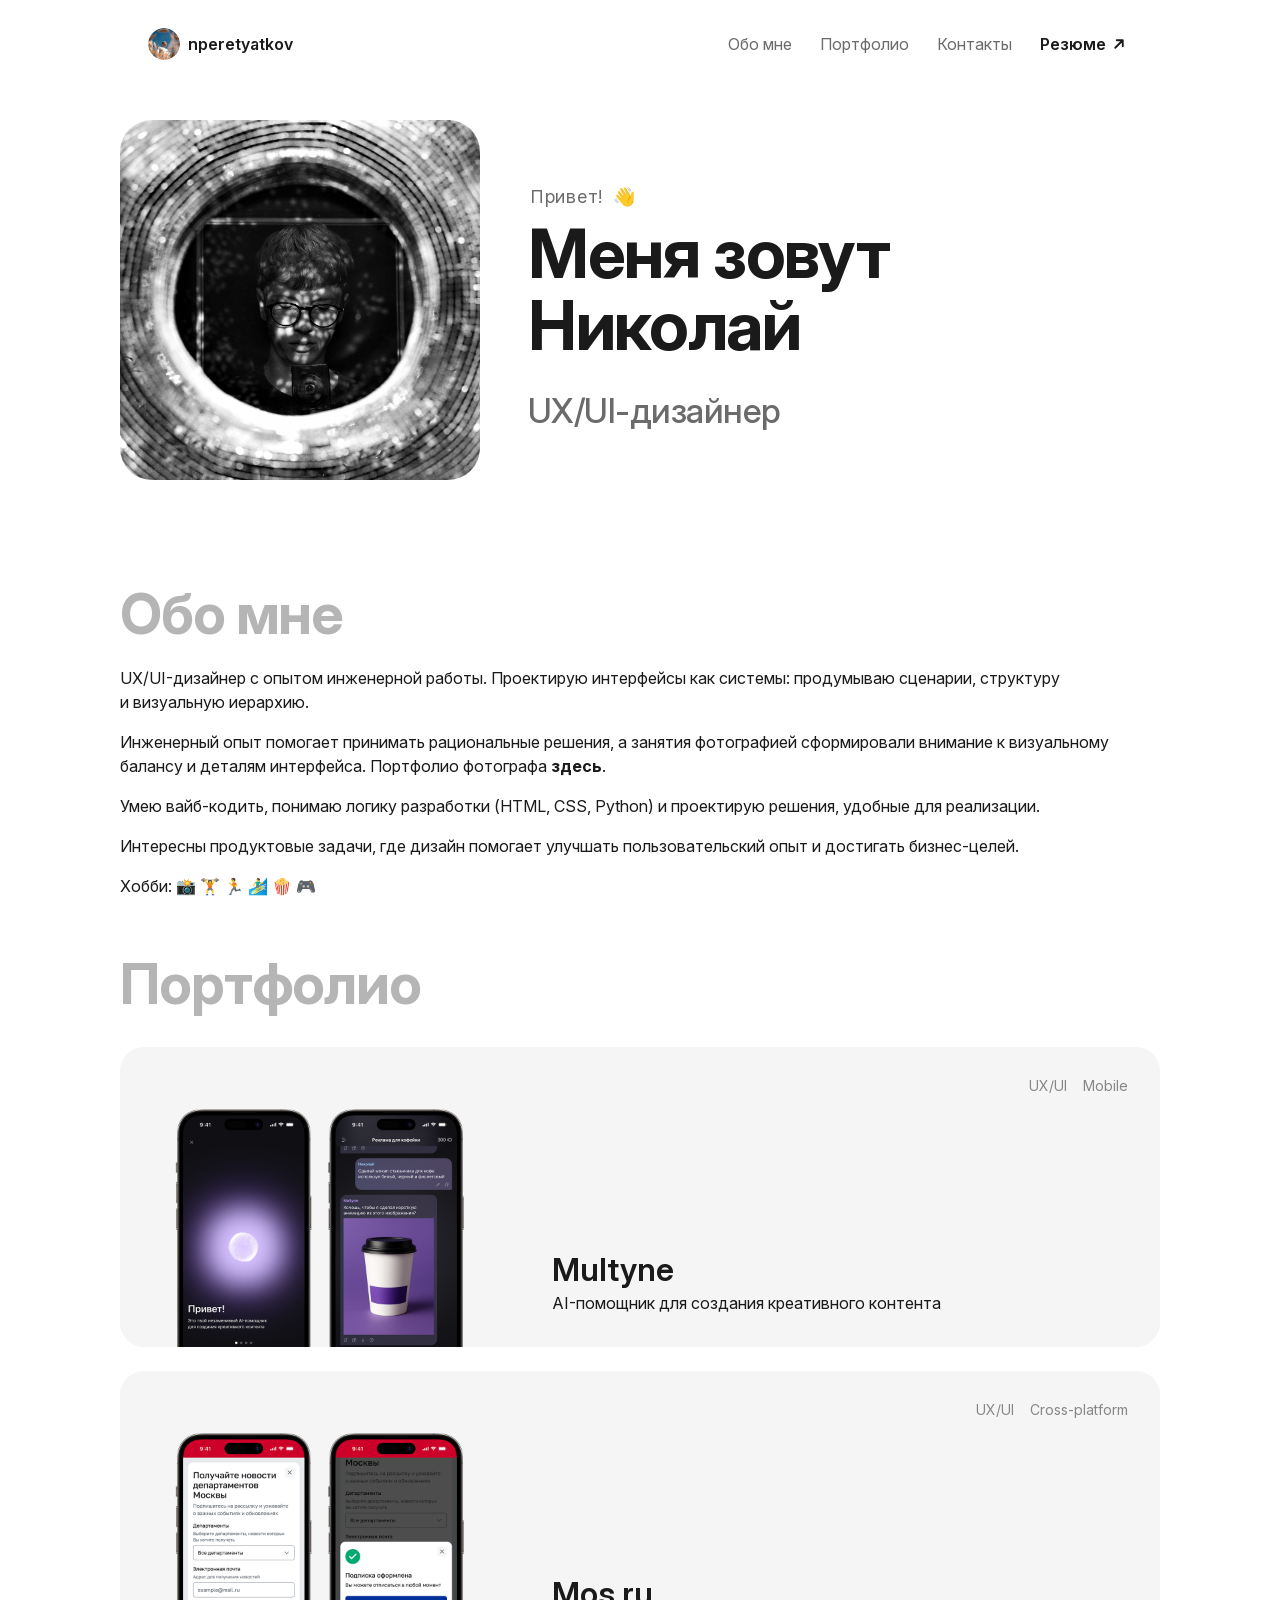
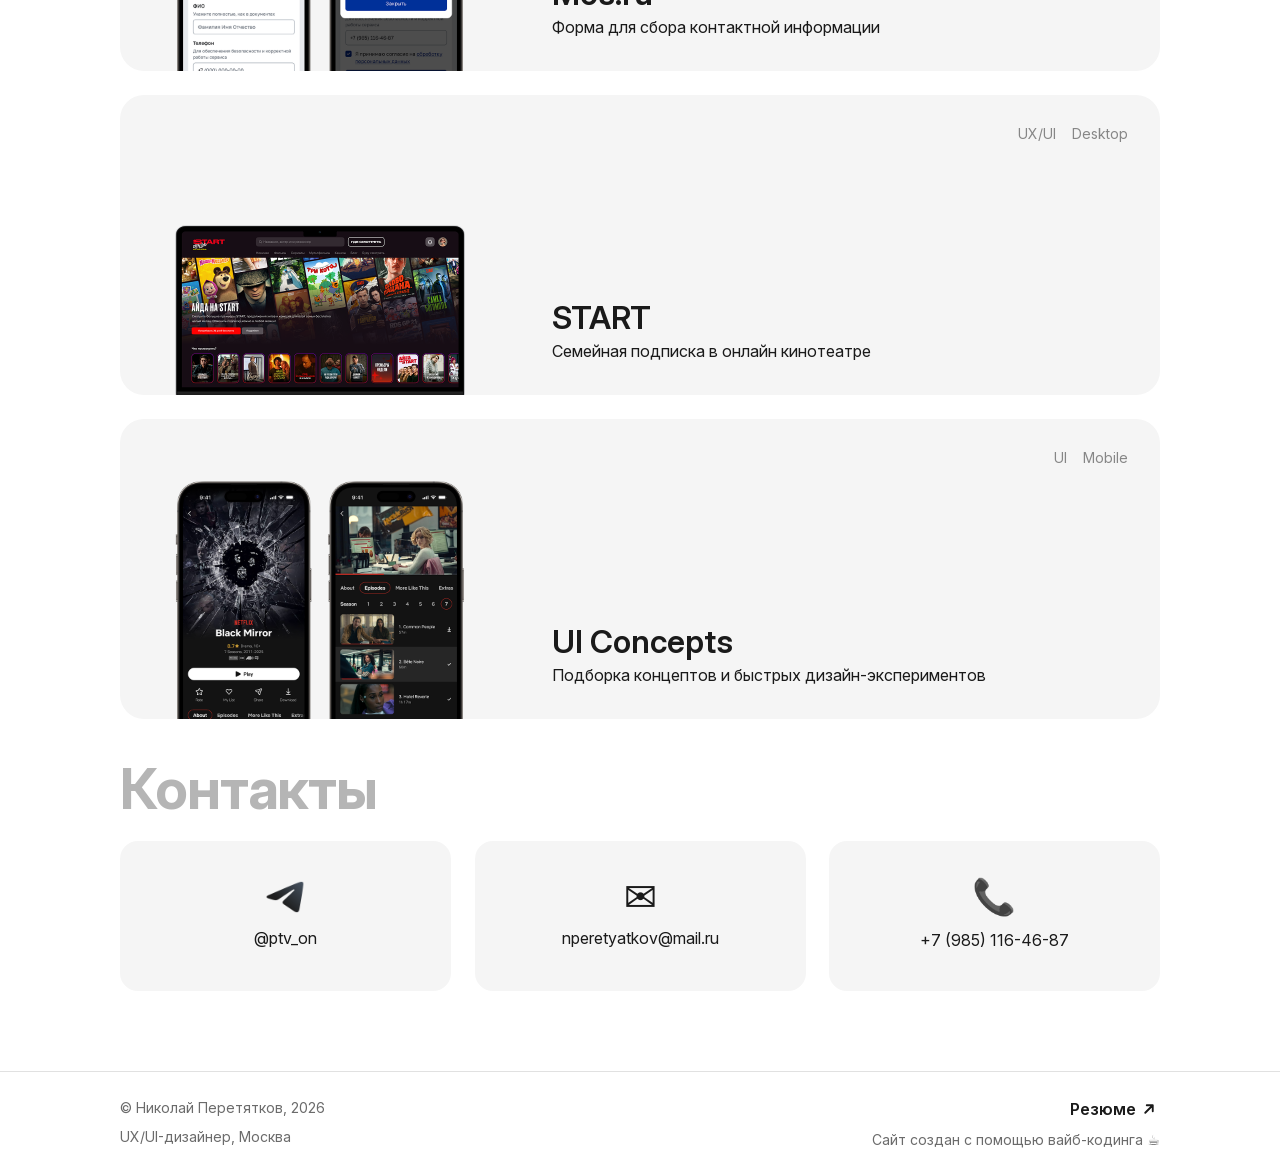
<file: index.html>
<!DOCTYPE html>
<html lang="ru" class="is-loading">

<head>

  <meta charset="UTF-8" />
  <meta name="viewport" content="width=device-width, initial-scale=1.0" />
  <link rel="icon" href="/favicon.ico" sizes="any" />
  <link rel="icon" type="image/png" sizes="48x48" href="/favicon.png" />
  <link
    rel="preload"
    href="assets/fonts/InterVariable.woff2"
    as="font"
    type="font/woff2"
    crossorigin
  >

  <title>nperetyatkov</title>
  <meta
    name="description"
    content="Портфолио UX/UI-дизайнера Николая Перетяткова: кейсы цифровых продуктов, проектирование пользовательских сценариев, интерфейсов и дизайн-систем."
  >
  <link rel="canonical" href="https://nperetyatkov.ru">
  <meta property="og:type" content="website">
  <meta property="og:locale" content="ru_RU">
  <meta property="og:site_name" content="nperetyatkov">
  <meta property="og:title" content="Николай Перетятков">
  <meta property="og:description" content="UX/UI-дизайнер">
  <meta property="og:image" content="assets/images/og/home-1200x630.jpg">
  <meta name="twitter:card" content="summary_large_image">
  <meta name="twitter:title" content="Николай Перетятков">
  <meta name="twitter:description" content="UX/UI-дизайнер">
  <meta name="twitter:image" content="assets/images/og/home-1200x630.jpg">
  <script type="application/ld+json">
    {
      "@context": "https://schema.org",
      "@type": "Person",
      "name": "Николай Перетятков",
      "url": "https://nperetyatkov.ru",
      "jobTitle": "UX/UI-дизайнер",
      "description": "UX/UI-дизайнер с опытом инженерной работы. Проектирует интерфейсы как системы: продумывает сценарии, структуру и визуальную иерархию."
    }
  </script>
  <script type="application/ld+json">
    {
      "@context": "https://schema.org",
      "@type": "WebSite",
      "name": "nperetyatkov",
      "url": "https://nperetyatkov.ru",
      "inLanguage": "ru-RU"
    }
  </script>

  <style>
    @media (min-width: 800px) and (any-hover: hover) and (any-pointer: fine) {
      html.has-custom-cursor,
      html.has-custom-cursor body,
      html.has-custom-cursor * {
        cursor: none !important;
      }
    }
  </style>
  <link rel="stylesheet" href="styles/main.css" />
  <script src="scripts/analytics.js"></script>
  <noscript><div><img src="https://mc.yandex.ru/watch/107224695" style="position:absolute; left:-9999px;" alt="" /></div></noscript>

</head>

<body id="top">

  <header class="header">
    <div class="header-inner">
      <div class="header-top">
        <a href="#top" class="brand brand-link">
          <img
            src="assets/images/layout/header/brand-avatar.png"
            alt="Avatar"
            class="avatar"
            width="32"
            height="32"
          />
          <span class="logo">nperetyatkov</span>
        </a>

        <nav class="nav">
          <a href="#about" class="nav-link">Обо мне</a>
          <a href="#projects" class="nav-link">Портфолио</a>
          <a href="#contact" class="nav-link">Контакты</a>

          <a href="https://drive.google.com/file/d/1b1cU3eUuWij1T8GxHsS6-HTpoBDSPTKB/view?usp=sharing" target="_blank" rel="noopener noreferrer" class="nav-resume">
            Резюме
            <svg
              class="resume-icon"
              viewBox="0 0 24 24"
              fill="none"
              width="18"
              height="18"
              aria-hidden="true"
            >
              <path
                d="M7 17L17 7M17 7H9M17 7V15"
                stroke="currentColor"
                stroke-width="2.5"
                stroke-linecap="round"
                stroke-linejoin="round"
              />
            </svg>
          </a>
        </nav>
        
        <button class="burger" aria-label="Открыть меню" aria-expanded="false">
          <span></span>
          <span></span>
          <span></span>
        </button>
      </div>
      <div class="mobile-menu" aria-hidden="true">
        <nav class="mobile-nav">
          <a href="#about">Обо мне</a>
          <a href="#projects">Портфолио</a>
          <a href="#contact">Контакты</a>
          <a href="https://drive.google.com/file/d/1b1cU3eUuWij1T8GxHsS6-HTpoBDSPTKB/view?usp=sharing" target="_blank" rel="noopener noreferrer" class="mobile-resume">
            Резюме
            <svg
              class="resume-icon"
              viewBox="0 0 24 24"
              fill="none"
              width="18"
              height="18"
              aria-hidden="true"
            >
              <path
                d="M7 17L17 7M17 7H9M17 7V15"
                stroke="currentColor"
                stroke-width="2.5"
                stroke-linecap="round"
                stroke-linejoin="round"
              />
            </svg>
          </a>
        </nav>
      </div>
    </div>
  </header>


<main>

  <section class="hero">
    <div class="container">
      <div class="hero-layout">
        <div class="hero-media">
          <img
            src="assets/images/pages/home/hero-photo.jpg"
            alt="Николай Перетятков"
            class="hero-photo"
            width="480"
            height="640"
          />
        </div>

        <div class="hero-text-wrap">
          <p class="hero-greeting">
            Привет!
            <span class="wave" aria-hidden="true">👋</span>
          </p>

          <h1 class="hero-title">
            Меня зовут Николай<br />
            <span>UX/UI-дизайнер</span>
          </h1>
        </div>
      </div>
    </div>
  </section>

  <section id="about" class="section">
    <div class="container">
      <h2>Обо мне</h2>

      <div>
        <p>
          UX/UI-дизайнер с опытом инженерной работы.
          Проектирую интерфейсы как системы: продумываю сценарии, структуру
          и визуальную иерархию.
        </p>

        <p>
          Инженерный опыт помогает принимать рациональные решения, а занятия
          фотографией сформировали внимание к визуальному балансу и деталям
          интерфейса. Портфолио фотографа
          <a
            class="about-inline-link"
            href="https://nickframer.com/"
            target="_blank"
            rel="noopener noreferrer"
          >здесь</a>.
        </p>

        <p>
          Умею вайб-кодить, понимаю логику разработки (HTML, CSS, Python) и проектирую решения,
          удобные для реализации.
        </p>

        <p>
          Интересны продуктовые задачи, где дизайн помогает улучшать
          пользовательский опыт и достигать бизнес-целей.
        </p>

        <p>
          Хобби:  📸 🏋️ 🏃 🏄‍♂️ 🍿 🎮
        </p>
      </div>
    </div>
  </section>

<section id="projects" class="section">
  <div class="container">
    <h2>Портфолио</h2>

    <div class="portfolio">
      <article class="project-card">
        <a href="/project-multyne/" class="project-card-link">

          <div class="project-card-media">
            <img
              src="assets/images/pages/home/project-multyne.png"
              alt="Проект Multyne"
              width="800"
              height="600"
            />
          </div>

          <div class="project-card-content">
            <div class="project-card-tags">
              <span class="project-tag">UX/UI</span>
              <span class="project-tag">Mobile</span>
            </div>

            <h3 class="project-card-title">
              Multyne
            </h3>

            <p class="project-card-description">
              AI-помощник для создания креативного контента
            </p>
          </div>

        </a>
      </article>

      <article class="project-card">
        <a href="/project-mosru/" class="project-card-link">

          <div class="project-card-media">
            <img
              src="assets/images/pages/home/project-mosru.png"
              alt="Проект Mos.ru"
              width="800"
              height="600"
            />
          </div>

          <div class="project-card-content">
            <div class="project-card-tags">
              <span class="project-tag">UX/UI</span>
              <span class="project-tag">Cross-platform</span>
            </div>

            <h3 class="project-card-title">
              Mos.ru
            </h3>

            <p class="project-card-description">
              Форма для сбора контактной информации
            </p>
          </div>

        </a>
      </article>

      <article class="project-card">
        <a href="/project-start/" class="project-card-link">

          <div class="project-card-media">
            <img
              src="assets/images/pages/home/project-start.png"
              alt="Проект START"
              width="800"
              height="600"
            />
          </div>

          <div class="project-card-content">
            <div class="project-card-tags">
              <span class="project-tag">UX/UI</span>
              <span class="project-tag">Desktop</span>
            </div>

            <h3 class="project-card-title">
              START
            </h3>

            <p class="project-card-description">
              Семейная подписка в онлайн кинотеатре
            </p>
          </div>

        </a>
      </article>

      <article class="project-card">
        <a href="/project-ui-concepts/" class="project-card-link">

          <div class="project-card-media">
            <img
              src="assets/images/pages/home/project-ui-concepts.png"
              alt="Проект UI Concepts"
              width="2080"
              height="1170"
            />
          </div>

          <div class="project-card-content">
            <div class="project-card-tags">
              <span class="project-tag">UI</span>
              <span class="project-tag">Mobile</span>
            </div>

            <h3 class="project-card-title">
              UI Concepts
            </h3>

            <p class="project-card-description">
              Подборка концептов и быстрых дизайн-экспериментов
            </p>
          </div>

        </a>
      </article>
    </div>

  </div>
</section>

  <section id="contact" class="section contact">
    <div class="container">
      <h2>Контакты</h2>

      <div class="contact-layout">
        <div class="contact-card" aria-label="Каналы связи">
          <a href="https://t.me/ptv_on" target="_blank" rel="noopener noreferrer" class="contact-link">
            <p class="contact-link-head" aria-hidden="true">
              <img
                src="assets/images/pages/home/telegram-logo.png"
                alt=""
                class="contact-link-icon"
                width="40"
                height="40"
              />
            </p>
            <div class="contact-link-text" aria-live="polite">
              <p class="contact-link-value contact-link-value--default">@ptv_on</p>
              <p class="contact-link-value contact-link-value--hover">Написать в Телеграм</p>
            </div>
          </a>

          <a
            href="mailto:nperetyatkov@mail.ru"
            class="contact-link contact-link--primary contact-link-email"
            data-email="nperetyatkov@mail.ru"
          >
            <p class="contact-link-head" aria-hidden="true">✉️</p>
            <div class="contact-link-text" aria-live="polite">
              <p class="contact-link-value contact-link-value--default">nperetyatkov@mail.ru</p>
              <p class="contact-link-value contact-link-value--hover">Скопировать почту</p>
              <p class="contact-link-value contact-link-value--copied">Почта скопирована</p>
            </div>
          </a>

          <a href="tel:+79851164687" class="contact-link contact-link-phone" data-phone="+7 (985) 116-46-87">
            <p class="contact-link-head" aria-hidden="true">📞</p>
            <div class="contact-link-text" aria-live="polite">
              <p class="contact-link-value contact-link-value--default">+7 (985) 116-46-87</p>
              <p class="contact-link-value contact-link-value--hover">Скопировать номер</p>
              <p class="contact-link-value contact-link-value--copied">Номер скопирован</p>
            </div>
          </a>
        </div>
      </div>
    </div>
  </section>

</main>

<footer class="footer">
  <div class="container">
    <div class="footer-shell">
      <div class="footer-grid">
        <div class="footer-left">
          <p class="footer-copy">© Николай Перетятков, 2026</p>
          <p class="footer-role">UX/UI-дизайнер, Москва</p>
        </div>

        <div class="footer-right">
          <a href="https://drive.google.com/file/d/1b1cU3eUuWij1T8GxHsS6-HTpoBDSPTKB/view?usp=sharing" target="_blank" rel="noopener noreferrer" class="nav-resume footer-resume">
            Резюме
            <svg
              class="resume-icon"
              viewBox="0 0 24 24"
              fill="none"
              width="18"
              height="18"
              aria-hidden="true"
            >
              <path
                d="M7 17L17 7M17 7H9M17 7V15"
                stroke="currentColor"
                stroke-width="2.5"
                stroke-linecap="round"
                stroke-linejoin="round"
              />
            </svg>
          </a>

          <p class="footer-note">Сайт создан с помощью вайб-кодинга ☕️</p>
        </div>
      </div>
    </div>
  </div>
</footer>

  <div class="cursor" aria-hidden="true"></div>
<script type="module" src="scripts/main.js"></script>
<noscript>
    <p style="padding:16px;text-align:center">
      Для корректной работы сайта требуется включённый JavaScript.
    </p>
  </noscript>
</body>
</html>
</file>
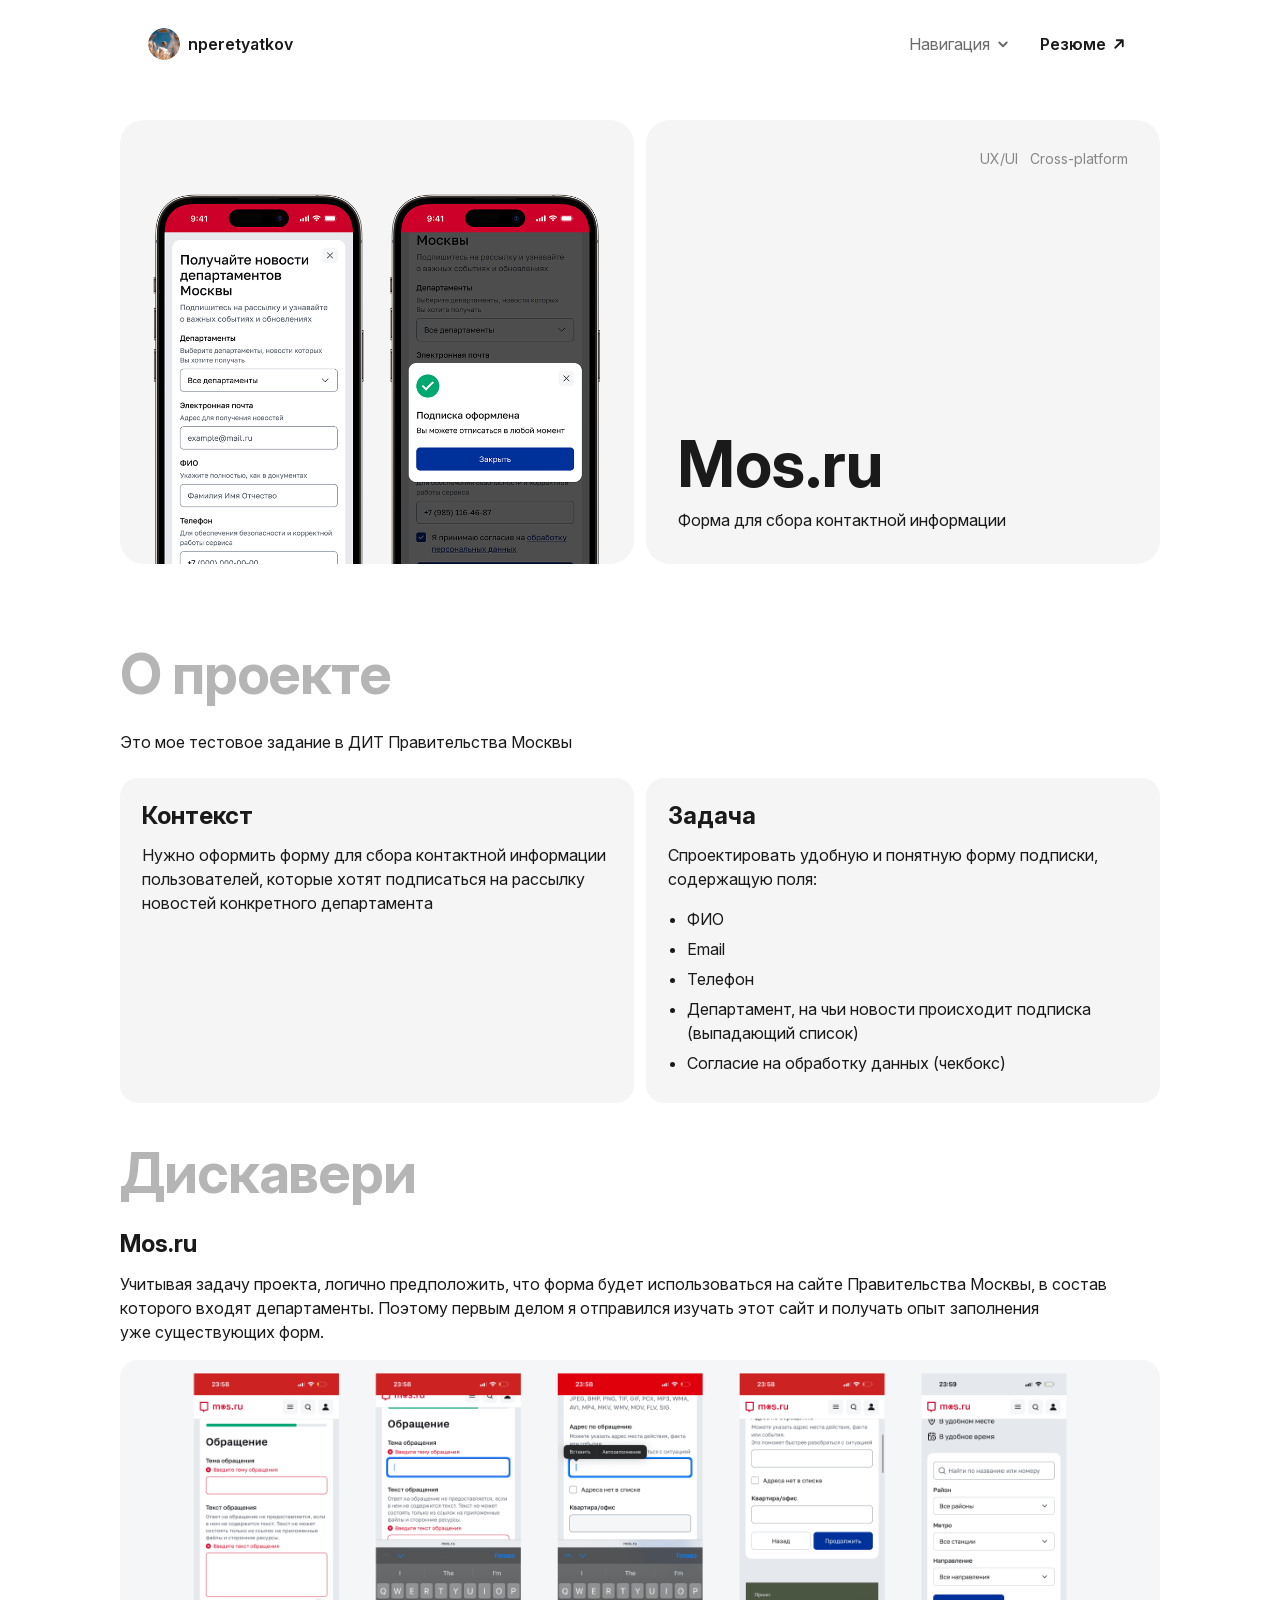
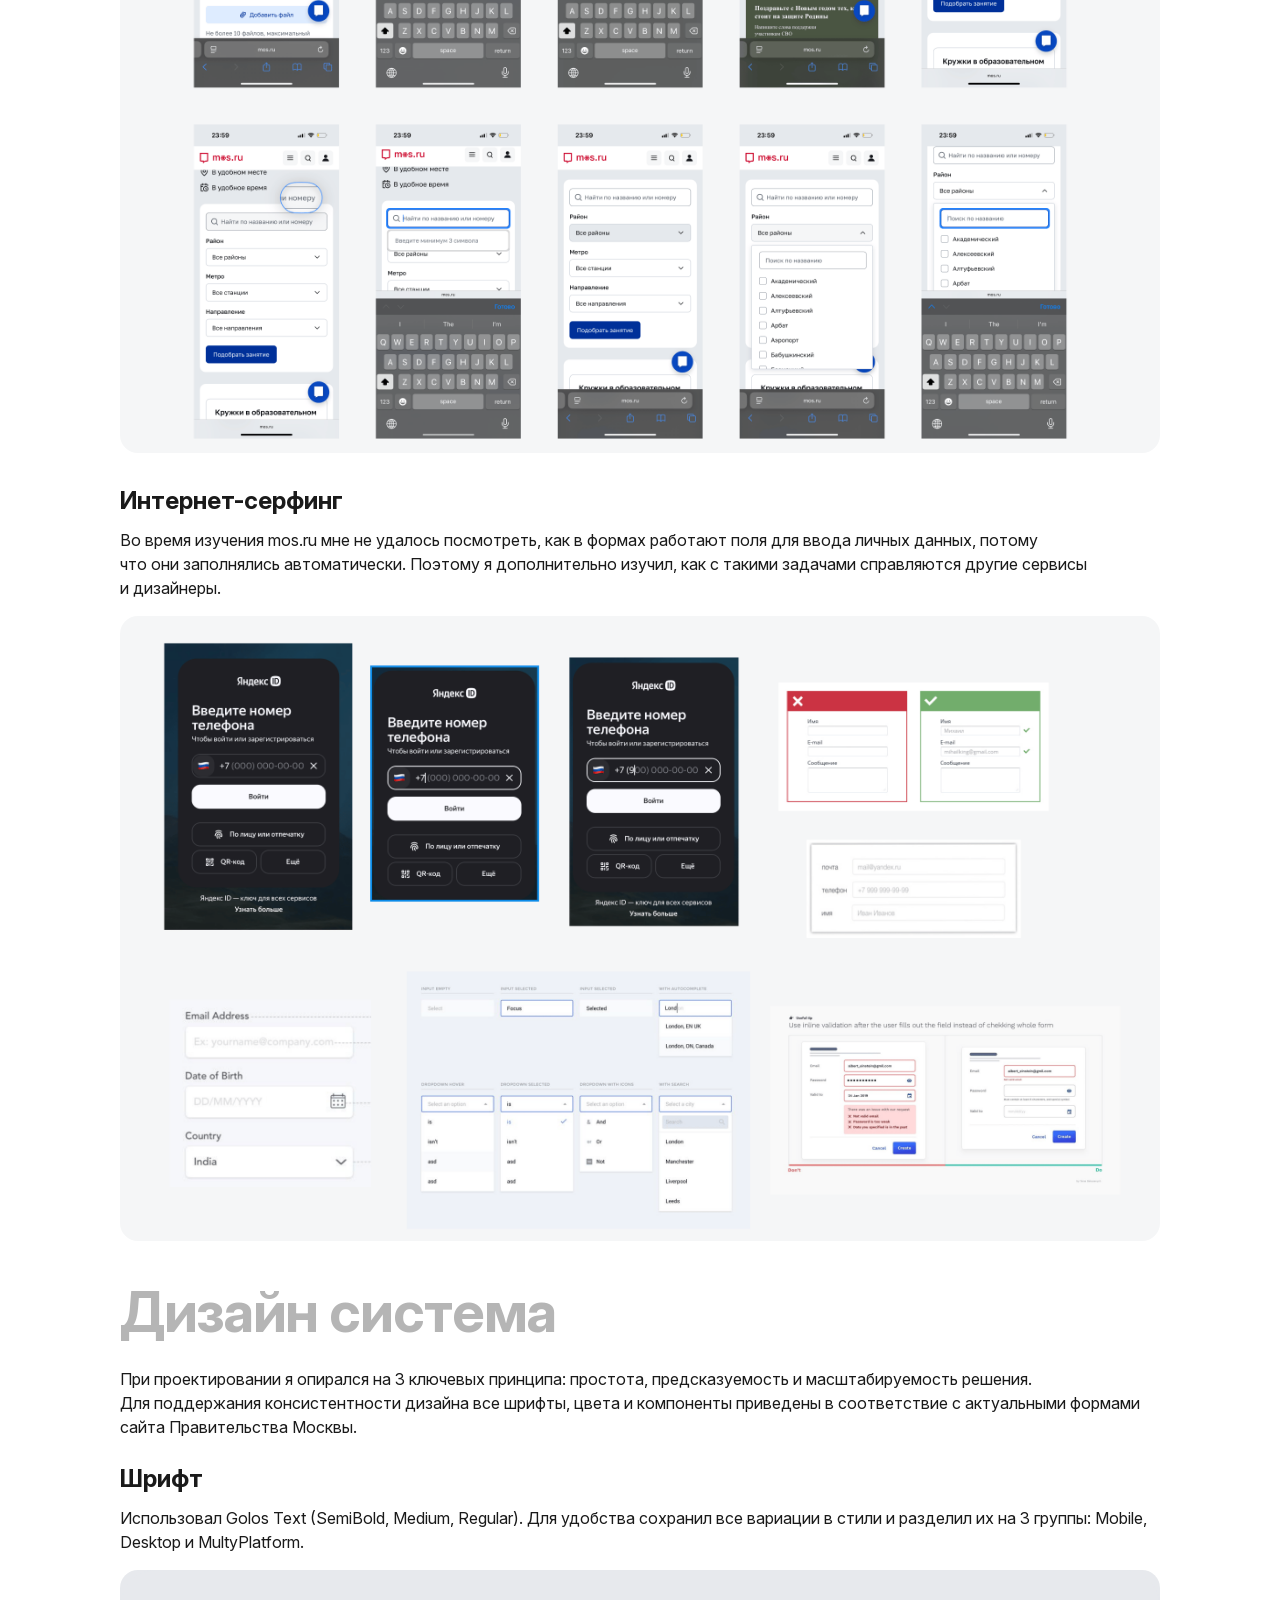
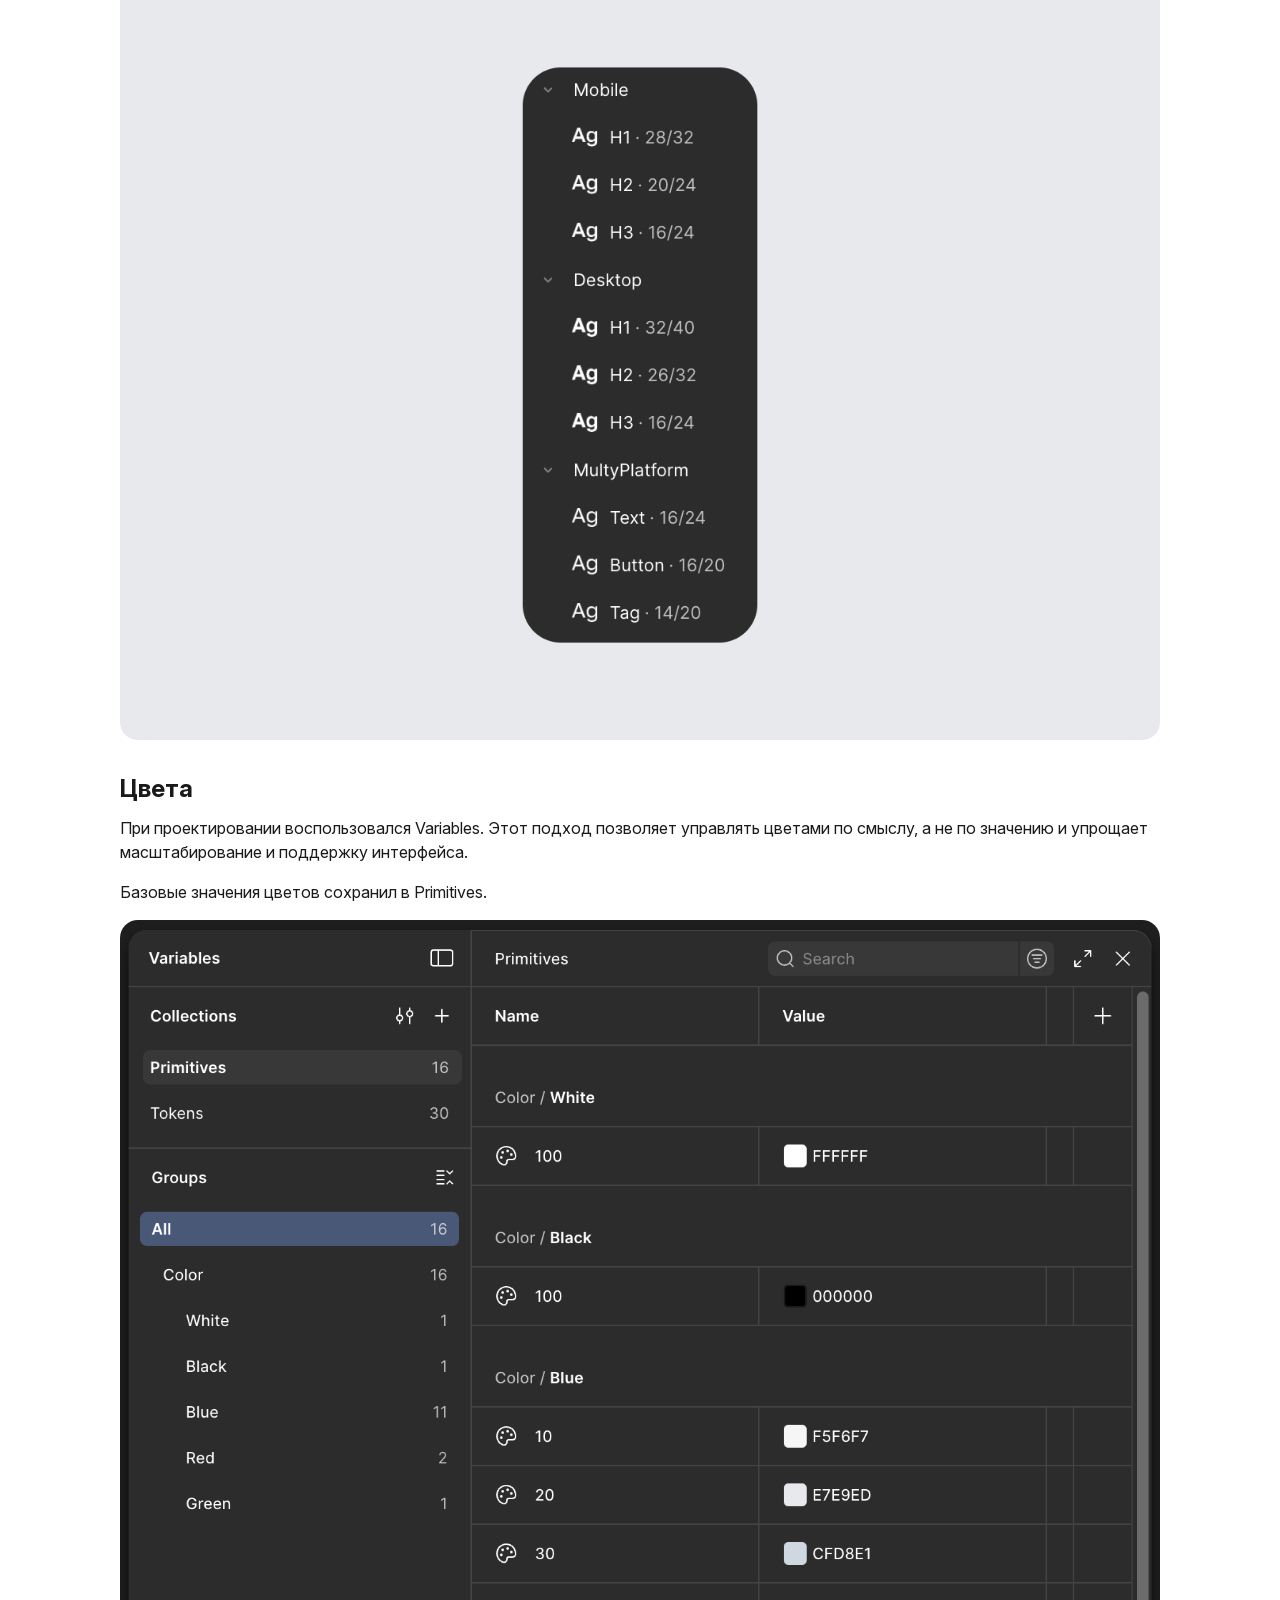
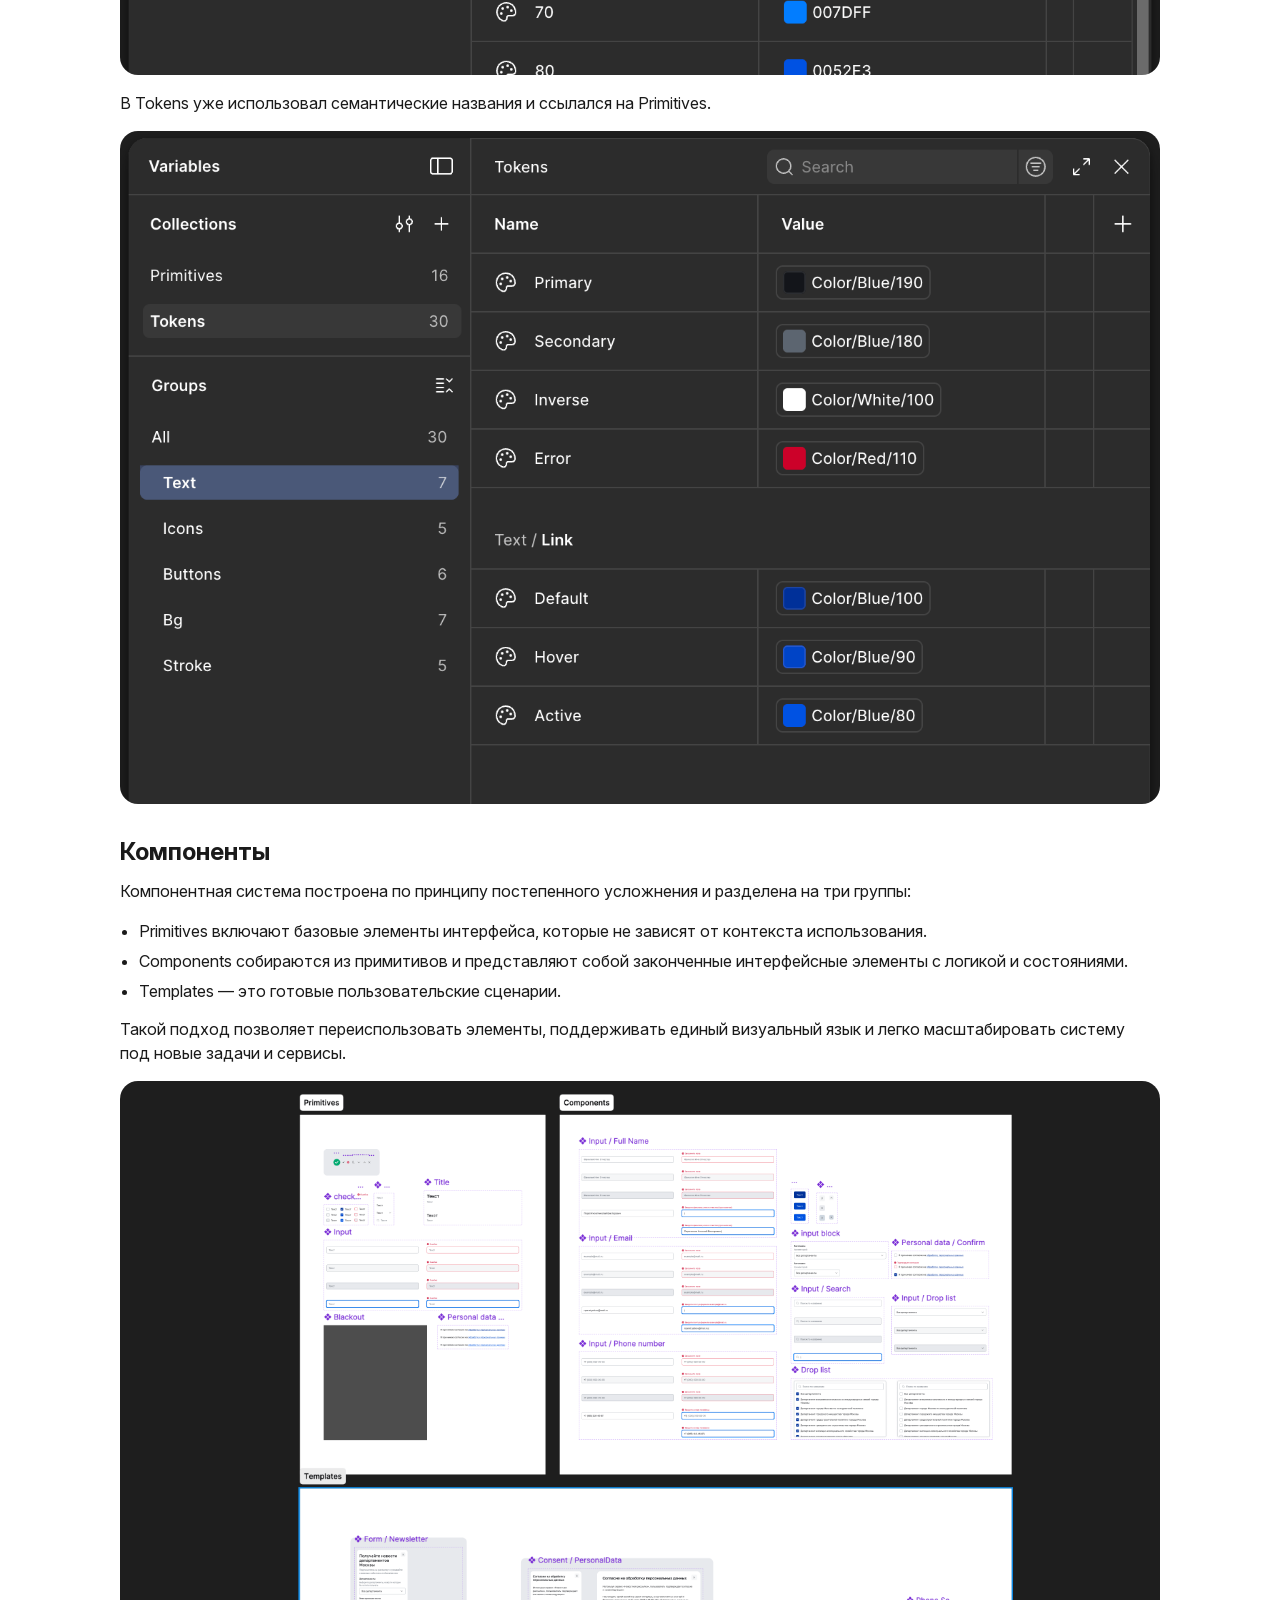
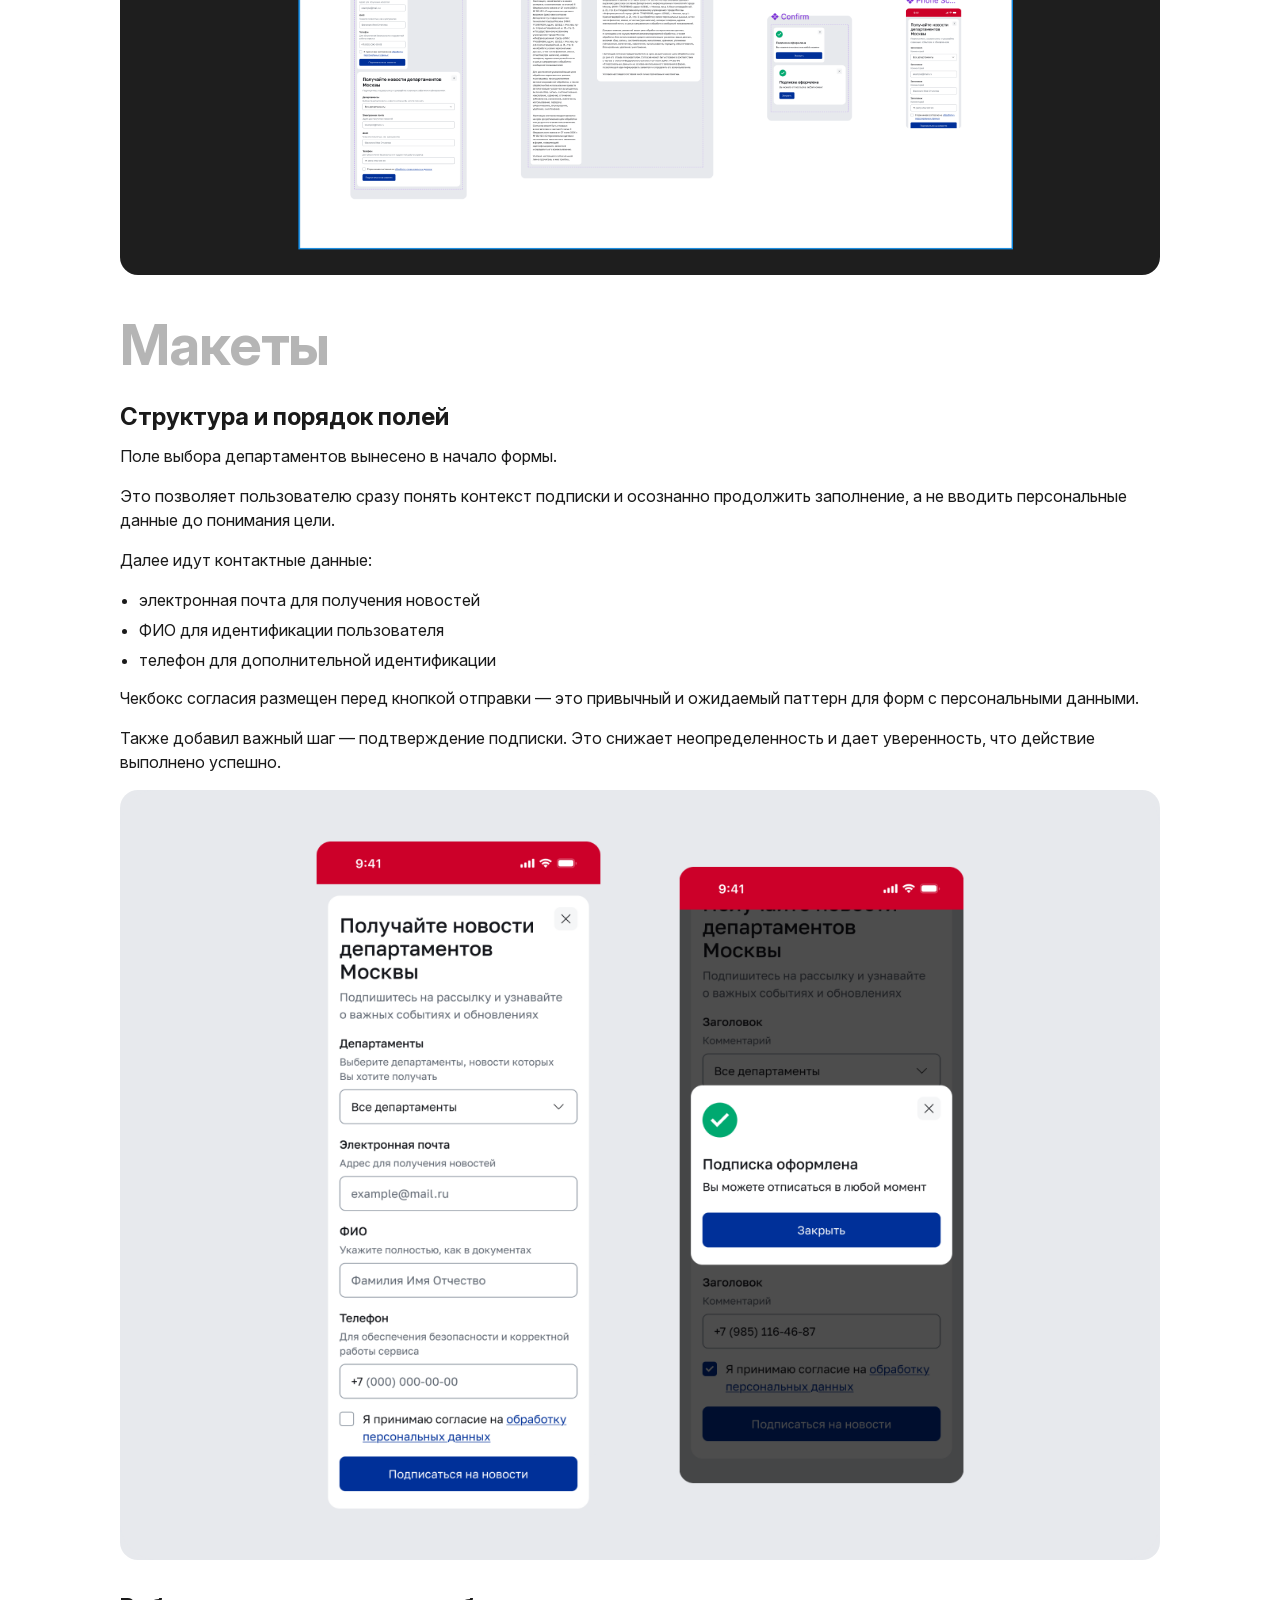
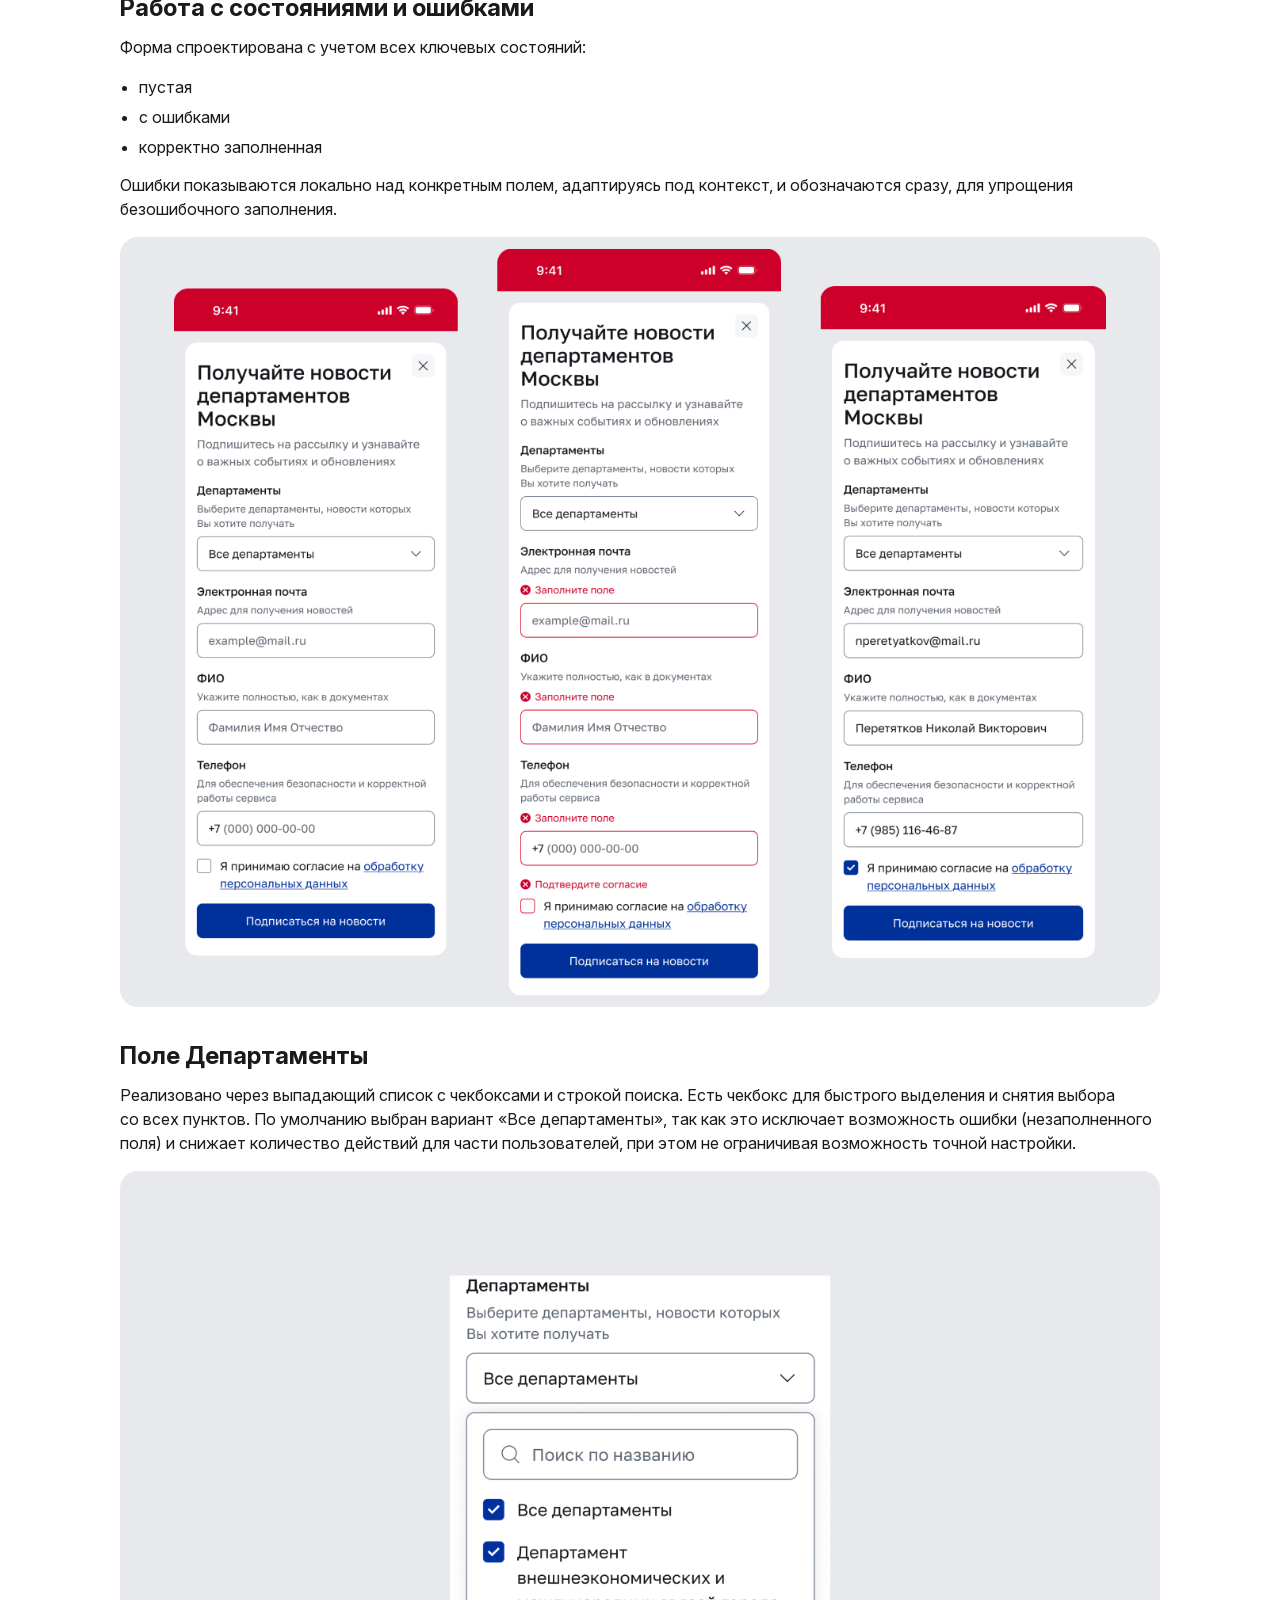
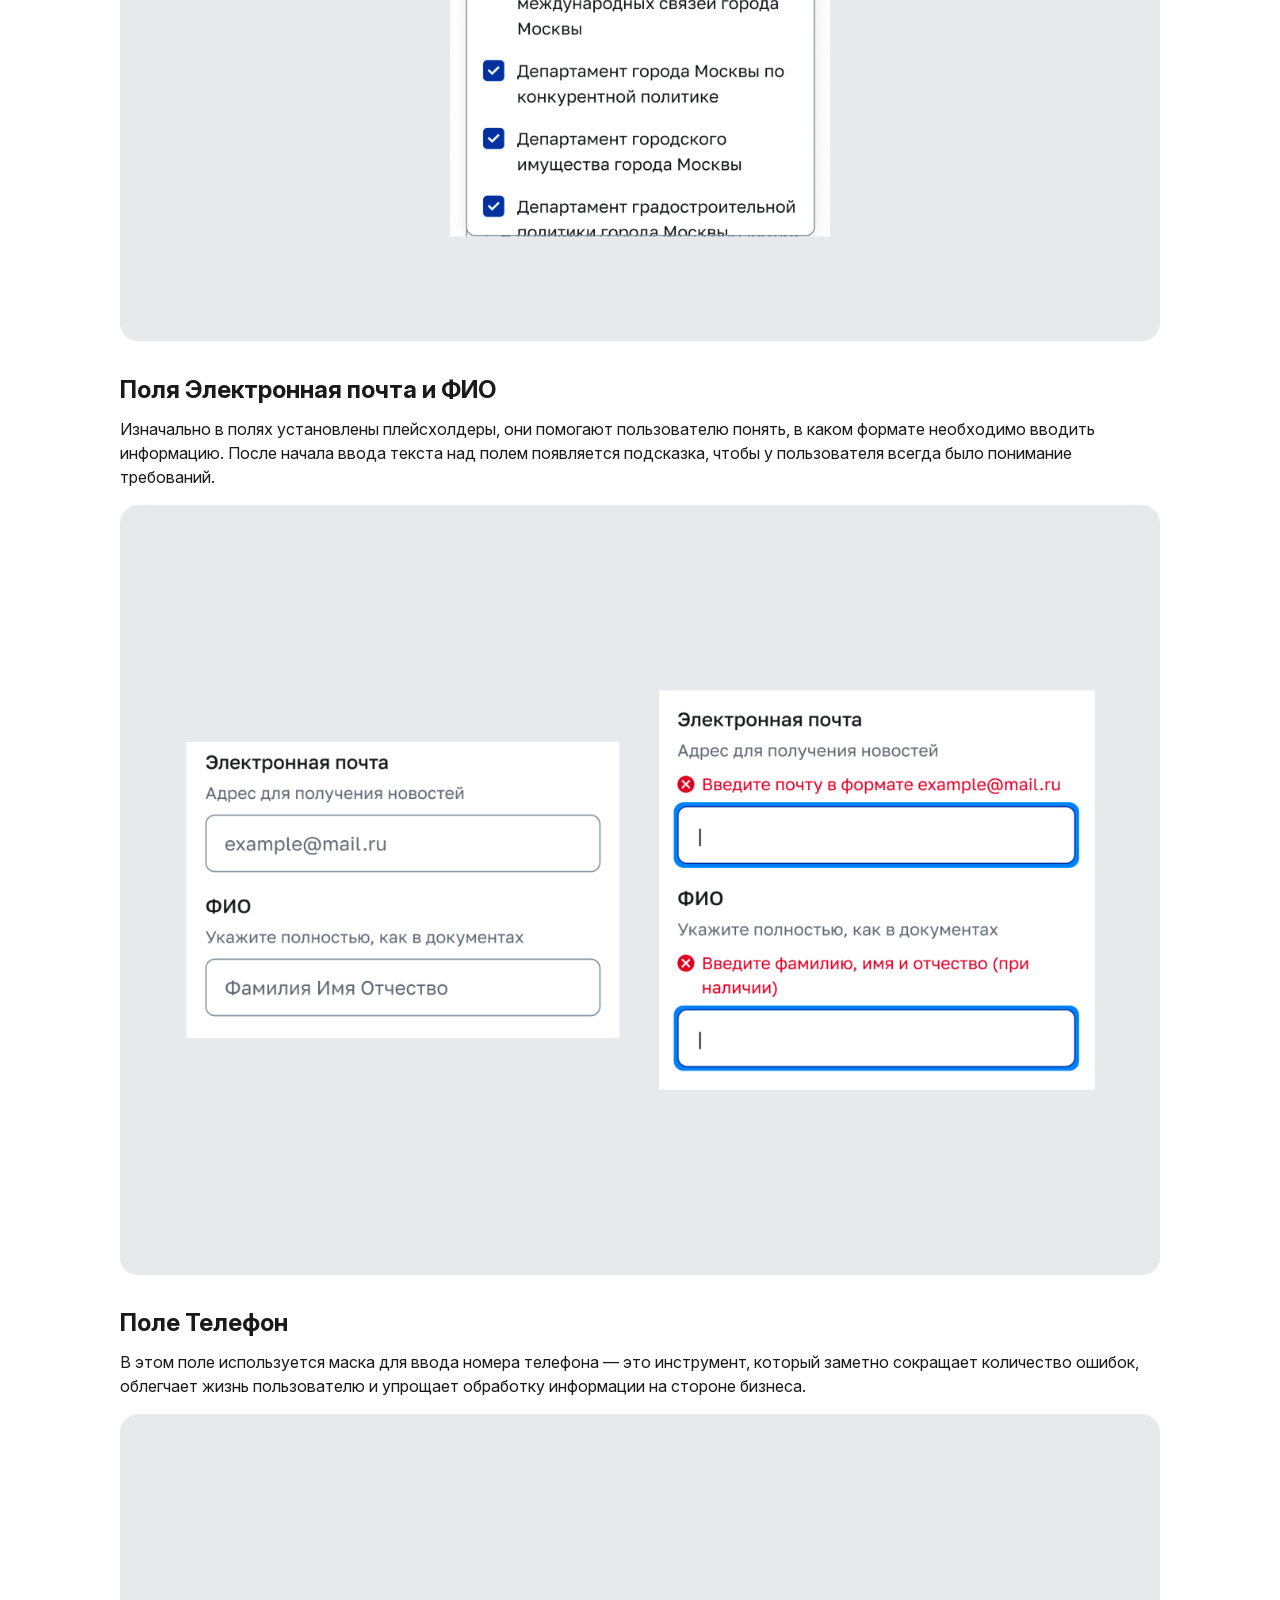
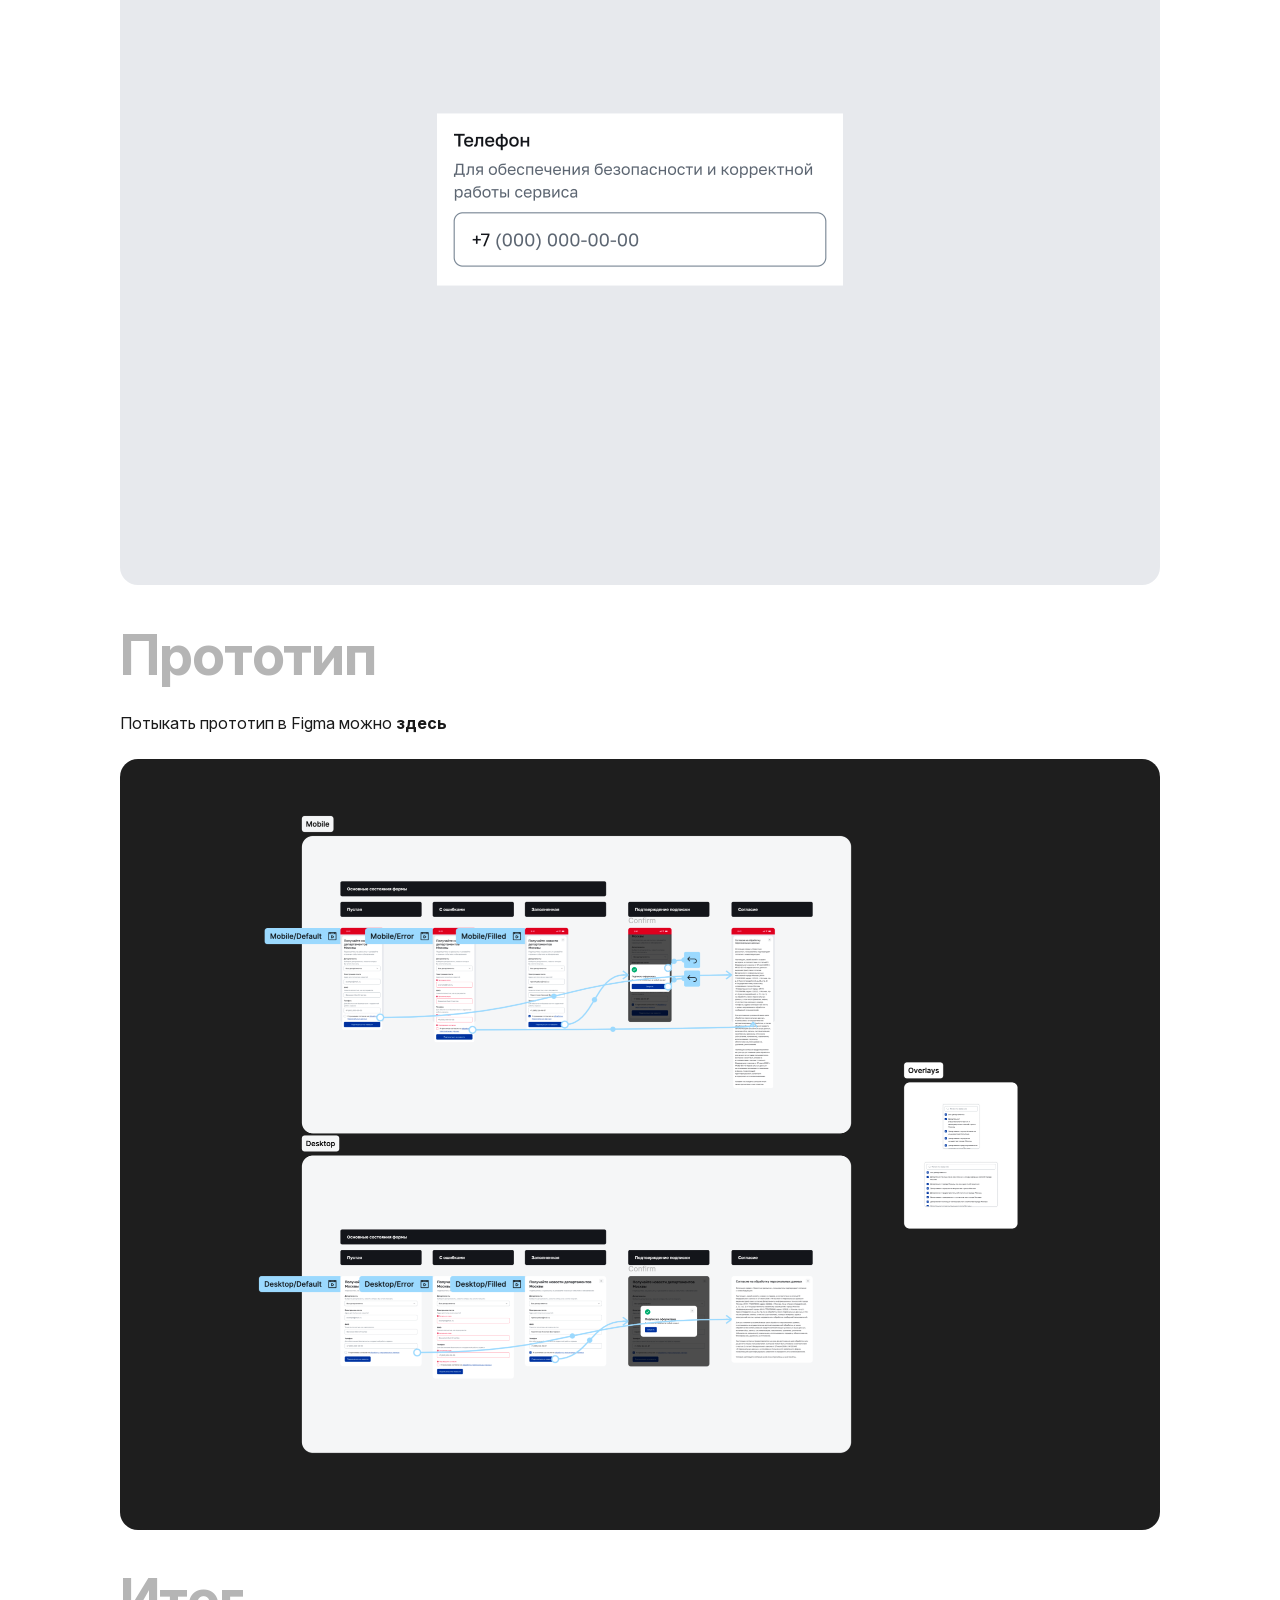
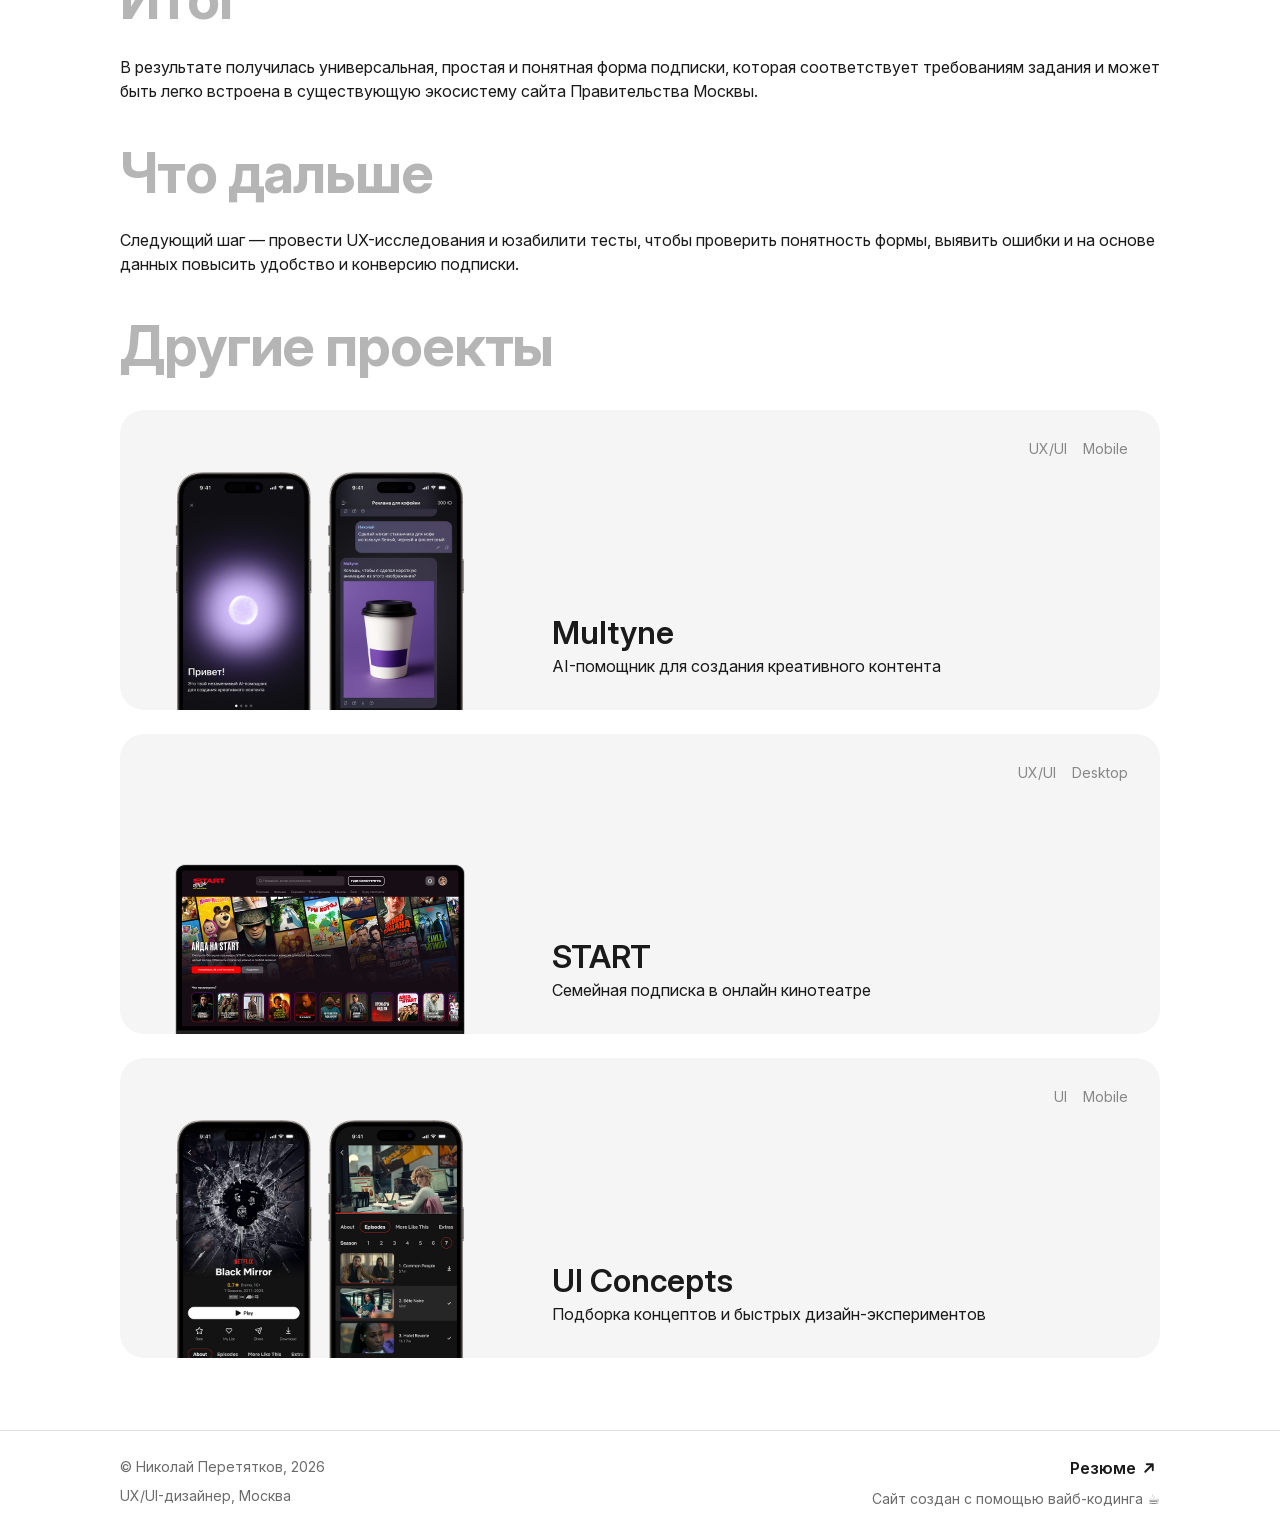
<file: project-mosru/index.html>
<!DOCTYPE html>
<html lang="ru" class="is-loading">

<head>

  <meta charset="UTF-8" />
  <meta name="viewport" content="width=device-width, initial-scale=1.0" />
  <link rel="icon" href="/favicon.ico" sizes="any" />
  <link rel="icon" type="image/png" sizes="48x48" href="/favicon.png" />
  <link
    rel="preload"
    href="../assets/fonts/InterVariable.woff2"
    as="font"
    type="font/woff2"
    crossorigin
  >

  <title>Mos.ru</title>
  <meta
    name="description"
    content="Форма для сбора контактной информации на Mos.ru: UX/UI-кейс с анализом сценариев, проектированием интерфейса, макетами и прототипом."
  >
  <link rel="canonical" href="https://nperetyatkov.ru/project-mosru/">
  <meta property="og:type" content="article">
  <meta property="og:locale" content="ru_RU">
  <meta property="og:site_name" content="nperetyatkov">
  <meta property="og:title" content="Кейс Mos.ru">
  <meta property="og:description" content="Форма для сбора контактной информации">
  <meta property="og:image" content="../assets/images/og/mosru-1200x630.jpg">
  <meta name="twitter:card" content="summary_large_image">
  <meta name="twitter:title" content="Кейс Mos.ru">
  <meta name="twitter:description" content="Форма для сбора контактной информации">
  <meta name="twitter:image" content="../assets/images/og/mosru-1200x630.jpg">

  <style>
    @media (min-width: 800px) and (any-hover: hover) and (any-pointer: fine) {
      html.has-custom-cursor,
      html.has-custom-cursor body,
      html.has-custom-cursor * {
        cursor: none !important;
      }
    }
  </style>
  <link rel="stylesheet" href="../styles/main.css" />
  <script src="../scripts/analytics.js"></script>
  <noscript><div><img src="https://mc.yandex.ru/watch/107224695" style="position:absolute; left:-9999px;" alt="" /></div></noscript>

</head>

<body class="project-page" id="top">
  <header class="header">
    <div class="header-inner">
      <div class="header-top">
        <a href="/" class="brand brand-link">
          <img
            src="../assets/images/layout/header/brand-avatar.png"
            alt="Avatar"
            class="avatar"
            width="32"
            height="32"
          />
          <span class="logo">nperetyatkov</span>
        </a>

        <nav class="nav">
          <details class="nav-dropdown">
            <summary class="nav-dropdown-trigger">
              Навигация
              <svg
                class="nav-dropdown-icon"
                viewBox="0 0 24 24"
                fill="none"
                width="18"
                height="18"
                aria-hidden="true"
              >
                <path
                  d="M7 10L12 15L17 10"
                  stroke="currentColor"
                  stroke-width="2.5"
                  stroke-linecap="round"
                  stroke-linejoin="round"
                />
              </svg>
            </summary>
            <div class="nav-dropdown-menu" role="menu" aria-label="Навигация по кейсу">
              <span class="nav-dropdown-pointer" aria-hidden="true">👈</span>
            </div>
          </details>

          <a href="https://drive.google.com/file/d/1b1cU3eUuWij1T8GxHsS6-HTpoBDSPTKB/view?usp=sharing" target="_blank" rel="noopener noreferrer" class="nav-resume">
            Резюме
            <svg
              class="resume-icon"
              viewBox="0 0 24 24"
              fill="none"
              width="18"
              height="18"
              aria-hidden="true"
            >
              <path
                d="M7 17L17 7M17 7H9M17 7V15"
                stroke="currentColor"
                stroke-width="2.5"
                stroke-linecap="round"
                stroke-linejoin="round"
              />
            </svg>
          </a>
        </nav>

        <button class="burger" aria-label="Открыть меню" aria-expanded="false">
          <span></span>
          <span></span>
          <span></span>
        </button>
      </div>
      <div class="mobile-menu" aria-hidden="true">
        <nav class="mobile-nav">
          <a href="https://drive.google.com/file/d/1b1cU3eUuWij1T8GxHsS6-HTpoBDSPTKB/view?usp=sharing" target="_blank" rel="noopener noreferrer" class="mobile-resume">
            Резюме
            <svg
              class="resume-icon"
              viewBox="0 0 24 24"
              fill="none"
              width="18"
              height="18"
              aria-hidden="true"
            >
              <path
                d="M7 17L17 7M17 7H9M17 7V15"
                stroke="currentColor"
                stroke-width="2.5"
                stroke-linecap="round"
                stroke-linejoin="round"
              />
            </svg>
          </a>
        </nav>
      </div>
    </div>
  </header>

  <main>
    <section class="project-hero">
      <div class="container">
        <div class="project-hero-layout">
          <div class="project-hero-media">
            <img
              src="../assets/images/pages/home/project-mosru.png"
              alt="Кейс mos.ru"
              width="800"
              height="600"
            />
          </div>
          <div class="project-hero-content">
            <div class="project-hero-tags">
              <span class="project-tag">UX/UI</span>
              <span class="project-tag">Cross-platform</span>
            </div>
            <h1 class="project-hero-title">Mos.ru</h1>
            <p class="project-hero-description">
              Форма для сбора контактной информации
            </p>
          </div>
        </div>
      </div>
    </section>

    <section id="about-project" class="section project-section project-section--about">
      <div class="container">
        <h2>О проекте</h2>
        <p class="project-lead">Это мое тестовое задание в ДИТ Правительства Москвы</p>
        <div class="project-grid">
          <article class="project-detail">
            <h3>Контекст</h3>
            <p>
              Нужно оформить форму для сбора контактной информации пользователей,
              которые хотят подписаться на рассылку новостей конкретного департамента
            </p>
          </article>
          <article class="project-detail">
            <h3>Задача</h3>
            <p>Спроектировать удобную и понятную форму подписки, содержащую поля:</p>
            <ul>
              <li>ФИО</li>
              <li>Email</li>
              <li>Телефон</li>
              <li>Департамент, на чьи новости происходит подписка (выпадающий список)</li>
              <li>Согласие на обработку данных (чекбокс)</li>
            </ul>
          </article>
        </div>
      </div>
    </section>

    <section id="discovery" class="section project-section">
      <div class="container">
        <h2>Дискавери</h2>
        <div class="project-flow">
          <article class="project-detail">
            <h3>Mos.ru</h3>
            <p>
              Учитывая задачу проекта, логично предположить, что форма будет
              использоваться на сайте Правительства Москвы, в состав которого
              входят департаменты. Поэтому первым делом я отправился изучать
              этот сайт и получать опыт заполнения уже существующих форм.
            </p>
            <figure class="project-image-block">
              <img
                src="../assets/images/pages/projects/mosru/discovery-mosru.png"
                alt="Примеры мобильных форм и сценариев на mos.ru"
                width="2376"
                height="1584"
              />
            </figure>
          </article>
          <article class="project-detail">
            <h3>Интернет-серфинг</h3>
            <p>
              Во время изучения mos.ru мне не удалось посмотреть, как в формах
              работают поля для ввода личных данных, потому что они заполнялись
              автоматически. Поэтому я дополнительно изучил, как с такими задачами
              справляются другие сервисы и дизайнеры.
            </p>
            <figure class="project-image-block">
              <img
                src="../assets/images/pages/projects/mosru/discovery-references.png"
                alt="Референсы по обработке форм и ошибок"
                width="2278"
                height="1370"
              />
            </figure>
          </article>
        </div>
      </div>
    </section>

    <section id="design-system" class="section project-section">
      <div class="container">
        <h2>Дизайн система</h2>
        <p class="project-lead">
          При проектировании я опирался на 3 ключевых принципа: простота,
          предсказуемость и масштабируемость решения. Для поддержания
          консистентности дизайна все шрифты, цвета и компоненты приведены в
          соответствие с актуальными формами сайта Правительства Москвы.
        </p>
        <div class="project-flow">
          <article class="project-detail">
            <h3>Шрифт</h3>
            <p>
              Использовал Golos Text (SemiBold, Medium, Regular). Для удобства
              сохранил все вариации в стили и разделил их на 3 группы: Mobile,
              Desktop и MultyPlatform.
            </p>
            <figure class="project-image-block">
              <img
                src="../assets/images/pages/projects/mosru/design-font.png"
                alt="Шрифтовая шкала для Mobile, Desktop и MultyPlatform"
                width="1312"
                height="972"
              />
            </figure>
          </article>
          <article class="project-detail">
            <h3>Цвета</h3>
            <p>
              При проектировании воспользовался Variables. Этот подход позволяет
              управлять цветами по смыслу, а не по значению и упрощает
              масштабирование и поддержку интерфейса.
            </p>
            <p>
              Базовые значения цветов сохранил в Primitives.
            </p>
            <figure class="project-image-block">
              <img
                src="../assets/images/pages/projects/mosru/design-colors-primitives.png"
                alt="Базовые цветовые примитивы"
                width="1454"
                height="1056"
              />
            </figure>
            <p>
              В Tokens уже использовал семантические названия и ссылался на
              Primitives.
            </p>
            <figure class="project-image-block">
              <img
                src="../assets/images/pages/projects/mosru/design-tokens.png"
                alt="Семантические цветовые токены"
                width="1456"
                height="942"
              />
            </figure>
          </article>
          <article class="project-detail">
            <h3>Компоненты</h3>
            <p>
              Компонентная система построена по принципу постепенного усложнения и
              разделена на три группы:
            </p>
            <ul>
              <li>
                Primitives включают базовые элементы интерфейса, которые не
                зависят от контекста использования.
              </li>
              <li>
                Components собираются из примитивов и представляют собой
                законченные интерфейсные элементы с логикой и состояниями.
              </li>
              <li>Templates — это готовые пользовательские сценарии.</li>
            </ul>
            <p>
              Такой подход позволяет переиспользовать элементы, поддерживать
              единый визуальный язык и легко масштабировать систему под новые
              задачи и сервисы.
            </p>
            <figure class="project-image-block">
              <img
                src="../assets/images/pages/projects/mosru/design-components.png"
                alt="Компонентная структура: primitives, components, templates"
                width="3056"
                height="2332"
              />
            </figure>
          </article>
        </div>
      </div>
    </section>

    <section id="layouts" class="section project-section">
      <div class="container">
        <h2>Макеты</h2>
        <div class="project-flow">
          <article class="project-detail">
            <h3>Структура и порядок полей</h3>
            <p>
              Поле выбора департаментов вынесено в начало формы.
            </p>
            <p>
              Это позволяет пользователю сразу понять контекст подписки и
              осознанно продолжить заполнение, а не вводить персональные данные
              до понимания цели.
            </p>
            <p>Далее идут контактные данные:</p>
            <ul>
              <li>электронная почта для получения новостей</li>
              <li>ФИО для идентификации пользователя</li>
              <li>телефон для дополнительной идентификации</li>
            </ul>
            <p>
              Чекбокс согласия размещен перед кнопкой отправки — это привычный и
              ожидаемый паттерн для форм с персональными данными.
            </p>
            <p>
              Также добавил важный шаг — подтверждение подписки. Это снижает
              неопределенность и дает уверенность, что действие выполнено
              успешно.
            </p>
            <figure class="project-image-block">
              <img
                src="../assets/images/pages/projects/mosru/layout-research-patterns.png"
                alt="Референсы по паттернам ввода и валидации"
                width="1312"
                height="972"
              />
            </figure>
          </article>
          <article class="project-detail">
            <h3>Работа с состояниями и ошибками</h3>
            <p>Форма спроектирована с учетом всех ключевых состояний:</p>
            <ul>
              <li>пустая</li>
              <li>с ошибками</li>
              <li>корректно заполненная</li>
            </ul>
            <p>
              Ошибки показываются локально над конкретным полем, адаптируясь под
              контекст, и обозначаются сразу, для упрощения безошибочного
              заполнения.
            </p>
            <figure class="project-image-block">
              <img
                src="../assets/images/pages/projects/mosru/layout-states.png"
                alt="Структура формы и ключевые состояния"
                width="1312"
                height="972"
              />
            </figure>
          </article>
          <article class="project-detail">
            <h3>Поле Департаменты</h3>
            <p>
              Реализовано через выпадающий список с чекбоксами и строкой поиска.
              Есть чекбокс для быстрого выделения и снятия выбора со всех пунктов.
              По умолчанию выбран вариант «Все департаменты», так как это
              исключает возможность ошибки (незаполненного поля) и снижает
              количество действий для части пользователей, при этом не
              ограничивая возможность точной настройки.
            </p>
            <figure class="project-image-block">
              <img
                src="../assets/images/pages/projects/mosru/layout-departments.png"
                alt="Вариант поля выбора департаментов"
                width="1312"
                height="972"
              />
            </figure>
          </article>
          <article class="project-detail">
            <h3>Поля Электронная почта и ФИО</h3>
            <p>
              Изначально в полях установлены плейсхолдеры, они помогают
              пользователю понять, в каком формате необходимо вводить
              информацию. После начала ввода текста над полем появляется
              подсказка, чтобы у пользователя всегда было понимание требований.
            </p>
            <figure class="project-image-block">
              <img
                src="../assets/images/pages/projects/mosru/layout-email-fio.png"
                alt="Состояния полей электронной почты и ФИО"
                width="1312"
                height="972"
              />
            </figure>
          </article>
          <article class="project-detail">
            <h3>Поле Телефон</h3>
            <p>
              В этом поле используется маска для ввода номера телефона — это
              инструмент, который заметно сокращает количество ошибок,
              облегчает жизнь пользователю и упрощает обработку информации на
              стороне бизнеса.
            </p>
            <figure class="project-image-block">
              <img
                src="../assets/images/pages/projects/mosru/layout-flow-states.png"
                alt="Сценарий переходов между состояниями формы"
                width="2080"
                height="1541"
              />
            </figure>
          </article>
        </div>
      </div>
    </section>

    <section id="prototype" class="section project-section">
      <div class="container">
        <h2>Прототип</h2>
        <p class="project-lead">
          Потыкать прототип в Figma можно
          <a
            class="project-inline-link"
            href="https://www.figma.com/proto/bb7DBroY4zqTUD5rWjmeBI/%D0%9D%D0%B8%D0%BA%D0%BE%D0%BB%D0%B0%D0%B9-%D0%9F%D0%B5%D1%80%D0%B5%D1%82%D1%8F%D1%82%D0%BA%D0%BE%D0%B2.-%D0%9A%D0%B5%D0%B9%D1%81-UX-UI-%D0%B4%D0%B8%D0%B7%D0%B0%D0%B9%D0%BD?page-id=1%3A3&amp;node-id=537-3187&amp;p=f&amp;viewport=787%2C793%2C0.28&amp;t=QgOrLI77r5p5Zu1c-1&amp;scaling=min-zoom&amp;content-scaling=fixed&amp;starting-point-node-id=537%3A3187&amp;show-proto-sidebar=1"
            target="_blank"
            rel="noopener noreferrer"
          >здесь</a>
        </p>
        <figure class="project-image-block">
          <img
            src="../assets/images/pages/projects/mosru/prototype-flow.png"
            alt="Карта прототипа и сценариев формы"
            width="2080"
            height="1541"
          />
        </figure>
      </div>
    </section>

    <section id="result" class="section project-section">
      <div class="container">
        <h2>Итог</h2>
        <p class="project-lead">
          В результате получилась универсальная, простая и понятная форма
          подписки, которая соответствует требованиям задания и может быть
          легко встроена в существующую экосистему сайта Правительства Москвы.
        </p>
      </div>
    </section>

    <section id="next-steps" class="section project-section">
      <div class="container">
        <h2>Что дальше</h2>
        <p class="project-lead">
          Следующий шаг — провести UX-исследования и юзабилити тесты, чтобы
          проверить понятность формы, выявить ошибки и на основе данных повысить
          удобство и конверсию подписки.
        </p>
      </div>
    </section>

    <section id="other-projects" class="section project-section project-section-last">
      <div class="container">
        <h2>Другие проекты</h2>
        <div class="portfolio">
          <article class="project-card">
            <a href="../project-multyne/" class="project-card-link">
              <div class="project-card-media">
                <img
                  src="../assets/images/pages/home/project-multyne.png"
                  alt="Проект Multyne"
                  width="800"
                  height="600"
                />
              </div>

              <div class="project-card-content">
                <div class="project-card-tags">
                  <span class="project-tag">UX/UI</span>
                  <span class="project-tag">Mobile</span>
                </div>

                <h3 class="project-card-title">Multyne</h3>
                <p class="project-card-description">
                  AI-помощник для создания креативного контента
                </p>
              </div>
            </a>
          </article>

          <article class="project-card">
            <a href="../project-start/" class="project-card-link">
              <div class="project-card-media">
                <img
                  src="../assets/images/pages/home/project-start.png"
                  alt="Проект START"
                  width="800"
                  height="600"
                />
              </div>

              <div class="project-card-content">
                <div class="project-card-tags">
                  <span class="project-tag">UX/UI</span>
                  <span class="project-tag">Desktop</span>
                </div>

                <h3 class="project-card-title">START</h3>
                <p class="project-card-description">
                  Семейная подписка в онлайн кинотеатре
                </p>
              </div>
            </a>
          </article>

          <article class="project-card">
            <a href="../project-ui-concepts/" class="project-card-link">
              <div class="project-card-media">
                <img
                  src="../assets/images/pages/home/project-ui-concepts.png"
                  alt="Проект UI Concepts"
                  width="2080"
                  height="1170"
                />
              </div>

              <div class="project-card-content">
                <div class="project-card-tags">
                  <span class="project-tag">UI</span>
                  <span class="project-tag">Mobile</span>
                </div>

                <h3 class="project-card-title">UI Concepts</h3>
                <p class="project-card-description">
                  Подборка концептов и быстрых дизайн-экспериментов
                </p>
              </div>
            </a>
          </article>
        </div>
      </div>
    </section>
  </main>

  <footer class="footer">
    <div class="container">
      <div class="footer-shell">
        <div class="footer-grid">
          <div class="footer-left">
            <p class="footer-copy">© Николай Перетятков, 2026</p>
            <p class="footer-role">UX/UI-дизайнер, Москва</p>
          </div>

          <div class="footer-right">
            <a href="https://drive.google.com/file/d/1b1cU3eUuWij1T8GxHsS6-HTpoBDSPTKB/view?usp=sharing" target="_blank" rel="noopener noreferrer" class="nav-resume footer-resume">
              Резюме
              <svg
                class="resume-icon"
                viewBox="0 0 24 24"
                fill="none"
                width="18"
                height="18"
                aria-hidden="true"
              >
                <path
                  d="M7 17L17 7M17 7H9M17 7V15"
                  stroke="currentColor"
                  stroke-width="2.5"
                  stroke-linecap="round"
                  stroke-linejoin="round"
                />
              </svg>
            </a>

            <p class="footer-note">Сайт создан с помощью вайб-кодинга ☕️</p>
          </div>
        </div>
      </div>
    </div>
  </footer>

  <div class="cursor" aria-hidden="true"></div>
  <script id="case-nav-data" type="application/json">
    [
      { "id": "about-project", "label": "О проекте" },
      { "id": "discovery", "label": "Дискавери" },
      { "id": "design-system", "label": "Дизайн система" },
      { "id": "layouts", "label": "Макеты" },
      { "id": "prototype", "label": "Прототип" },
      { "id": "result", "label": "Итог" },
      { "id": "next-steps", "label": "Что дальше" },
      { "id": "other-projects", "label": "Другие проекты" }
    ]
  </script>
  <script type="module" src="../scripts/main.js"></script>
  <noscript>
    <p style="padding:16px;text-align:center">
      Для корректной работы сайта требуется включённый JavaScript.
    </p>
  </noscript>
</body>

</html>
</file>
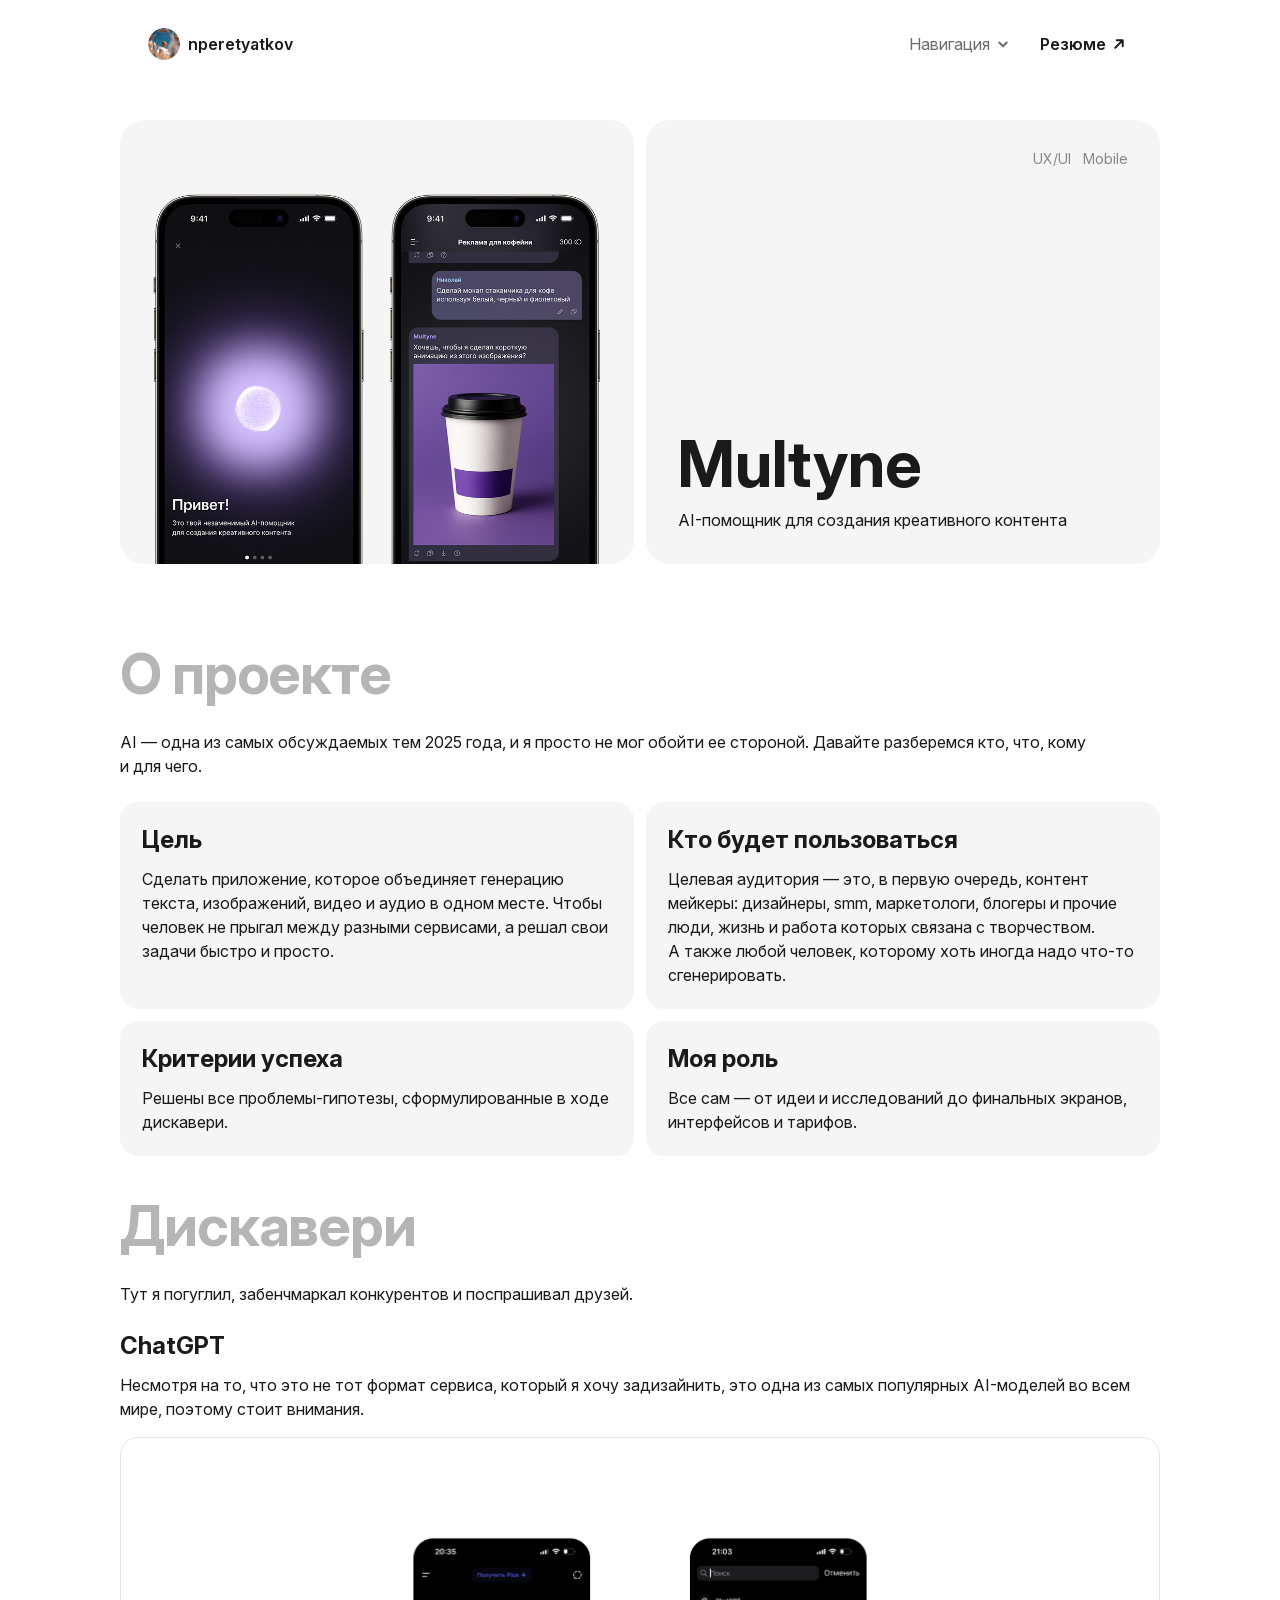
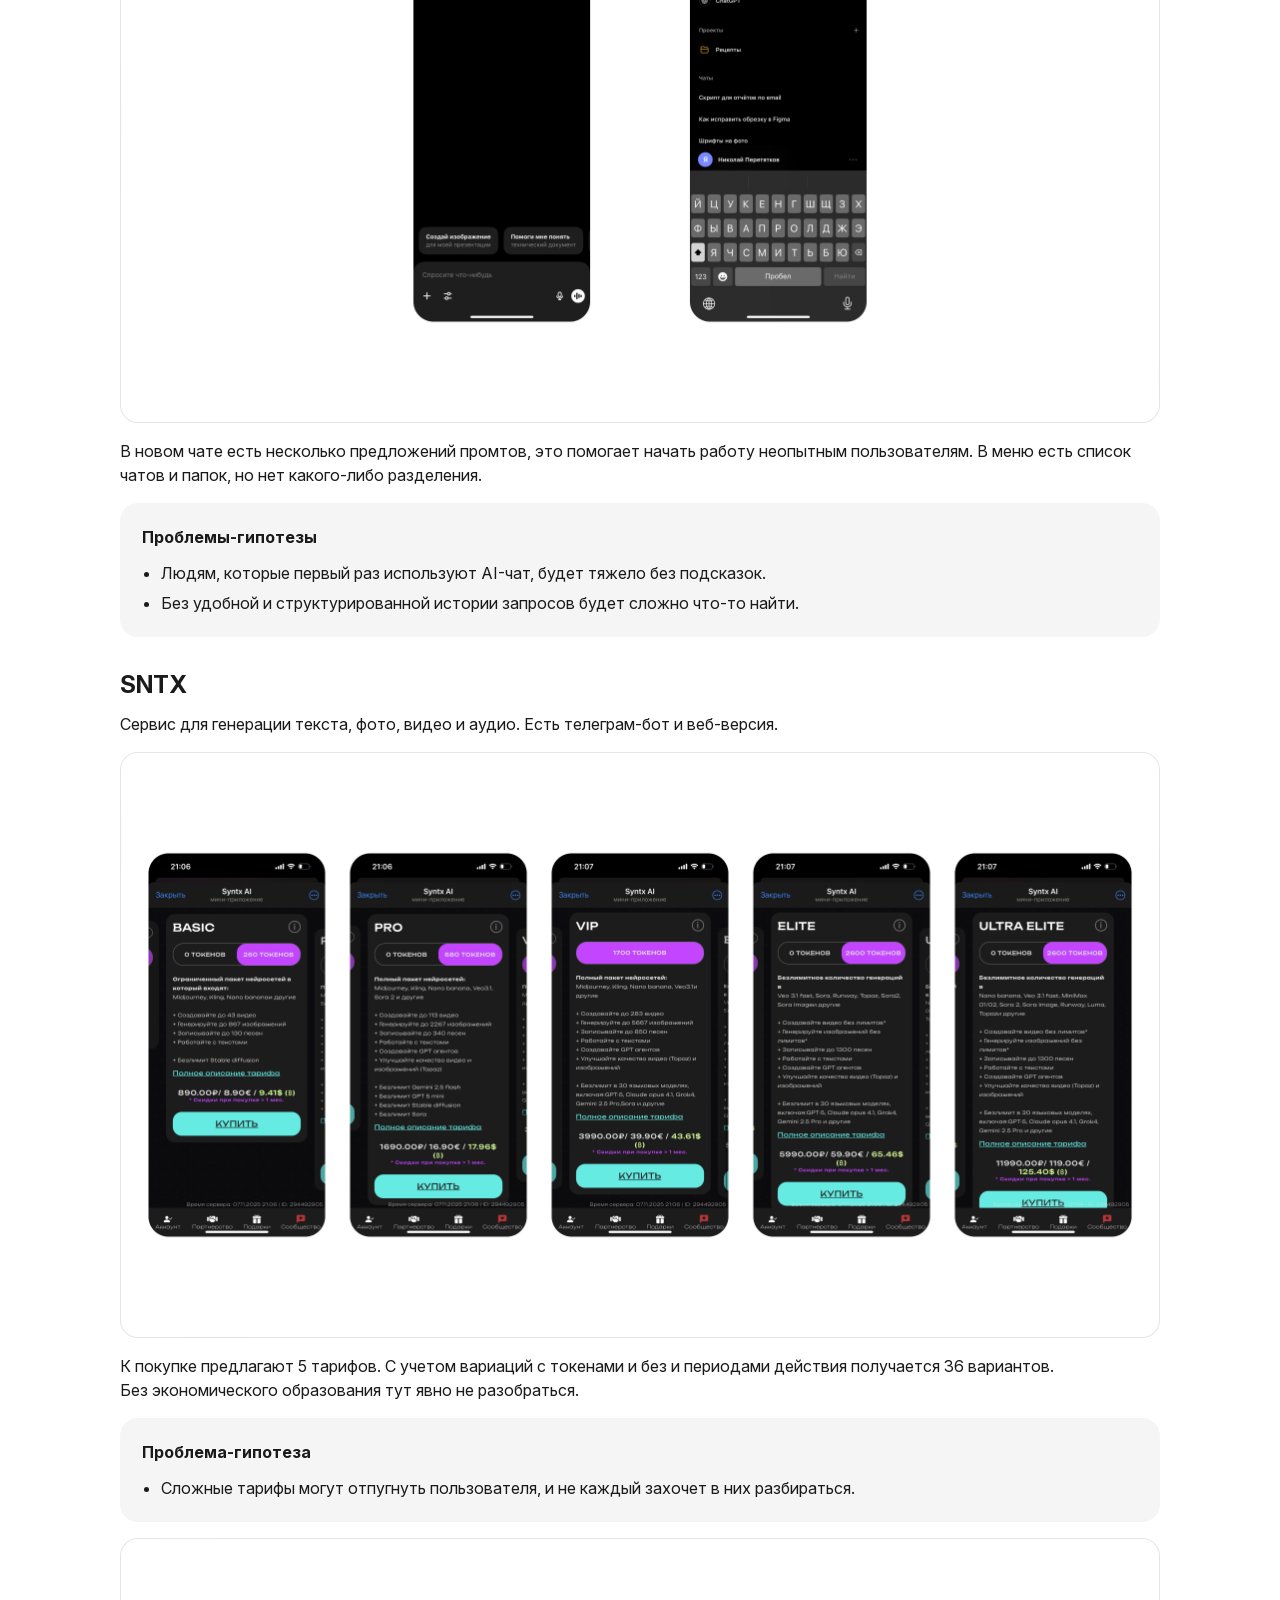
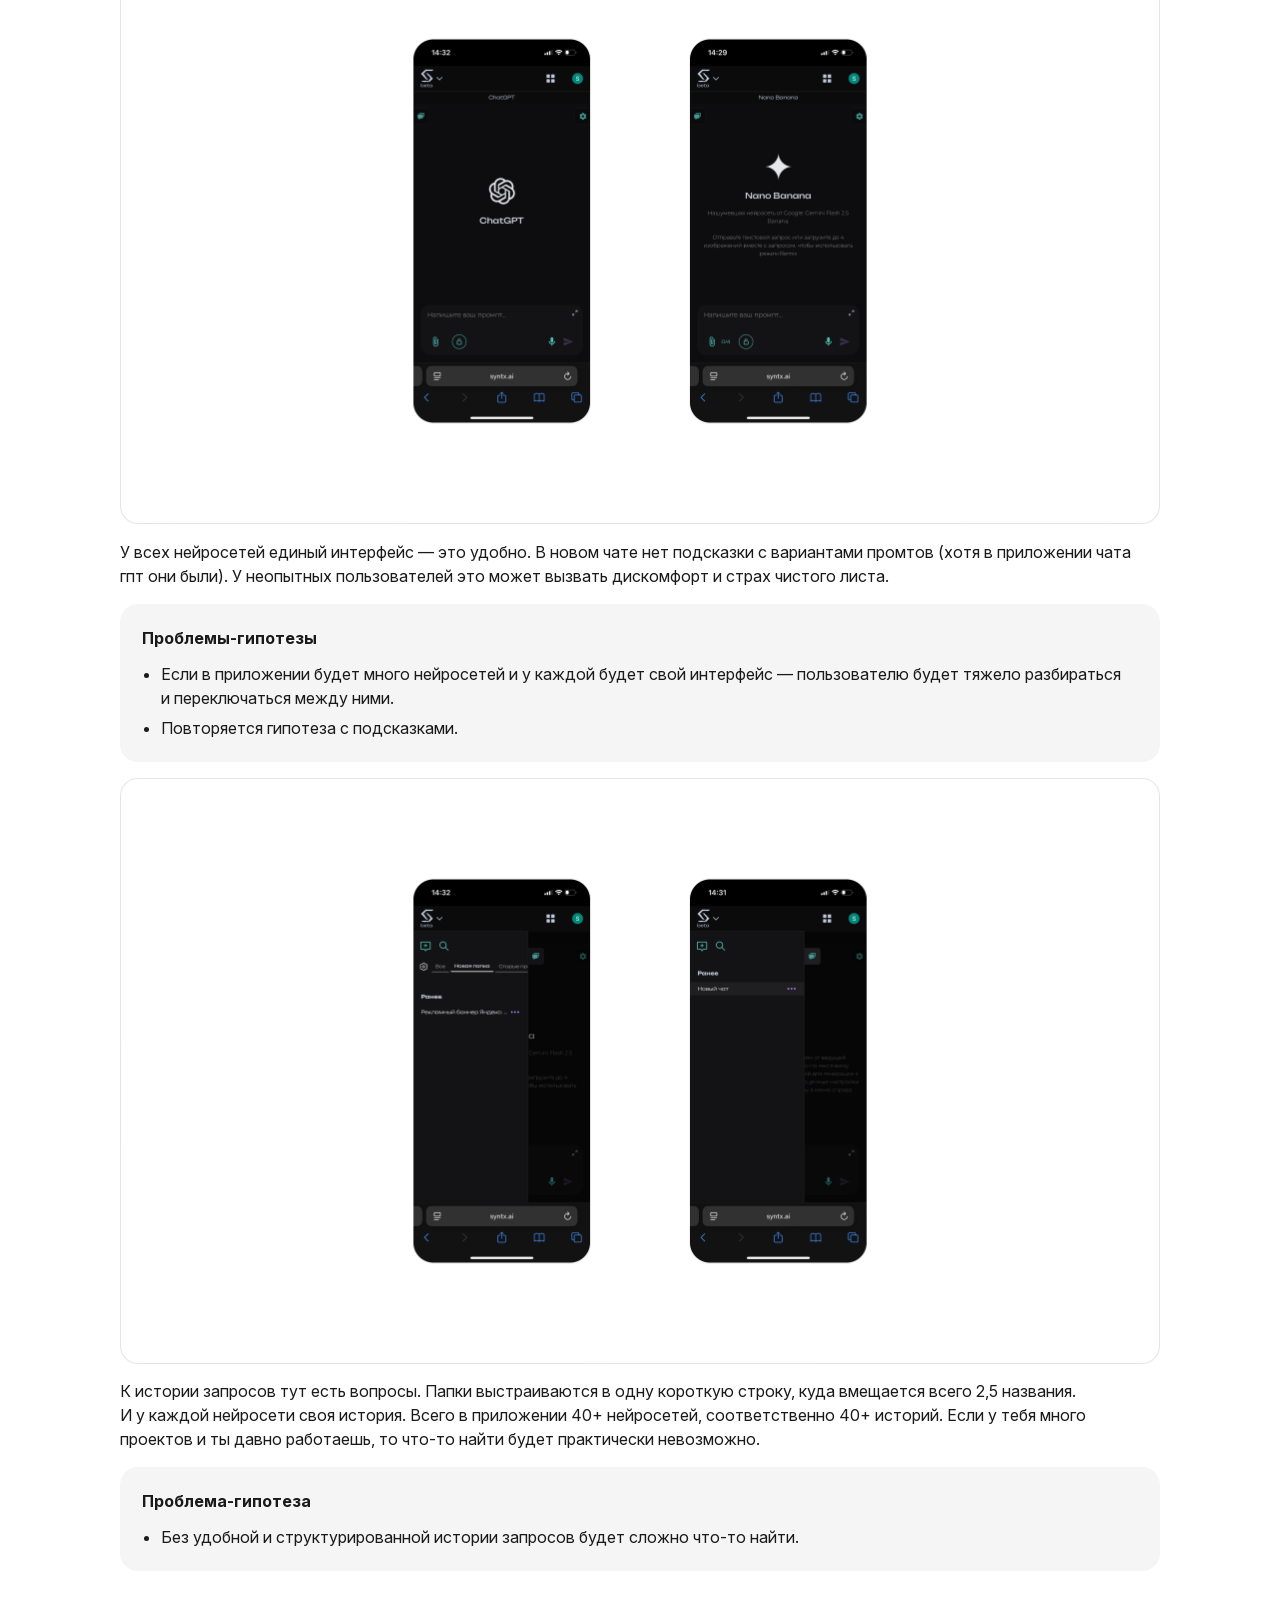
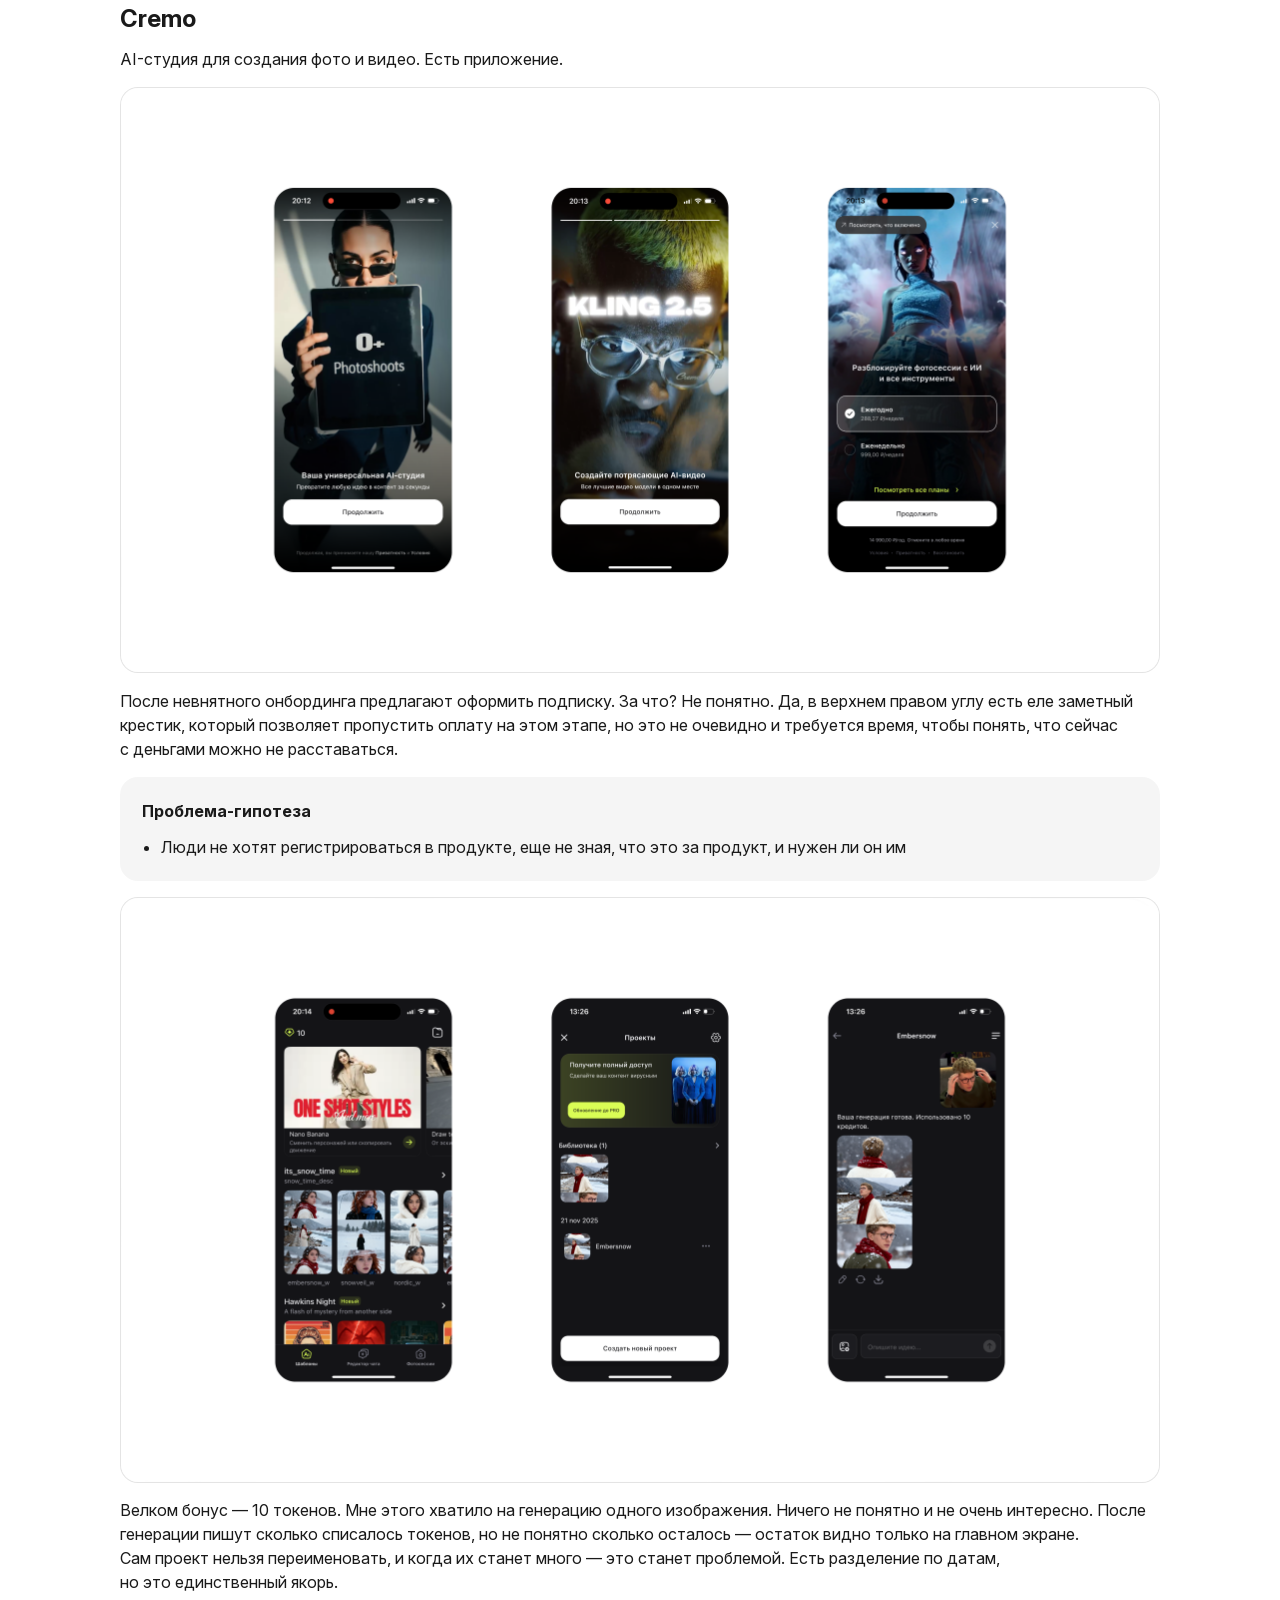
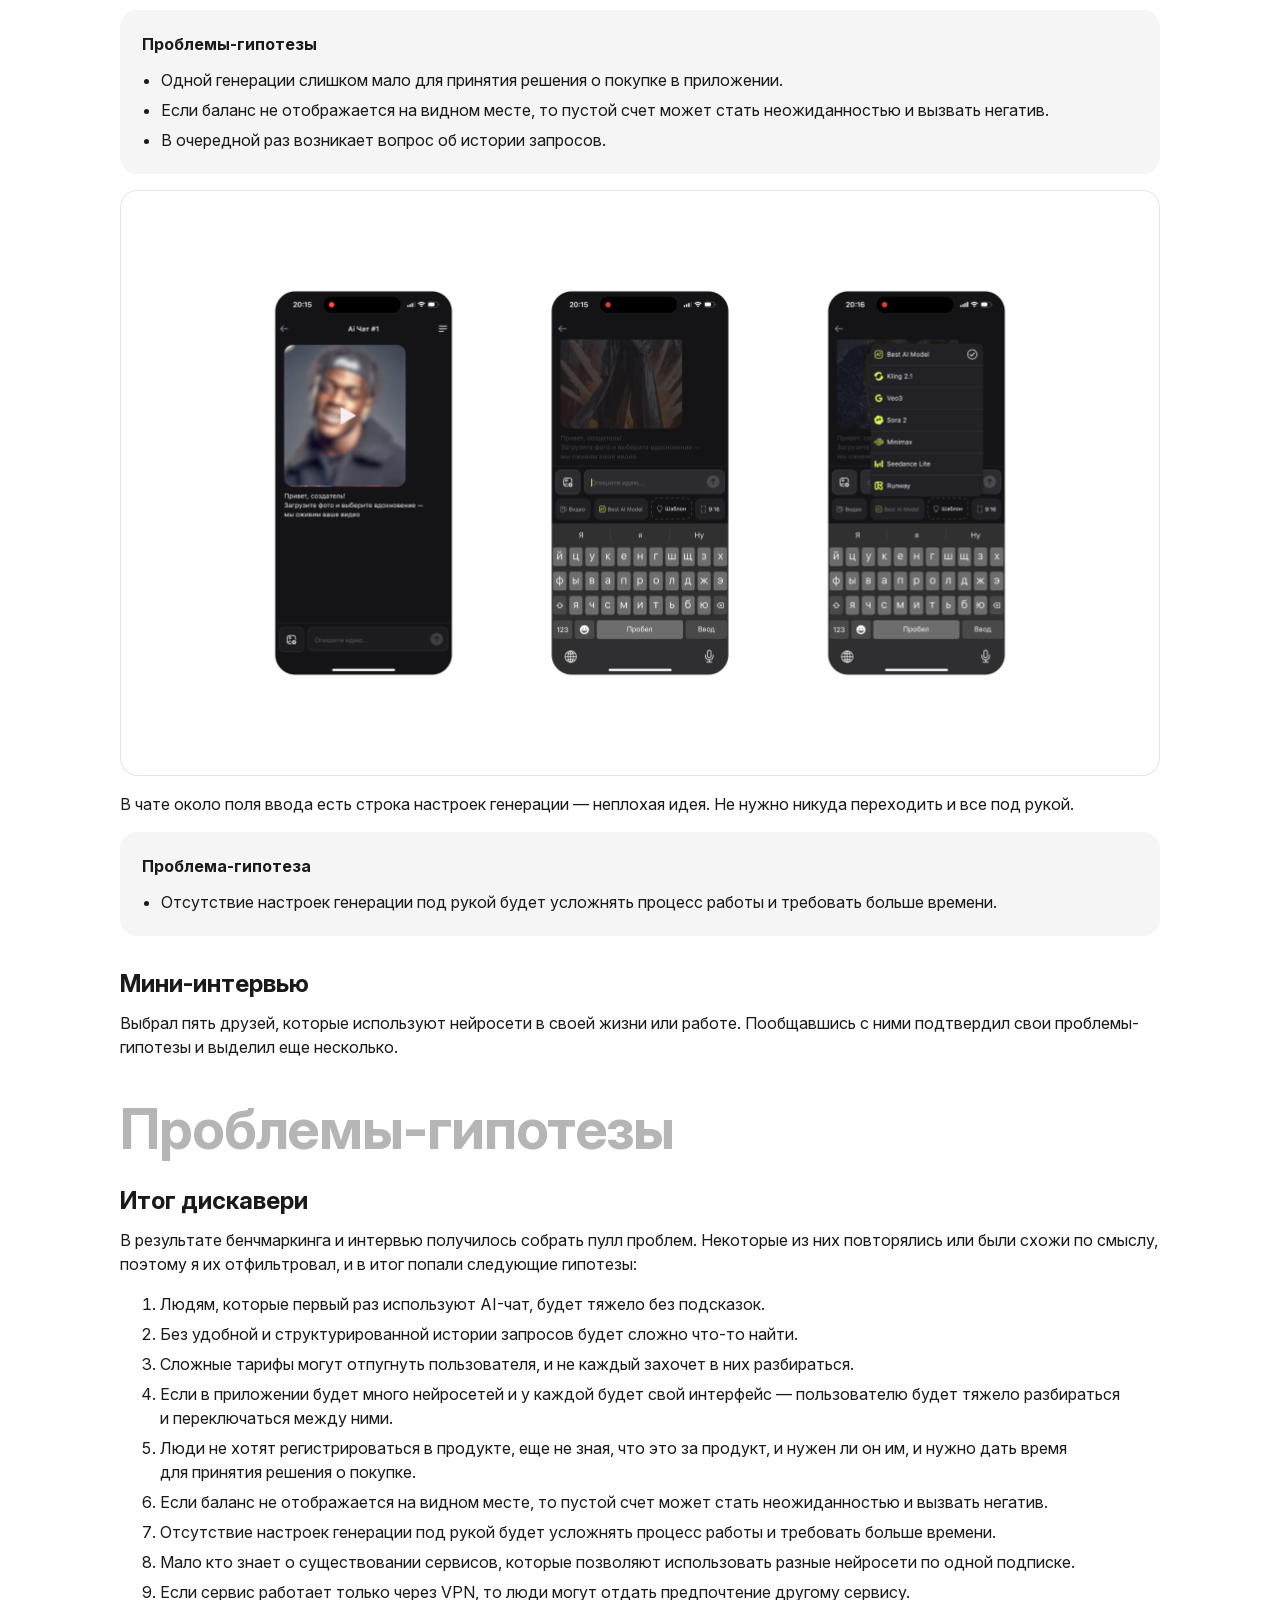
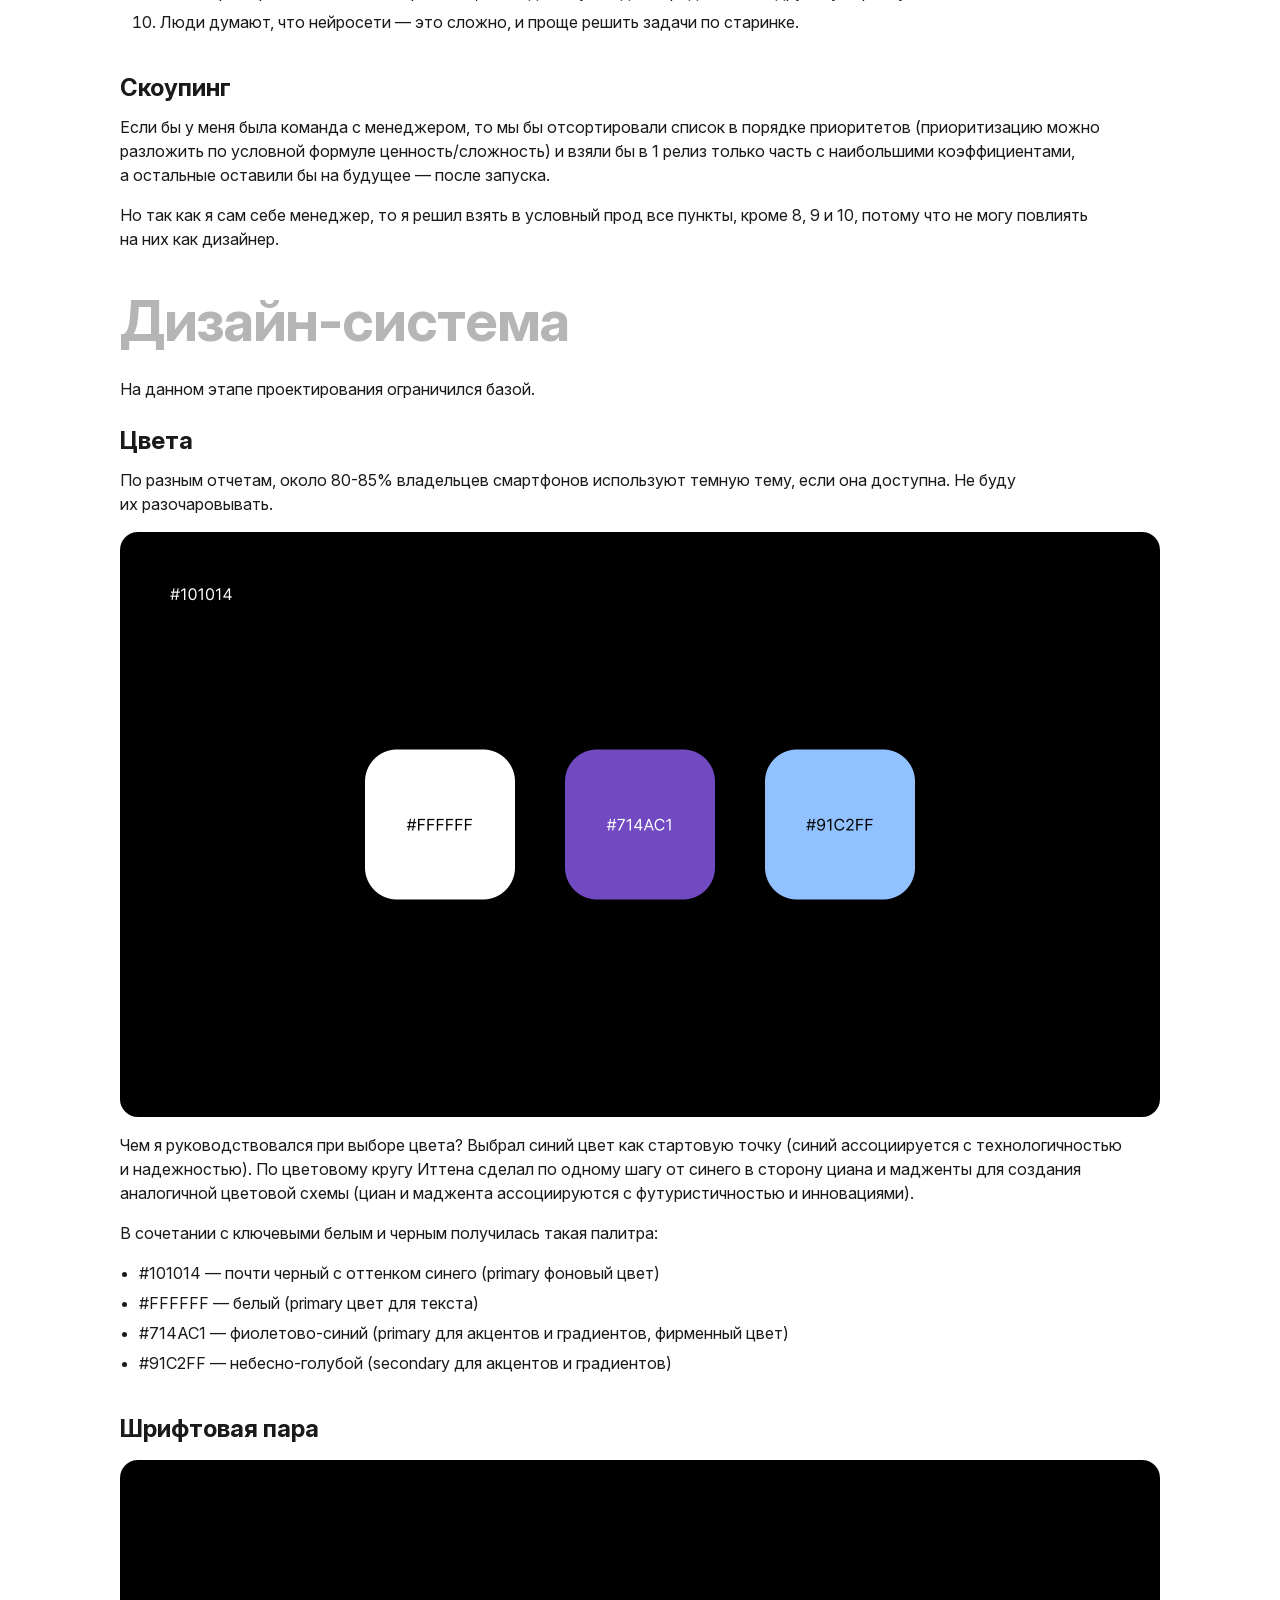
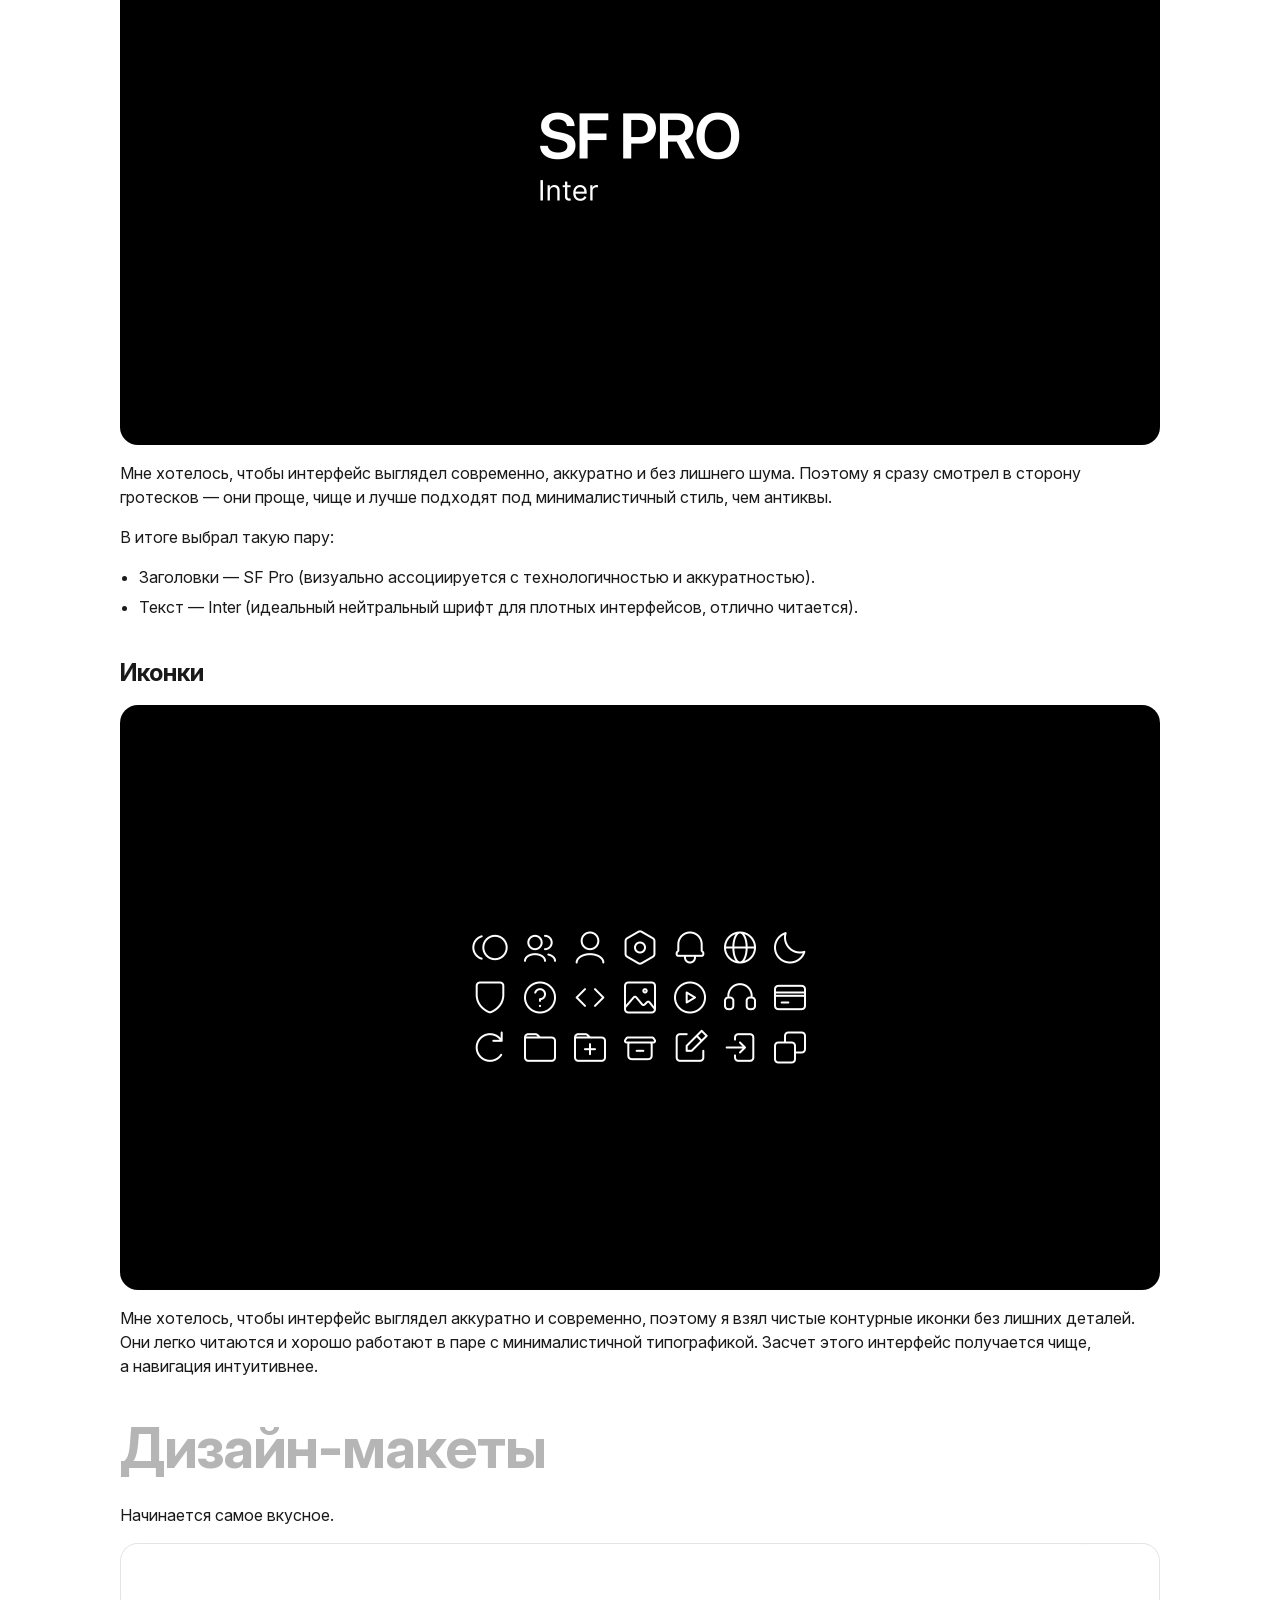
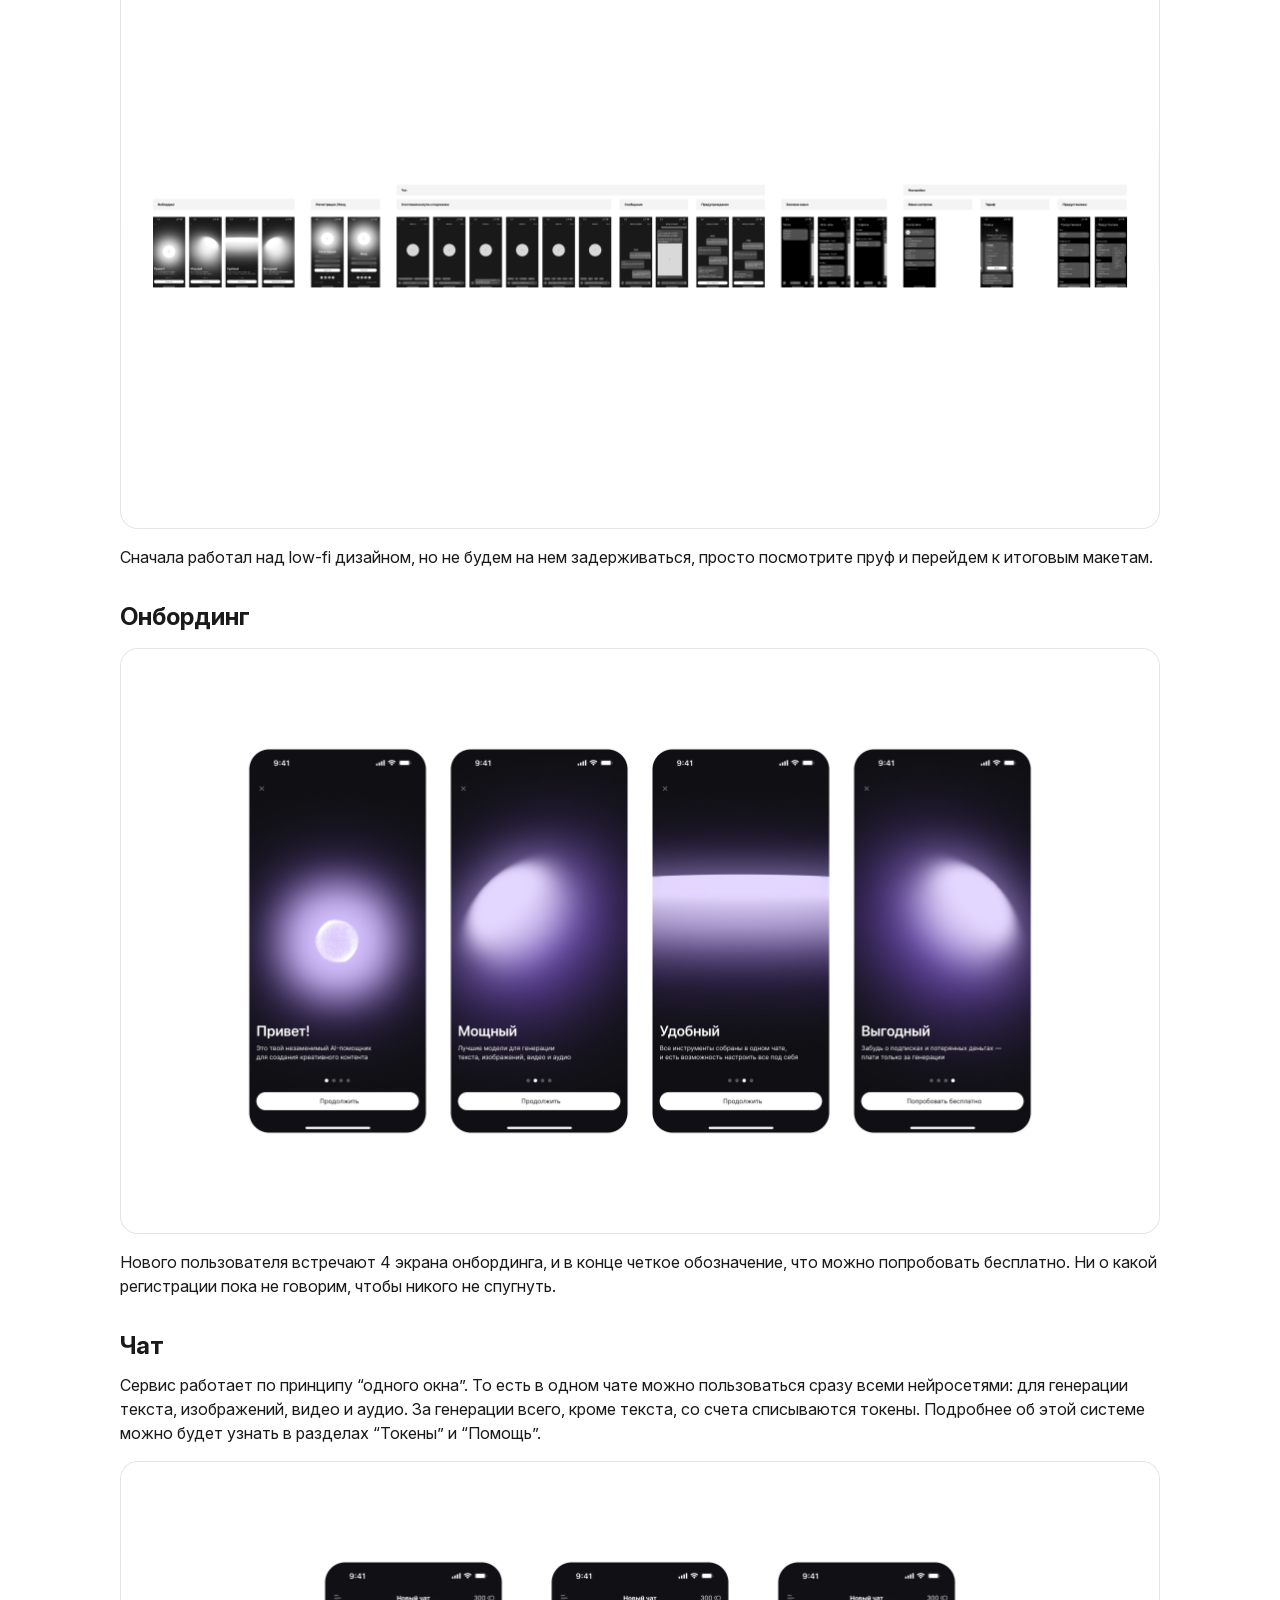
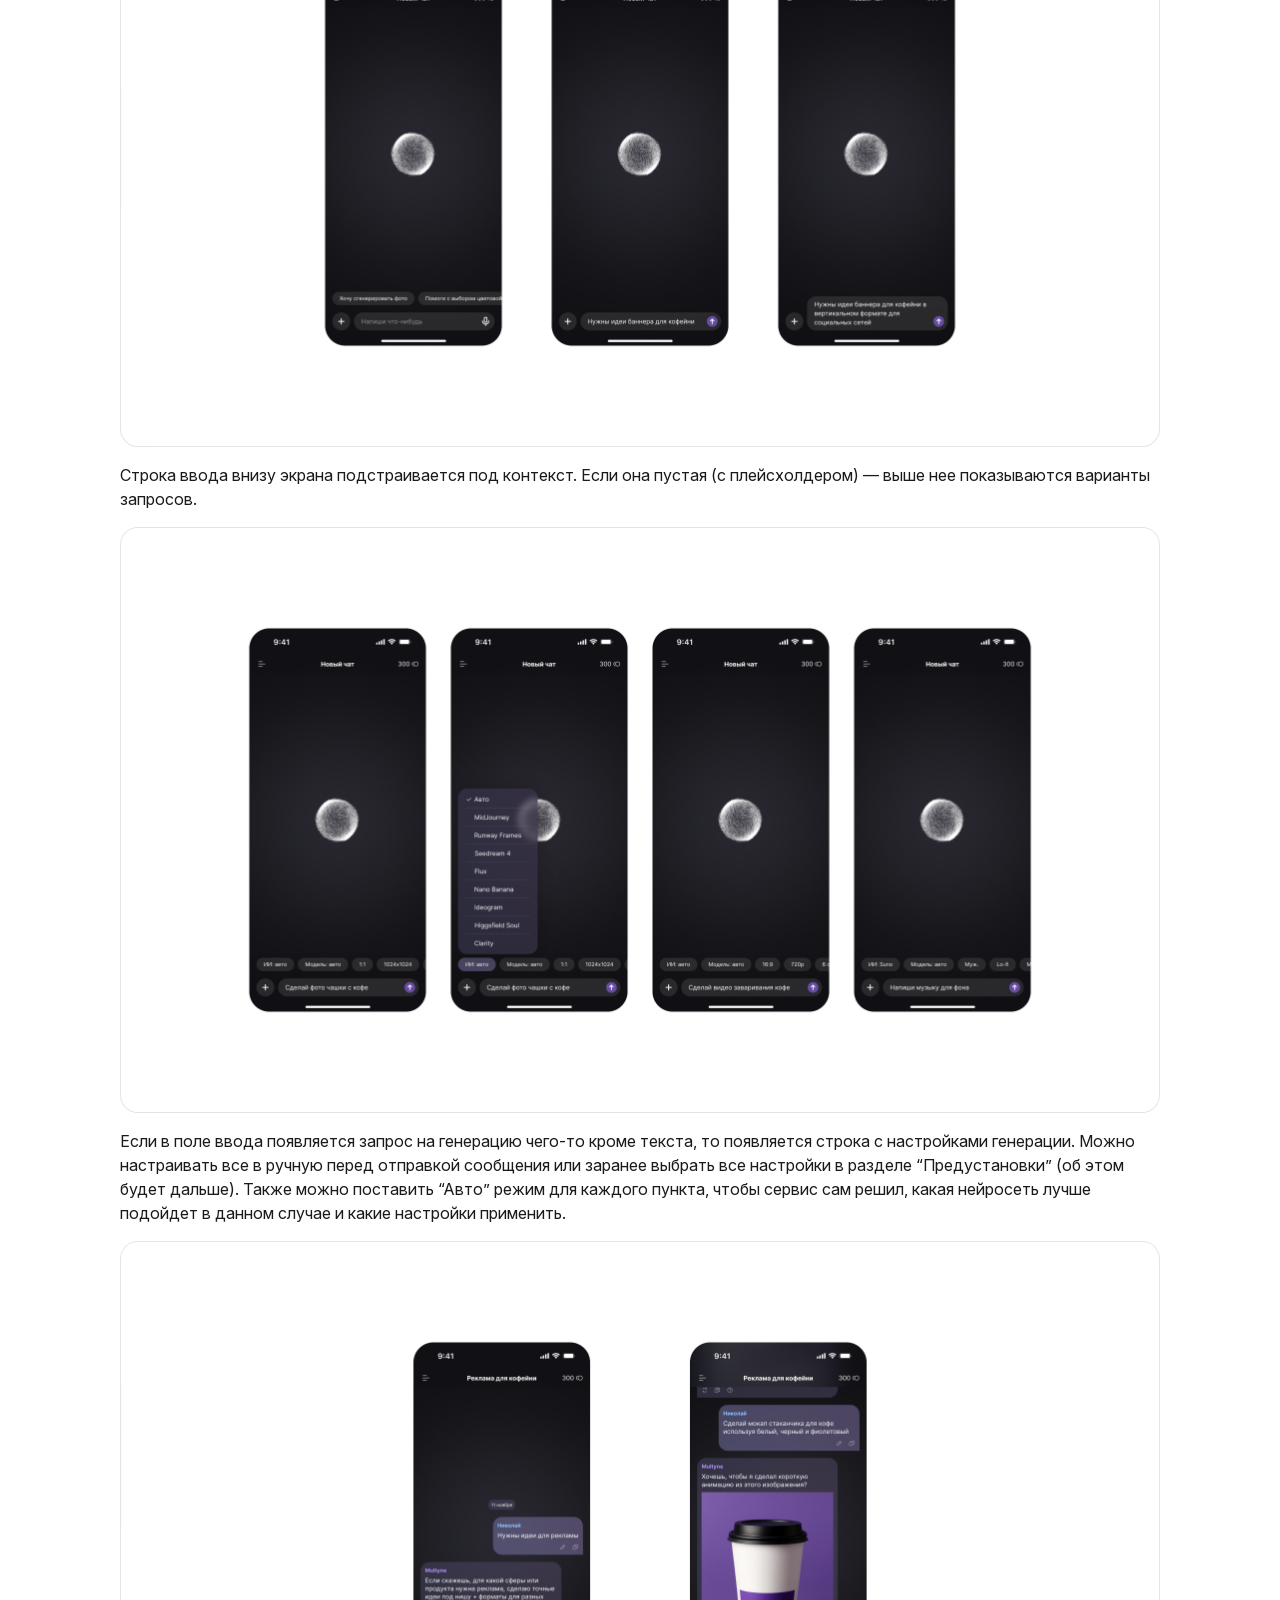
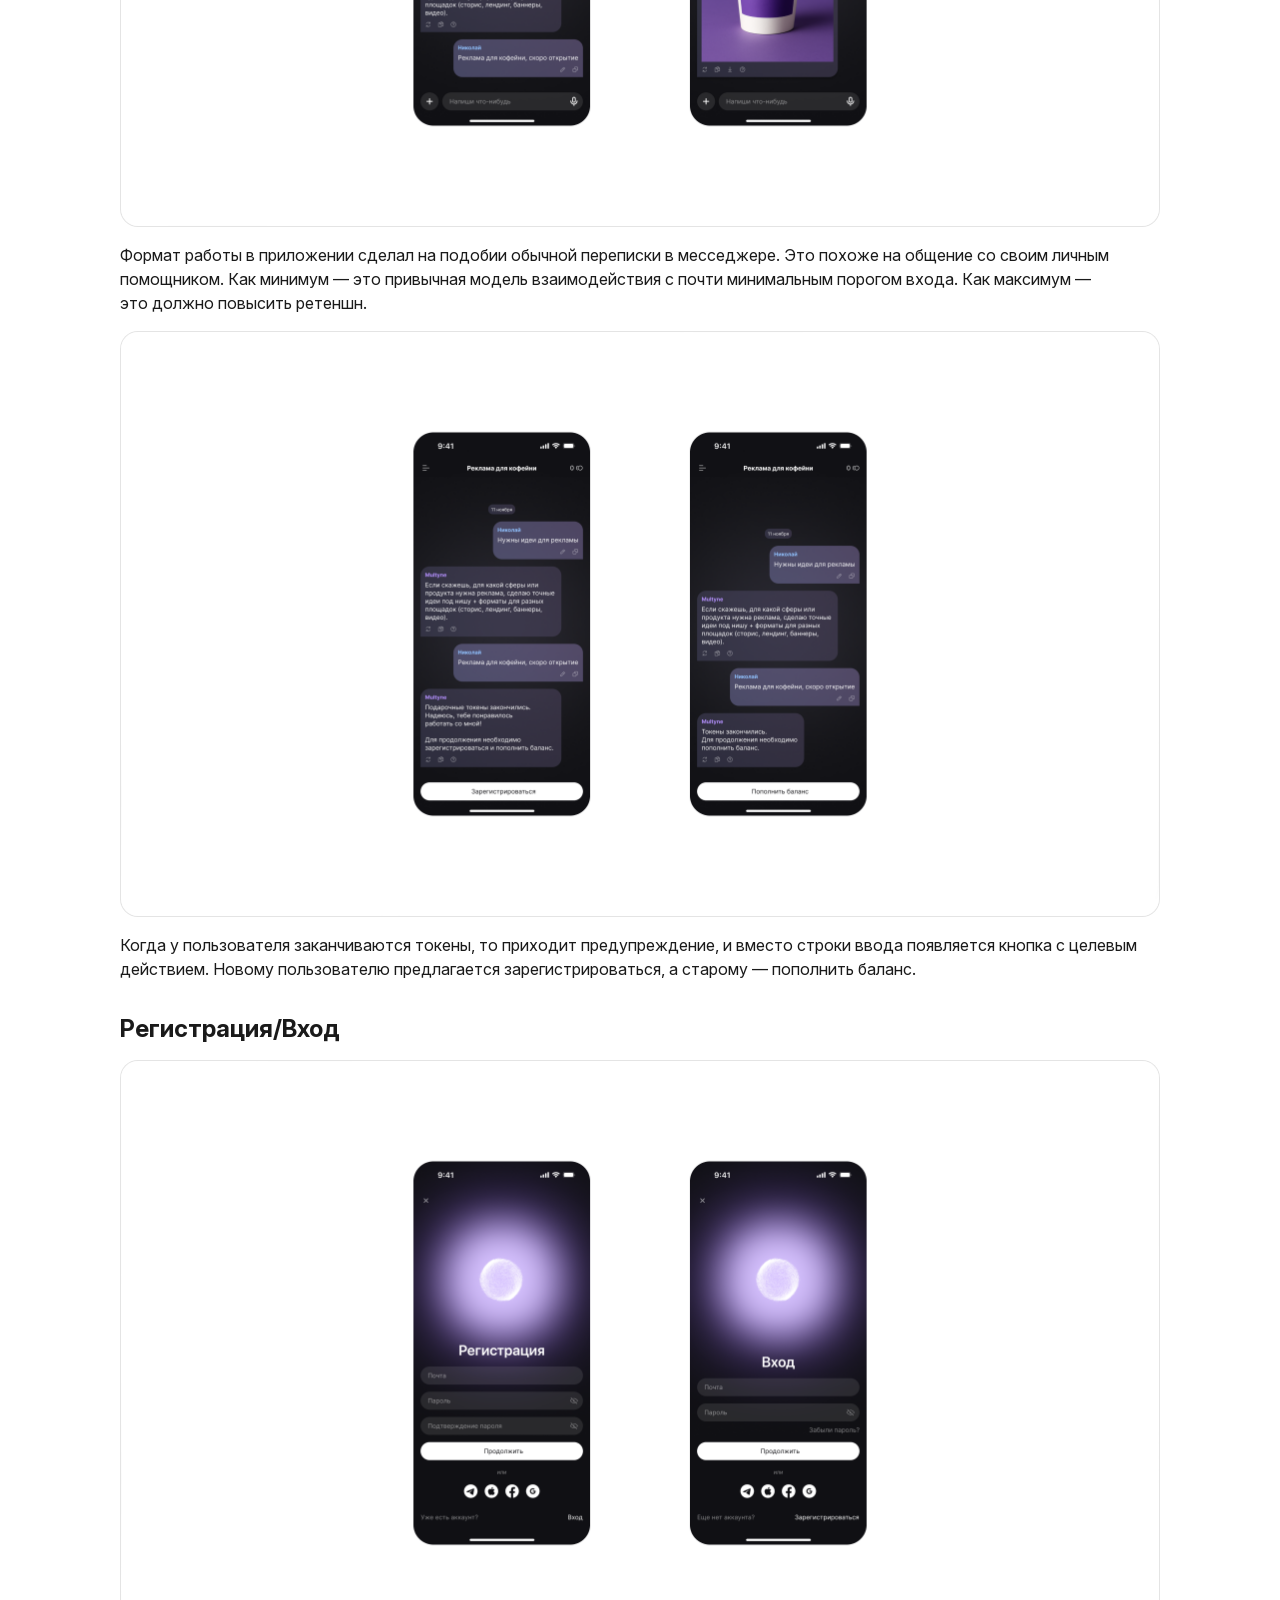
<file: project-multyne/index.html>
<!DOCTYPE html>
<html lang="ru" class="is-loading">

<head>

  <meta charset="UTF-8" />
  <meta name="viewport" content="width=device-width, initial-scale=1.0" />
  <link rel="icon" href="/favicon.ico" sizes="any" />
  <link rel="icon" type="image/png" sizes="48x48" href="/favicon.png" />
  <link
    rel="preload"
    href="../assets/fonts/InterVariable.woff2"
    as="font"
    type="font/woff2"
    crossorigin
  >

  <title>Multyne</title>
  <meta
    name="description"
    content="AI-помощник Multyne для создания креативного контента: UX/UI-кейс с исследованием, проблемами-гипотезами, проектированием интерфейсов, макетами и прототипом."
  >
  <link rel="canonical" href="https://nperetyatkov.ru/project-multyne/">
  <meta property="og:type" content="article">
  <meta property="og:locale" content="ru_RU">
  <meta property="og:site_name" content="nperetyatkov">
  <meta property="og:title" content="Кейс Multyne">
  <meta property="og:description" content="AI-помощник для создания креативного контента">
  <meta property="og:image" content="../assets/images/og/multyne-1200x630.jpg">
  <meta name="twitter:card" content="summary_large_image">
  <meta name="twitter:title" content="Кейс Multyne">
  <meta name="twitter:description" content="AI-помощник для создания креативного контента">
  <meta name="twitter:image" content="../assets/images/og/multyne-1200x630.jpg">

  <style>
    @media (min-width: 800px) and (any-hover: hover) and (any-pointer: fine) {
      html.has-custom-cursor,
      html.has-custom-cursor body,
      html.has-custom-cursor * {
        cursor: none !important;
      }
    }
  </style>
  <link rel="stylesheet" href="../styles/main.css" />
  <script src="../scripts/analytics.js"></script>
  <noscript><div><img src="https://mc.yandex.ru/watch/107224695" style="position:absolute; left:-9999px;" alt="" /></div></noscript>
   
</head>

<body class="project-page project-page--multyne" id="top">
  <header class="header">
    <div class="header-inner">
      <div class="header-top">
        <a href="/" class="brand brand-link">
          <img
            src="../assets/images/layout/header/brand-avatar.png"
            alt="Avatar"
            class="avatar"
            width="32"
            height="32"
          />
          <span class="logo">nperetyatkov</span>
        </a>

        <nav class="nav">
          <details class="nav-dropdown">
            <summary class="nav-dropdown-trigger">
              Навигация
              <svg
                class="nav-dropdown-icon"
                viewBox="0 0 24 24"
                fill="none"
                width="18"
                height="18"
                aria-hidden="true"
              >
                <path
                  d="M7 10L12 15L17 10"
                  stroke="currentColor"
                  stroke-width="2.5"
                  stroke-linecap="round"
                  stroke-linejoin="round"
                />
              </svg>
            </summary>
            <div class="nav-dropdown-menu" role="menu" aria-label="Навигация по кейсу">
              <span class="nav-dropdown-pointer" aria-hidden="true">👈</span>
            </div>
          </details>

          <a href="https://drive.google.com/file/d/1b1cU3eUuWij1T8GxHsS6-HTpoBDSPTKB/view?usp=sharing" target="_blank" rel="noopener noreferrer" class="nav-resume">
            Резюме
            <svg
              class="resume-icon"
              viewBox="0 0 24 24"
              fill="none"
              width="18"
              height="18"
              aria-hidden="true"
            >
              <path
                d="M7 17L17 7M17 7H9M17 7V15"
                stroke="currentColor"
                stroke-width="2.5"
                stroke-linecap="round"
                stroke-linejoin="round"
              />
            </svg>
          </a>
        </nav>

        <button class="burger" aria-label="Открыть меню" aria-expanded="false">
          <span></span>
          <span></span>
          <span></span>
        </button>
      </div>
      <div class="mobile-menu" aria-hidden="true">
        <nav class="mobile-nav">
          <a href="https://drive.google.com/file/d/1b1cU3eUuWij1T8GxHsS6-HTpoBDSPTKB/view?usp=sharing" target="_blank" rel="noopener noreferrer" class="mobile-resume">
            Резюме
            <svg
              class="resume-icon"
              viewBox="0 0 24 24"
              fill="none"
              width="18"
              height="18"
              aria-hidden="true"
            >
              <path
                d="M7 17L17 7M17 7H9M17 7V15"
                stroke="currentColor"
                stroke-width="2.5"
                stroke-linecap="round"
                stroke-linejoin="round"
              />
            </svg>
          </a>
        </nav>
      </div>
    </div>
  </header>

  <main>
    <section class="project-hero">
      <div class="container">
        <div class="project-hero-layout">
          <div class="project-hero-media">
            <img
              src="../assets/images/pages/home/project-multyne.png"
              alt="Кейс Multyne"
              width="800"
              height="600"
            />
          </div>
          <div class="project-hero-content">
            <div class="project-hero-tags">
              <span class="project-tag">UX/UI</span>
              <span class="project-tag">Mobile</span>
            </div>
            <h1 class="project-hero-title">Multyne</h1>
            <p class="project-hero-description">
              AI-помощник для создания креативного контента
            </p>
          </div>
        </div>
      </div>
    </section>

    <section id="about-project" class="section project-section project-section--about">
      <div class="container">
        <h2>О проекте</h2>
        <p class="project-lead">
          AI — одна из самых обсуждаемых тем 2025 года, и я просто не мог обойти ее стороной.
          Давайте разберемся кто, что, кому и для чего.
        </p>
        <div class="project-grid">
          <article class="project-detail">
            <h3>Цель</h3>
            <p>
              Сделать приложение, которое объединяет генерацию текста, изображений, видео и аудио в одном месте.
              Чтобы человек не прыгал между разными сервисами, а решал свои задачи быстро и просто.
            </p>
          </article>
          <article class="project-detail">
            <h3>Кто будет пользоваться</h3>
            <p>
              Целевая аудитория — это, в первую очередь, контент мейкеры: дизайнеры, smm, маркетологи, блогеры
              и прочие люди, жизнь и работа которых связана с творчеством.
              А также любой человек, которому хоть иногда надо что-то сгенерировать.
            </p>
          </article>
          <article class="project-detail">
            <h3>Критерии успеха</h3>
            <p>Решены все проблемы-гипотезы, сформулированные в ходе дискавери.</p>
          </article>
          <article class="project-detail">
            <h3>Моя роль</h3>
            <p>Все сам — от идеи и исследований до финальных экранов, интерфейсов и тарифов.</p>
          </article>
        </div>
      </div>
    </section>

    <section id="discovery" class="section project-section">
      <div class="container">
        <h2>Дискавери</h2>
        <p class="project-lead">Тут я погуглил, забенчмаркал конкурентов и поспрашивал друзей.</p>
        <div class="project-flow">
          <article class="project-detail">
            <h3>ChatGPT</h3>
            <p>
              Несмотря на то, что это не тот формат сервиса, который я хочу задизайнить,
              это одна из самых популярных AI-моделей во всем мире, поэтому стоит внимания.
            </p>
            <figure class="project-image-block">
              <img
                src="../assets/images/pages/projects/multyne/discovery-chatgpt.png"
                alt="Референс интерфейса ChatGPT"
                width="2080"
                height="1170"
              />
            </figure>
            <p>
              В новом чате есть несколько предложений промтов, это помогает начать работу
              неопытным пользователям. В меню есть список чатов и папок, но нет какого-либо разделения.
            </p>
            <div class="project-hypothesis">
              <h4>Проблемы-гипотезы</h4>
              <ul>
                <li>Людям, которые первый раз используют AI-чат, будет тяжело без подсказок.</li>
                <li>Без удобной и структурированной истории запросов будет сложно что-то найти.</li>
              </ul>
            </div>
          </article>

          <article class="project-detail">
            <h3>SNTX</h3>
            <p>Сервис для генерации текста, фото, видео и аудио. Есть телеграм-бот и веб-версия.</p>
            <figure class="project-image-block">
              <img
                src="../assets/images/pages/projects/multyne/discovery-sntx-tariffs.png"
                alt="Тарифы в сервисе SNTX"
                width="2080"
                height="1170"
              />
            </figure>
            <p>
              К покупке предлагают 5 тарифов. С учетом вариаций с токенами и без и периодами действия
              получается 36 вариантов. Без экономического образования тут явно не разобраться.
            </p>
            <div class="project-hypothesis">
              <h4>Проблема-гипотеза</h4>
              <ul>
                <li>Сложные тарифы могут отпугнуть пользователя, и не каждый захочет в них разбираться.</li>
              </ul>
            </div>
            <figure class="project-image-block">
              <img
                src="../assets/images/pages/projects/multyne/discovery-sntx-chat.png"
                alt="Чат и единый интерфейс нейросетей в SNTX"
                width="2080"
                height="1170"
              />
            </figure>
            <p>
              У всех нейросетей единый интерфейс — это удобно. В новом чате нет подсказки с вариантами
              промтов (хотя в приложении чата гпт они были). У неопытных пользователей это может вызвать
              дискомфорт и страх чистого листа.
            </p>
            <div class="project-hypothesis">
              <h4>Проблемы-гипотезы</h4>
              <ul>
                <li>
                  Если в приложении будет много нейросетей и у каждой будет свой интерфейс —
                  пользователю будет тяжело разбираться и переключаться между ними.
                </li>
                <li>Повторяется гипотеза с подсказками.</li>
              </ul>
            </div>
            <figure class="project-image-block">
              <img
                src="../assets/images/pages/projects/multyne/discovery-sntx-history.png"
                alt="История чатов в SNTX"
                width="2080"
                height="1170"
              />
            </figure>
            <p>
              К истории запросов тут есть вопросы. Папки выстраиваются в одну короткую строку,
              куда вмещается всего 2,5 названия. И у каждой нейросети своя история.
              Всего в приложении 40+ нейросетей, соответственно 40+ историй.
              Если у тебя много проектов и ты давно работаешь, то что-то найти будет практически невозможно.
            </p>
            <div class="project-hypothesis">
              <h4>Проблема-гипотеза</h4>
              <ul>
                <li>Без удобной и структурированной истории запросов будет сложно что-то найти.</li>
              </ul>
            </div>
          </article>

          <article class="project-detail">
            <h3>Cremo</h3>
            <p>AI-студия для создания фото и видео. Есть приложение.</p>
            <figure class="project-image-block">
              <img
                src="../assets/images/pages/projects/multyne/discovery-cremo-paywall.png"
                alt="Онбординг и paywall в Cremo"
                width="2080"
                height="1170"
              />
            </figure>
            <p>
              После невнятного онбординга предлагают оформить подписку. За что? Не понятно.
              Да, в верхнем правом углу есть еле заметный крестик, который позволяет пропустить оплату
              на этом этапе, но это не очевидно и требуется время, чтобы понять,
              что сейчас с деньгами можно не расставаться.
            </p>
            <div class="project-hypothesis">
              <h4>Проблема-гипотеза</h4>
              <ul>
                <li>
                  Люди не хотят регистрироваться в продукте, еще не зная, что это за продукт,
                  и нужен ли он им
                </li>
              </ul>
            </div>
            <figure class="project-image-block">
              <img
                src="../assets/images/pages/projects/multyne/discovery-cremo-tokens.png"
                alt="Токены и ограничения в Cremo"
                width="2080"
                height="1170"
              />
            </figure>
            <p>
              Велком бонус — 10 токенов. Мне этого хватило на генерацию одного изображения.
              Ничего не понятно и не очень интересно. После генерации пишут сколько списалось токенов,
              но не понятно сколько осталось — остаток видно только на главном экране.
              Сам проект нельзя переименовать, и когда их станет много — это станет проблемой.
              Есть разделение по датам, но это единственный якорь.
            </p>
            <div class="project-hypothesis">
              <h4>Проблемы-гипотезы</h4>
              <ul>
                <li>
                  Одной генерации слишком мало для принятия решения о покупке в приложении.
                </li>
                <li>Если баланс не отображается на видном месте, то пустой счет может стать неожиданностью и вызвать негатив.</li>
                <li>В очередной раз возникает вопрос об истории запросов.</li>
              </ul>
            </div>
            <figure class="project-image-block">
              <img
                src="../assets/images/pages/projects/multyne/discovery-cremo-settings.png"
                alt="Строка настроек генерации в чате Cremo"
                width="2080"
                height="1170"
              />
            </figure>
            <p>
              В чате около поля ввода есть строка настроек генерации — неплохая идея.
              Не нужно никуда переходить и все под рукой.
            </p>
            <div class="project-hypothesis">
              <h4>Проблема-гипотеза</h4>
              <ul>
                <li>Отсутствие настроек генерации под рукой будет усложнять процесс работы и требовать больше времени.</li>
              </ul>
            </div>
          </article>

          <article class="project-detail">
            <h3>Мини-интервью</h3>
            <p>
              Выбрал пять друзей, которые используют нейросети в своей жизни или работе.
              Пообщавшись с ними подтвердил свои проблемы-гипотезы и выделил еще несколько.
            </p>
          </article>
        </div>
      </div>
    </section>

    <section id="hypotheses" class="section project-section">
      <div class="container">
        <h2>Проблемы-гипотезы</h2>
        <div class="project-flow">
          <article class="project-detail">
            <h3>Итог дискавери</h3>
            <p>
              В результате бенчмаркинга и интервью получилось собрать пулл проблем.
              Некоторые из них повторялись или были схожи по смыслу, поэтому я их отфильтровал,
              и в итог попали следующие гипотезы:
            </p>
            <ol>
              <li>Людям, которые первый раз используют AI-чат, будет тяжело без подсказок.</li>
              <li>Без удобной и структурированной истории запросов будет сложно что-то найти.</li>
              <li>Сложные тарифы могут отпугнуть пользователя, и не каждый захочет в них разбираться.</li>
              <li>
                Если в приложении будет много нейросетей и у каждой будет свой интерфейс — пользователю
                будет тяжело разбираться и переключаться между ними.
              </li>
              <li>
                Люди не хотят регистрироваться в продукте, еще не зная, что это за продукт,
                и нужен ли он им, и нужно дать время для принятия решения о покупке.
              </li>
              <li>
                Если баланс не отображается на видном месте, то пустой счет может стать неожиданностью
                и вызвать негатив.
              </li>
              <li>
                Отсутствие настроек генерации под рукой будет усложнять процесс работы
                и требовать больше времени.
              </li>
              <li>
                Мало кто знает о существовании сервисов, которые позволяют использовать разные нейросети
                по одной подписке.
              </li>
              <li>Если сервис работает только через VPN, то люди могут отдать предпочтение другому сервису.</li>
              <li>Люди думают, что нейросети — это сложно, и проще решить задачи по старинке.</li>
            </ol>
          </article>

          <article class="project-detail">
            <h3>Скоупинг</h3>
            <p>
              Если бы у меня была команда с менеджером, то мы бы отсортировали список в порядке приоритетов
              (приоритизацию можно разложить по условной формуле ценность/сложность) и взяли бы в 1 релиз
              только часть с наибольшими коэффициентами, а остальные оставили бы на будущее — после запуска.
            </p>
            <p>
              Но так как я сам себе менеджер, то я решил взять в условный прод все пункты, кроме 8, 9 и 10,
              потому что не могу повлиять на них как дизайнер.
            </p>
          </article>
        </div>
      </div>
    </section>

    <section id="design-system" class="section project-section">
      <div class="container">
        <h2>Дизайн-система</h2>
        <p class="project-lead">На данном этапе проектирования ограничился базой.</p>
        <div class="project-flow">
          <article class="project-detail">
            <h3>Цвета</h3>
            <p>
              По разным отчетам, около 80-85% владельцев смартфонов используют темную тему,
              если она доступна. Не буду их разочаровывать.
            </p>
            <figure class="project-image-block">
              <img
                src="../assets/images/pages/projects/multyne/design-colors.png"
                alt="Базовая цветовая палитра Multyne"
                width="2080"
                height="1170"
              />
            </figure>
            <p>
              Чем я руководствовался при выборе цвета?
              Выбрал синий цвет как стартовую точку (синий ассоциируется с технологичностью и надежностью).
              По цветовому кругу Иттена сделал по одному шагу от синего в сторону циана и мадженты
              для создания аналогичной цветовой схемы (циан и маджента ассоциируются с футуристичностью
              и инновациями).
            </p>
            <p>
              В сочетании с ключевыми белым и черным получилась такая палитра:
            </p>
            <ul>
              <li>#101014 — почти черный с оттенком синего (primary фоновый цвет)</li>
              <li>#FFFFFF — белый (primary цвет для текста)</li>
              <li>#714AC1 — фиолетово-синий (primary для акцентов и градиентов, фирменный цвет)</li>
              <li>#91C2FF — небесно-голубой (secondary для акцентов и градиентов)</li>
            </ul>
          </article>

          <article class="project-detail">
            <h3>Шрифтовая пара</h3>
            <figure class="project-image-block">
              <img
                src="../assets/images/pages/projects/multyne/design-font-pair.png"
                alt="Шрифтовая пара SF Pro и Inter"
                width="2080"
                height="1170"
              />
            </figure>
            <p>
              Мне хотелось, чтобы интерфейс выглядел современно, аккуратно и без лишнего шума.
              Поэтому я сразу смотрел в сторону гротесков — они проще, чище и лучше подходят
              под минималистичный стиль, чем антиквы.
            </p>
            <p>
              В итоге выбрал такую пару:
            </p>
            <ul>
              <li>Заголовки — SF Pro (визуально ассоциируется с технологичностью и аккуратностью).</li>
              <li>Текст — Inter (идеальный нейтральный шрифт для плотных интерфейсов, отлично читается).</li>
            </ul>
          </article>

          <article class="project-detail">
            <h3>Иконки</h3>
            <figure class="project-image-block">
              <img
                src="../assets/images/pages/projects/multyne/design-icons.png"
                alt="Контурные иконки для интерфейса Multyne"
                width="2080"
                height="1170"
              />
            </figure>
            <p>
              Мне хотелось, чтобы интерфейс выглядел аккуратно и современно,
              поэтому я взял чистые контурные иконки без лишних деталей.
              Они легко читаются и хорошо работают в паре с минималистичной типографикой.
              Засчет этого интерфейс получается чище, а навигация интуитивнее.
            </p>
          </article>
        </div>
      </div>
    </section>

    <section id="layouts" class="section project-section">
      <div class="container">
        <h2>Дизайн-макеты</h2>
        <div class="project-flow">
          <article class="project-detail">
            <p>
              Начинается самое вкусное.
            </p>
            <figure class="project-image-block">
              <img
                src="../assets/images/pages/projects/multyne/layout-lowfi.png"
                alt="Low-fi этап проектирования"
                width="2080"
                height="1170"
              />
            </figure>
            <p>
              Сначала работал над low-fi дизайном, но не будем на нем задерживаться,
              просто посмотрите пруф и перейдем к итоговым макетам.
            </p>
          </article>

          <article class="project-detail">
            <h3>Онбординг</h3>
            <figure class="project-image-block">
              <img
                src="../assets/images/pages/projects/multyne/layout-onboarding.png"
                alt="Экраны онбординга для нового пользователя"
                width="2080"
                height="1170"
              />
            </figure>
            <p>
              Нового пользователя встречают 4 экрана онбординга, и в конце четкое обозначение,
              что можно попробовать бесплатно. Ни о какой регистрации пока не говорим,
              чтобы никого не спугнуть.
            </p>
          </article>

          <article class="project-detail">
            <h3>Чат</h3>
            <p>
              Сервис работает по принципу “одного окна”. То есть в одном чате можно пользоваться
              сразу всеми нейросетями: для генерации текста, изображений, видео и аудио.

              За генерации всего, кроме текста, со счета списываются токены.
              Подробнее об этой системе можно будет узнать в разделах “Токены” и “Помощь”.
            </p>
            <figure class="project-image-block">
              <img
                src="../assets/images/pages/projects/multyne/layout-chat-main.png"
                alt="Основной экран чата Multyne"
                width="2080"
                height="1170"
              />
            </figure>
            <p>
              Строка ввода внизу экрана подстраивается под контекст.
              Если она пустая (с плейсхолдером) — выше нее показываются варианты запросов.
            </p>
            <figure class="project-image-block">
              <img
                src="../assets/images/pages/projects/multyne/layout-chat-prompts.png"
                alt="Подсказки промтов над строкой ввода"
                width="2080"
                height="1170"
              />
            </figure>
            <p>
              Если в поле ввода появляется запрос на генерацию чего-то кроме текста,
              то появляется строка с настройками генерации.
              Можно настраивать все в ручную перед отправкой сообщения или заранее выбрать
              все настройки в разделе “Предустановки” (об этом будет дальше).

              Также можно поставить “Авто” режим для каждого пункта,
              чтобы сервис сам решил, какая нейросеть лучше подойдет в данном случае
              и какие настройки применить.
            </p>
            <figure class="project-image-block">
              <img
                src="../assets/images/pages/projects/multyne/layout-chat-settings.png"
                alt="Строка настроек генерации в чате"
                width="2080"
                height="1170"
              />
            </figure>
            <p>
              Формат работы в приложении сделал на подобии обычной переписки в месседжере.
              Это похоже на общение со своим личным помощником.
              Как минимум — это привычная модель взаимодействия с почти минимальным порогом входа.
              Как максимум — это должно повысить ретеншн.
            </p>
            <figure class="project-image-block">
              <img
                src="../assets/images/pages/projects/multyne/layout-chat-flow.png"
                alt="Сценарии чата и состояния без токенов"
                width="2080"
                height="1170"
              />
            </figure>
            <p>
              Когда у пользователя заканчиваются токены, то приходит предупреждение,
              и вместо строки ввода появляется кнопка с целевым действием.
              Новому пользователю предлагается зарегистрироваться, а старому — пополнить баланс.
            </p>
          </article>

          <article class="project-detail">
            <h3>Регистрация/Вход</h3>
            <figure class="project-image-block">
              <img
                src="../assets/images/pages/projects/multyne/layout-auth.png"
                alt="Сценарии регистрации и входа"
                width="2080"
                height="1170"
              />
            </figure>
            <p>
              Для регистрации и входа запрашиваем минимально необходимое количество информации
              и предлагаем несколько вариантов, как это сделать.
            </p>
          </article>

          <article class="project-detail">
            <h3>Боковое меню</h3>
            <figure class="project-image-block">
              <img
                src="../assets/images/pages/projects/multyne/layout-side-menu.png"
                alt="Боковое меню с папками и поиском"
                width="2080"
                height="1170"
              />
            </figure>
            <p>
              Из чата можно открыть меню с помощью свайпа или через кнопку.
              Тут происходит навигация по чатам и папкам, а также возможно открыть настройки.
              В папке со всеми чатами также видно, к какой папке, если она есть, относится чат.
              Также везде сделал распределение по времени и дате и добавил строку поиска.
            </p>
          </article>

          <article class="project-detail">
            <h3>Настройки</h3>
            <figure class="project-image-block">
              <img
                src="../assets/images/pages/projects/multyne/layout-settings-main.png"
                alt="Раздел настроек приложения"
                width="2080"
                height="1170"
              />
            </figure>
            <p>
              В настройках есть доступ к информации о профиле, токенам, предустановкам
              и прочим настройкам.
            </p>
            <figure class="project-image-block">
              <img
                src="../assets/images/pages/projects/multyne/layout-settings-tokens.png"
                alt="Экран с пакетами токенов"
                width="2080"
                height="1170"
              />
            </figure>
            <p>
              Токены можно получить купив один из трех пакетов.
              В каждом из них показал основную информацию, если ее не достаточно — есть кнопка помощи.
              Также тут есть информация о гостевом пакете, который дается всем для знакомства с приложением.
              В нижней части экрана расположил основные настройки и информацию по токенам.
            </p>
            <figure class="project-image-block">
              <img
                src="../assets/images/pages/projects/multyne/layout-settings-presets.png"
                alt="Раздел предустановок генерации"
                width="2080"
                height="1170"
              />
            </figure>
            <p>
              В разделе предустановок можно заранее выбрать все необходимые настройки генерации контента,
              чтобы не менять их каждый раз в чате.
            </p>
          </article>
        </div>
      </div>
    </section>

    <section id="prototype" class="section project-section">
      <div class="container">
        <h2>Прототип</h2>
        <p class="project-lead">
          Потыкать прототип в Figma можно
          <a
            class="project-inline-link"
            href="https://www.figma.com/proto/jyGgowX2kKGngWjilyoe8J/Multyne--prototype-?page-id=2051%3A7672&amp;node-id=6109-8765&amp;p=f&amp;viewport=-536%2C262%2C0.04&amp;t=WT37iCTmkhsBm1Uy-1&amp;scaling=scale-down&amp;content-scaling=fixed&amp;starting-point-node-id=6109%3A8765&amp;show-proto-sidebar=1"
            target="_blank"
            rel="noopener noreferrer"
          >здесь</a>.
          Там два флоу: для нового и для старого пользователя.
        </p>
        <figure class="project-image-block">
          <img
            src="../assets/images/pages/projects/multyne/prototype-flow.png"
            alt="Карта прототипа Multyne"
            width="2080"
            height="1170"
          />
        </figure>
      </div>
    </section>

    <section id="result" class="section project-section">
      <div class="container">
        <h2>Итог</h2>
        <p class="project-lead">Это был интересный проект, в ходе которого я:</p>
        <ul>
          <li>провел исследование</li>
          <li>выделил проблемы-гипотезы и учел их в своем дизайне</li>
          <li>собрал дизайн-систему</li>
          <li>сделал дизайн-макеты</li>
          <li>анимировал кликабельный прототип с двумя флоу</li>
        </ul>
        <p>
          Это концептуальный проект, который не был воплощен в жизнь, поэтому никаких метрик нет.
          Но можно предположить, что использование Multyne по сравнению с использованием всех нейросетей
          по отдельности может:
        </p>
        <ul>
          <li>сэкономить кучу денег</li>
          <li>сэкономить кучу времени на выполнение задачи</li>
          <li>снизить утомляемость от работы</li>
        </ul>
        <p>Получается, задизайнено 👌</p>
        <figure class="project-image-block project-image-block--sticker" data-lightbox="off">
          <img
            src="../assets/images/pages/projects/multyne/result-sticker.png"
            alt="Иллюстрация к финалу кейса"
            width="900"
            height="900"
          />
        </figure>
      </div>
    </section>

    <section id="next-steps" class="section project-section">
      <div class="container">
        <h2>Что дальше</h2>
        <p class="project-lead">
          Дальше я бы проработал оставшиеся разделы приложения и отправился проводить UX-тесты.
          В ходе исследований составил бы новый список проблем-гипотез и принялся бы их отрабатывать.
        </p>
        <p>Также я бы постепенно добавлял в приложение новые функции:</p>
        <ul>
          <li>раздел с шаблонной генерацией (по аналогии с Cremo)</li>
          <li>фильтр в поиске по типу контента: отдельно изображения, видеозаписи и аудио</li>
          <li>светлая тема оформления</li>
        </ul>
        <p>Кроме того я бы разработал веб-версию сервиса.</p>
      </div>
    </section>

    <section id="fun-fact" class="section project-section">
      <div class="container">
        <h2>Фан факт</h2>
        <figure class="project-image-block">
          <img
            src="../assets/images/pages/projects/multyne/fun-fact-desktop.png"
            alt="Скриншот прототипа с фотографией с озера Севан"
            width="2080"
            height="1170"
          />
        </figure>
        <p class="project-lead">
          В прототипе в качестве картинки рабочего стола использовал фотографию, сделанную мной
          в Армении на озере Севан около монастыря Севанаванк.
        </p>
        <p>
          Выбрал ее не только потому, что она действительно стоит на моем рабочем столе,
          но и потому, что ее основной цвет (тепло-зеленый) является комплиментарным
          к фиолетово-синему (фирменному цвету приложения).
        </p>
      </div>
    </section>

    <section id="other-projects" class="section project-section project-section-last">
      <div class="container">
        <h2>Другие проекты</h2>
        <div class="portfolio">
          <article class="project-card">
            <a href="../project-mosru/" class="project-card-link">
              <div class="project-card-media">
                <img
                  src="../assets/images/pages/home/project-mosru.png"
                  alt="Проект Mos.ru"
                  width="800"
                  height="600"
                />
              </div>

              <div class="project-card-content">
                <div class="project-card-tags">
                  <span class="project-tag">UX/UI</span>
                  <span class="project-tag">Cross-platform</span>
                </div>

                <h3 class="project-card-title">Mos.ru</h3>
                <p class="project-card-description">
                  Форма для сбора контактной информации
                </p>
              </div>
            </a>
          </article>

          <article class="project-card">
            <a href="../project-start/" class="project-card-link">
              <div class="project-card-media">
                <img
                  src="../assets/images/pages/home/project-start.png"
                  alt="Проект START"
                  width="800"
                  height="600"
                />
              </div>

              <div class="project-card-content">
                <div class="project-card-tags">
                  <span class="project-tag">UX/UI</span>
                  <span class="project-tag">Desktop</span>
                </div>

                <h3 class="project-card-title">START</h3>
                <p class="project-card-description">
                  Семейная подписка в онлайн кинотеатре
                </p>
              </div>
            </a>
          </article>

          <article class="project-card">
            <a href="../project-ui-concepts/" class="project-card-link">
              <div class="project-card-media">
                <img
                  src="../assets/images/pages/home/project-ui-concepts.png"
                  alt="Проект UI Concepts"
                  width="2080"
                  height="1170"
                />
              </div>

              <div class="project-card-content">
                <div class="project-card-tags">
                  <span class="project-tag">UI</span>
                  <span class="project-tag">Mobile</span>
                </div>

                <h3 class="project-card-title">UI Concepts</h3>
                <p class="project-card-description">
                  Подборка концептов и быстрых дизайн-экспериментов
                </p>
              </div>
            </a>
          </article>
        </div>
      </div>
    </section>
  </main>

  <footer class="footer">
    <div class="container">
      <div class="footer-shell">
        <div class="footer-grid">
          <div class="footer-left">
            <p class="footer-copy">© Николай Перетятков, 2026</p>
            <p class="footer-role">UX/UI-дизайнер, Москва</p>
          </div>

          <div class="footer-right">
            <a href="https://drive.google.com/file/d/1b1cU3eUuWij1T8GxHsS6-HTpoBDSPTKB/view?usp=sharing" target="_blank" rel="noopener noreferrer" class="nav-resume footer-resume">
              Резюме
              <svg
                class="resume-icon"
                viewBox="0 0 24 24"
                fill="none"
                width="18"
                height="18"
                aria-hidden="true"
              >
                <path
                  d="M7 17L17 7M17 7H9M17 7V15"
                  stroke="currentColor"
                  stroke-width="2.5"
                  stroke-linecap="round"
                  stroke-linejoin="round"
                />
              </svg>
            </a>

            <p class="footer-note">Сайт создан с помощью вайб-кодинга ☕️</p>
          </div>
        </div>
      </div>
    </div>
  </footer>

  <div class="cursor" aria-hidden="true"></div>
  <script id="case-nav-data" type="application/json">
    [
      { "id": "about-project", "label": "О проекте" },
      { "id": "discovery", "label": "Дискавери" },
      { "id": "hypotheses", "label": "Проблемы-гипотезы" },
      { "id": "design-system", "label": "Дизайн-система" },
      { "id": "layouts", "label": "Дизайн-макеты" },
      { "id": "prototype", "label": "Прототип" },
      { "id": "result", "label": "Итог" },
      { "id": "next-steps", "label": "Что дальше" },
      { "id": "fun-fact", "label": "Фан факт" },
      { "id": "other-projects", "label": "Другие проекты" }
    ]
  </script>
  <script type="module" src="../scripts/main.js"></script>
  <noscript>
    <p style="padding:16px;text-align:center">
      Для корректной работы сайта требуется включённый JavaScript.
    </p>
  </noscript>
</body>

</html>
</file>
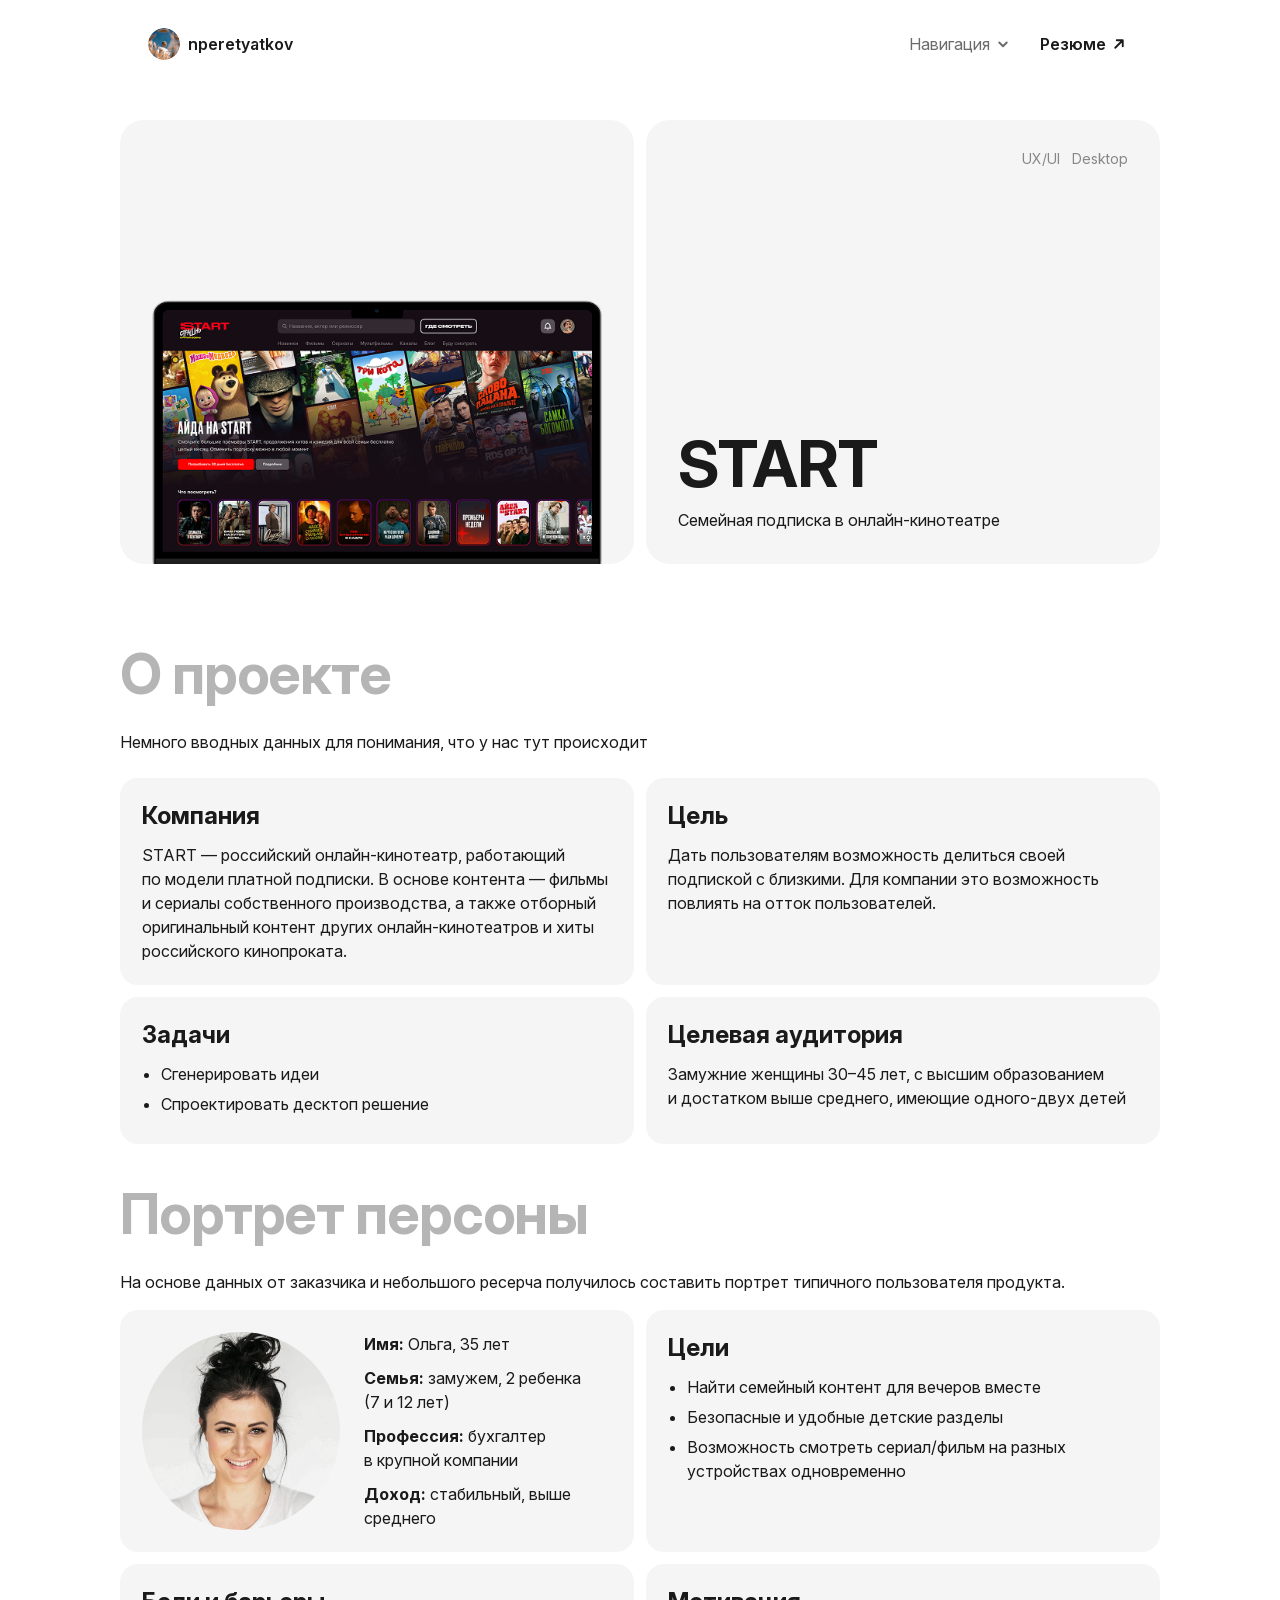
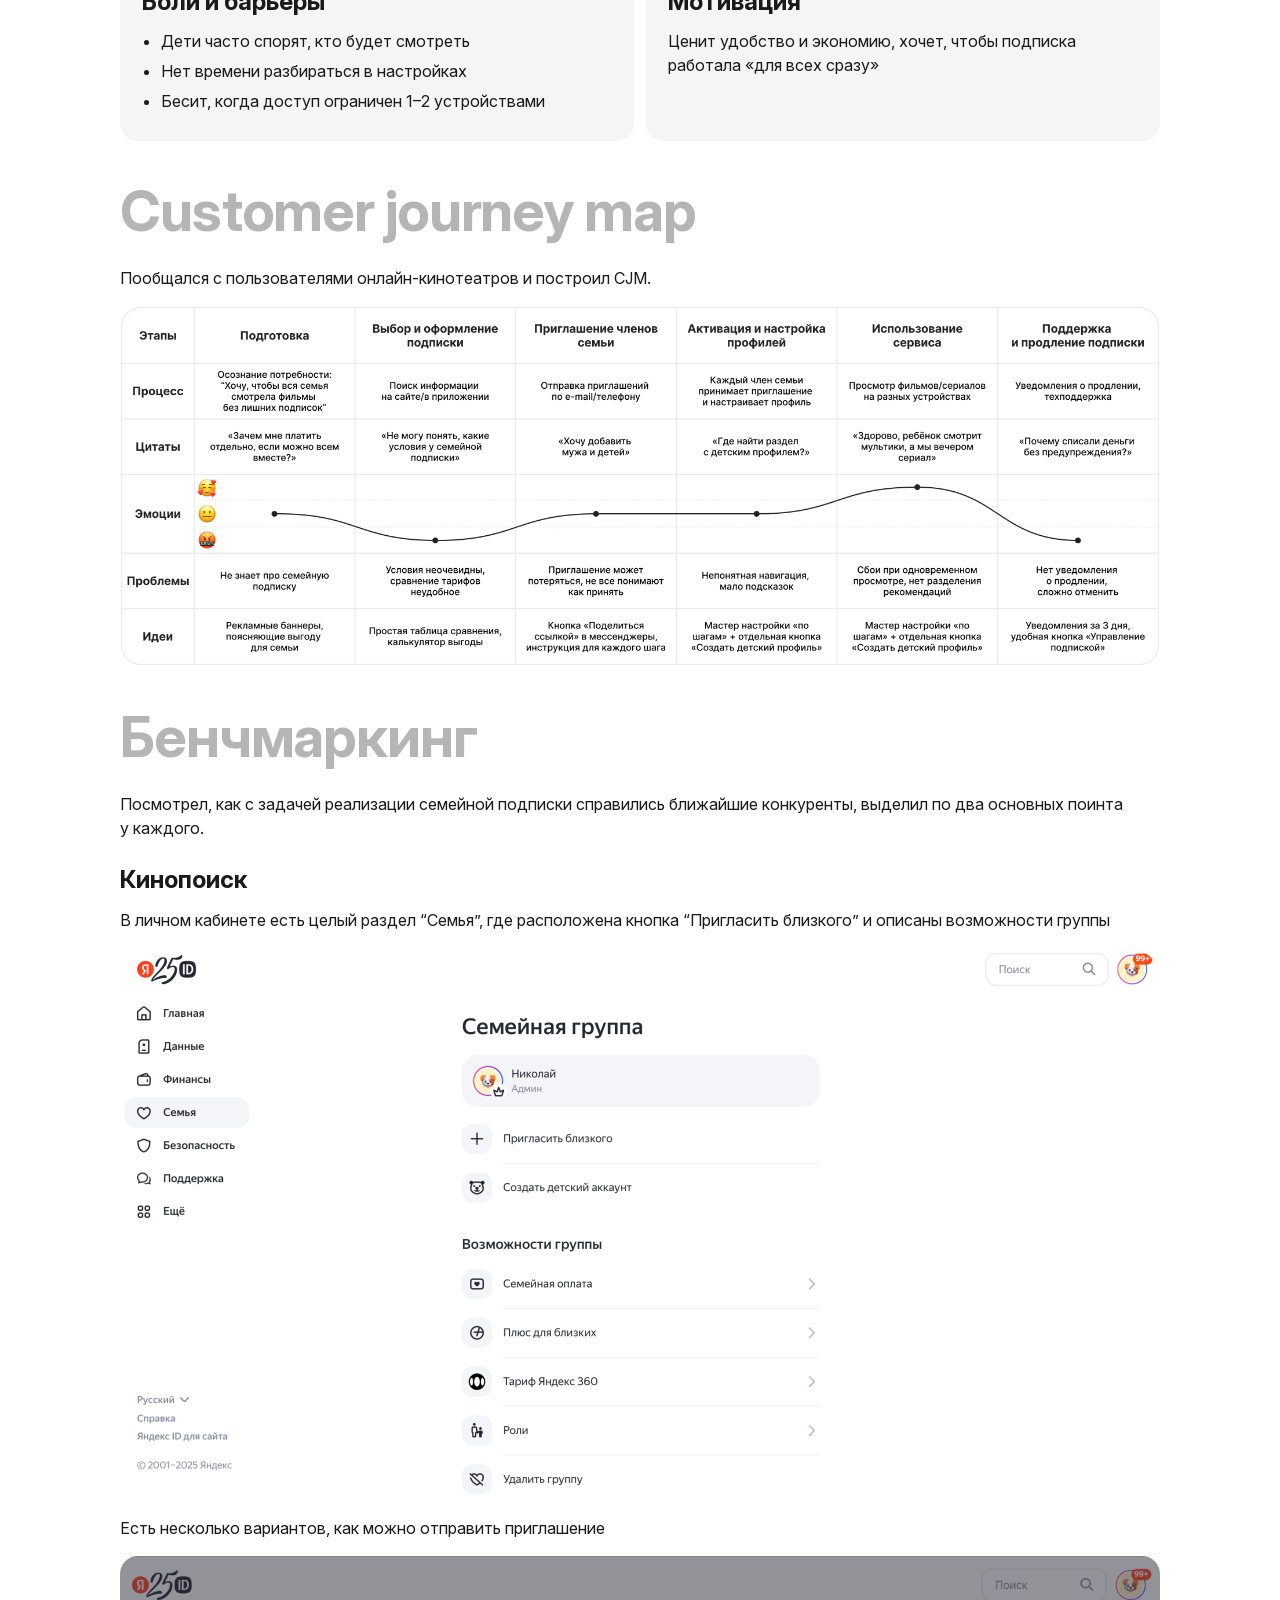
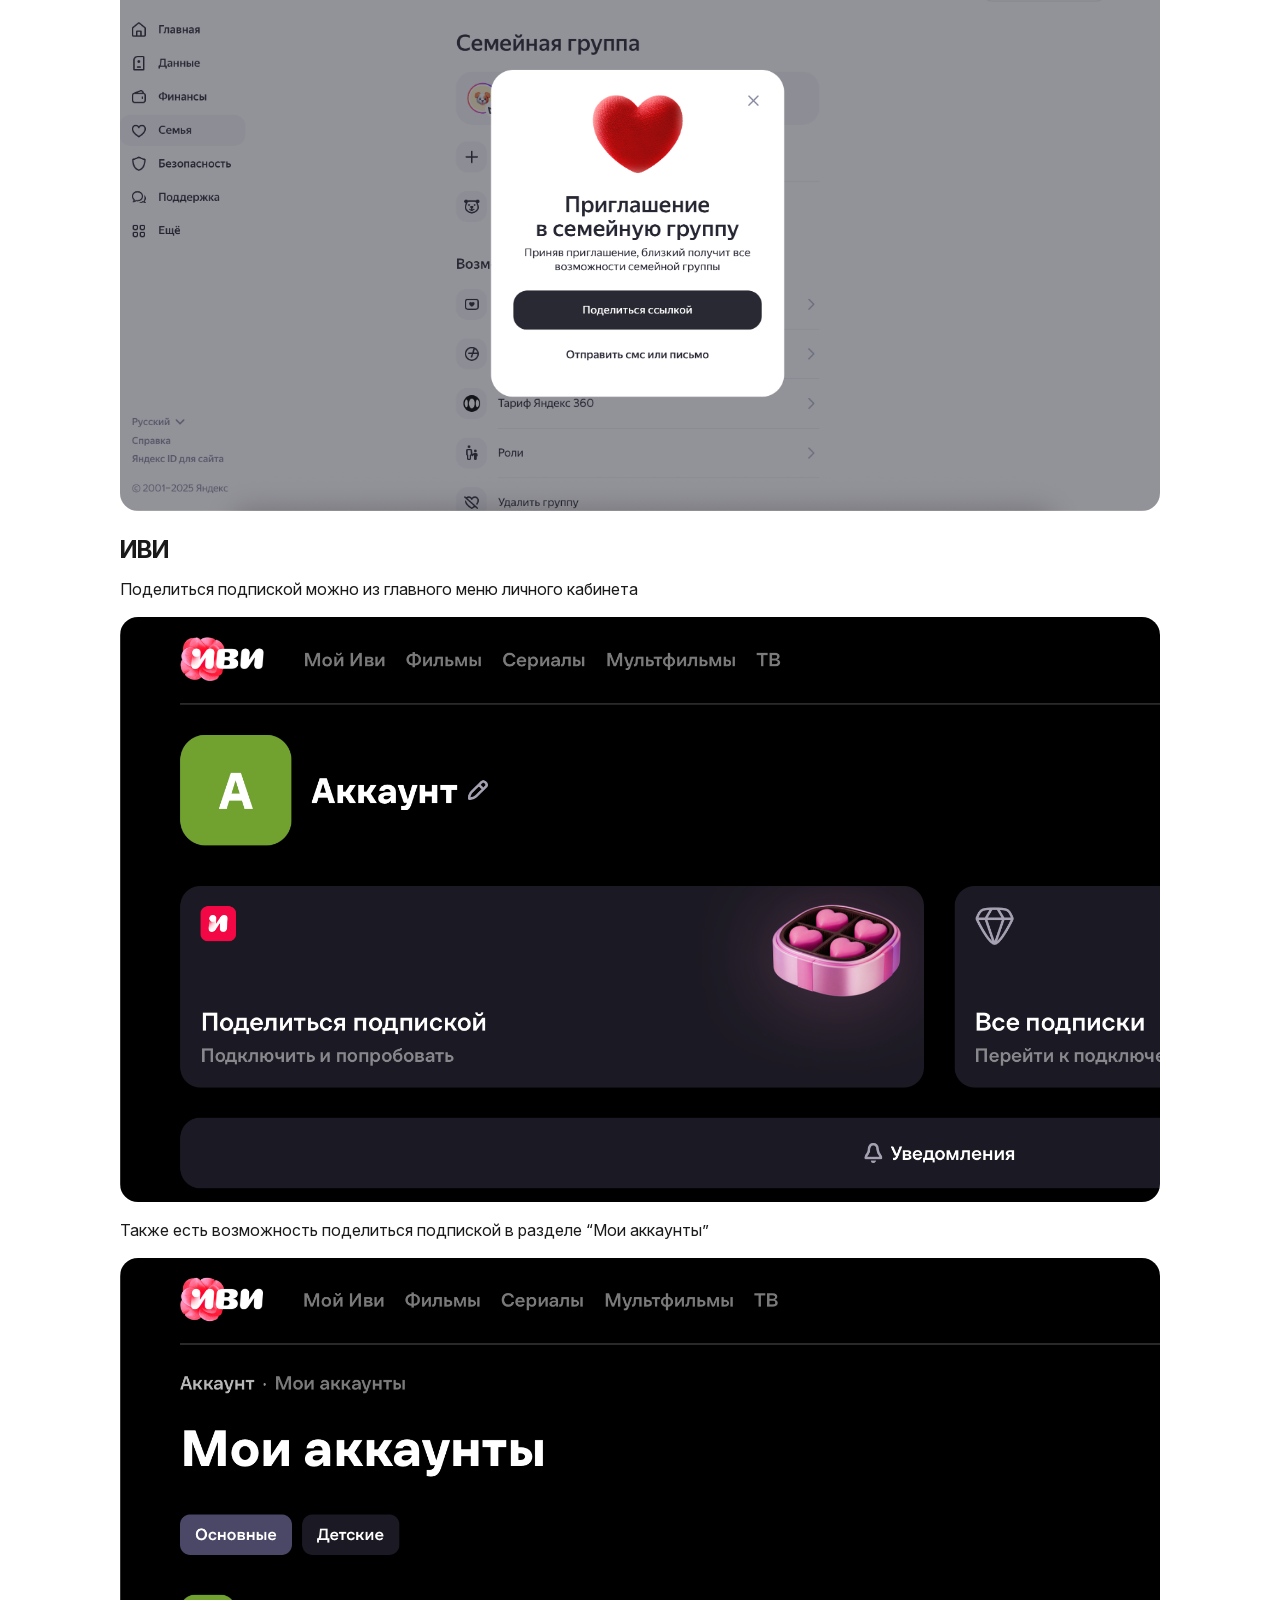
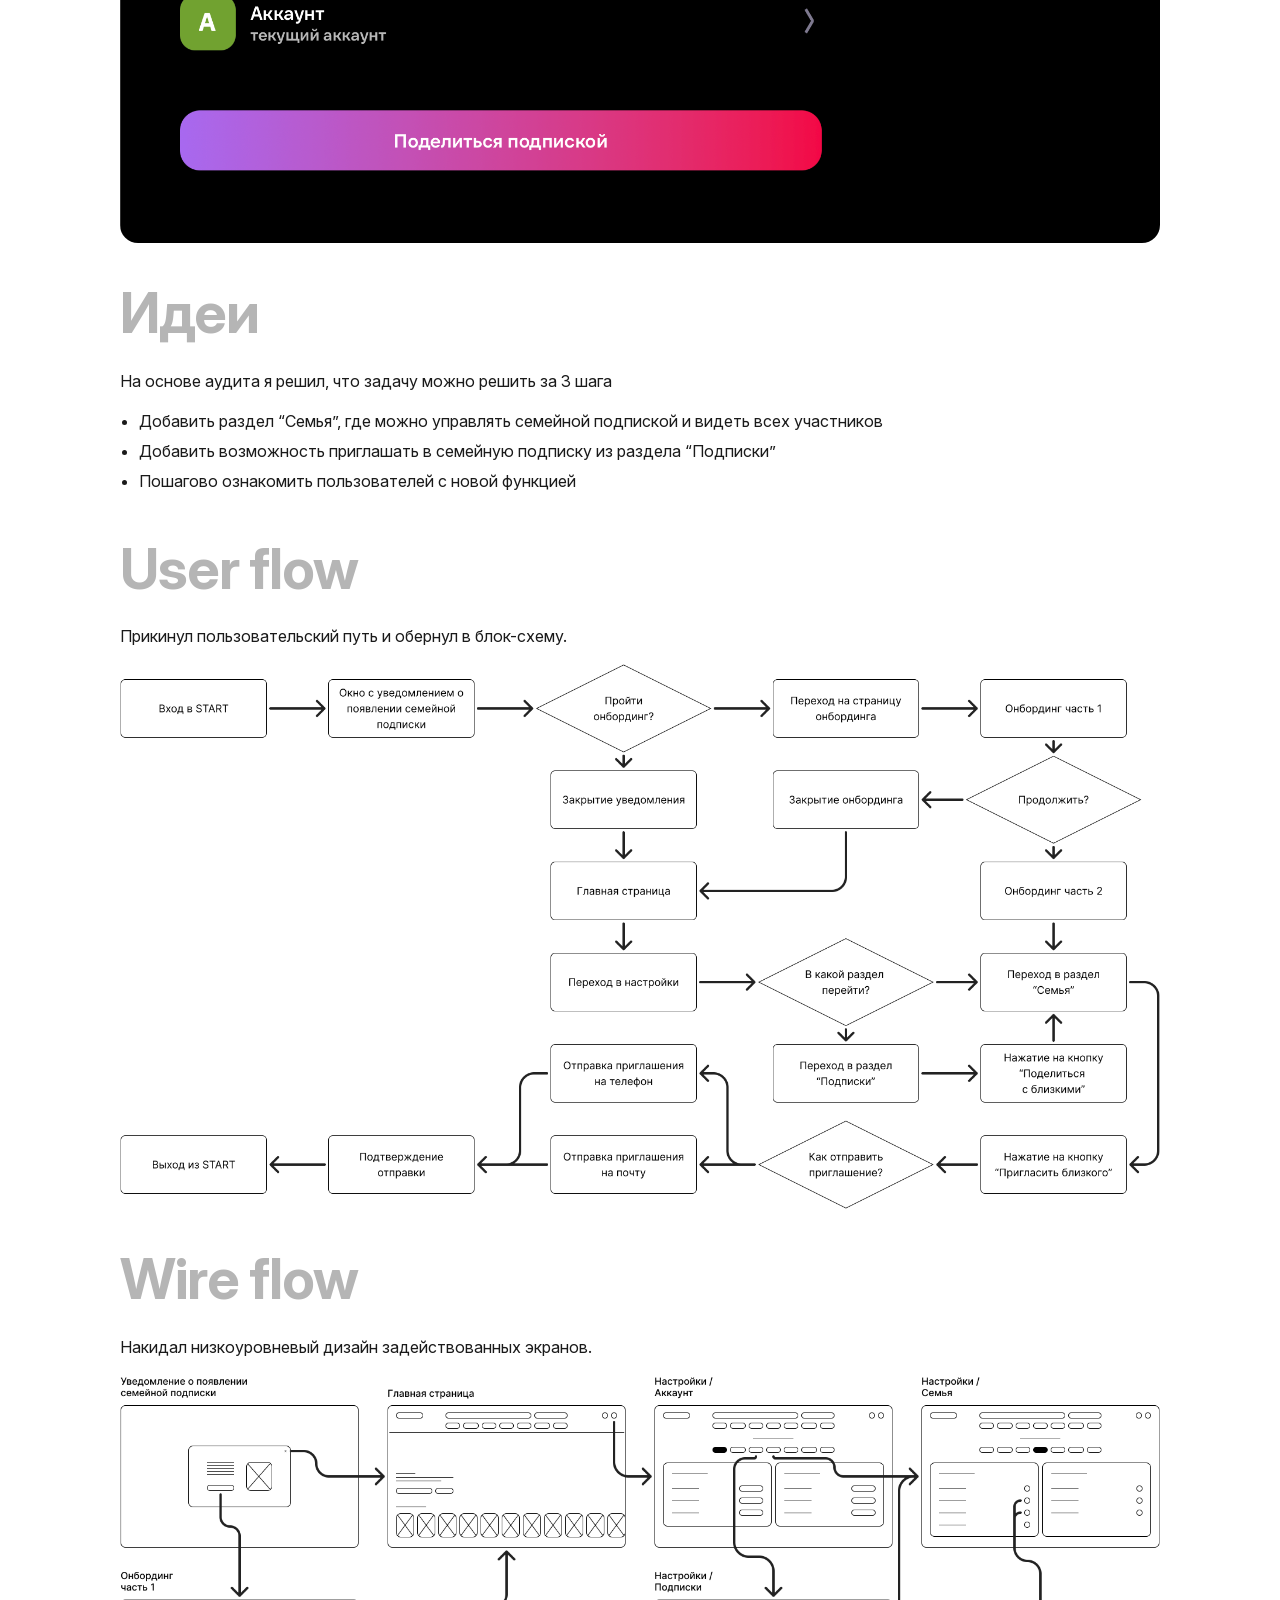
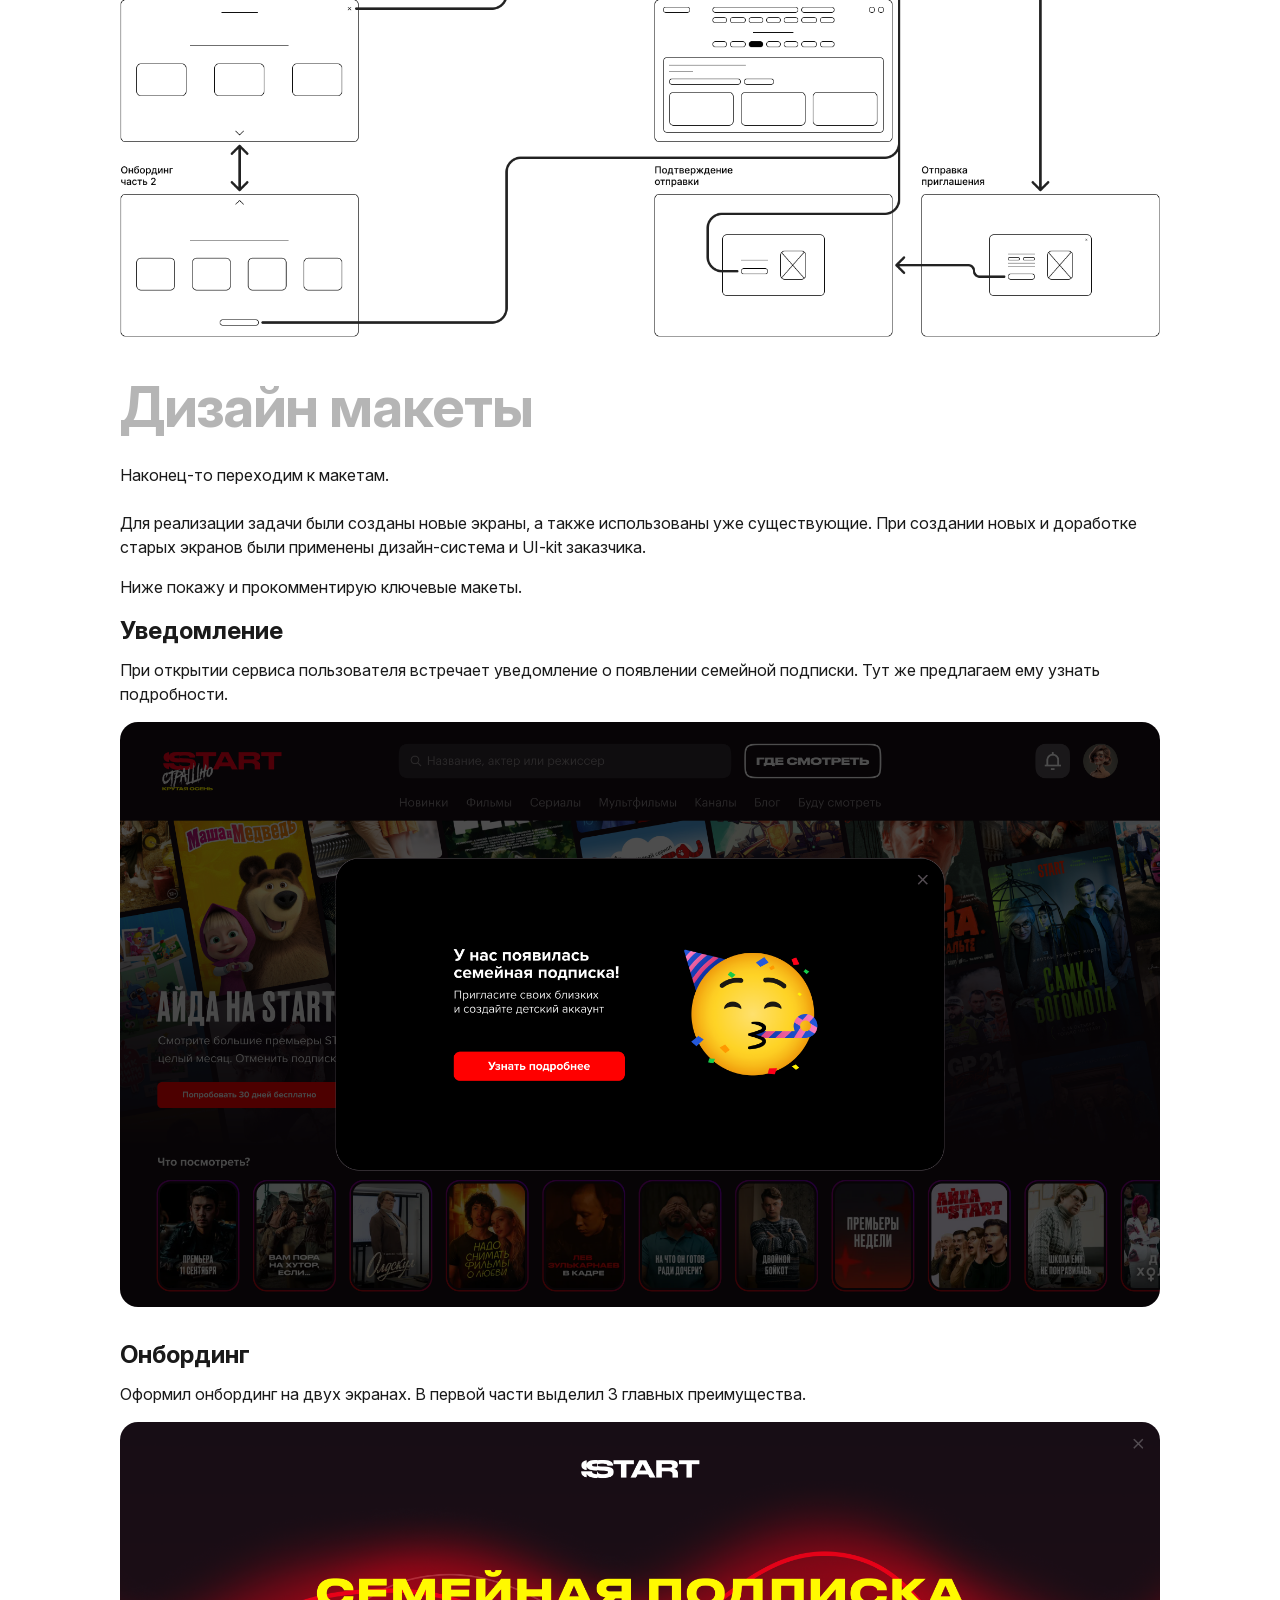
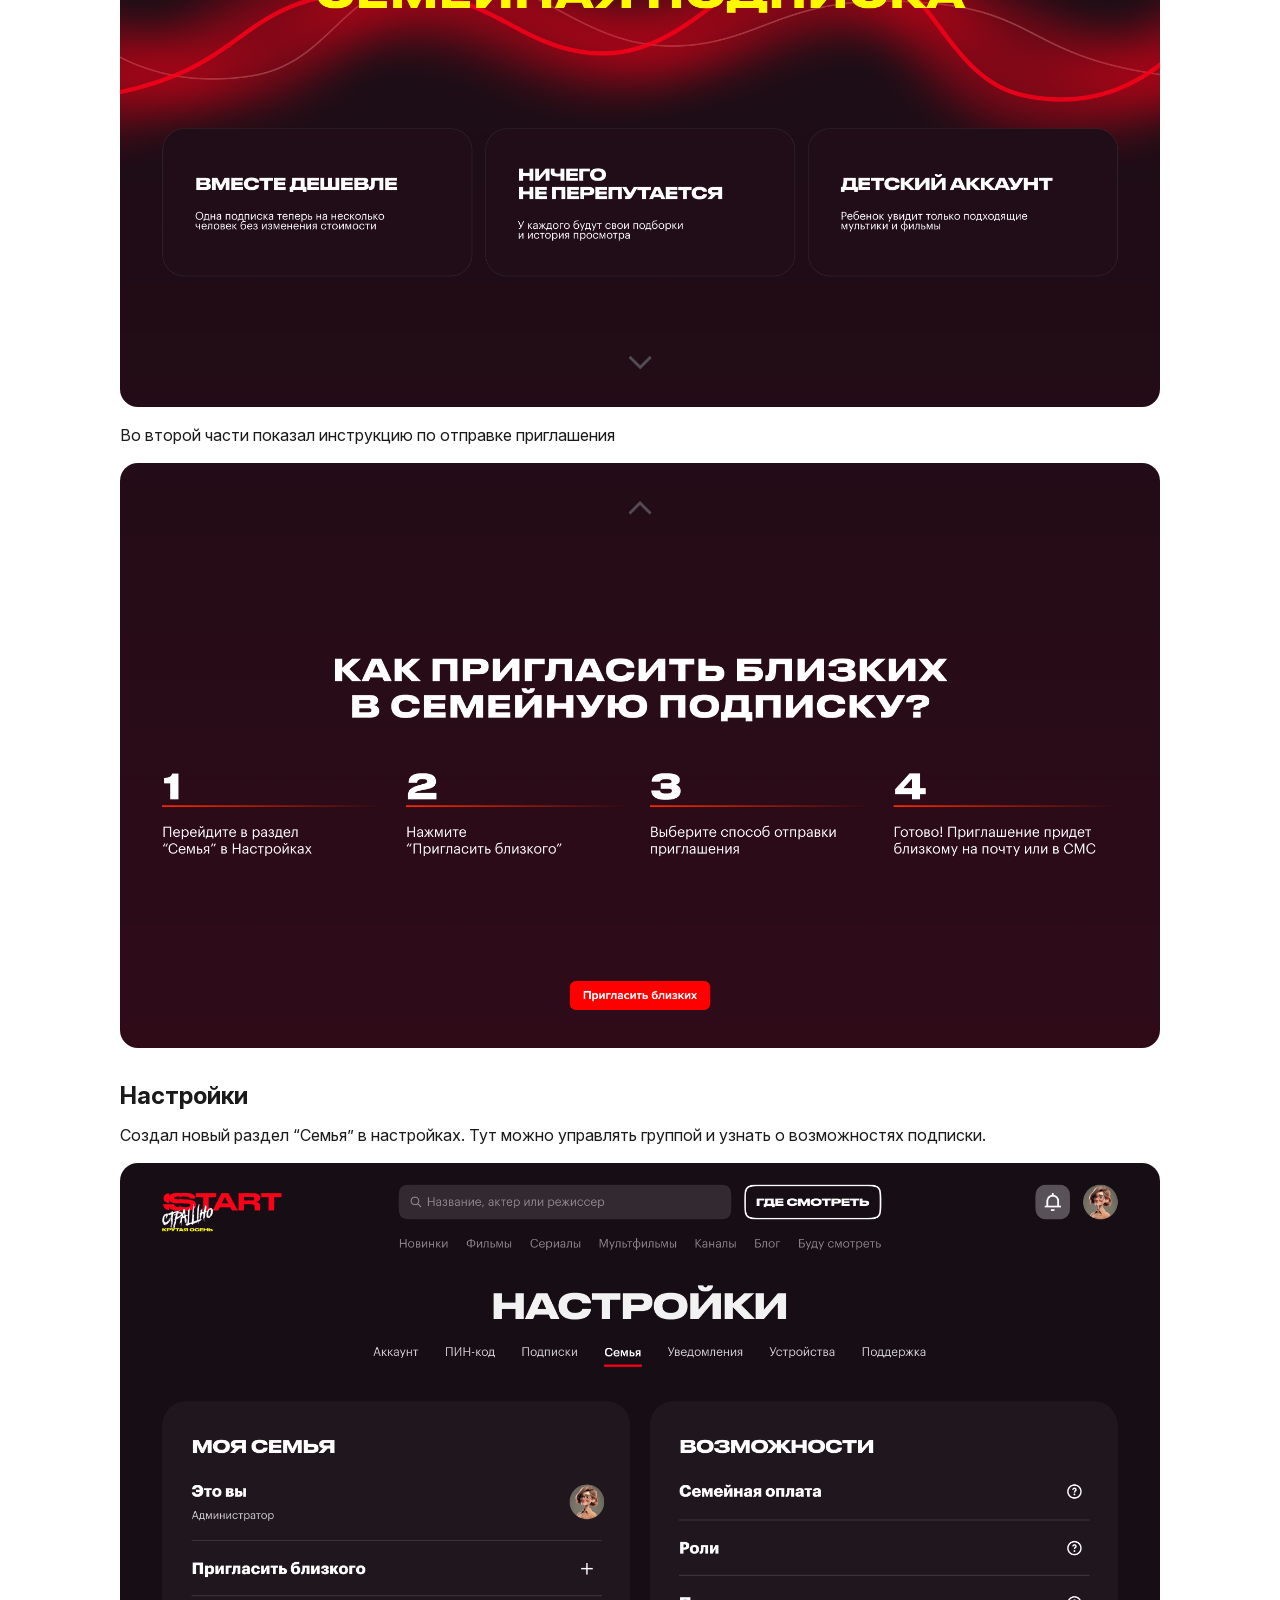
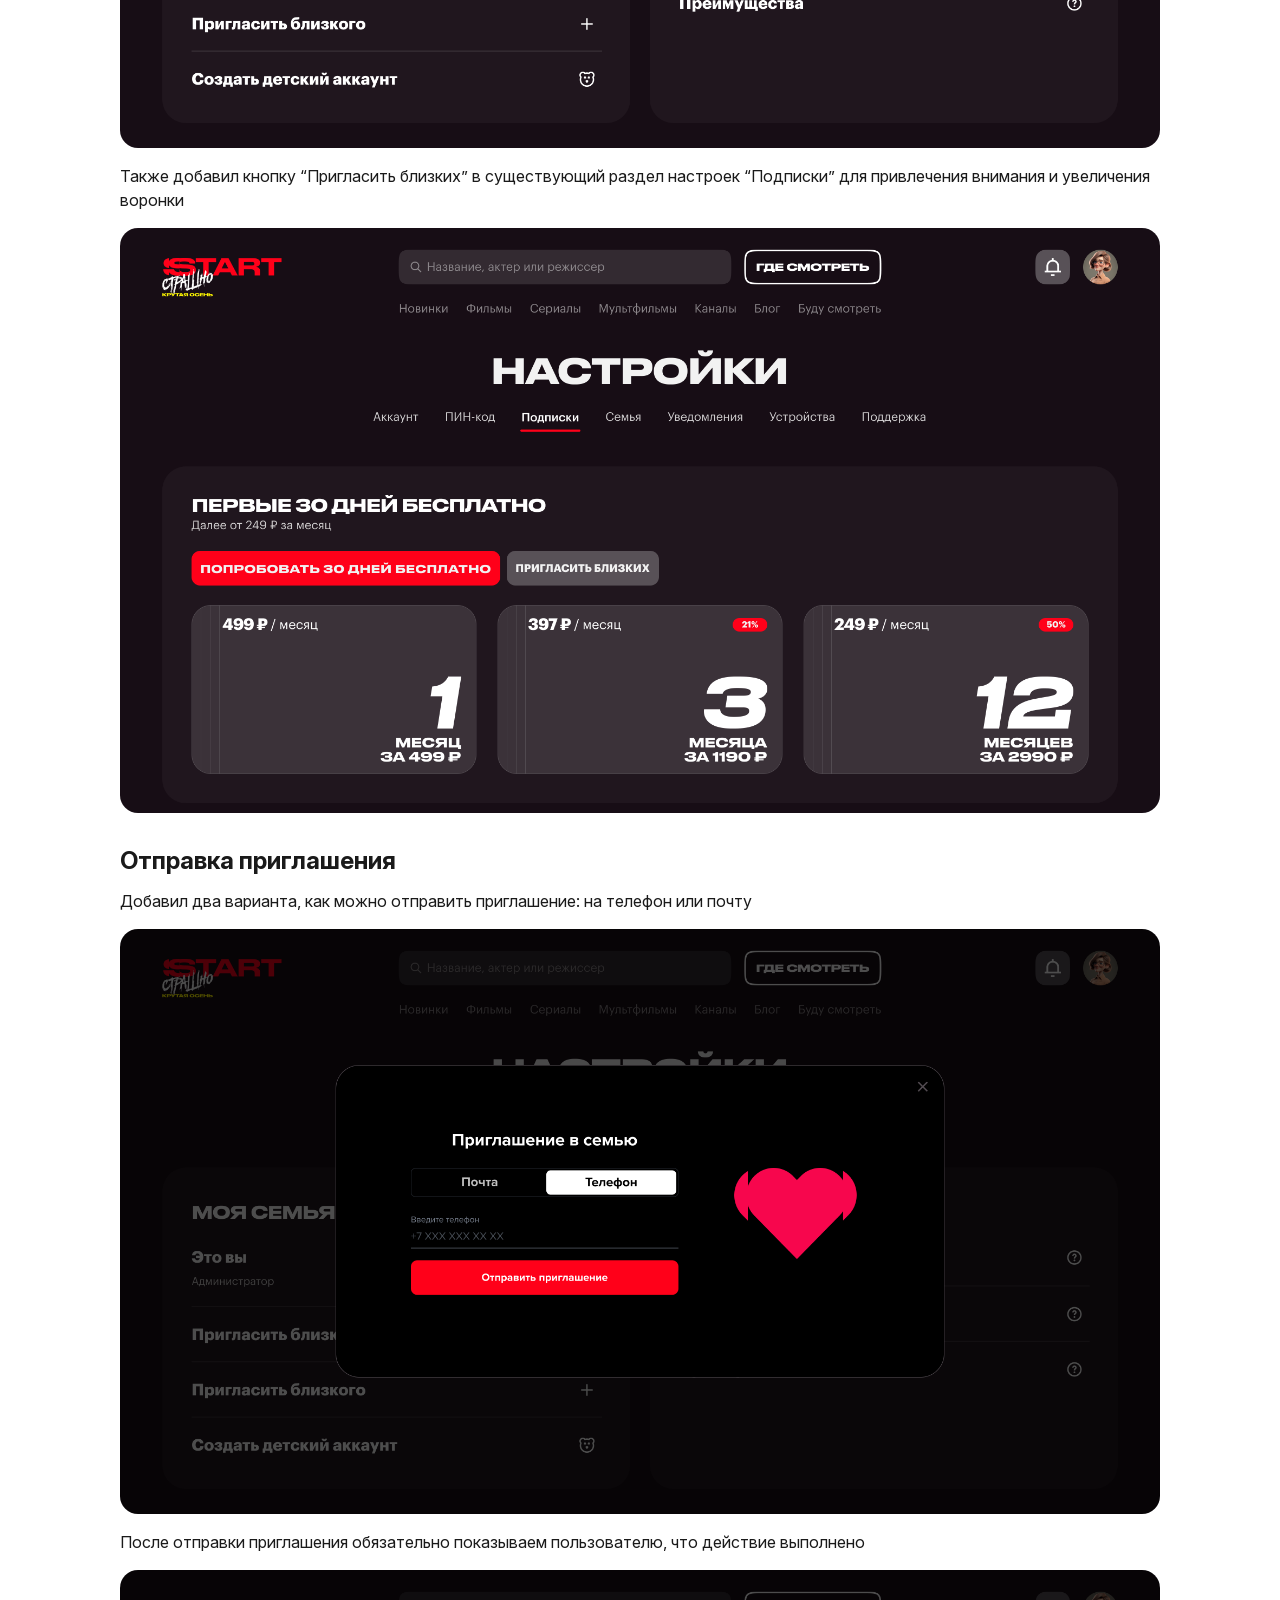
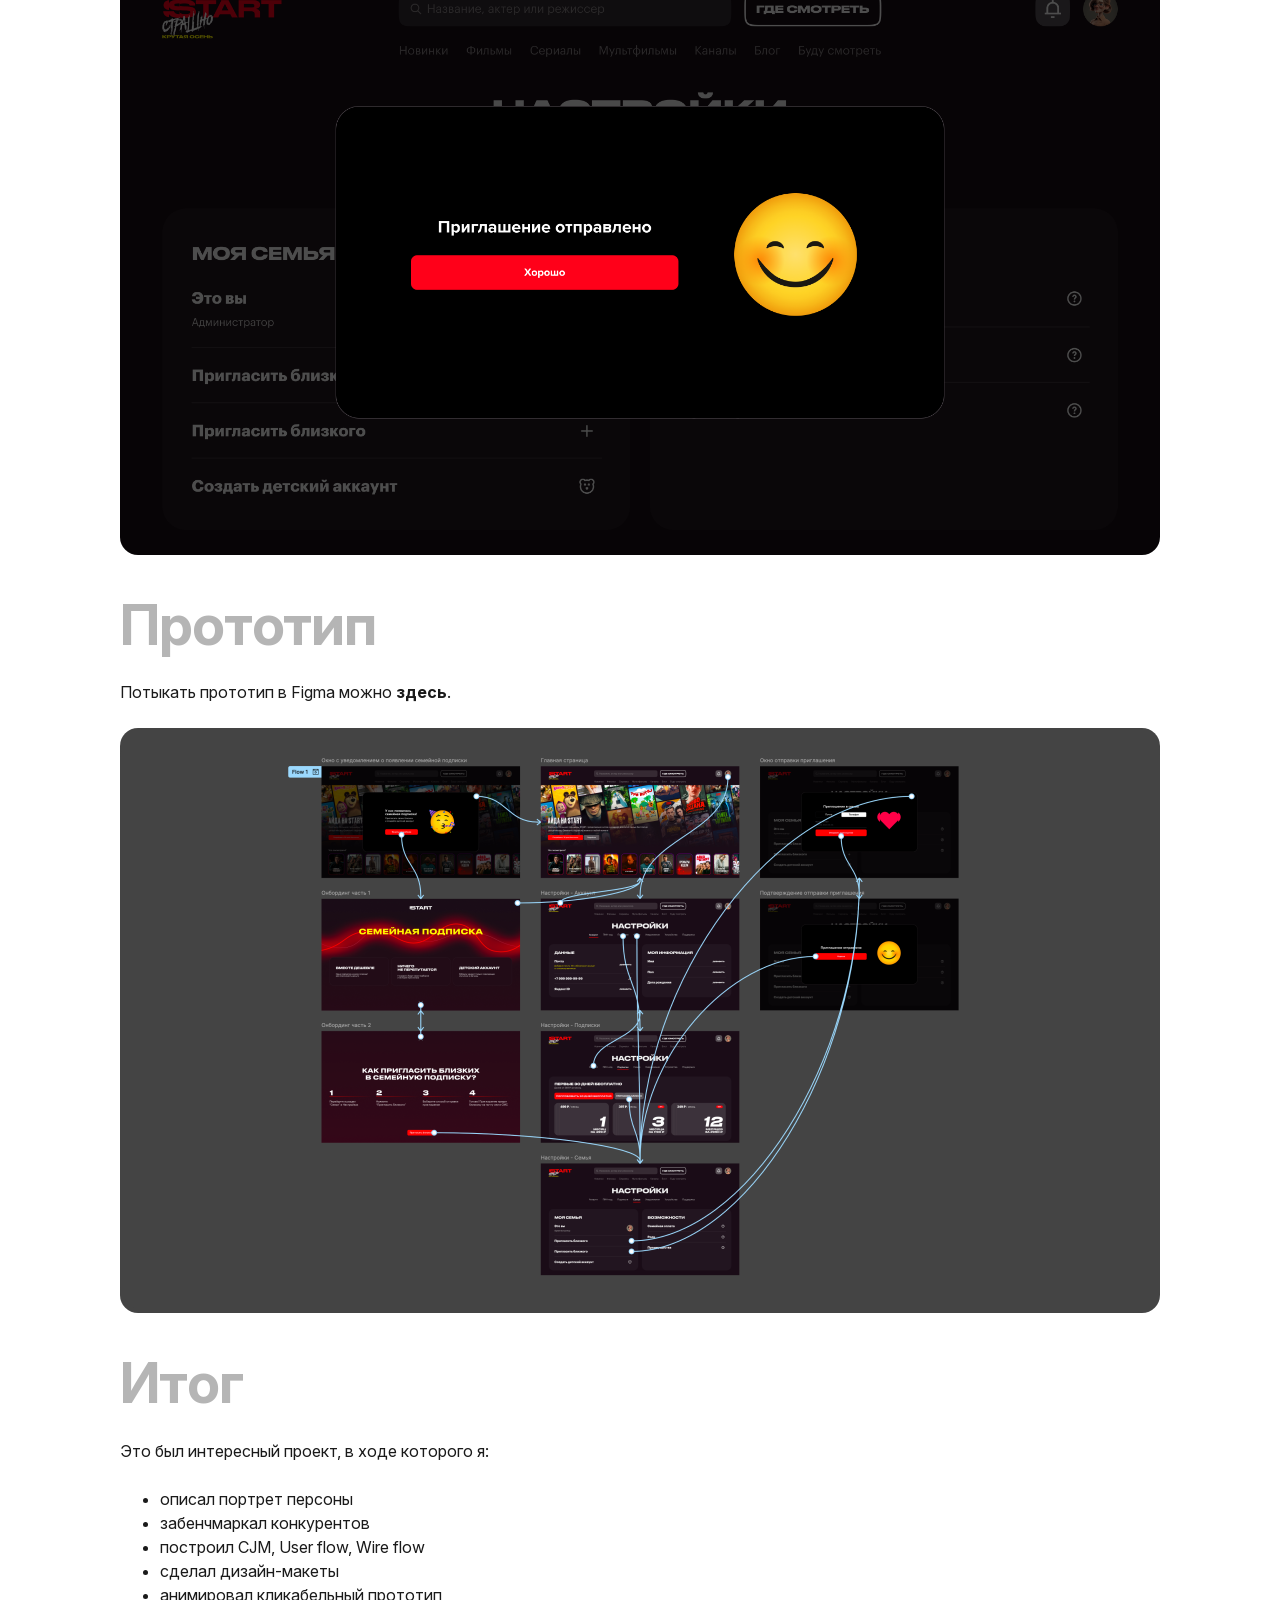
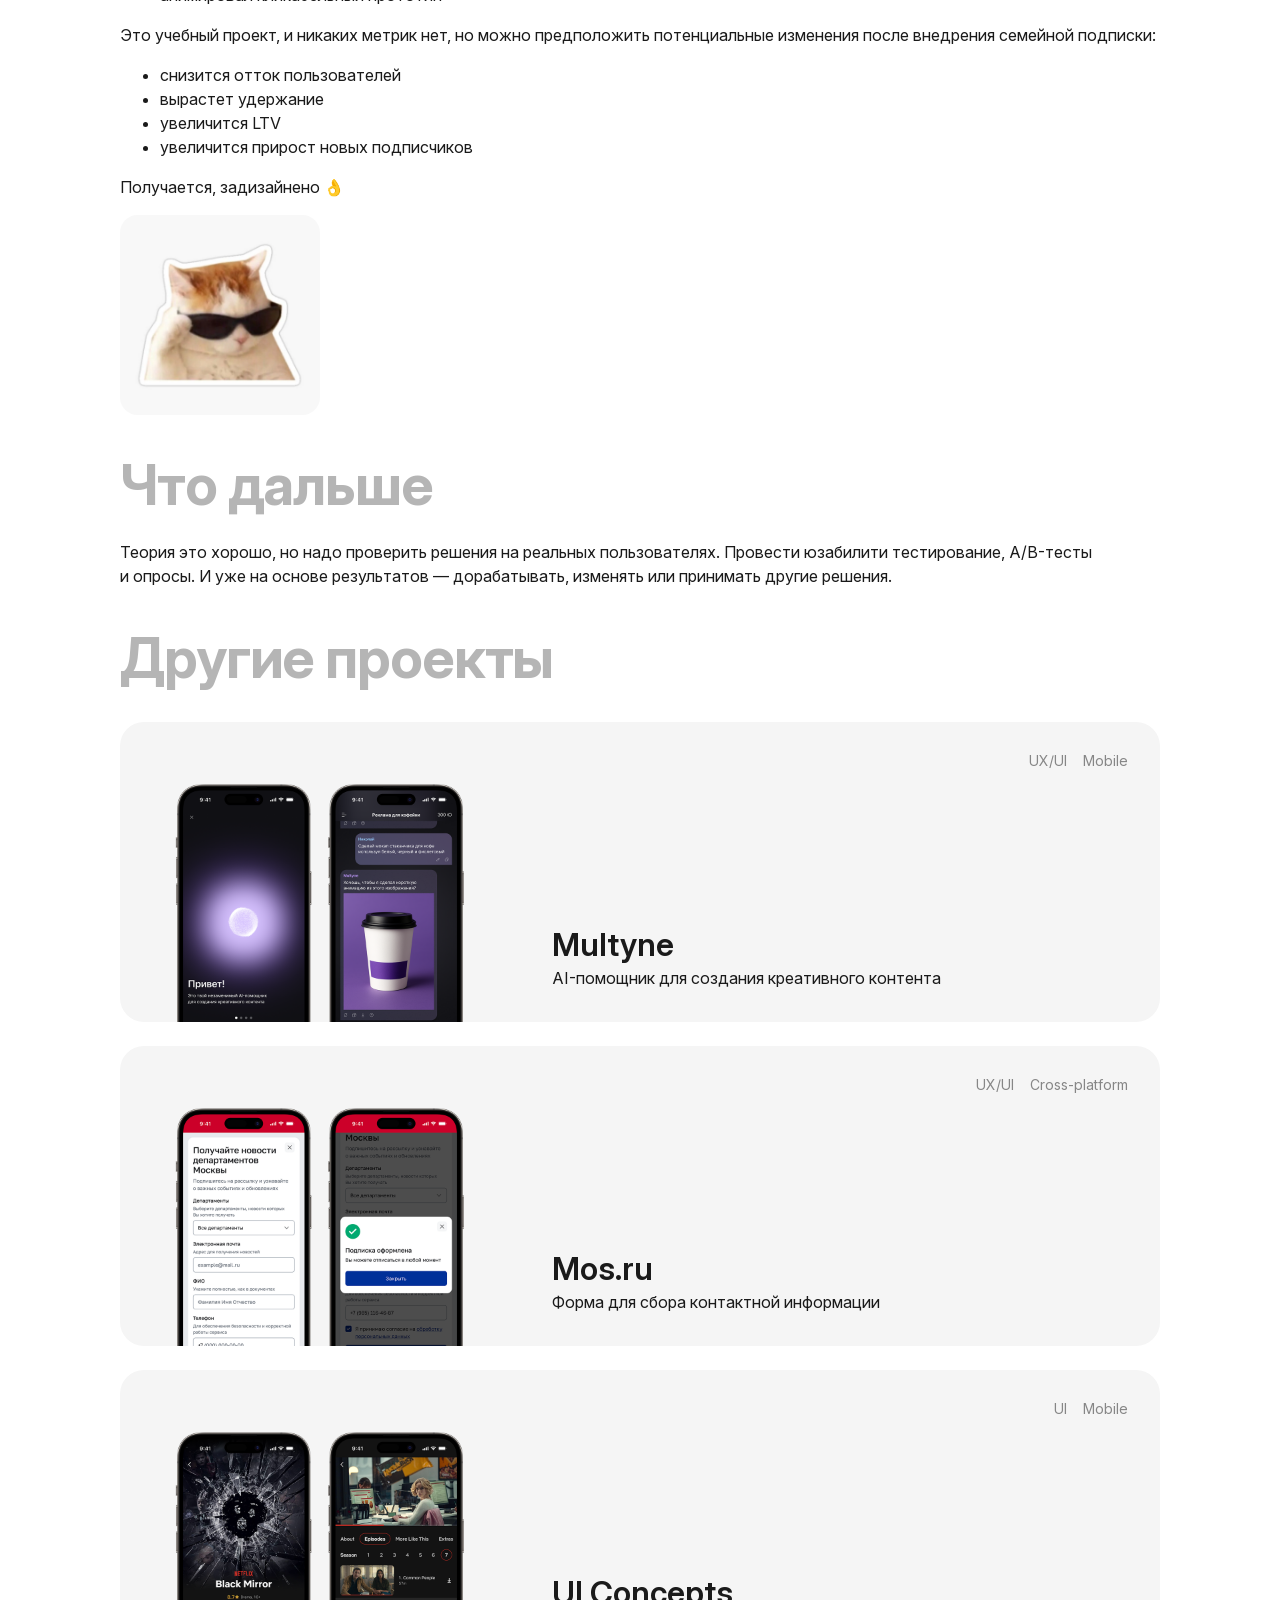
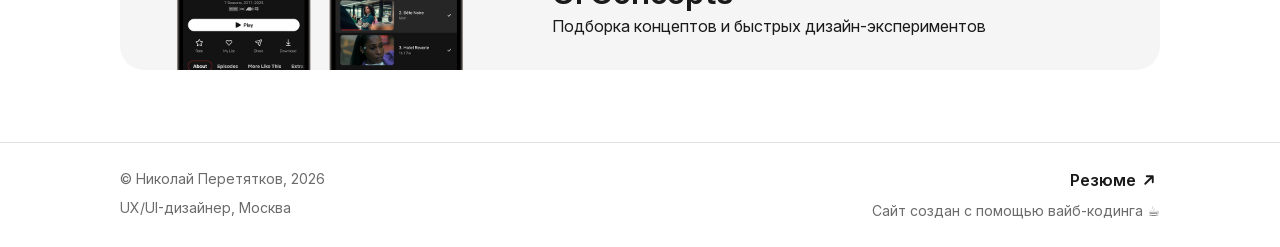
<file: project-start/index.html>
<!DOCTYPE html>
<html lang="ru" class="is-loading">

<head>

  <meta charset="UTF-8" />
  <meta name="viewport" content="width=device-width, initial-scale=1.0" />
  <link rel="icon" href="/favicon.ico" sizes="any" />
  <link rel="icon" type="image/png" sizes="48x48" href="/favicon.png" />
  <link
    rel="preload"
    href="../assets/fonts/InterVariable.woff2"
    as="font"
    type="font/woff2"
    crossorigin
  >

  <title>START</title>
  <meta
    name="description"
    content="Семейная подписка в онлайн-кинотеатре START: UX/UI-кейс с исследованием, CJM, пользовательскими сценариями, макетами и прототипом."
  >
  <link rel="canonical" href="https://nperetyatkov.ru/project-start/">
  <meta property="og:type" content="article">
  <meta property="og:locale" content="ru_RU">
  <meta property="og:site_name" content="nperetyatkov">
  <meta property="og:title" content="Кейс START">
  <meta property="og:description" content="Семейная подписка в онлайн-кинотеатре">
  <meta property="og:image" content="../assets/images/og/start-1200x630.jpg">
  <meta name="twitter:card" content="summary_large_image">
  <meta name="twitter:title" content="Кейс START">
  <meta name="twitter:description" content="Семейная подписка в онлайн-кинотеатре">
  <meta name="twitter:image" content="../assets/images/og/start-1200x630.jpg">

  <style>
    @media (min-width: 800px) and (any-hover: hover) and (any-pointer: fine) {
      html.has-custom-cursor,
      html.has-custom-cursor body,
      html.has-custom-cursor * {
        cursor: none !important;
      }
    }
  </style>
  <link rel="stylesheet" href="../styles/main.css" />
  <script src="../scripts/analytics.js"></script>
  <noscript><div><img src="https://mc.yandex.ru/watch/107224695" style="position:absolute; left:-9999px;" alt="" /></div></noscript>

</head>

<body class="project-page" id="top">
  <header class="header">
    <div class="header-inner">
      <div class="header-top">
        <a href="/" class="brand brand-link">
          <img
            src="../assets/images/layout/header/brand-avatar.png"
            alt="Avatar"
            class="avatar"
            width="32"
            height="32"
          />
          <span class="logo">nperetyatkov</span>
        </a>

        <nav class="nav">
          <details class="nav-dropdown">
            <summary class="nav-dropdown-trigger">
              Навигация
              <svg
                class="nav-dropdown-icon"
                viewBox="0 0 24 24"
                fill="none"
                width="18"
                height="18"
                aria-hidden="true"
              >
                <path
                  d="M7 10L12 15L17 10"
                  stroke="currentColor"
                  stroke-width="2.5"
                  stroke-linecap="round"
                  stroke-linejoin="round"
                />
              </svg>
            </summary>
            <div class="nav-dropdown-menu" role="menu" aria-label="Навигация по кейсу">
              <span class="nav-dropdown-pointer" aria-hidden="true">👈</span>
            </div>
          </details>

          <a href="https://drive.google.com/file/d/1b1cU3eUuWij1T8GxHsS6-HTpoBDSPTKB/view?usp=sharing" target="_blank" rel="noopener noreferrer" class="nav-resume">
            Резюме
            <svg
              class="resume-icon"
              viewBox="0 0 24 24"
              fill="none"
              width="18"
              height="18"
              aria-hidden="true"
            >
              <path
                d="M7 17L17 7M17 7H9M17 7V15"
                stroke="currentColor"
                stroke-width="2.5"
                stroke-linecap="round"
                stroke-linejoin="round"
              />
            </svg>
          </a>
        </nav>

        <button class="burger" aria-label="Открыть меню" aria-expanded="false">
          <span></span>
          <span></span>
          <span></span>
        </button>
      </div>
      <div class="mobile-menu" aria-hidden="true">
        <nav class="mobile-nav">
          <a href="https://drive.google.com/file/d/1b1cU3eUuWij1T8GxHsS6-HTpoBDSPTKB/view?usp=sharing" target="_blank" rel="noopener noreferrer" class="mobile-resume">
            Резюме
            <svg
              class="resume-icon"
              viewBox="0 0 24 24"
              fill="none"
              width="18"
              height="18"
              aria-hidden="true"
            >
              <path
                d="M7 17L17 7M17 7H9M17 7V15"
                stroke="currentColor"
                stroke-width="2.5"
                stroke-linecap="round"
                stroke-linejoin="round"
              />
            </svg>
          </a>
        </nav>
      </div>
    </div>
  </header>

  <main>
    <section class="project-hero">
      <div class="container">
        <div class="project-hero-layout">
          <div class="project-hero-media">
            <img
              src="../assets/images/pages/home/project-start.png"
              alt="Кейс START"
              width="800"
              height="600"
            />
          </div>
          <div class="project-hero-content">
            <div class="project-hero-tags">
              <span class="project-tag">UX/UI</span>
              <span class="project-tag">Desktop</span>
            </div>
            <h1 class="project-hero-title">START</h1>
            <p class="project-hero-description">
              Семейная подписка в онлайн-кинотеатре
            </p>
          </div>
        </div>
      </div>
    </section>

    <section id="about-project" class="section project-section project-section--about">
      <div class="container">
        <h2>О проекте</h2>
        <p class="project-lead">Немного вводных данных для понимания, что у нас тут происходит</p>
        <div class="project-grid">
          <article class="project-detail">
            <h3>Компания</h3>
            <p>
              START — российский онлайн-кинотеатр, работающий по модели платной
              подписки. В основе контента — фильмы и сериалы собственного
              производства, а также отборный оригинальный контент других
              онлайн-кинотеатров и хиты российского кинопроката.
            </p>
          </article>
          <article class="project-detail">
            <h3>Цель</h3>
            <p>
              Дать пользователям возможность делиться своей подпиской с близкими.
              Для компании это возможность повлиять на отток пользователей.
            </p>
          </article>
          <article class="project-detail">
            <h3>Задачи</h3>
            <ul>
              <li>Сгенерировать идеи</li>
              <li>Спроектировать десктоп решение</li>
            </ul>
          </article>
          <article class="project-detail">
            <h3>Целевая аудитория</h3>
            <p>
              Замужние женщины 30–45 лет, с высшим образованием и достатком
              выше среднего, имеющие одного-двух детей
            </p>
          </article>
        </div>
      </div>
    </section>

    <section id="persona" class="section project-section">
      <div class="container">
        <article class="project-detail project-detail--persona">
          <h2>Портрет персоны</h2>
          <p>
            На основе данных от заказчика и небольшого ресерча получилось
            составить портрет типичного пользователя продукта.
          </p>
          <div class="project-grid project-grid--persona">
            <div class="project-persona-card">
              <figure class="project-persona-media">
                <img
                  src="../assets/images/pages/projects/start/discovery-persona-olga.png"
                  alt="Портрет персоны"
                  width="381"
                  height="479"
                />
              </figure>
              <ul class="project-persona-facts">
                <li><strong>Имя:</strong> Ольга, 35 лет</li>
                <li><strong>Семья:</strong> замужем, 2 ребенка<br />(7 и 12 лет)</li>
                <li><strong>Профессия:</strong> бухгалтер в крупной компании</li>
                <li><strong>Доход:</strong> стабильный, выше среднего</li>
              </ul>
            </div>

            <div class="project-detail project-persona-block">
              <h3>Цели</h3>
              <ul>
                <li>Найти семейный контент для вечеров вместе</li>
                <li>Безопасные и удобные детские разделы</li>
                <li>Возможность смотреть сериал/фильм на разных устройствах одновременно</li>
              </ul>
            </div>

            <div class="project-detail project-persona-block">
              <h3>Боли и барьеры</h3>
              <ul>
                <li>Дети часто спорят, кто будет смотреть</li>
                <li>Нет времени разбираться в настройках</li>
                <li>Бесит, когда доступ ограничен <span class="project-mobile-break">1–2 устройствами</span></li>
              </ul>
            </div>

            <div class="project-detail project-persona-block">
              <h3>Мотивация</h3>
              <p>Ценит удобство и экономию, хочет, чтобы подписка работала «для всех сразу»</p>
            </div>
          </div>
        </article>
      </div>
    </section>

    <section id="customer-journey-map" class="section project-section">
      <div class="container">
        <article class="project-detail">
          <h2>Customer journey map</h2>
          <p>Пообщался с пользователями онлайн-кинотеатров и построил CJM.</p>
          <figure class="project-image-block project-image-block--flat-lightbox" data-lightbox-frame="white">
            <img
              src="../assets/images/pages/projects/start/discovery-cjm.png"
              alt="Customer Journey Map для семейной подписки"
              width="3590"
              height="1244"
            />
          </figure>
        </article>
      </div>
    </section>

    <section id="benchmarking" class="section project-section">
      <div class="container">
        <article class="project-detail">
          <h2>Бенчмаркинг</h2>
          <p>
            Посмотрел, как с задачей реализации семейной подписки справились
            ближайшие конкуренты, выделил по два основных поинта у каждого.
          </p>
          <h3>Кинопоиск</h3>
          <p>
            В личном кабинете есть целый раздел “Семья”, где расположена кнопка “Пригласить близкого”
            и описаны возможности группы
          </p>
          <figure class="project-image-block">
            <img
              src="../assets/images/pages/projects/start/layout-settings-family.png"
              alt="Новый раздел Семья в настройках"
              width="2080"
              height="1104"
            />
          </figure>
          <p>Есть несколько вариантов, как можно отправить приглашение</p>
          <figure class="project-image-block">
            <img
              src="../assets/images/pages/projects/start/benchmark-kinopoisk-invite-options.png"
              alt="Варианты отправки приглашения"
              width="3024"
              height="1750"
            />
          </figure>
          <h3>ИВИ</h3>
          <p>Поделиться подпиской можно из главного меню личного кабинета</p>
          <figure class="project-image-block">
            <img
              src="../assets/images/pages/projects/start/benchmark-ivi-main-menu.png"
              alt="Поделиться подпиской из главного меню личного кабинета"
              width="1968"
              height="1056"
            />
          </figure>
          <p>Также есть возможность поделиться подпиской в разделе “Мои аккаунты”</p>
          <figure class="project-image-block">
            <img
              src="../assets/images/pages/projects/start/discovery-reference-ivi-share.png"
              alt="Референс сценария шаринга подписки"
              width="4096"
              height="2880"
            />
          </figure>
        </article>
      </div>
    </section>

    <section id="ideas" class="section project-section">
      <div class="container">
        <article class="project-detail">
          <h2>Идеи</h2>
          <p>На основе аудита я решил, что задачу можно решить за 3 шага</p>
          <ul>
            <li>Добавить раздел “Семья”, где можно управлять семейной подпиской и видеть всех участников</li>
            <li>Добавить возможность приглашать в семейную подписку из раздела “Подписки”</li>
            <li>Пошагово ознакомить пользователей с новой функцией</li>
          </ul>
        </article>
      </div>
    </section>

    <section id="user-flow" class="section project-section">
      <div class="container">
        <article class="project-detail">
          <h2>User flow</h2>
          <p>Прикинул пользовательский путь и обернул в блок-схему.</p>
          <figure class="project-image-block project-image-block--flat-lightbox" data-lightbox-frame="white">
            <img
              src="../assets/images/pages/projects/start/flow-user.png"
              alt="Схема user flow"
              width="3556"
              height="1864"
            />
          </figure>
        </article>
      </div>
    </section>

    <section id="wire-flow" class="section project-section">
      <div class="container">
        <article class="project-detail">
          <h2>Wire flow</h2>
          <p>Накидал низкоуровневый дизайн задействованных экранов.</p>
          <figure class="project-image-block project-image-block--flat-lightbox" data-lightbox-frame="white">
            <img
              src="../assets/images/pages/projects/start/flow-wire.png"
              alt="Схема wire flow"
              width="3444"
              height="1862"
            />
          </figure>
        </article>
      </div>
    </section>

    <section id="layouts" class="section project-section">
      <div class="container">
        <h2>Дизайн макеты</h2>
        <p class="project-lead">
          Наконец-то переходим к макетам.
        </p>
        <p>
          Для реализации задачи были созданы новые экраны, а также использованы уже существующие.
          При создании новых и доработке старых экранов были применены дизайн-система и UI-kit заказчика.
        </p>
        <p>
          Ниже покажу и прокомментирую ключевые макеты.
        </p>
        <div class="project-flow">
          <article class="project-detail">
            <h3>Уведомление</h3>
            <p>
              При открытии сервиса пользователя встречает уведомление о появлении семейной подписки.
              Тут же предлагаем ему узнать подробности.
            </p>
            <figure class="project-image-block">
              <img
                src="../assets/images/pages/projects/start/layout-notification.png"
                alt="Экран уведомления о семейной подписке"
                width="3840"
                height="2160"
              />
            </figure>
          </article>

          <article class="project-detail">
            <h3>Онбординг</h3>
            <p>
              Оформил онбординг на двух экранах.
              В первой части выделил 3 главных преимущества.
            </p>
            <figure class="project-image-block">
              <img
                src="../assets/images/pages/projects/start/layout-onboarding-benefits.png"
                alt="Онбординг: преимущества семейной подписки"
                width="3840"
                height="2160"
              />
            </figure>
            <p>Во второй части показал инструкцию по отправке приглашения</p>
            <figure class="project-image-block">
              <img
                src="../assets/images/pages/projects/start/layout-invite-success.png"
                alt="Подтверждение успешной отправки приглашения"
                width="3840"
                height="2160"
              />
            </figure>
          </article>

          <article class="project-detail">
            <h3>Настройки</h3>
            <p>
              Создал новый раздел “Семья” в настройках.
              Тут можно управлять группой и узнать о возможностях подписки.
            </p>
            <figure class="project-image-block">
              <img
                src="../assets/images/pages/projects/start/layout-settings-subscriptions.png"
                alt="Точка входа в семейную подписку из раздела Подписки"
                width="3840"
                height="2160"
              />
            </figure>
            <p>
              Также добавил кнопку “Пригласить близких” в существующий раздел настроек “Подписки”
              для привлечения внимания и увеличения воронки
            </p>
            <figure class="project-image-block">
              <img
                src="../assets/images/pages/projects/start/discovery-benchmark-kinopoisk.png"
                alt="Референс личного кабинета онлайн-кинотеатра"
                width="3840"
                height="2160"
              />
            </figure>
          </article>

          <article class="project-detail">
            <h3>Отправка приглашения</h3>
            <p>
              Добавил два варианта, как можно отправить приглашение: на телефон или почту
            </p>
            <figure class="project-image-block">
              <img
                src="../assets/images/pages/projects/start/layout-invite-form.png"
                alt="Форма отправки приглашения"
                width="3840"
                height="2160"
              />
            </figure>
            <p>После отправки приглашения обязательно показываем пользователю, что действие выполнено</p>
            <figure class="project-image-block">
              <img
                src="../assets/images/pages/projects/start/layout-onboarding-steps.png"
                alt="Онбординг: инструкция по приглашению"
                width="3840"
                height="2160"
              />
            </figure>
          </article>
        </div>
      </div>
    </section>

    <section id="prototype" class="section project-section">
      <div class="container">
        <h2>Прототип</h2>
        <p class="project-lead">
          Потыкать прототип в Figma можно
          <a
            class="project-inline-link"
            href="https://www.figma.com/proto/3hHmlITuDnwNq4uaTDETUh/%D0%9F%D1%80%D0%BE%D0%B5%D0%BA%D1%82%D0%B8%D1%80%D0%BE%D0%B2%D0%B0%D0%BD%D0%B8%D0%B5-%D1%81%D0%B5%D0%BC%D0%B5%D0%B8%CC%86%D0%BD%D0%BE%D0%B8%CC%86-%D0%BF%D0%BE%D0%B4%D0%BF%D0%B8%D1%81%D0%BA%D0%B8-%D0%B2-%D0%BE%D0%BD%D0%BB%D0%B0%D0%B8%CC%86%D0%BD-%D0%BA%D0%B8%D0%BD%D0%BE%D1%82%D0%B5%D0%B0%D1%82%D1%80%D0%B5-START?page-id=190%3A2&amp;node-id=279-1286&amp;viewport=-1548%2C110%2C0.23&amp;t=AZD83ZeVPyjLvRF9-1&amp;scaling=scale-down&amp;content-scaling=fixed&amp;starting-point-node-id=279%3A1286"
            target="_blank"
            rel="noopener noreferrer"
          >здесь</a>.
        </p>
        <figure class="project-image-block">
          <img
            src="../assets/images/pages/projects/start/prototype-flow.png"
            alt="Карта прототипа и сценариев семейной подписки"
            width="2080"
            height="1170"
          />
        </figure>
      </div>
    </section>

    <section id="result" class="section project-section">
      <div class="container">
        <h2>Итог</h2>
        <p class="project-lead">
          Это был интересный проект, в ходе которого я:
        </p>
        <ul>
          <li>описал портрет персоны</li>
          <li>забенчмаркал конкурентов</li>
          <li>построил CJM, User flow, Wire flow</li>
          <li>сделал дизайн-макеты</li>
          <li>анимировал кликабельный прототип</li>
        </ul>
        <p>
          Это учебный проект, и никаких метрик нет, но можно предположить потенциальные
          изменения после внедрения семейной подписки:
        </p>
        <ul>
          <li>снизится отток пользователей</li>
          <li>вырастет удержание</li>
          <li>увеличится LTV</li>
          <li>увеличится прирост новых подписчиков</li>
        </ul>
        <p>
          Получается, задизайнено 👌
        </p>
        <figure class="project-image-block project-image-block--sticker" data-lightbox="off">
          <img
            src="../assets/images/pages/projects/start/result-sticker.png"
            alt="Иллюстрация к финалу кейса"
            width="900"
            height="900"
          />
        </figure>
      </div>
    </section>

    <section id="next-steps" class="section project-section">
      <div class="container">
        <h2>Что дальше</h2>
        <p class="project-lead">
          Теория это хорошо, но надо проверить решения на реальных пользователях.
          Провести юзабилити тестирование, A/B-тесты и опросы.
          И уже на основе результатов — дорабатывать, изменять или принимать другие решения.
        </p>
      </div>
    </section>

    <section id="other-projects" class="section project-section project-section-last">
      <div class="container">
        <h2>Другие проекты</h2>
        <div class="portfolio">
          <article class="project-card">
            <a href="../project-multyne/" class="project-card-link">
              <div class="project-card-media">
                <img
                  src="../assets/images/pages/home/project-multyne.png"
                  alt="Проект Multyne"
                  width="800"
                  height="600"
                />
              </div>

              <div class="project-card-content">
                <div class="project-card-tags">
                  <span class="project-tag">UX/UI</span>
                  <span class="project-tag">Mobile</span>
                </div>

                <h3 class="project-card-title">Multyne</h3>
                <p class="project-card-description">
                  AI-помощник для создания креативного контента
                </p>
              </div>
            </a>
          </article>

          <article class="project-card">
            <a href="../project-mosru/" class="project-card-link">
              <div class="project-card-media">
                <img
                  src="../assets/images/pages/home/project-mosru.png"
                  alt="Проект Mos.ru"
                  width="800"
                  height="600"
                />
              </div>

              <div class="project-card-content">
                <div class="project-card-tags">
                  <span class="project-tag">UX/UI</span>
                  <span class="project-tag">Cross-platform</span>
                </div>

                <h3 class="project-card-title">Mos.ru</h3>
                <p class="project-card-description">
                  Форма для сбора контактной информации
                </p>
              </div>
            </a>
          </article>

          <article class="project-card">
            <a href="../project-ui-concepts/" class="project-card-link">
              <div class="project-card-media">
                <img
                  src="../assets/images/pages/home/project-ui-concepts.png"
                  alt="Проект UI Concepts"
                  width="2080"
                  height="1170"
                />
              </div>

              <div class="project-card-content">
                <div class="project-card-tags">
                  <span class="project-tag">UI</span>
                  <span class="project-tag">Mobile</span>
                </div>

                <h3 class="project-card-title">UI Concepts</h3>
                <p class="project-card-description">
                  Подборка концептов и быстрых дизайн-экспериментов
                </p>
              </div>
            </a>
          </article>
        </div>
      </div>
    </section>
  </main>

  <footer class="footer">
    <div class="container">
      <div class="footer-shell">
        <div class="footer-grid">
          <div class="footer-left">
            <p class="footer-copy">© Николай Перетятков, 2026</p>
            <p class="footer-role">UX/UI-дизайнер, Москва</p>
          </div>

          <div class="footer-right">
            <a href="https://drive.google.com/file/d/1b1cU3eUuWij1T8GxHsS6-HTpoBDSPTKB/view?usp=sharing" target="_blank" rel="noopener noreferrer" class="nav-resume footer-resume">
              Резюме
              <svg
                class="resume-icon"
                viewBox="0 0 24 24"
                fill="none"
                width="18"
                height="18"
                aria-hidden="true"
              >
                <path
                  d="M7 17L17 7M17 7H9M17 7V15"
                  stroke="currentColor"
                  stroke-width="2.5"
                  stroke-linecap="round"
                  stroke-linejoin="round"
                />
              </svg>
            </a>

            <p class="footer-note">Сайт создан с помощью вайб-кодинга ☕️</p>
          </div>
        </div>
      </div>
    </div>
  </footer>

  <div class="cursor" aria-hidden="true"></div>
  <script id="case-nav-data" type="application/json">
    [
      { "id": "about-project", "label": "О проекте" },
      { "id": "persona", "label": "Портрет персоны" },
      { "id": "customer-journey-map", "label": "Customer journey map" },
      { "id": "benchmarking", "label": "Бенчмаркинг" },
      { "id": "ideas", "label": "Идеи" },
      { "id": "user-flow", "label": "User flow" },
      { "id": "wire-flow", "label": "Wire flow" },
      { "id": "layouts", "label": "Дизайн макеты" },
      { "id": "prototype", "label": "Прототип" },
      { "id": "result", "label": "Итог" },
      { "id": "next-steps", "label": "Что дальше" },
      { "id": "other-projects", "label": "Другие проекты" }
    ]
  </script>
  <script type="module" src="../scripts/main.js"></script>
  <noscript>
    <p style="padding:16px;text-align:center">
      Для корректной работы сайта требуется включённый JavaScript.
    </p>
  </noscript>
</body>

</html>
</file>
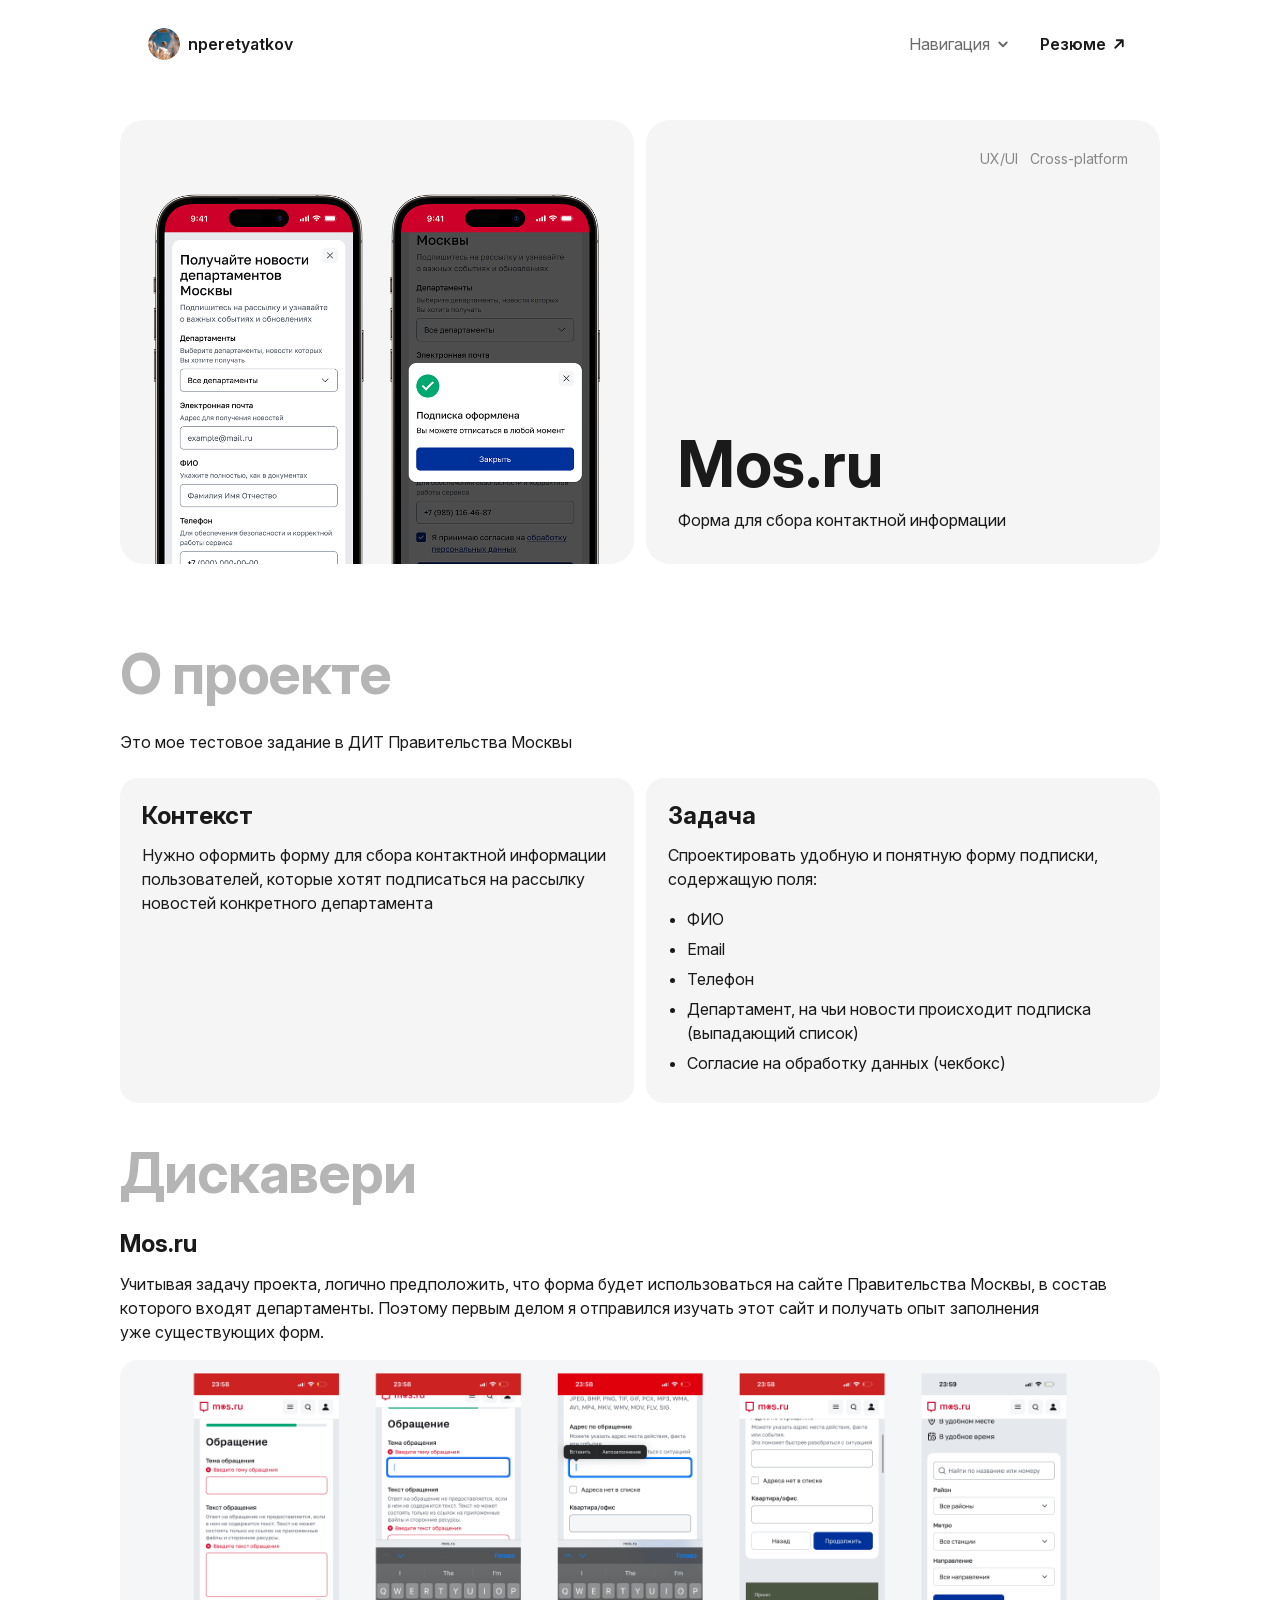
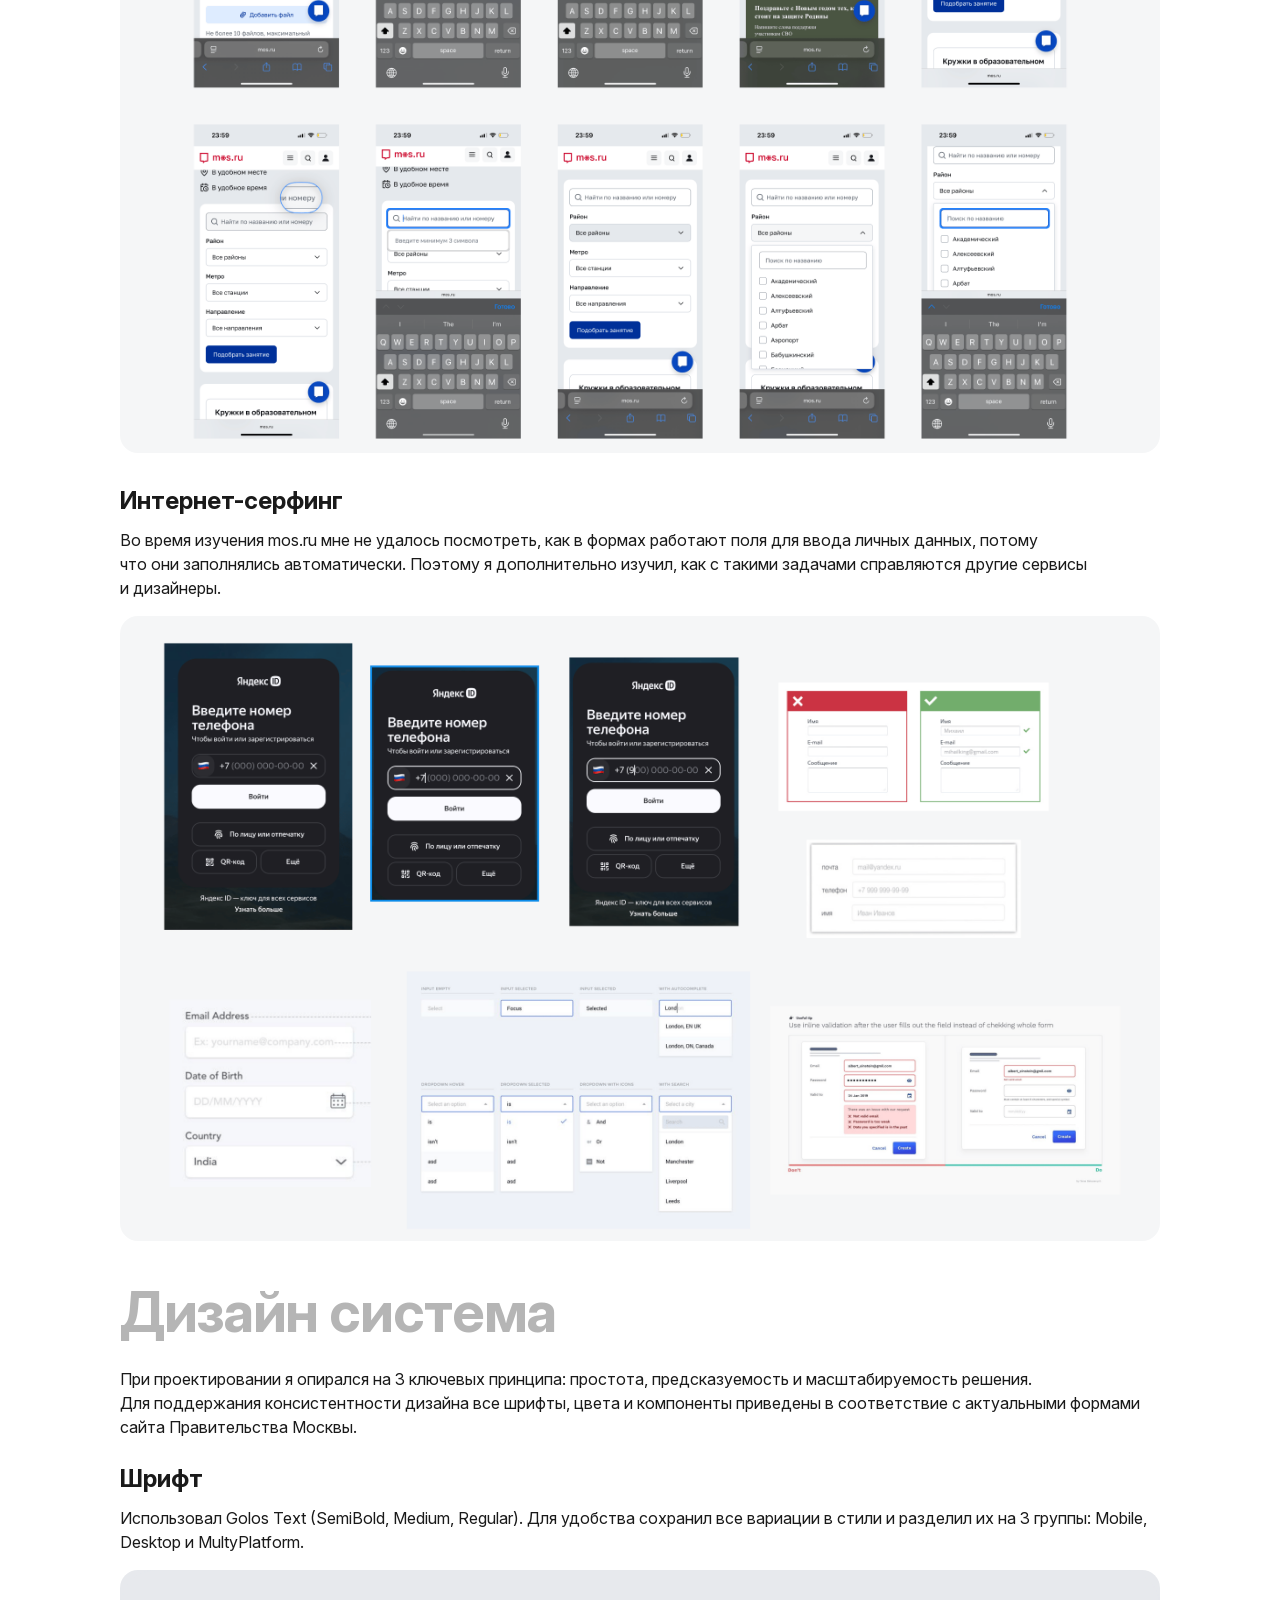
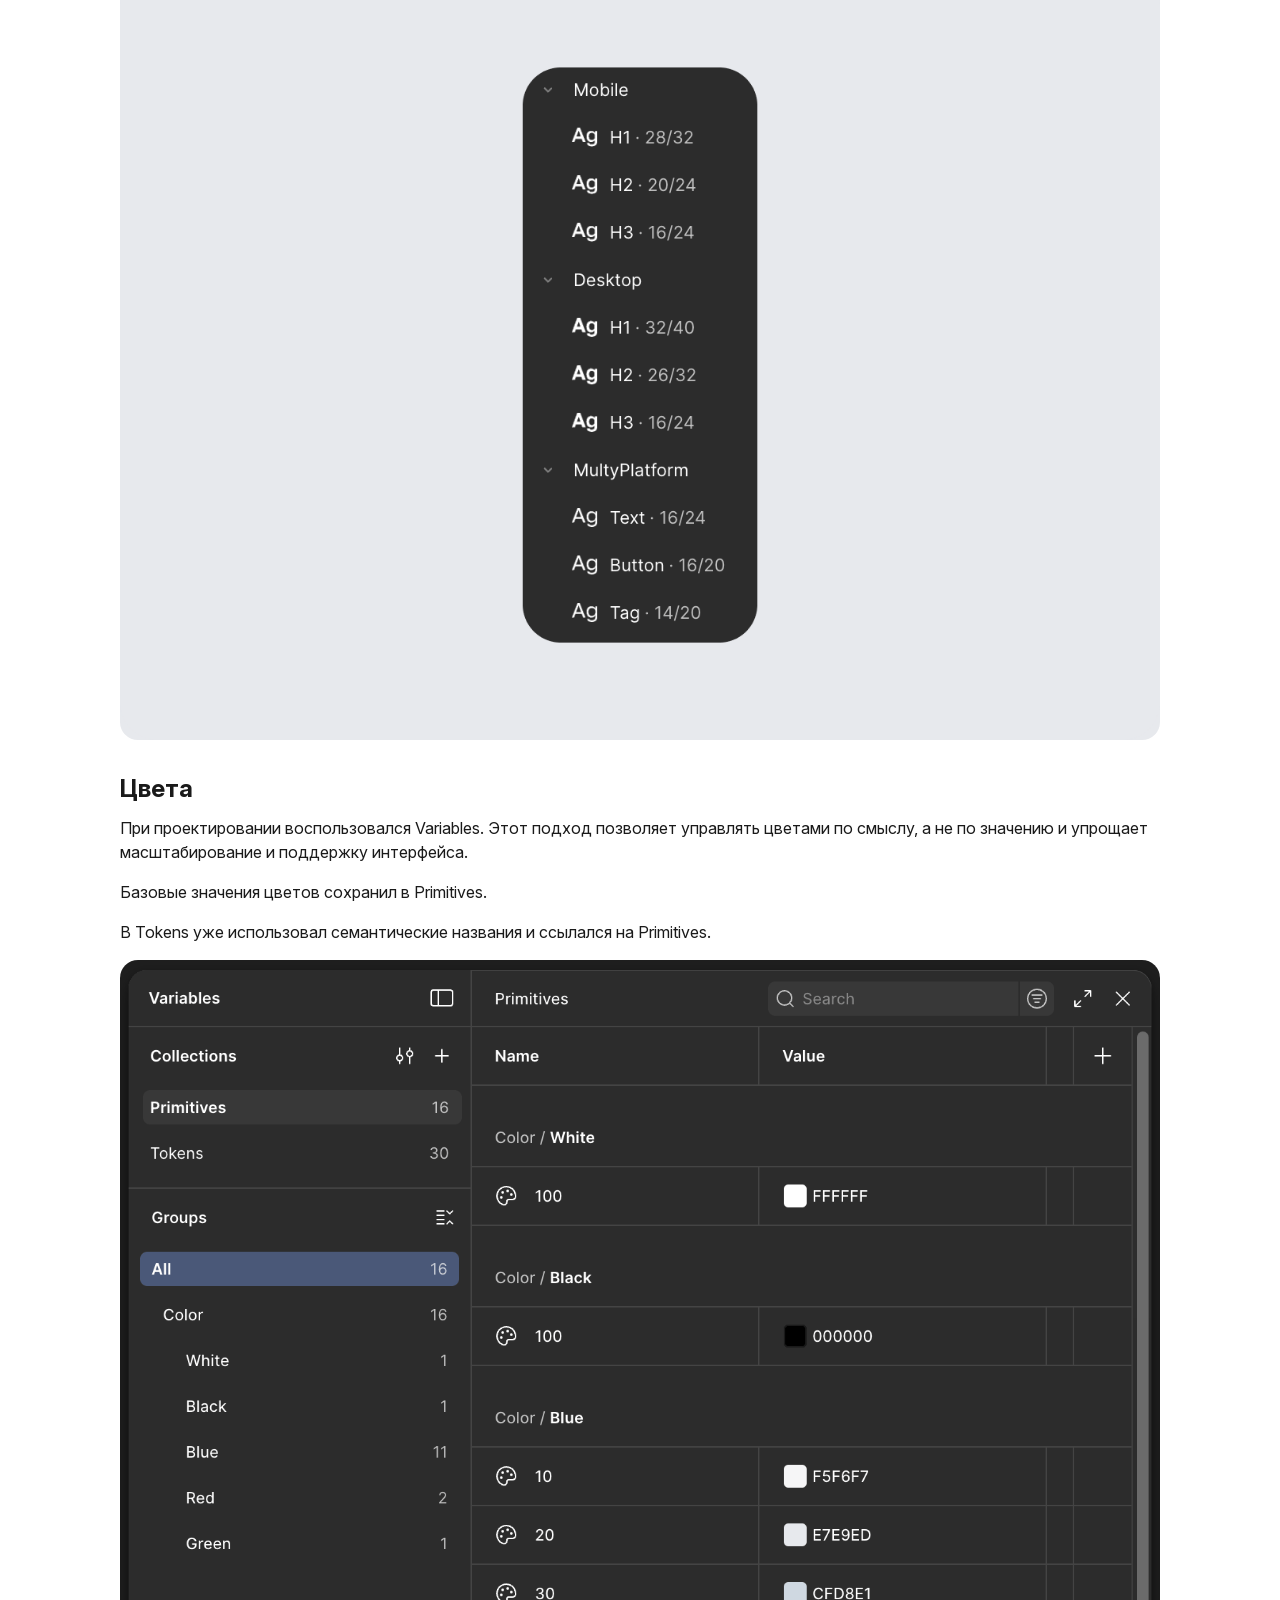
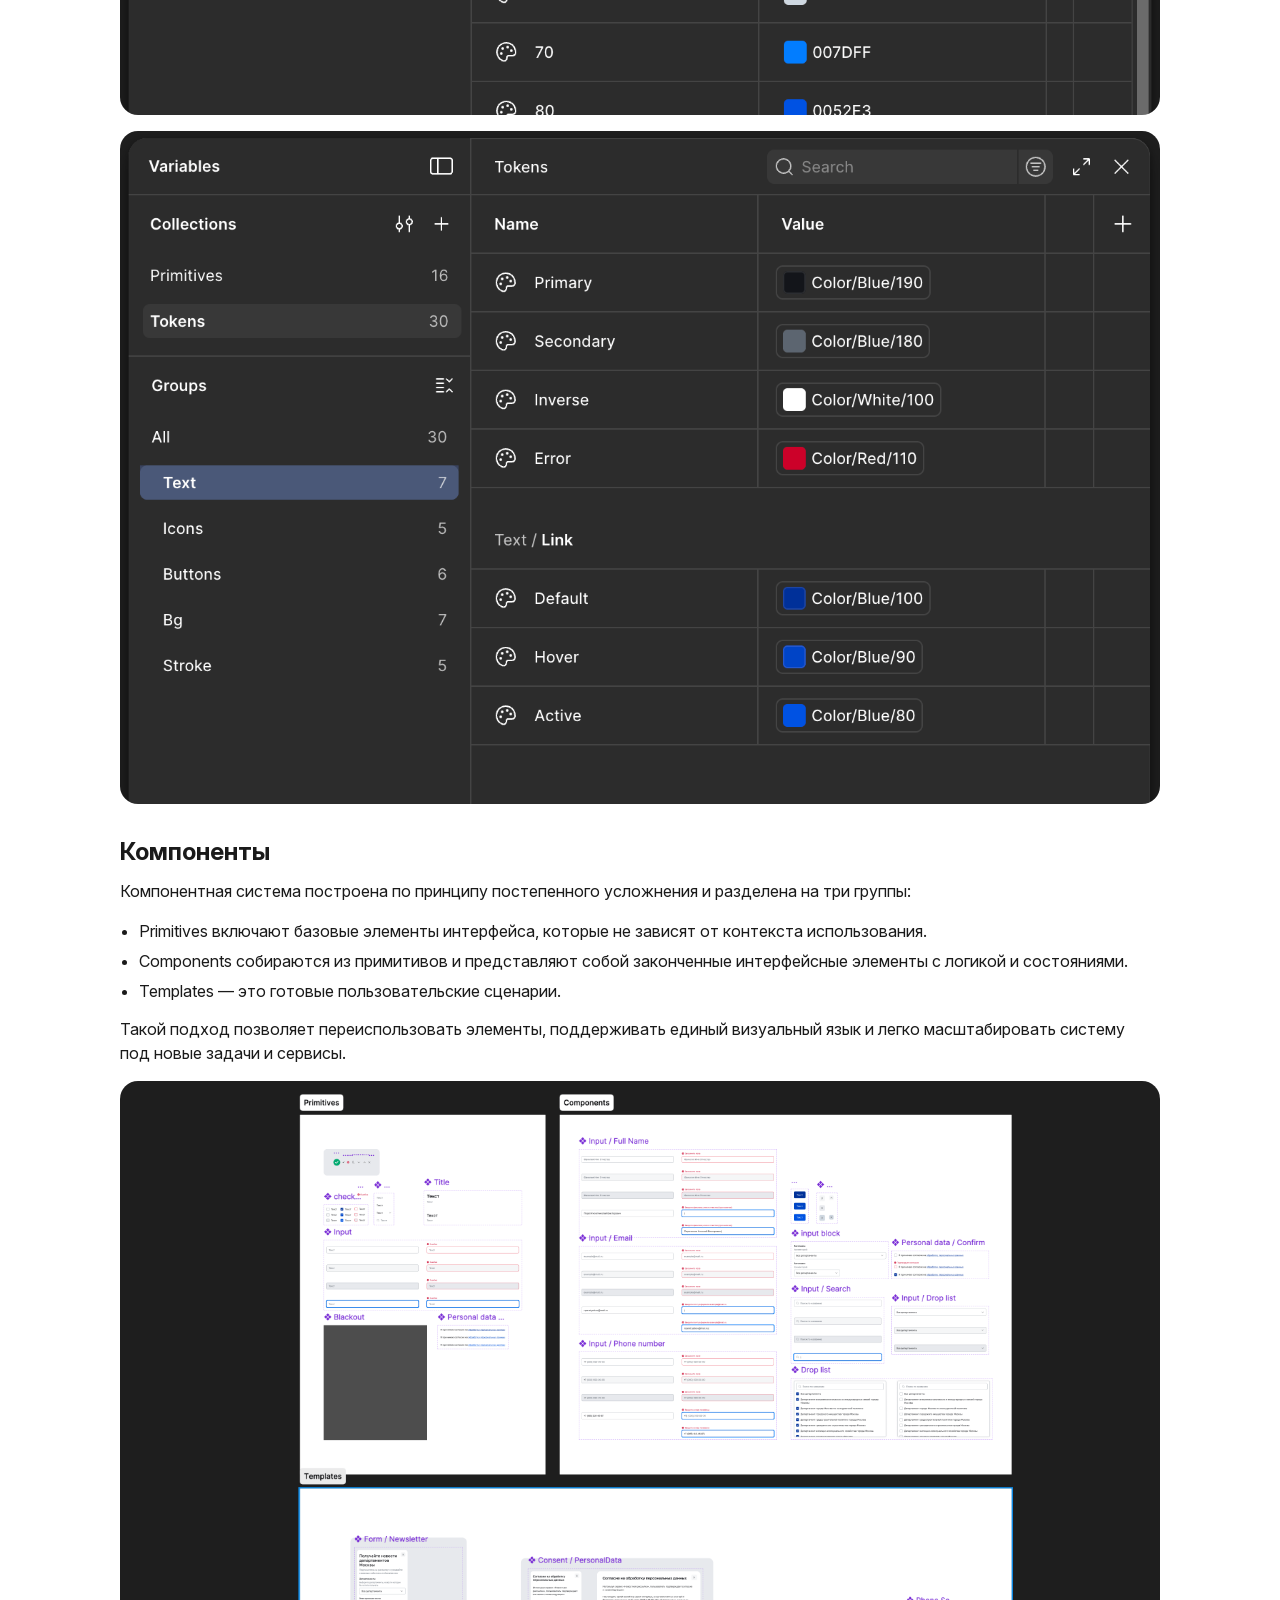
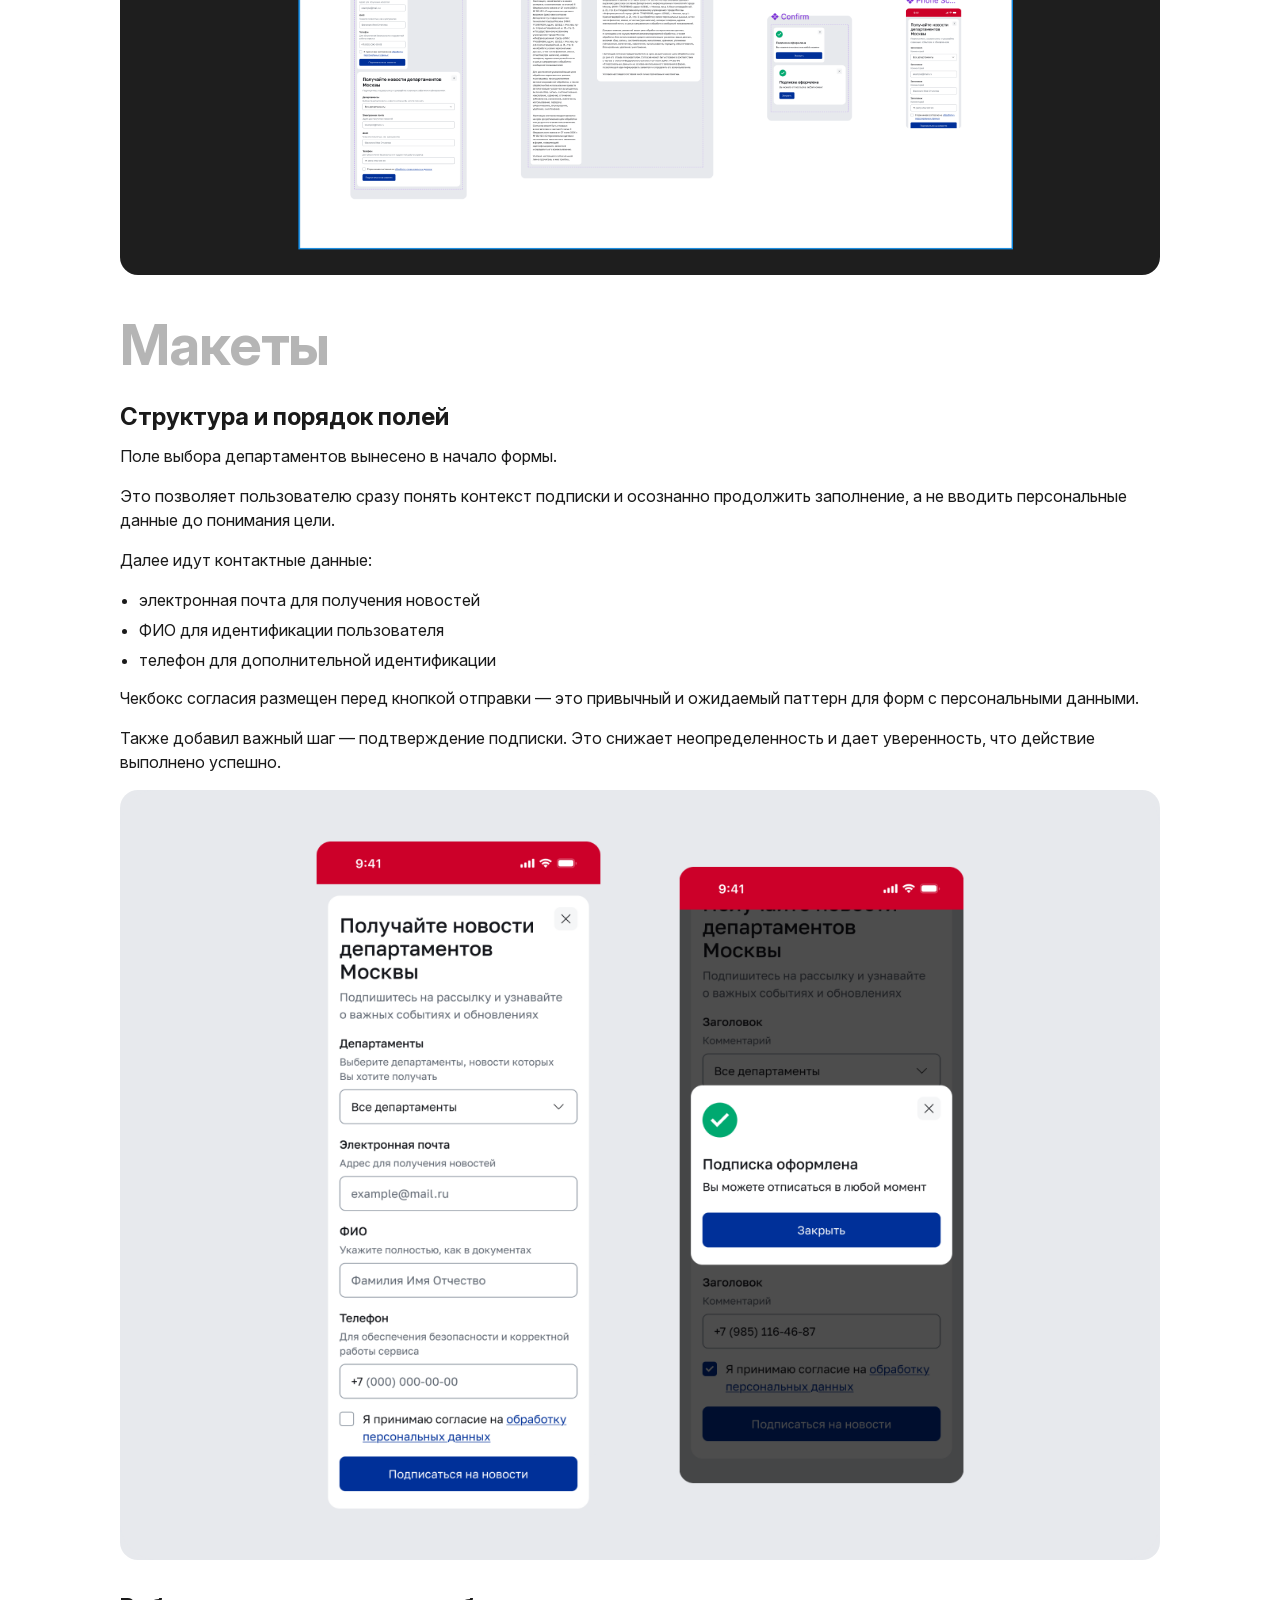
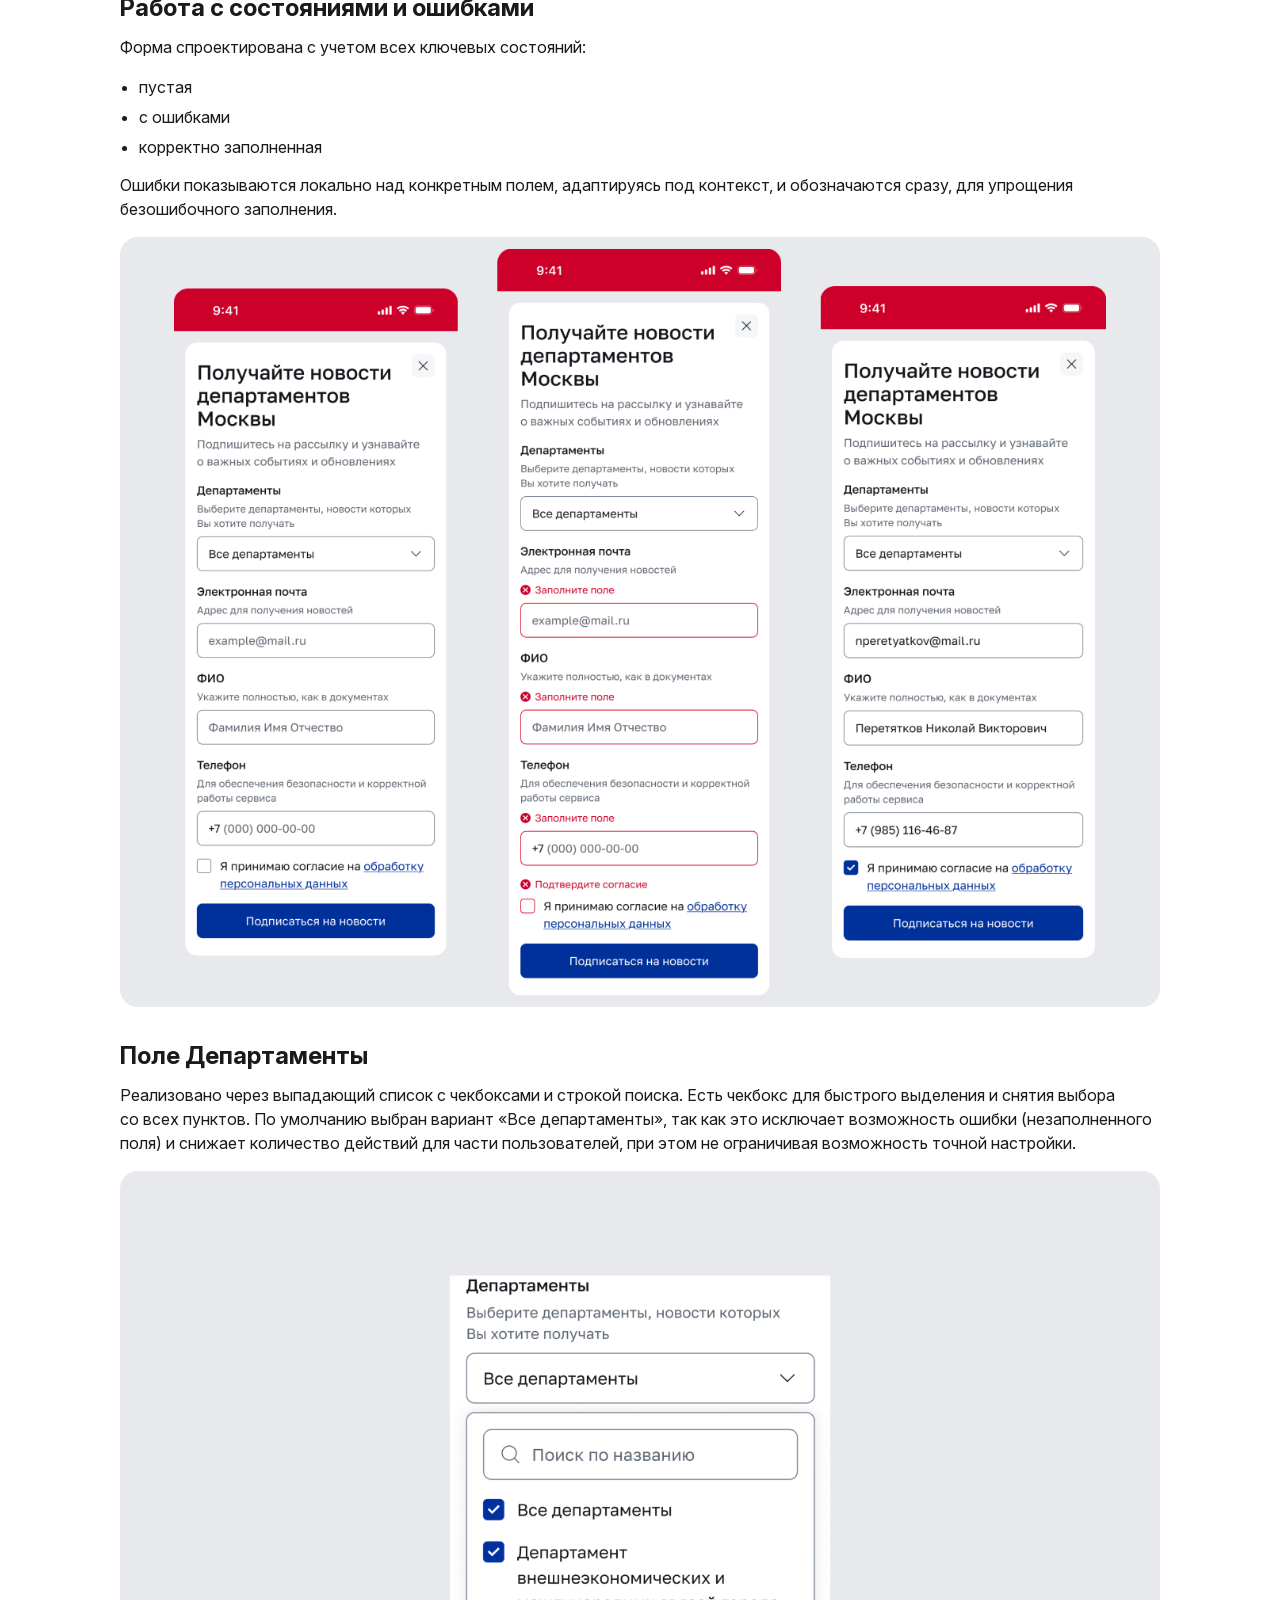
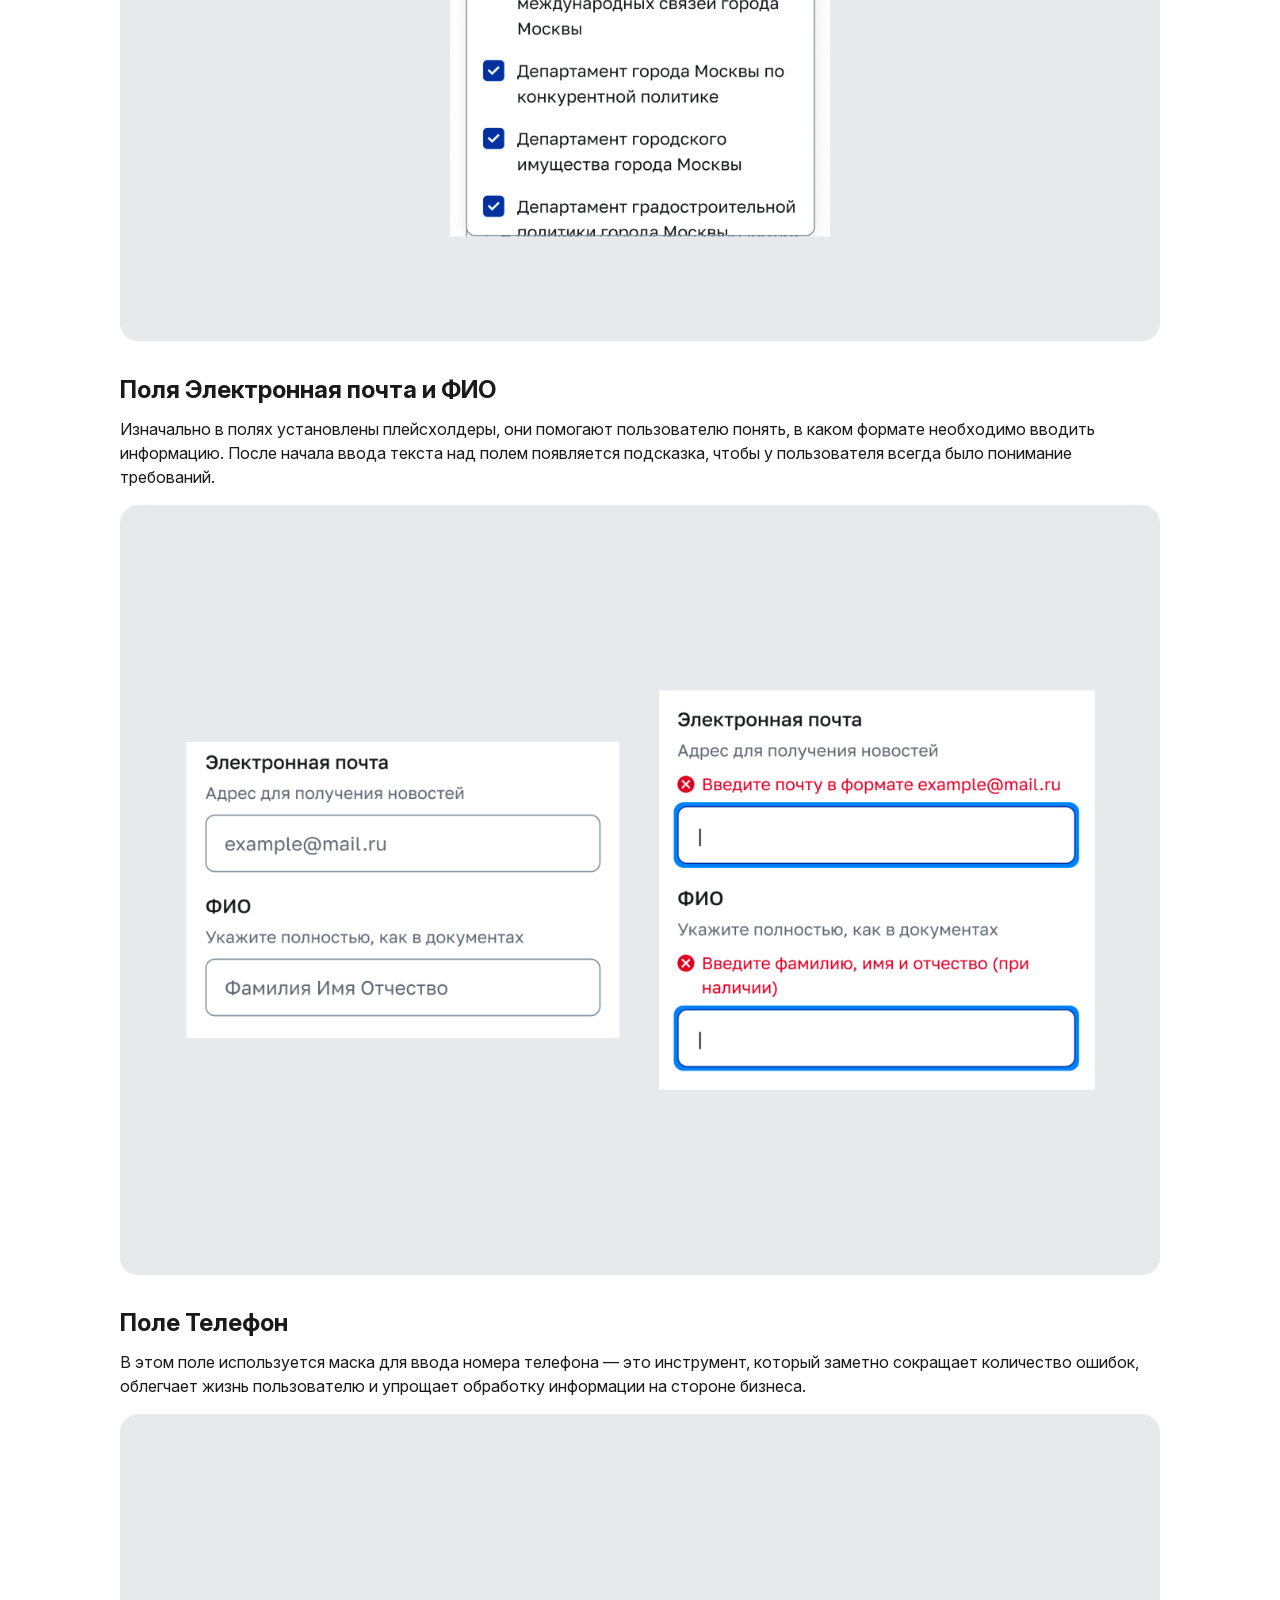
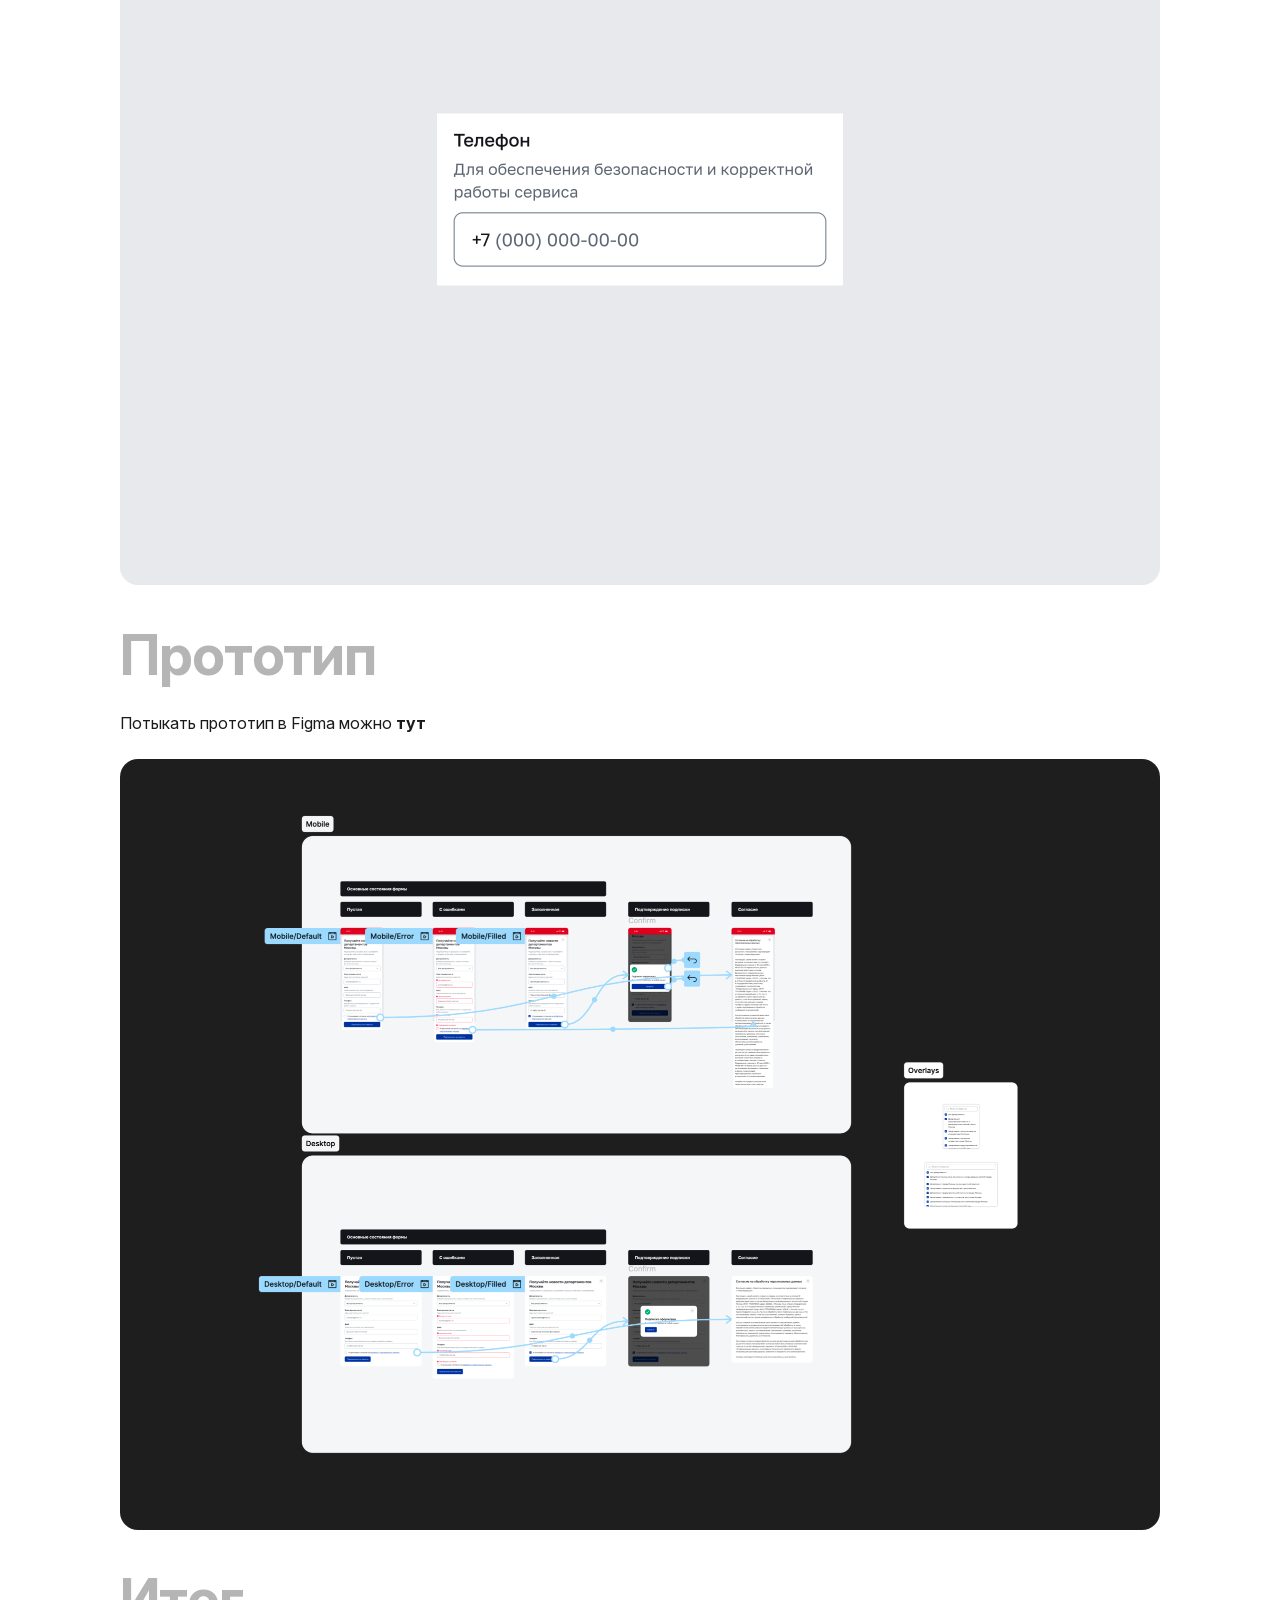
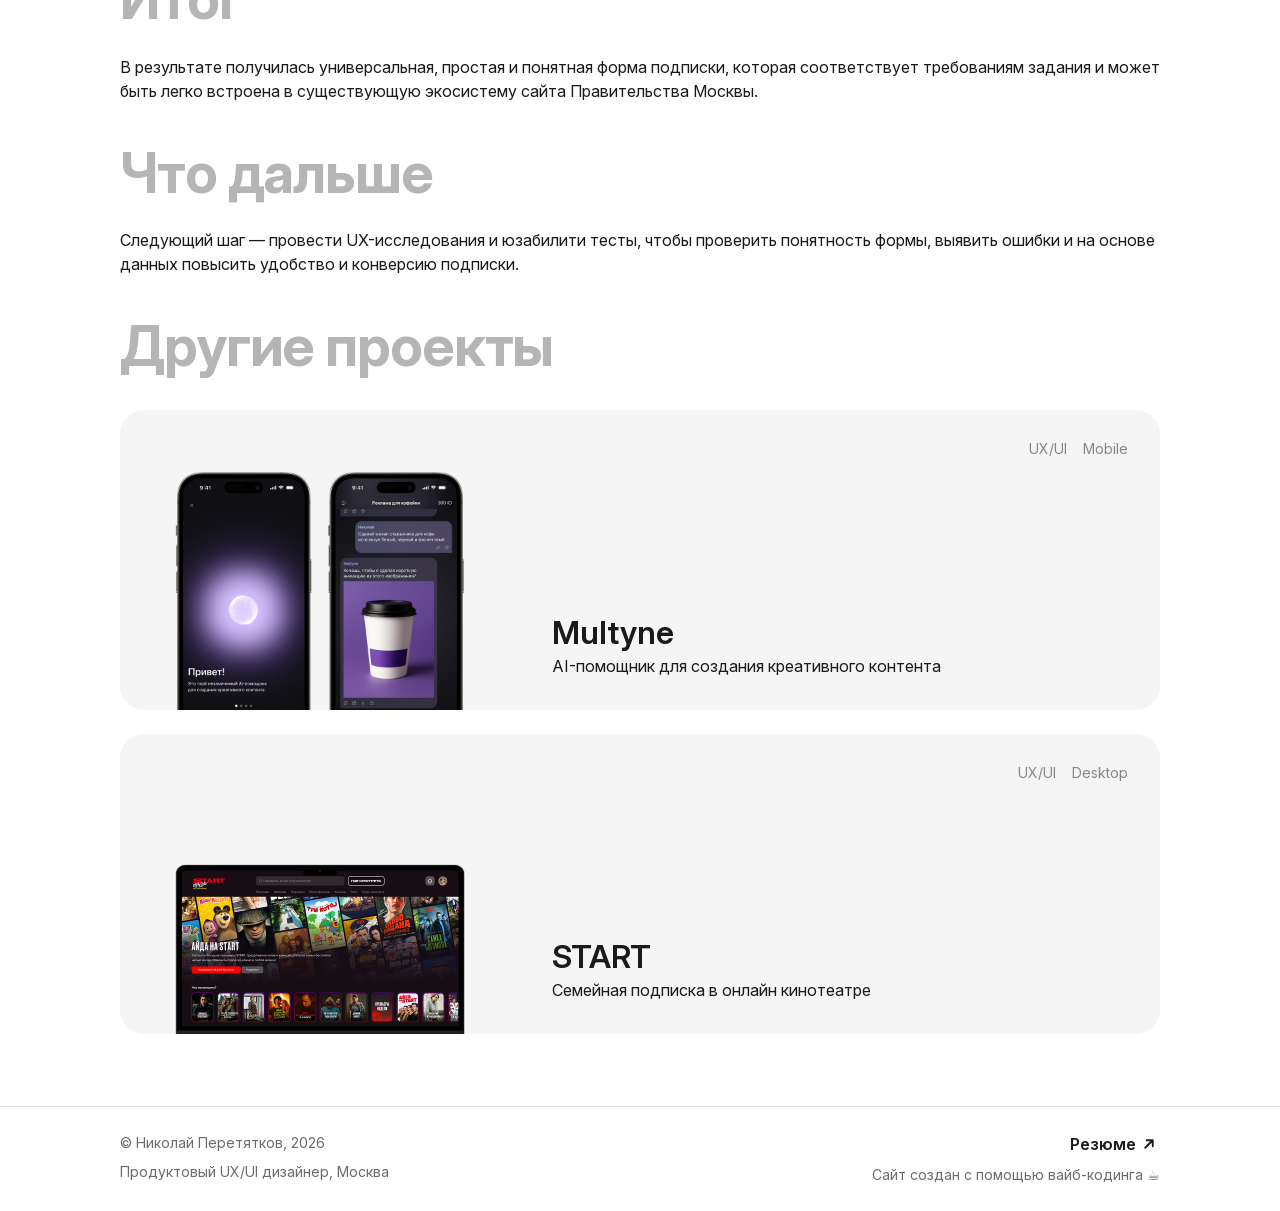
<file: pages/project-mosru.html>
<!DOCTYPE html>
<html lang="ru" class="is-loading">

<head>
  <meta charset="UTF-8" />
  <meta name="viewport" content="width=device-width, initial-scale=1.0" />
  <link rel="icon" type="image/png" href="../assets/images/layout/header/brand-avatar.png" />
  <link
    rel="preload"
    href="../assets/fonts/InterVariable.woff2"
    as="font"
    type="font/woff2"
    crossorigin
  >
  <title>Mos.ru</title>
  <meta
    name="description"
    content="Кейс Mos.ru: форма подписки на новости департаментов Правительства Москвы."
  >
  <meta property="og:type" content="article">
  <meta property="og:locale" content="ru_RU">
  <meta property="og:site_name" content="nperetyatkov">
  <meta property="og:title" content="Кейс Mos.ru — nperetyatkov">
  <meta property="og:description" content="Форма подписки на новости департаментов: исследование, дизайн-система, макеты и прототип.">
  <meta property="og:image" content="../assets/images/pages/home/project-mosru.png">
  <meta name="twitter:card" content="summary_large_image">
  <meta name="twitter:title" content="Кейс Mos.ru — nperetyatkov">
  <meta name="twitter:description" content="Форма подписки на новости департаментов: исследование, дизайн-система, макеты и прототип.">
  <meta name="twitter:image" content="../assets/images/pages/home/project-mosru.png">
  <style>
    @media (min-width: 800px) and (any-hover: hover) and (any-pointer: fine) {
      html.has-custom-cursor,
      html.has-custom-cursor body,
      html.has-custom-cursor * {
        cursor: none !important;
      }
    }
  </style>
  <link rel="stylesheet" href="../styles/main.css" />
</head>

<body class="project-page" id="top">
  <header class="header">
    <div class="header-inner">
      <div class="header-top">
        <a href="../index.html#top" class="brand brand-link">
          <img
            src="../assets/images/layout/header/brand-avatar.png"
            alt="Avatar"
            class="avatar"
            width="32"
            height="32"
          />
          <span class="logo">nperetyatkov</span>
        </a>

        <nav class="nav">
          <details class="nav-dropdown">
            <summary class="nav-dropdown-trigger">
              Навигация
              <svg
                class="nav-dropdown-icon"
                viewBox="0 0 24 24"
                fill="none"
                width="18"
                height="18"
                aria-hidden="true"
              >
                <path
                  d="M7 10L12 15L17 10"
                  stroke="currentColor"
                  stroke-width="2.5"
                  stroke-linecap="round"
                  stroke-linejoin="round"
                />
              </svg>
            </summary>
            <div class="nav-dropdown-menu" role="menu" aria-label="Навигация по кейсу">
              <span class="nav-dropdown-pointer" aria-hidden="true">👈</span>
            </div>
          </details>

          <a href="https://drive.google.com/file/d/1b1cU3eUuWij1T8GxHsS6-HTpoBDSPTKB/view?usp=sharing" target="_blank" rel="noopener noreferrer" class="nav-resume">
            Резюме
            <svg
              class="resume-icon"
              viewBox="0 0 24 24"
              fill="none"
              width="18"
              height="18"
              aria-hidden="true"
            >
              <path
                d="M7 17L17 7M17 7H9M17 7V15"
                stroke="currentColor"
                stroke-width="2.5"
                stroke-linecap="round"
                stroke-linejoin="round"
              />
            </svg>
          </a>
        </nav>

        <button class="burger" aria-label="Открыть меню" aria-expanded="false">
          <span></span>
          <span></span>
          <span></span>
        </button>
      </div>
      <div class="mobile-menu" aria-hidden="true">
        <nav class="mobile-nav">
          <a href="https://drive.google.com/file/d/1b1cU3eUuWij1T8GxHsS6-HTpoBDSPTKB/view?usp=sharing" target="_blank" rel="noopener noreferrer" class="mobile-resume">
            Резюме
            <svg
              class="resume-icon"
              viewBox="0 0 24 24"
              fill="none"
              width="18"
              height="18"
              aria-hidden="true"
            >
              <path
                d="M7 17L17 7M17 7H9M17 7V15"
                stroke="currentColor"
                stroke-width="2.5"
                stroke-linecap="round"
                stroke-linejoin="round"
              />
            </svg>
          </a>
        </nav>
      </div>
    </div>
  </header>

  <main>
    <section class="project-hero">
      <div class="container">
        <div class="project-hero-layout">
          <div class="project-hero-media">
            <img
              src="../assets/images/pages/home/project-mosru.png"
              alt="Кейс mos.ru"
              width="800"
              height="600"
            />
          </div>
          <div class="project-hero-content">
            <div class="project-hero-tags">
              <span class="project-tag">UX/UI</span>
              <span class="project-tag">Cross-platform</span>
            </div>
            <h1 class="project-hero-title">Mos.ru</h1>
            <p class="project-hero-description">
              Форма для сбора контактной информации
            </p>
          </div>
        </div>
      </div>
    </section>

    <section id="about-project" class="section project-section project-section--about">
      <div class="container">
        <h2>О проекте</h2>
        <p class="project-lead">Это мое тестовое задание в ДИТ Правительства Москвы</p>
        <div class="project-grid">
          <article class="project-detail">
            <h3>Контекст</h3>
            <p>
              Нужно оформить форму для сбора контактной информации пользователей,
              которые хотят подписаться на рассылку новостей конкретного департамента
            </p>
          </article>
          <article class="project-detail">
            <h3>Задача</h3>
            <p>Спроектировать удобную и понятную форму подписки, содержащую поля:</p>
            <ul>
              <li>ФИО</li>
              <li>Email</li>
              <li>Телефон</li>
              <li>Департамент, на чьи новости происходит подписка (выпадающий список)</li>
              <li>Согласие на обработку данных (чекбокс)</li>
            </ul>
          </article>
        </div>
      </div>
    </section>

    <section id="discovery" class="section project-section">
      <div class="container">
        <h2>Дискавери</h2>
        <div class="project-flow">
          <article class="project-detail">
            <h3>Mos.ru</h3>
            <p>
              Учитывая задачу проекта, логично предположить, что форма будет
              использоваться на сайте Правительства Москвы, в состав которого
              входят департаменты. Поэтому первым делом я отправился изучать
              этот сайт и получать опыт заполнения уже существующих форм.
            </p>
            <figure class="project-image-block">
              <img
                src="../assets/images/pages/projects/mosru/discovery-mosru.png"
                alt="Примеры мобильных форм и сценариев на mos.ru"
                width="2376"
                height="1584"
              />
            </figure>
          </article>
          <article class="project-detail">
            <h3>Интернет-серфинг</h3>
            <p>
              Во время изучения mos.ru мне не удалось посмотреть, как в формах
              работают поля для ввода личных данных, потому что они заполнялись
              автоматически. Поэтому я дополнительно изучил, как с такими задачами
              справляются другие сервисы и дизайнеры.
            </p>
            <figure class="project-image-block">
              <img
                src="../assets/images/pages/projects/mosru/discovery-references.png"
                alt="Референсы по обработке форм и ошибок"
                width="2278"
                height="1370"
              />
            </figure>
          </article>
        </div>
      </div>
    </section>

    <section id="design-system" class="section project-section">
      <div class="container">
        <h2>Дизайн система</h2>
        <p class="project-lead">
          При проектировании я опирался на 3 ключевых принципа: простота,
          предсказуемость и масштабируемость решения. Для поддержания
          консистентности дизайна все шрифты, цвета и компоненты приведены в
          соответствие с актуальными формами сайта Правительства Москвы.
        </p>
        <div class="project-flow">
          <article class="project-detail">
            <h3>Шрифт</h3>
            <p>
              Использовал Golos Text (SemiBold, Medium, Regular). Для удобства
              сохранил все вариации в стили и разделил их на 3 группы: Mobile,
              Desktop и MultyPlatform.
            </p>
            <figure class="project-image-block">
              <img
                src="../assets/images/pages/projects/mosru/design-font.png"
                alt="Шрифтовая шкала для Mobile, Desktop и MultyPlatform"
                width="1312"
                height="972"
              />
            </figure>
          </article>
          <article class="project-detail">
            <h3>Цвета</h3>
            <p>
              При проектировании воспользовался Variables. Этот подход позволяет
              управлять цветами по смыслу, а не по значению и упрощает
              масштабирование и поддержку интерфейса.
            </p>
            <p>
              Базовые значения цветов сохранил в Primitives.
            </p>
            <p>
              В Tokens уже использовал семантические названия и ссылался на
              Primitives.
            </p>
            <figure class="project-image-block">
              <img
                src="../assets/images/pages/projects/mosru/design-colors-primitives.png"
                alt="Базовые цветовые примитивы"
                width="1454"
                height="1056"
              />
            </figure>
            <figure class="project-image-block">
              <img
                src="../assets/images/pages/projects/mosru/design-tokens.png"
                alt="Семантические цветовые токены"
                width="1456"
                height="942"
              />
            </figure>
          </article>
          <article class="project-detail">
            <h3>Компоненты</h3>
            <p>
              Компонентная система построена по принципу постепенного усложнения и
              разделена на три группы:
            </p>
            <ul>
              <li>
                Primitives включают базовые элементы интерфейса, которые не
                зависят от контекста использования.
              </li>
              <li>
                Components собираются из примитивов и представляют собой
                законченные интерфейсные элементы с логикой и состояниями.
              </li>
              <li>Templates — это готовые пользовательские сценарии.</li>
            </ul>
            <p>
              Такой подход позволяет переиспользовать элементы, поддерживать
              единый визуальный язык и легко масштабировать систему под новые
              задачи и сервисы.
            </p>
            <figure class="project-image-block">
              <img
                src="../assets/images/pages/projects/mosru/design-components.png"
                alt="Компонентная структура: primitives, components, templates"
                width="3056"
                height="2332"
              />
            </figure>
          </article>
        </div>
      </div>
    </section>

    <section id="layouts" class="section project-section">
      <div class="container">
        <h2>Макеты</h2>
        <div class="project-flow">
          <article class="project-detail">
            <h3>Структура и порядок полей</h3>
            <p>
              Поле выбора департаментов вынесено в начало формы.
            </p>
            <p>
              Это позволяет пользователю сразу понять контекст подписки и
              осознанно продолжить заполнение, а не вводить персональные данные
              до понимания цели.
            </p>
            <p>Далее идут контактные данные:</p>
            <ul>
              <li>электронная почта для получения новостей</li>
              <li>ФИО для идентификации пользователя</li>
              <li>телефон для дополнительной идентификации</li>
            </ul>
            <p>
              Чекбокс согласия размещен перед кнопкой отправки — это привычный и
              ожидаемый паттерн для форм с персональными данными.
            </p>
            <p>
              Также добавил важный шаг — подтверждение подписки. Это снижает
              неопределенность и дает уверенность, что действие выполнено
              успешно.
            </p>
            <figure class="project-image-block">
              <img
                src="../assets/images/pages/projects/mosru/layout-research-patterns.png"
                alt="Референсы по паттернам ввода и валидации"
                width="1312"
                height="972"
              />
            </figure>
          </article>
          <article class="project-detail">
            <h3>Работа с состояниями и ошибками</h3>
            <p>Форма спроектирована с учетом всех ключевых состояний:</p>
            <ul>
              <li>пустая</li>
              <li>с ошибками</li>
              <li>корректно заполненная</li>
            </ul>
            <p>
              Ошибки показываются локально над конкретным полем, адаптируясь под
              контекст, и обозначаются сразу, для упрощения безошибочного
              заполнения.
            </p>
            <figure class="project-image-block">
              <img
                src="../assets/images/pages/projects/mosru/layout-states.png"
                alt="Структура формы и ключевые состояния"
                width="1312"
                height="972"
              />
            </figure>
          </article>
          <article class="project-detail">
            <h3>Поле Департаменты</h3>
            <p>
              Реализовано через выпадающий список с чекбоксами и строкой поиска.
              Есть чекбокс для быстрого выделения и снятия выбора со всех пунктов.
              По умолчанию выбран вариант «Все департаменты», так как это
              исключает возможность ошибки (незаполненного поля) и снижает
              количество действий для части пользователей, при этом не
              ограничивая возможность точной настройки.
            </p>
            <figure class="project-image-block">
              <img
                src="../assets/images/pages/projects/mosru/layout-departments.png"
                alt="Вариант поля выбора департаментов"
                width="1312"
                height="972"
              />
            </figure>
          </article>
          <article class="project-detail">
            <h3>Поля Электронная почта и ФИО</h3>
            <p>
              Изначально в полях установлены плейсхолдеры, они помогают
              пользователю понять, в каком формате необходимо вводить
              информацию. После начала ввода текста над полем появляется
              подсказка, чтобы у пользователя всегда было понимание требований.
            </p>
            <figure class="project-image-block">
              <img
                src="../assets/images/pages/projects/mosru/layout-email-fio.png"
                alt="Состояния полей электронной почты и ФИО"
                width="1312"
                height="972"
              />
            </figure>
          </article>
          <article class="project-detail">
            <h3>Поле Телефон</h3>
            <p>
              В этом поле используется маска для ввода номера телефона — это
              инструмент, который заметно сокращает количество ошибок,
              облегчает жизнь пользователю и упрощает обработку информации на
              стороне бизнеса.
            </p>
            <figure class="project-image-block">
              <img
                src="../assets/images/pages/projects/mosru/layout-flow-states.png"
                alt="Сценарий переходов между состояниями формы"
                width="2080"
                height="1541"
              />
            </figure>
          </article>
        </div>
      </div>
    </section>

    <section id="prototype" class="section project-section">
      <div class="container">
        <h2>Прототип</h2>
        <p class="project-lead">
          Потыкать прототип в Figma можно
          <a
            class="project-inline-link"
            href="https://www.figma.com/proto/bb7DBroY4zqTUD5rWjmeBI/%D0%9D%D0%B8%D0%BA%D0%BE%D0%BB%D0%B0%D0%B9-%D0%9F%D0%B5%D1%80%D0%B5%D1%82%D1%8F%D1%82%D0%BA%D0%BE%D0%B2.-%D0%9A%D0%B5%D0%B9%D1%81-UX-UI-%D0%B4%D0%B8%D0%B7%D0%B0%D0%B9%D0%BD?page-id=1%3A3&amp;node-id=537-3187&amp;p=f&amp;viewport=787%2C793%2C0.28&amp;t=QgOrLI77r5p5Zu1c-1&amp;scaling=min-zoom&amp;content-scaling=fixed&amp;starting-point-node-id=537%3A3187&amp;show-proto-sidebar=1"
            target="_blank"
            rel="noopener noreferrer"
          >тут</a>
        </p>
        <figure class="project-image-block">
          <img
            src="../assets/images/pages/projects/mosru/prototype-flow.png"
            alt="Карта прототипа и сценариев формы"
            width="2080"
            height="1541"
          />
        </figure>
      </div>
    </section>

    <section id="result" class="section project-section">
      <div class="container">
        <h2>Итог</h2>
        <p class="project-lead">
          В результате получилась универсальная, простая и понятная форма
          подписки, которая соответствует требованиям задания и может быть
          легко встроена в существующую экосистему сайта Правительства Москвы.
        </p>
      </div>
    </section>

    <section id="next-steps" class="section project-section">
      <div class="container">
        <h2>Что дальше</h2>
        <p class="project-lead">
          Следующий шаг — провести UX-исследования и юзабилити тесты, чтобы
          проверить понятность формы, выявить ошибки и на основе данных повысить
          удобство и конверсию подписки.
        </p>
      </div>
    </section>

    <section id="other-projects" class="section project-section project-section-last">
      <div class="container">
        <h2>Другие проекты</h2>
        <div class="portfolio">
          <article class="project-card">
            <a href="project-multyne.html" class="project-card-link">
              <div class="project-card-media">
                <img
                  src="../assets/images/pages/home/project-multyne.png"
                  alt="Проект Multyne"
                  width="800"
                  height="600"
                />
              </div>

              <div class="project-card-content">
                <div class="project-card-tags">
                  <span class="project-tag">UX/UI</span>
                  <span class="project-tag">Mobile</span>
                </div>

                <h3 class="project-card-title">Multyne</h3>
                <p class="project-card-description">
                  AI-помощник для создания креативного контента
                </p>
              </div>
            </a>
          </article>

          <article class="project-card">
            <a href="project-start.html" class="project-card-link">
              <div class="project-card-media">
                <img
                  src="../assets/images/pages/home/project-start.png"
                  alt="Проект START"
                  width="800"
                  height="600"
                />
              </div>

              <div class="project-card-content">
                <div class="project-card-tags">
                  <span class="project-tag">UX/UI</span>
                  <span class="project-tag">Desktop</span>
                </div>

                <h3 class="project-card-title">START</h3>
                <p class="project-card-description">
                  Семейная подписка в онлайн кинотеатре
                </p>
              </div>
            </a>
          </article>
        </div>
      </div>
    </section>
  </main>

  <footer class="footer">
    <div class="container">
      <div class="footer-shell">
        <div class="footer-grid">
          <div class="footer-left">
            <p class="footer-copy">© Николай Перетятков, 2026</p>
            <p class="footer-role">Продуктовый UX/UI дизайнер, Москва</p>
          </div>

          <div class="footer-right">
            <a href="https://drive.google.com/file/d/1b1cU3eUuWij1T8GxHsS6-HTpoBDSPTKB/view?usp=sharing" target="_blank" rel="noopener noreferrer" class="nav-resume footer-resume">
              Резюме
              <svg
                class="resume-icon"
                viewBox="0 0 24 24"
                fill="none"
                width="18"
                height="18"
                aria-hidden="true"
              >
                <path
                  d="M7 17L17 7M17 7H9M17 7V15"
                  stroke="currentColor"
                  stroke-width="2.5"
                  stroke-linecap="round"
                  stroke-linejoin="round"
                />
              </svg>
            </a>

            <p class="footer-note">Сайт создан с помощью вайб-кодинга ☕️</p>
          </div>
        </div>
      </div>
    </div>
  </footer>

  <div class="cursor" aria-hidden="true"></div>
  <script id="case-nav-data" type="application/json">
    [
      { "id": "about-project", "label": "О проекте" },
      { "id": "discovery", "label": "Дискавери" },
      { "id": "design-system", "label": "Дизайн система" },
      { "id": "layouts", "label": "Макеты" },
      { "id": "prototype", "label": "Прототип" },
      { "id": "result", "label": "Итог" },
      { "id": "next-steps", "label": "Что дальше" },
      { "id": "other-projects", "label": "Другие проекты" }
    ]
  </script>
  <script type="module" src="../scripts/main.js"></script>
  <noscript>
    <p style="padding:16px;text-align:center">
      Для корректной работы сайта требуется включённый JavaScript.
    </p>
  </noscript>
</body>

</html>
</file>
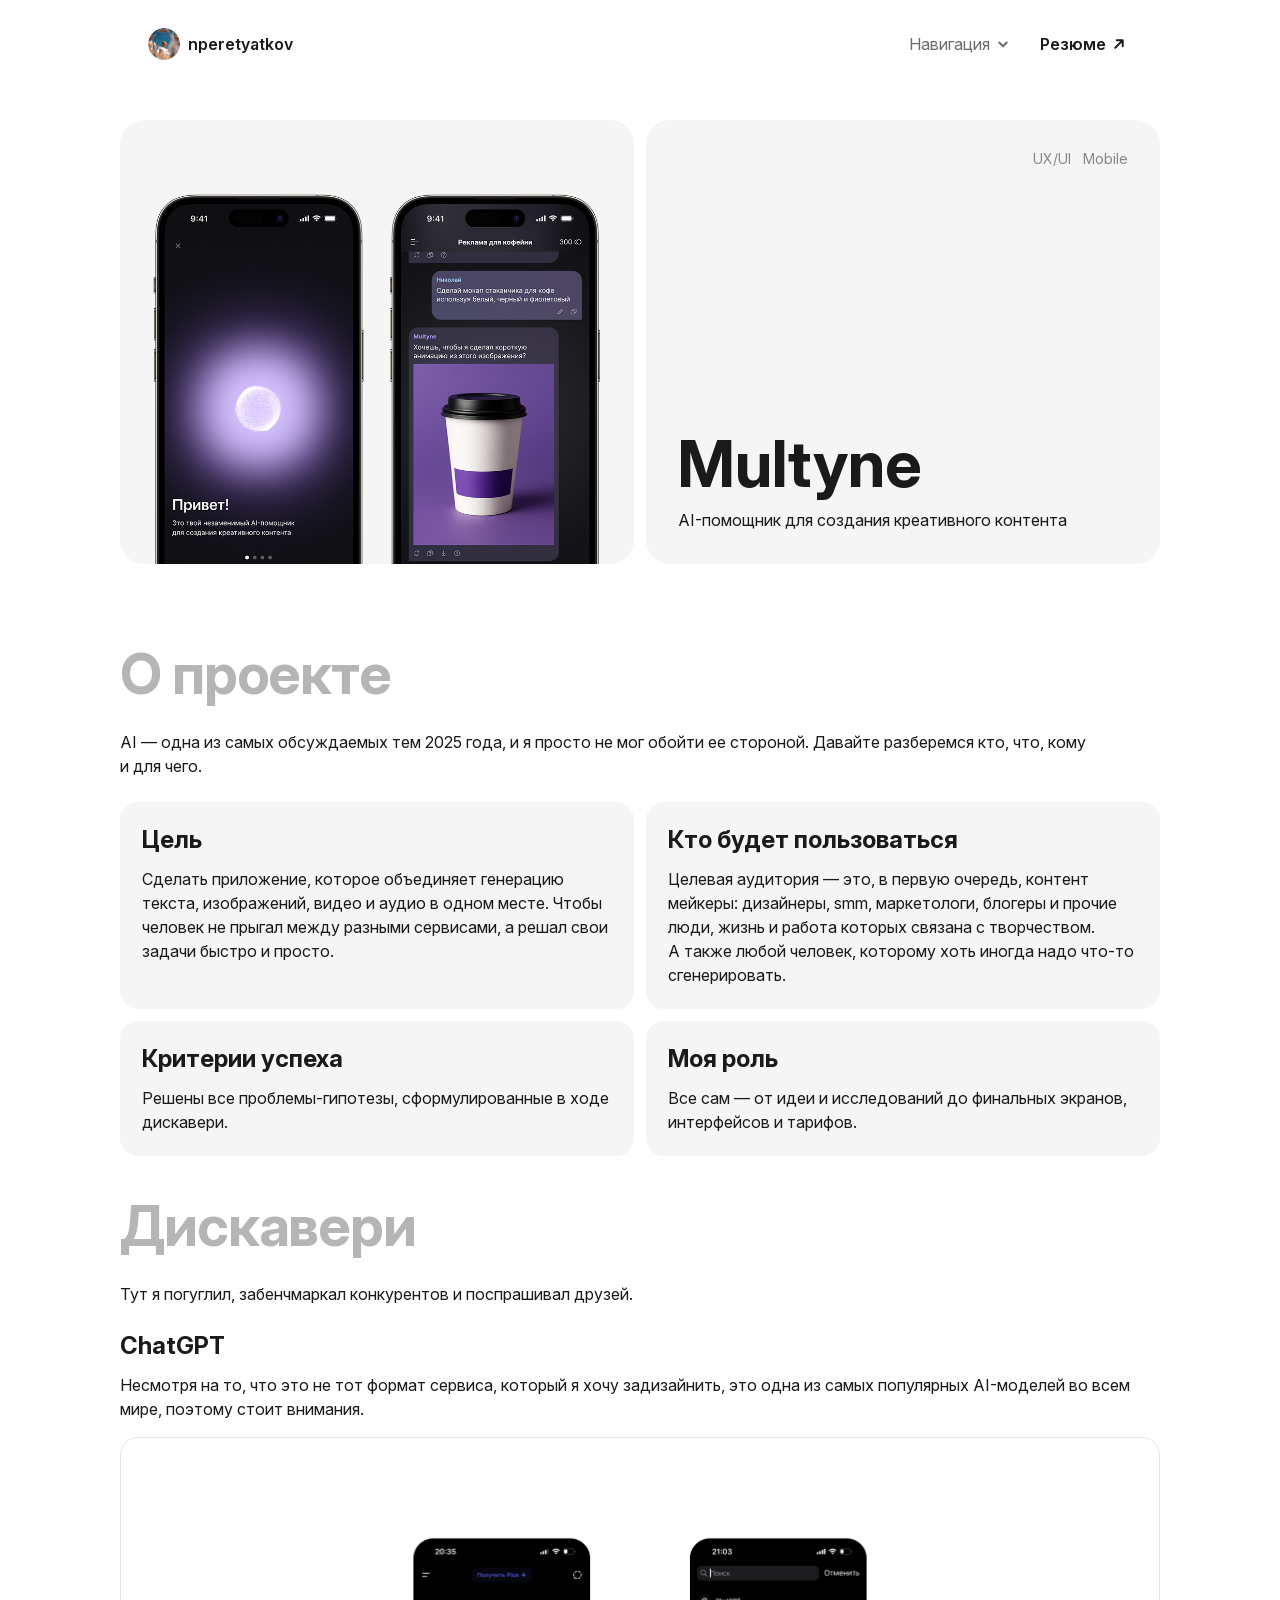
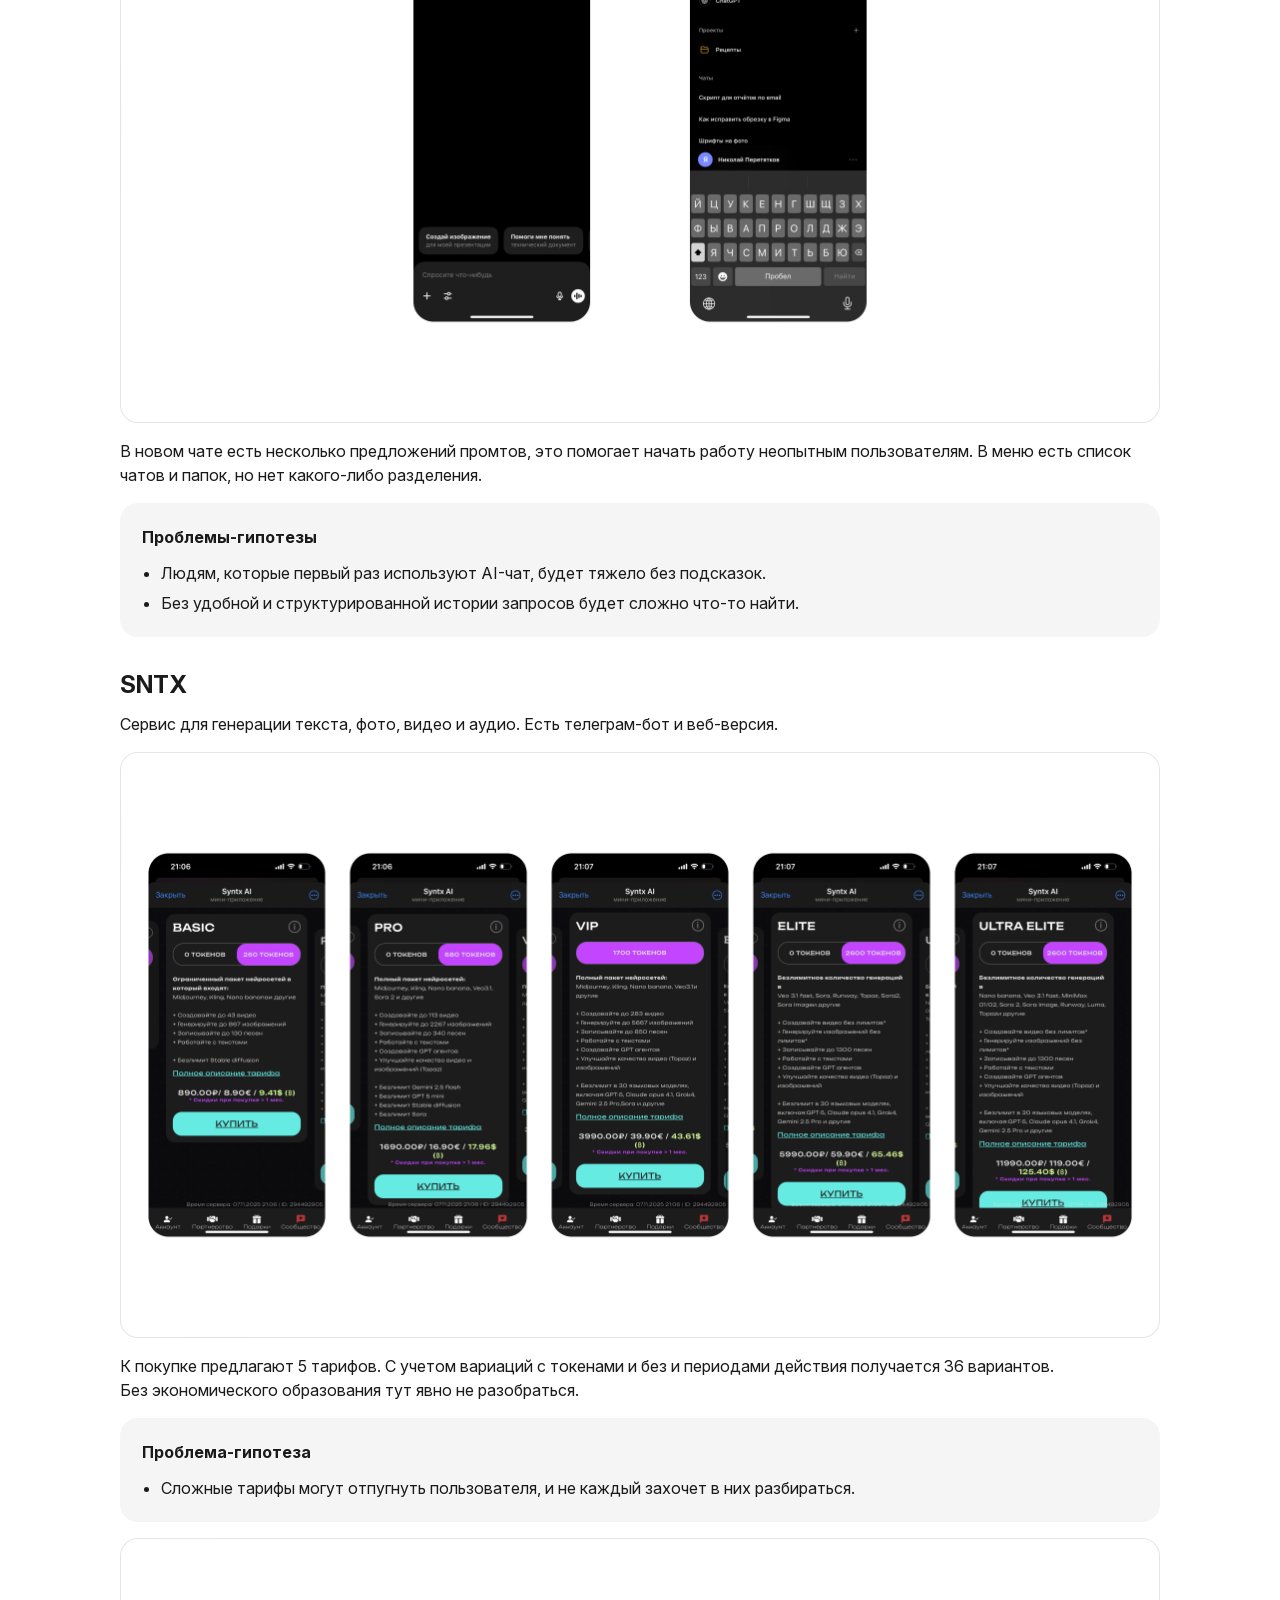
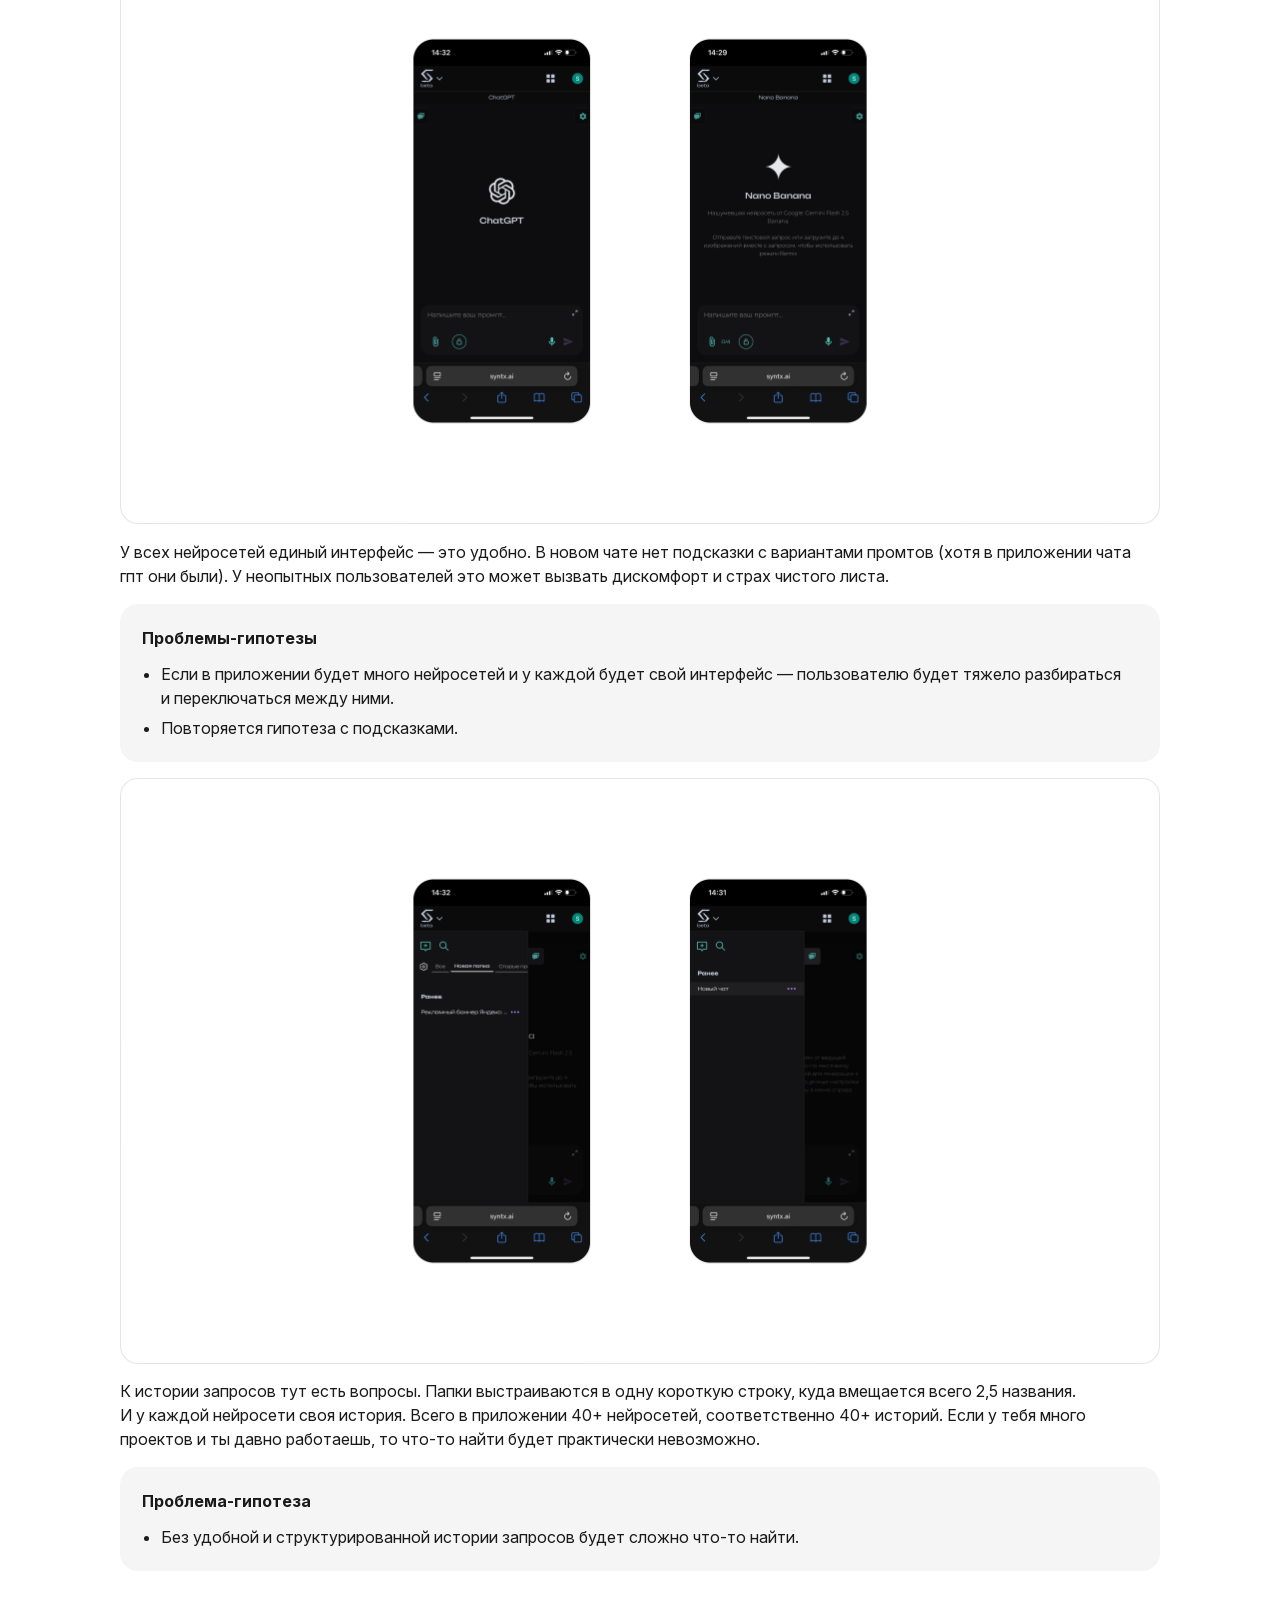
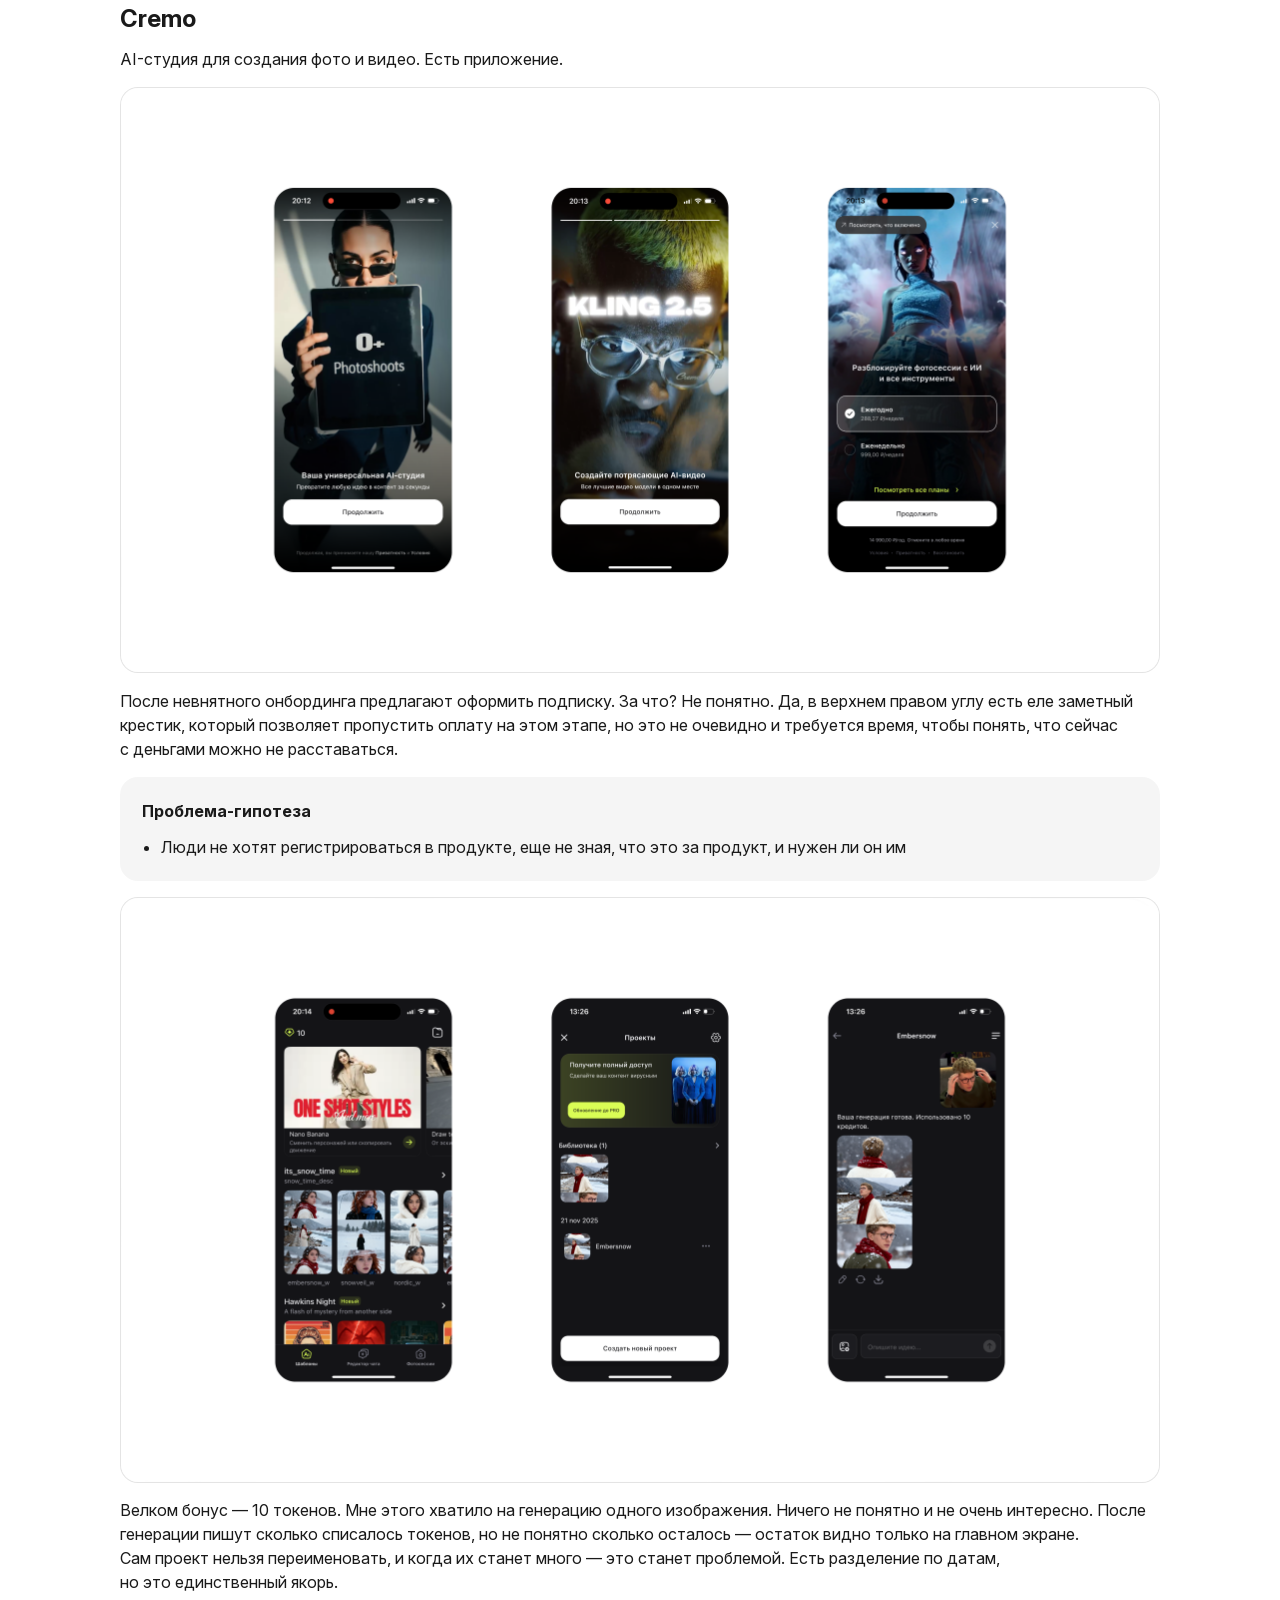
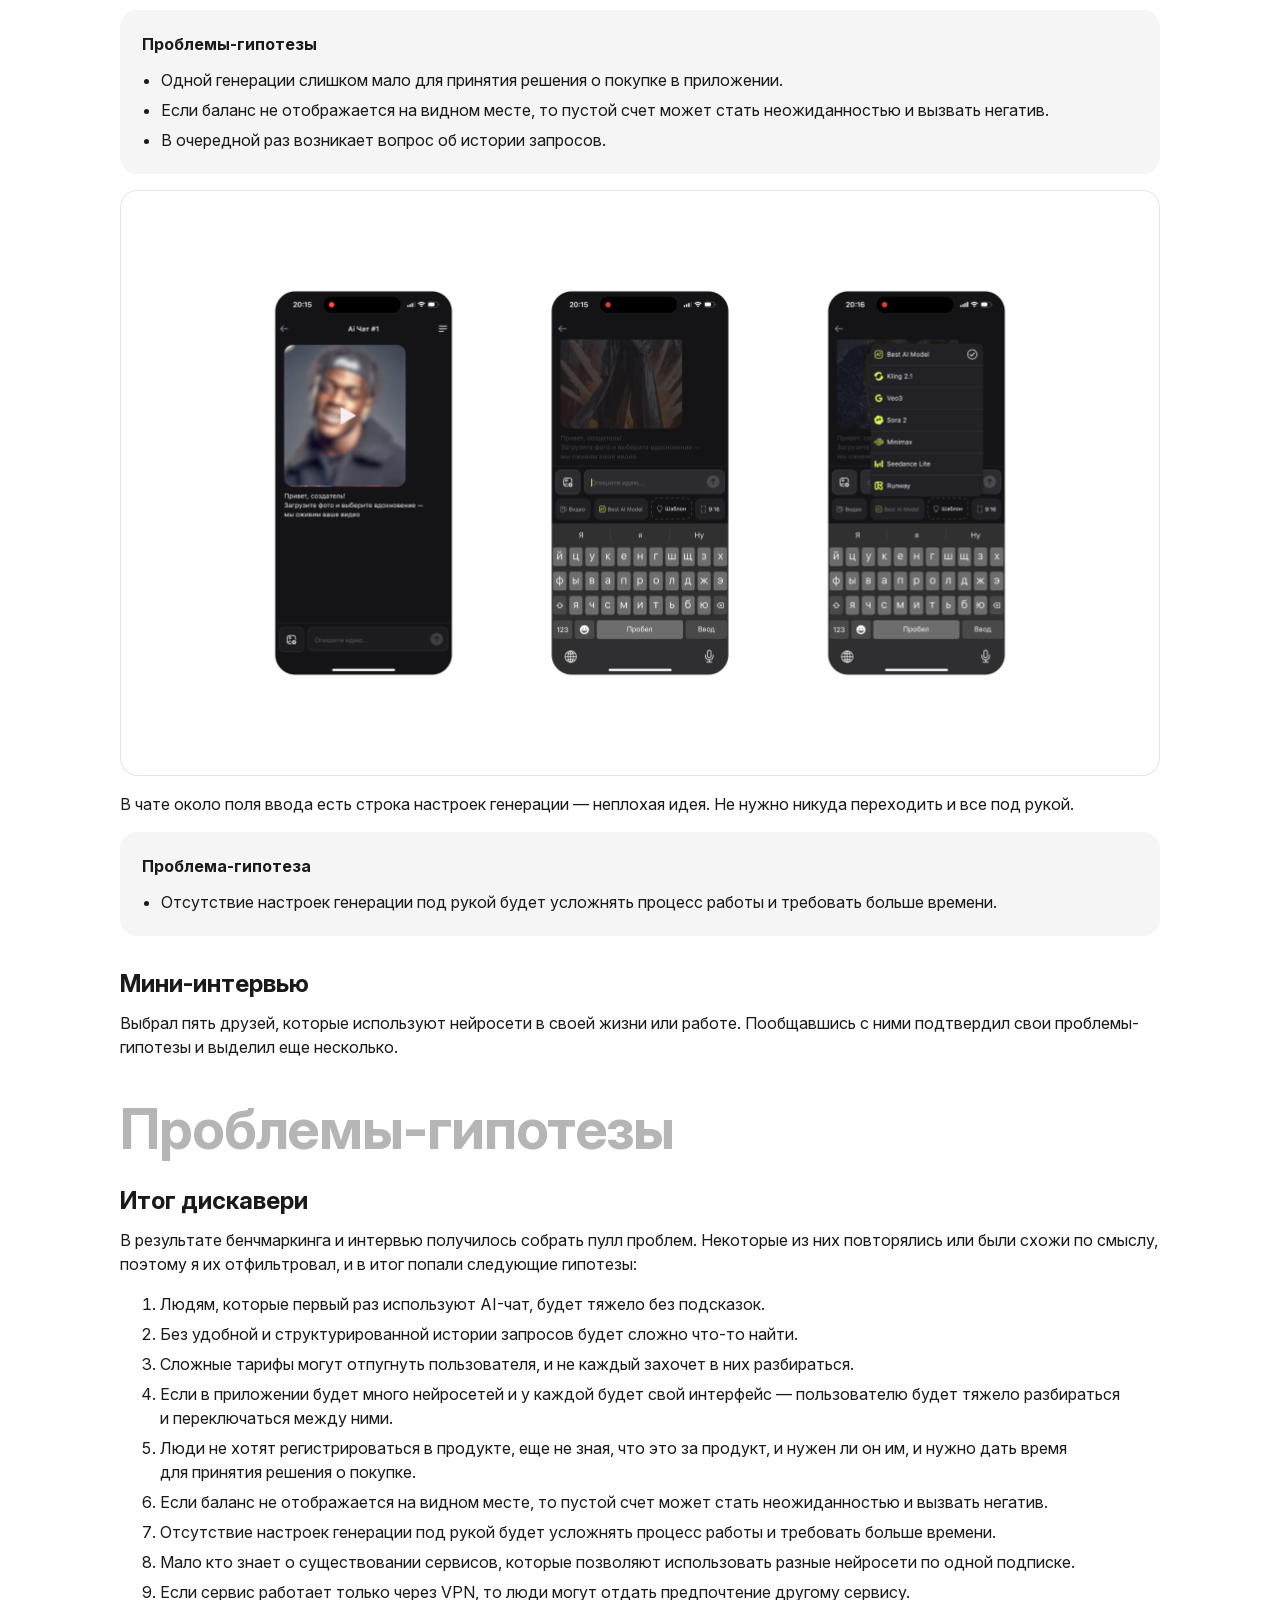
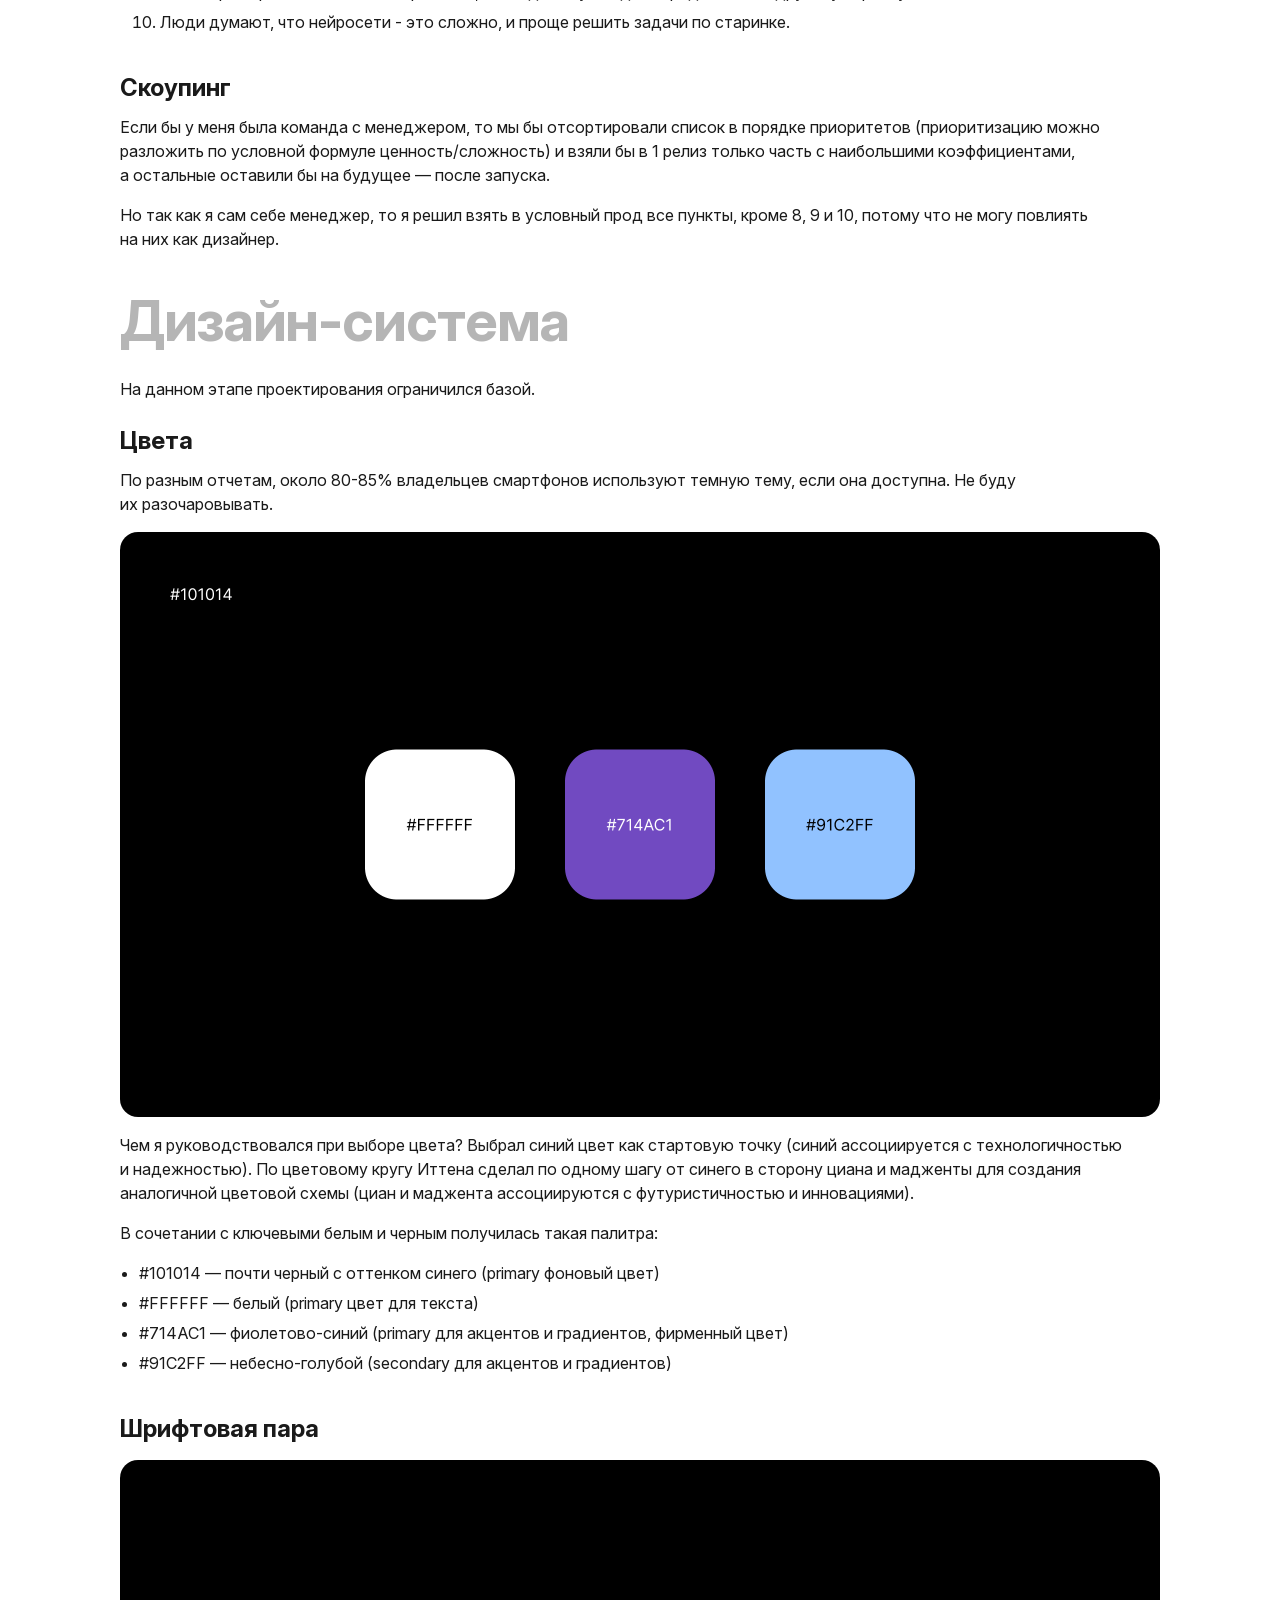
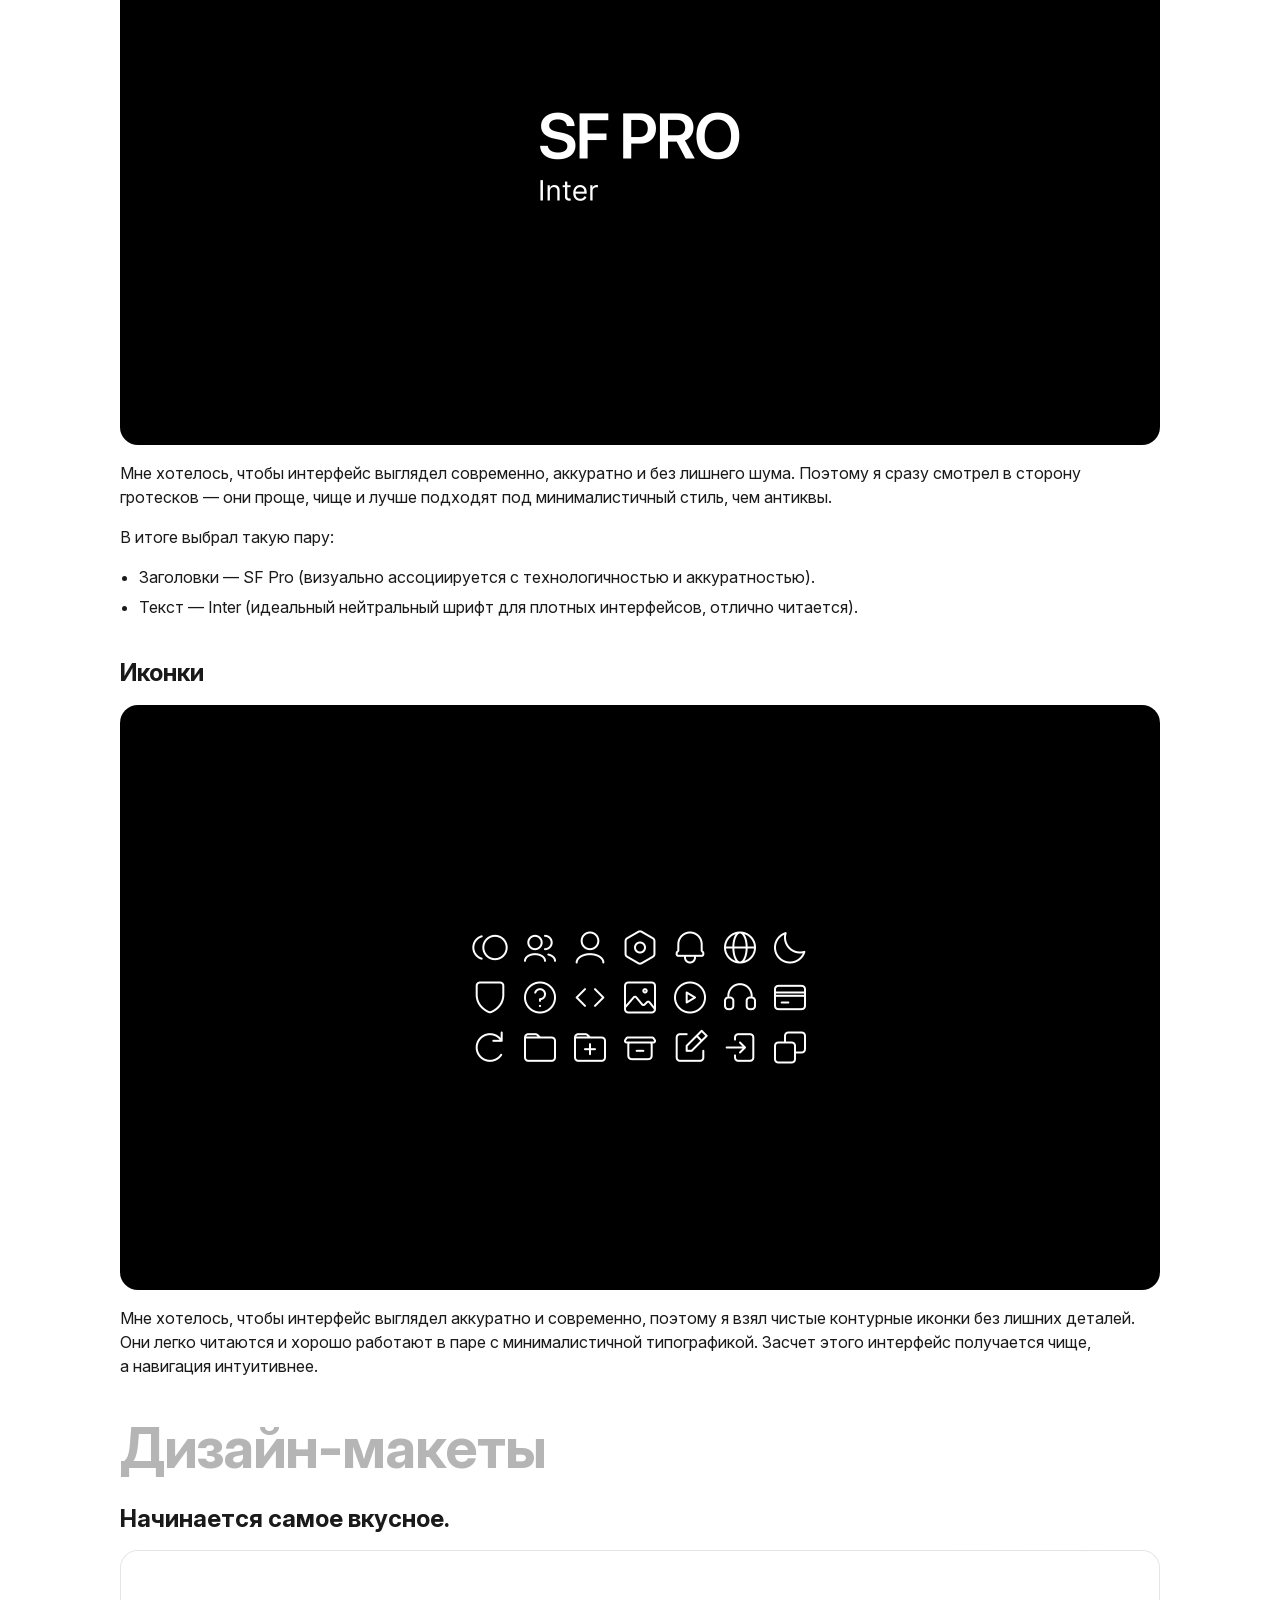
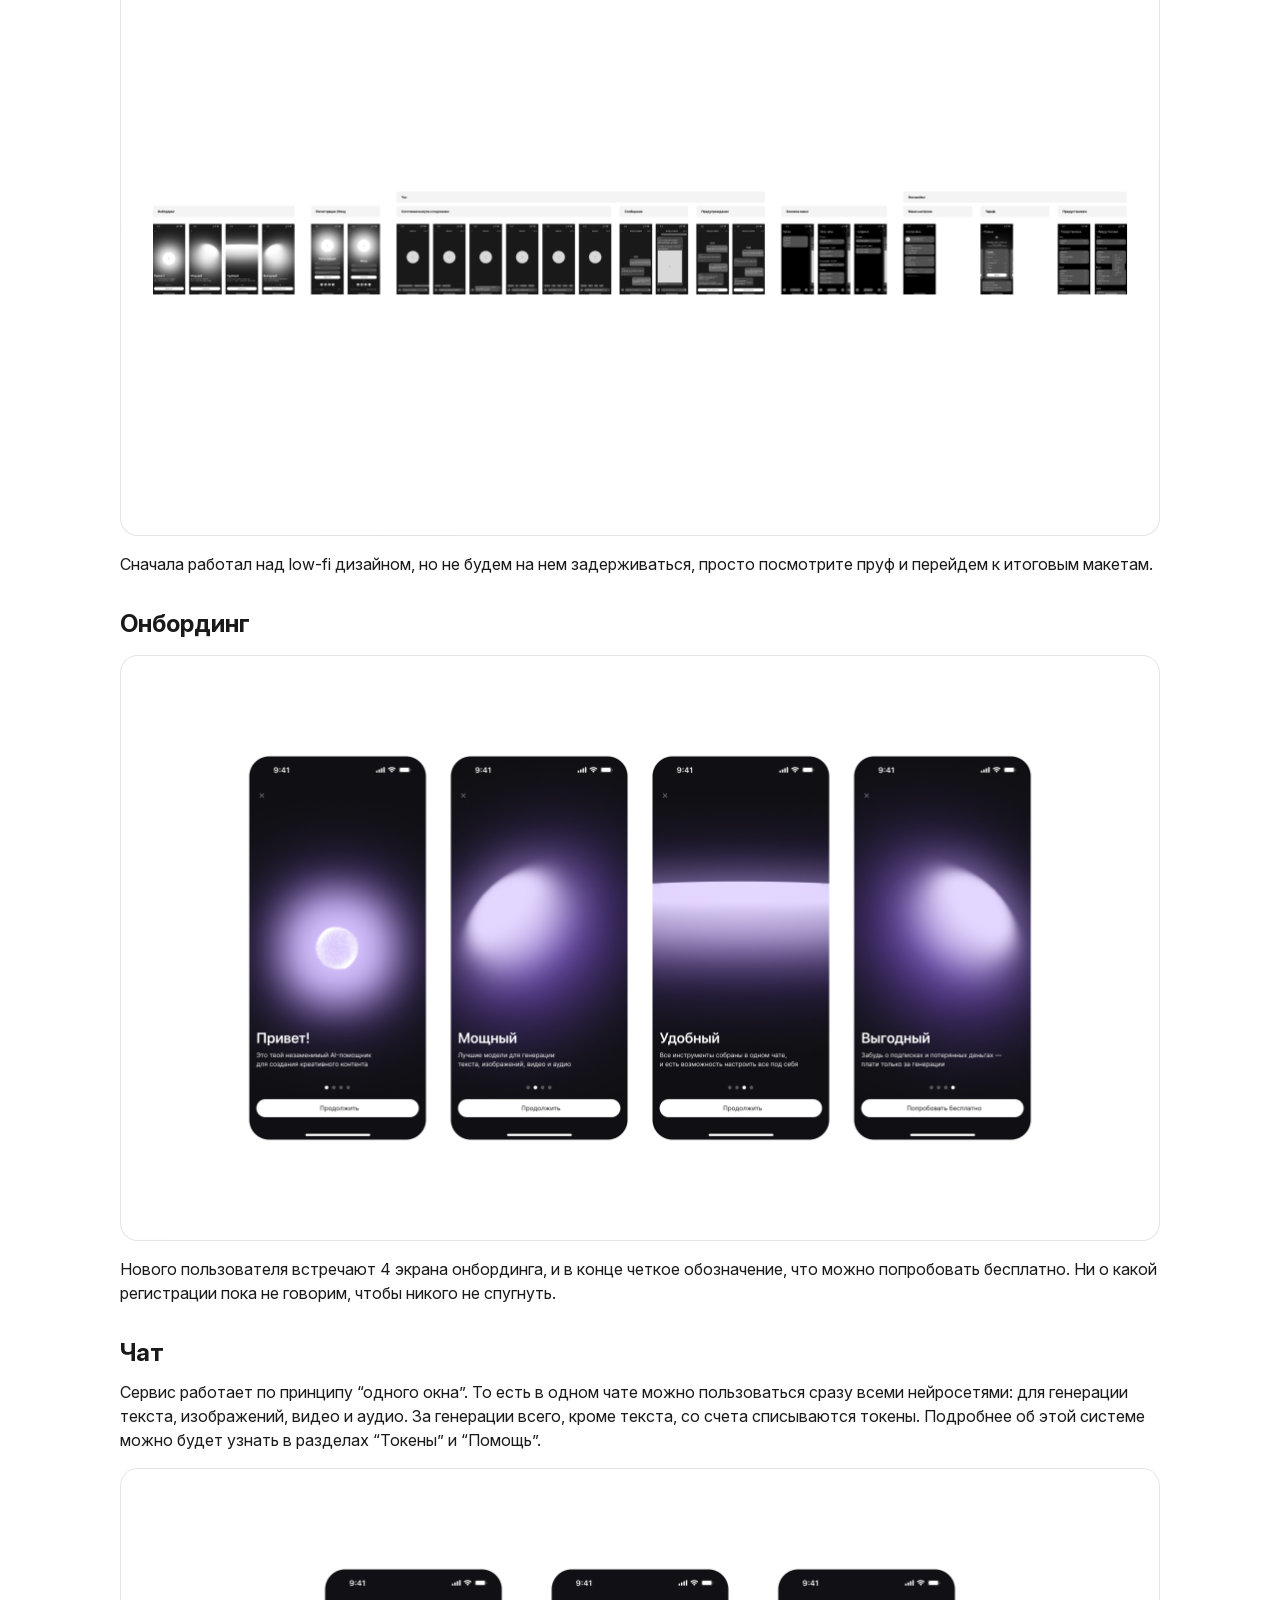
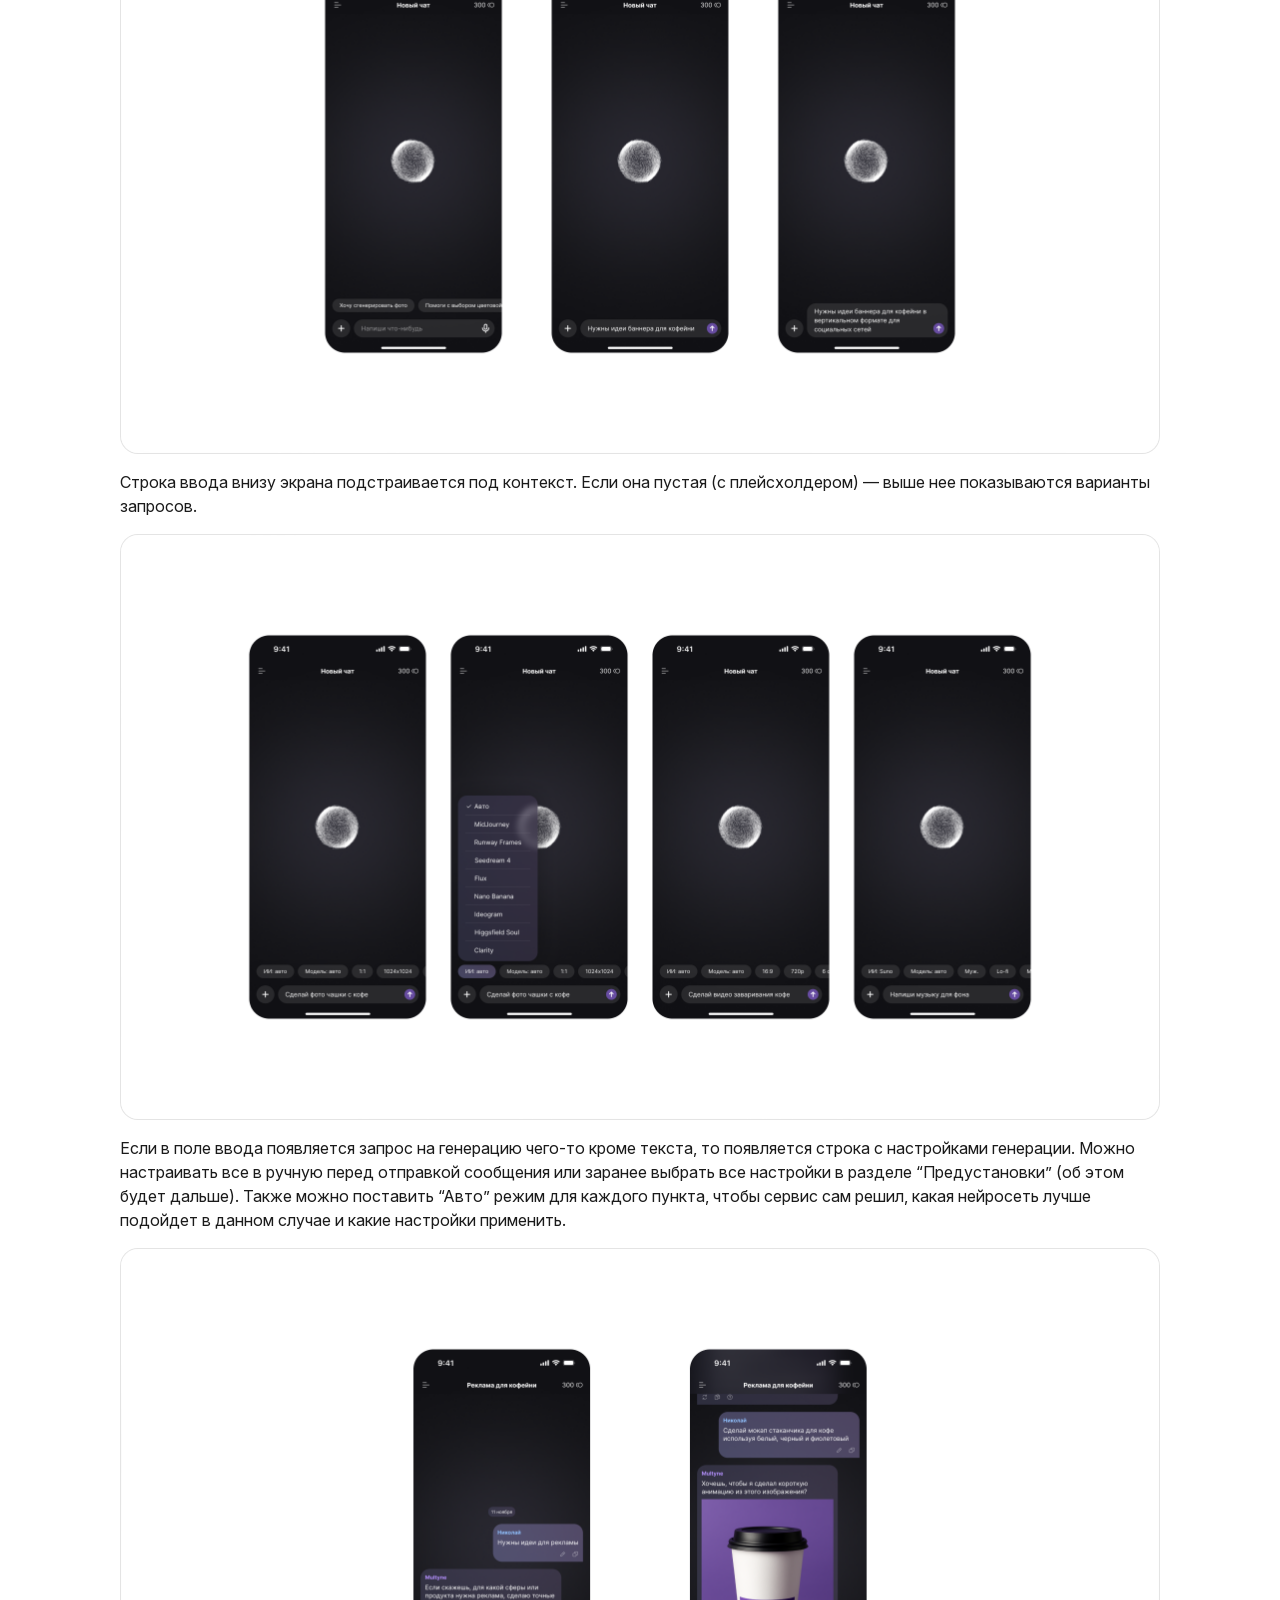
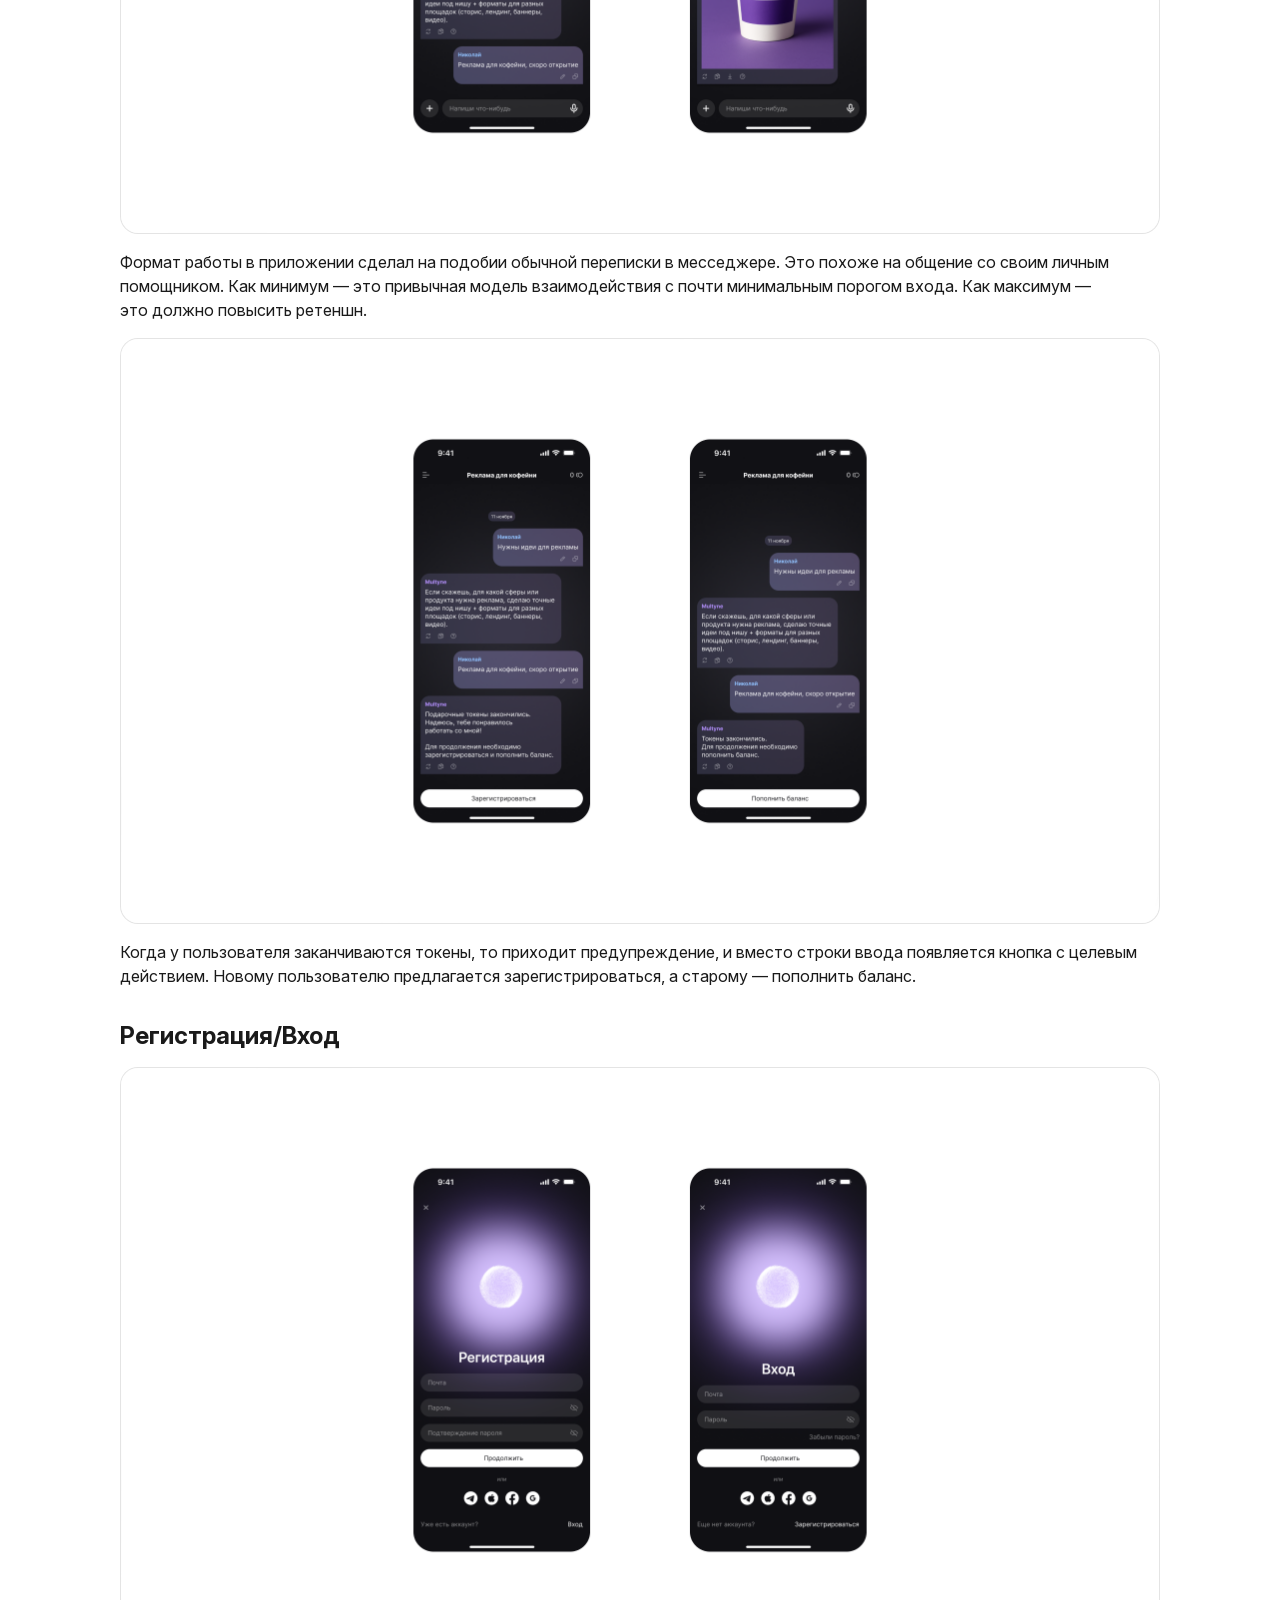
<file: pages/project-multyne.html>
<!DOCTYPE html>
<html lang="ru" class="is-loading">

<head>
  <meta charset="UTF-8" />
  <meta name="viewport" content="width=device-width, initial-scale=1.0" />
  <link rel="icon" type="image/png" href="../assets/images/layout/header/brand-avatar.png" />
  <link
    rel="preload"
    href="../assets/fonts/InterVariable.woff2"
    as="font"
    type="font/woff2"
    crossorigin
  >
  <title>Multyne</title>
  <meta
    name="description"
    content="Кейс Multyne: AI-помощник для создания креативного контента."
  >
  <meta property="og:type" content="article">
  <meta property="og:locale" content="ru_RU">
  <meta property="og:site_name" content="nperetyatkov">
  <meta property="og:title" content="Кейс Multyne — nperetyatkov">
  <meta property="og:description" content="AI-помощник для создания креативного контента: исследование, гипотезы, макеты и прототип.">
  <meta property="og:image" content="../assets/images/pages/home/project-multyne.png">
  <meta name="twitter:card" content="summary_large_image">
  <meta name="twitter:title" content="Кейс Multyne — nperetyatkov">
  <meta name="twitter:description" content="AI-помощник для создания креативного контента: исследование, гипотезы, макеты и прототип.">
  <meta name="twitter:image" content="../assets/images/pages/home/project-multyne.png">
  <style>
    @media (min-width: 800px) and (any-hover: hover) and (any-pointer: fine) {
      html.has-custom-cursor,
      html.has-custom-cursor body,
      html.has-custom-cursor * {
        cursor: none !important;
      }
    }
  </style>
  <link rel="stylesheet" href="../styles/main.css" />
</head>

<body class="project-page project-page--multyne" id="top">
  <header class="header">
    <div class="header-inner">
      <div class="header-top">
        <a href="../index.html#top" class="brand brand-link">
          <img
            src="../assets/images/layout/header/brand-avatar.png"
            alt="Avatar"
            class="avatar"
            width="32"
            height="32"
          />
          <span class="logo">nperetyatkov</span>
        </a>

        <nav class="nav">
          <details class="nav-dropdown">
            <summary class="nav-dropdown-trigger">
              Навигация
              <svg
                class="nav-dropdown-icon"
                viewBox="0 0 24 24"
                fill="none"
                width="18"
                height="18"
                aria-hidden="true"
              >
                <path
                  d="M7 10L12 15L17 10"
                  stroke="currentColor"
                  stroke-width="2.5"
                  stroke-linecap="round"
                  stroke-linejoin="round"
                />
              </svg>
            </summary>
            <div class="nav-dropdown-menu" role="menu" aria-label="Навигация по кейсу">
              <span class="nav-dropdown-pointer" aria-hidden="true">👈</span>
            </div>
          </details>

          <a href="https://drive.google.com/file/d/1b1cU3eUuWij1T8GxHsS6-HTpoBDSPTKB/view?usp=sharing" target="_blank" rel="noopener noreferrer" class="nav-resume">
            Резюме
            <svg
              class="resume-icon"
              viewBox="0 0 24 24"
              fill="none"
              width="18"
              height="18"
              aria-hidden="true"
            >
              <path
                d="M7 17L17 7M17 7H9M17 7V15"
                stroke="currentColor"
                stroke-width="2.5"
                stroke-linecap="round"
                stroke-linejoin="round"
              />
            </svg>
          </a>
        </nav>

        <button class="burger" aria-label="Открыть меню" aria-expanded="false">
          <span></span>
          <span></span>
          <span></span>
        </button>
      </div>
      <div class="mobile-menu" aria-hidden="true">
        <nav class="mobile-nav">
          <a href="https://drive.google.com/file/d/1b1cU3eUuWij1T8GxHsS6-HTpoBDSPTKB/view?usp=sharing" target="_blank" rel="noopener noreferrer" class="mobile-resume">
            Резюме
            <svg
              class="resume-icon"
              viewBox="0 0 24 24"
              fill="none"
              width="18"
              height="18"
              aria-hidden="true"
            >
              <path
                d="M7 17L17 7M17 7H9M17 7V15"
                stroke="currentColor"
                stroke-width="2.5"
                stroke-linecap="round"
                stroke-linejoin="round"
              />
            </svg>
          </a>
        </nav>
      </div>
    </div>
  </header>

  <main>
    <section class="project-hero">
      <div class="container">
        <div class="project-hero-layout">
          <div class="project-hero-media">
            <img
              src="../assets/images/pages/home/project-multyne.png"
              alt="Кейс Multyne"
              width="800"
              height="600"
            />
          </div>
          <div class="project-hero-content">
            <div class="project-hero-tags">
              <span class="project-tag">UX/UI</span>
              <span class="project-tag">Mobile</span>
            </div>
            <h1 class="project-hero-title">Multyne</h1>
            <p class="project-hero-description">
              AI-помощник для создания креативного контента
            </p>
          </div>
        </div>
      </div>
    </section>

    <section id="about-project" class="section project-section project-section--about">
      <div class="container">
        <h2>О проекте</h2>
        <p class="project-lead">
          AI — одна из самых обсуждаемых тем 2025 года, и я просто не мог обойти ее стороной.
          Давайте разберемся кто, что, кому и для чего.
        </p>
        <div class="project-grid">
          <article class="project-detail">
            <h3>Цель</h3>
            <p>
              Сделать приложение, которое объединяет генерацию текста, изображений, видео и аудио в одном месте.
              Чтобы человек не прыгал между разными сервисами, а решал свои задачи быстро и просто.
            </p>
          </article>
          <article class="project-detail">
            <h3>Кто будет пользоваться</h3>
            <p>
              Целевая аудитория — это, в первую очередь, контент мейкеры: дизайнеры, smm, маркетологи, блогеры
              и прочие люди, жизнь и работа которых связана с творчеством.
              А также любой человек, которому хоть иногда надо что-то сгенерировать.
            </p>
          </article>
          <article class="project-detail">
            <h3>Критерии успеха</h3>
            <p>Решены все проблемы-гипотезы, сформулированные в ходе дискавери.</p>
          </article>
          <article class="project-detail">
            <h3>Моя роль</h3>
            <p>Все сам — от идеи и исследований до финальных экранов, интерфейсов и тарифов.</p>
          </article>
        </div>
      </div>
    </section>

    <section id="discovery" class="section project-section">
      <div class="container">
        <h2>Дискавери</h2>
        <p class="project-lead">Тут я погуглил, забенчмаркал конкурентов и поспрашивал друзей.</p>
        <div class="project-flow">
          <article class="project-detail">
            <h3>ChatGPT</h3>
            <p>
              Несмотря на то, что это не тот формат сервиса, который я хочу задизайнить,
              это одна из самых популярных AI-моделей во всем мире, поэтому стоит внимания.
            </p>
            <figure class="project-image-block">
              <img
                src="../assets/images/pages/projects/multyne/discovery-chatgpt.png"
                alt="Референс интерфейса ChatGPT"
                width="2080"
                height="1170"
              />
            </figure>
            <p>
              В новом чате есть несколько предложений промтов, это помогает начать работу
              неопытным пользователям. В меню есть список чатов и папок, но нет какого-либо разделения.
            </p>
            <div class="project-hypothesis">
              <h4>Проблемы-гипотезы</h4>
              <ul>
                <li>Людям, которые первый раз используют AI-чат, будет тяжело без подсказок.</li>
                <li>Без удобной и структурированной истории запросов будет сложно что-то найти.</li>
              </ul>
            </div>
          </article>

          <article class="project-detail">
            <h3>SNTX</h3>
            <p>Сервис для генерации текста, фото, видео и аудио. Есть телеграм-бот и веб-версия.</p>
            <figure class="project-image-block">
              <img
                src="../assets/images/pages/projects/multyne/discovery-sntx-tariffs.png"
                alt="Тарифы в сервисе SNTX"
                width="2080"
                height="1170"
              />
            </figure>
            <p>
              К покупке предлагают 5 тарифов. С учетом вариаций с токенами и без и периодами действия
              получается 36 вариантов. Без экономического образования тут явно не разобраться.
            </p>
            <div class="project-hypothesis">
              <h4>Проблема-гипотеза</h4>
              <ul>
                <li>Сложные тарифы могут отпугнуть пользователя, и не каждый захочет в них разбираться.</li>
              </ul>
            </div>
            <figure class="project-image-block">
              <img
                src="../assets/images/pages/projects/multyne/discovery-sntx-chat.png"
                alt="Чат и единый интерфейс нейросетей в SNTX"
                width="2080"
                height="1170"
              />
            </figure>
            <p>
              У всех нейросетей единый интерфейс — это удобно. В новом чате нет подсказки с вариантами
              промтов (хотя в приложении чата гпт они были). У неопытных пользователей это может вызвать
              дискомфорт и страх чистого листа.
            </p>
            <div class="project-hypothesis">
              <h4>Проблемы-гипотезы</h4>
              <ul>
                <li>
                  Если в приложении будет много нейросетей и у каждой будет свой интерфейс —
                  пользователю будет тяжело разбираться и переключаться между ними.
                </li>
                <li>Повторяется гипотеза с подсказками.</li>
              </ul>
            </div>
            <figure class="project-image-block">
              <img
                src="../assets/images/pages/projects/multyne/discovery-sntx-history.png"
                alt="История чатов в SNTX"
                width="2080"
                height="1170"
              />
            </figure>
            <p>
              К истории запросов тут есть вопросы. Папки выстраиваются в одну короткую строку,
              куда вмещается всего 2,5 названия. И у каждой нейросети своя история.
              Всего в приложении 40+ нейросетей, соответственно 40+ историй.
              Если у тебя много проектов и ты давно работаешь, то что-то найти будет практически невозможно.
            </p>
            <div class="project-hypothesis">
              <h4>Проблема-гипотеза</h4>
              <ul>
                <li>Без удобной и структурированной истории запросов будет сложно что-то найти.</li>
              </ul>
            </div>
          </article>

          <article class="project-detail">
            <h3>Cremo</h3>
            <p>AI-студия для создания фото и видео. Есть приложение.</p>
            <figure class="project-image-block">
              <img
                src="../assets/images/pages/projects/multyne/discovery-cremo-paywall.png"
                alt="Онбординг и paywall в Cremo"
                width="2080"
                height="1170"
              />
            </figure>
            <p>
              После невнятного онбординга предлагают оформить подписку. За что? Не понятно.
              Да, в верхнем правом углу есть еле заметный крестик, который позволяет пропустить оплату
              на этом этапе, но это не очевидно и требуется время, чтобы понять,
              что сейчас с деньгами можно не расставаться.
            </p>
            <div class="project-hypothesis">
              <h4>Проблема-гипотеза</h4>
              <ul>
                <li>
                  Люди не хотят регистрироваться в продукте, еще не зная, что это за продукт,
                  и нужен ли он им
                </li>
              </ul>
            </div>
            <figure class="project-image-block">
              <img
                src="../assets/images/pages/projects/multyne/discovery-cremo-tokens.png"
                alt="Токены и ограничения в Cremo"
                width="2080"
                height="1170"
              />
            </figure>
            <p>
              Велком бонус — 10 токенов. Мне этого хватило на генерацию одного изображения.
              Ничего не понятно и не очень интересно. После генерации пишут сколько списалось токенов,
              но не понятно сколько осталось — остаток видно только на главном экране.
              Сам проект нельзя переименовать, и когда их станет много — это станет проблемой.
              Есть разделение по датам, но это единственный якорь.
            </p>
            <div class="project-hypothesis">
              <h4>Проблемы-гипотезы</h4>
              <ul>
                <li>
                  Одной генерации слишком мало для принятия решения о покупке в приложении.
                </li>
                <li>Если баланс не отображается на видном месте, то пустой счет может стать неожиданностью и вызвать негатив.</li>
                <li>В очередной раз возникает вопрос об истории запросов.</li>
              </ul>
            </div>
            <figure class="project-image-block">
              <img
                src="../assets/images/pages/projects/multyne/discovery-cremo-settings.png"
                alt="Строка настроек генерации в чате Cremo"
                width="2080"
                height="1170"
              />
            </figure>
            <p>
              В чате около поля ввода есть строка настроек генерации — неплохая идея.
              Не нужно никуда переходить и все под рукой.
            </p>
            <div class="project-hypothesis">
              <h4>Проблема-гипотеза</h4>
              <ul>
                <li>Отсутствие настроек генерации под рукой будет усложнять процесс работы и требовать больше времени.</li>
              </ul>
            </div>
          </article>

          <article class="project-detail">
            <h3>Мини-интервью</h3>
            <p>
              Выбрал пять друзей, которые используют нейросети в своей жизни или работе.
              Пообщавшись с ними подтвердил свои проблемы-гипотезы и выделил еще несколько.
            </p>
          </article>
        </div>
      </div>
    </section>

    <section id="hypotheses" class="section project-section">
      <div class="container">
        <h2>Проблемы-гипотезы</h2>
        <div class="project-flow">
          <article class="project-detail">
            <h3>Итог дискавери</h3>
            <p>
              В результате бенчмаркинга и интервью получилось собрать пулл проблем.
              Некоторые из них повторялись или были схожи по смыслу, поэтому я их отфильтровал,
              и в итог попали следующие гипотезы:
            </p>
            <ol>
              <li>Людям, которые первый раз используют AI-чат, будет тяжело без подсказок.</li>
              <li>Без удобной и структурированной истории запросов будет сложно что-то найти.</li>
              <li>Сложные тарифы могут отпугнуть пользователя, и не каждый захочет в них разбираться.</li>
              <li>
                Если в приложении будет много нейросетей и у каждой будет свой интерфейс — пользователю
                будет тяжело разбираться и переключаться между ними.
              </li>
              <li>
                Люди не хотят регистрироваться в продукте, еще не зная, что это за продукт,
                и нужен ли он им, и нужно дать время для принятия решения о покупке.
              </li>
              <li>
                Если баланс не отображается на видном месте, то пустой счет может стать неожиданностью
                и вызвать негатив.
              </li>
              <li>
                Отсутствие настроек генерации под рукой будет усложнять процесс работы
                и требовать больше времени.
              </li>
              <li>
                Мало кто знает о существовании сервисов, которые позволяют использовать разные нейросети
                по одной подписке.
              </li>
              <li>Если сервис работает только через VPN, то люди могут отдать предпочтение другому сервису.</li>
              <li>Люди думают, что нейросети - это сложно, и проще решить задачи по старинке.</li>
            </ol>
          </article>

          <article class="project-detail">
            <h3>Скоупинг</h3>
            <p>
              Если бы у меня была команда с менеджером, то мы бы отсортировали список в порядке приоритетов
              (приоритизацию можно разложить по условной формуле ценность/сложность) и взяли бы в 1 релиз
              только часть с наибольшими коэффициентами, а остальные оставили бы на будущее — после запуска.
            </p>
            <p>
              Но так как я сам себе менеджер, то я решил взять в условный прод все пункты, кроме 8, 9 и 10,
              потому что не могу повлиять на них как дизайнер.
            </p>
          </article>
        </div>
      </div>
    </section>

    <section id="design-system" class="section project-section">
      <div class="container">
        <h2>Дизайн-система</h2>
        <p class="project-lead">На данном этапе проектирования ограничился базой.</p>
        <div class="project-flow">
          <article class="project-detail">
            <h3>Цвета</h3>
            <p>
              По разным отчетам, около 80-85% владельцев смартфонов используют темную тему,
              если она доступна. Не буду их разочаровывать.
            </p>
            <figure class="project-image-block">
              <img
                src="../assets/images/pages/projects/multyne/design-colors.png"
                alt="Базовая цветовая палитра Multyne"
                width="2080"
                height="1170"
              />
            </figure>
            <p>
              Чем я руководствовался при выборе цвета?
              Выбрал синий цвет как стартовую точку (синий ассоциируется с технологичностью и надежностью).
              По цветовому кругу Иттена сделал по одному шагу от синего в сторону циана и мадженты
              для создания аналогичной цветовой схемы (циан и маджента ассоциируются с футуристичностью
              и инновациями).
            </p>
            <p>
              В сочетании с ключевыми белым и черным получилась такая палитра:
            </p>
            <ul>
              <li>#101014 — почти черный с оттенком синего (primary фоновый цвет)</li>
              <li>#FFFFFF — белый (primary цвет для текста)</li>
              <li>#714AC1 — фиолетово-синий (primary для акцентов и градиентов, фирменный цвет)</li>
              <li>#91C2FF — небесно-голубой (secondary для акцентов и градиентов)</li>
            </ul>
          </article>

          <article class="project-detail">
            <h3>Шрифтовая пара</h3>
            <figure class="project-image-block">
              <img
                src="../assets/images/pages/projects/multyne/design-font-pair.png"
                alt="Шрифтовая пара SF Pro и Inter"
                width="2080"
                height="1170"
              />
            </figure>
            <p>
              Мне хотелось, чтобы интерфейс выглядел современно, аккуратно и без лишнего шума.
              Поэтому я сразу смотрел в сторону гротесков — они проще, чище и лучше подходят
              под минималистичный стиль, чем антиквы.
            </p>
            <p>
              В итоге выбрал такую пару:
            </p>
            <ul>
              <li>Заголовки — SF Pro (визуально ассоциируется с технологичностью и аккуратностью).</li>
              <li>Текст — Inter (идеальный нейтральный шрифт для плотных интерфейсов, отлично читается).</li>
            </ul>
          </article>

          <article class="project-detail">
            <h3>Иконки</h3>
            <figure class="project-image-block">
              <img
                src="../assets/images/pages/projects/multyne/design-icons.png"
                alt="Контурные иконки для интерфейса Multyne"
                width="2080"
                height="1170"
              />
            </figure>
            <p>
              Мне хотелось, чтобы интерфейс выглядел аккуратно и современно,
              поэтому я взял чистые контурные иконки без лишних деталей.
              Они легко читаются и хорошо работают в паре с минималистичной типографикой.
              Засчет этого интерфейс получается чище, а навигация интуитивнее.
            </p>
          </article>
        </div>
      </div>
    </section>

    <section id="layouts" class="section project-section">
      <div class="container">
        <h2>Дизайн-макеты</h2>
        <div class="project-flow">
          <article class="project-detail">
            <h3>Начинается самое вкусное.</h3>
            <figure class="project-image-block">
              <img
                src="../assets/images/pages/projects/multyne/layout-lowfi.png"
                alt="Low-fi этап проектирования"
                width="2080"
                height="1170"
              />
            </figure>
            <p>
              Сначала работал над low-fi дизайном, но не будем на нем задерживаться,
              просто посмотрите пруф и перейдем к итоговым макетам.
            </p>
          </article>

          <article class="project-detail">
            <h3>Онбординг</h3>
            <figure class="project-image-block">
              <img
                src="../assets/images/pages/projects/multyne/layout-onboarding.png"
                alt="Экраны онбординга для нового пользователя"
                width="2080"
                height="1170"
              />
            </figure>
            <p>
              Нового пользователя встречают 4 экрана онбординга, и в конце четкое обозначение,
              что можно попробовать бесплатно. Ни о какой регистрации пока не говорим,
              чтобы никого не спугнуть.
            </p>
          </article>

          <article class="project-detail">
            <h3>Чат</h3>
            <p>
              Сервис работает по принципу “одного окна”. То есть в одном чате можно пользоваться
              сразу всеми нейросетями: для генерации текста, изображений, видео и аудио.

              За генерации всего, кроме текста, со счета списываются токены.
              Подробнее об этой системе можно будет узнать в разделах “Токены” и “Помощь”.
            </p>
            <figure class="project-image-block">
              <img
                src="../assets/images/pages/projects/multyne/layout-chat-main.png"
                alt="Основной экран чата Multyne"
                width="2080"
                height="1170"
              />
            </figure>
            <p>
              Строка ввода внизу экрана подстраивается под контекст.
              Если она пустая (с плейсхолдером) — выше нее показываются варианты запросов.
            </p>
            <figure class="project-image-block">
              <img
                src="../assets/images/pages/projects/multyne/layout-chat-prompts.png"
                alt="Подсказки промтов над строкой ввода"
                width="2080"
                height="1170"
              />
            </figure>
            <p>
              Если в поле ввода появляется запрос на генерацию чего-то кроме текста,
              то появляется строка с настройками генерации.
              Можно настраивать все в ручную перед отправкой сообщения или заранее выбрать
              все настройки в разделе “Предустановки” (об этом будет дальше).

              Также можно поставить “Авто” режим для каждого пункта,
              чтобы сервис сам решил, какая нейросеть лучше подойдет в данном случае
              и какие настройки применить.
            </p>
            <figure class="project-image-block">
              <img
                src="../assets/images/pages/projects/multyne/layout-chat-settings.png"
                alt="Строка настроек генерации в чате"
                width="2080"
                height="1170"
              />
            </figure>
            <p>
              Формат работы в приложении сделал на подобии обычной переписки в месседжере.
              Это похоже на общение со своим личным помощником.
              Как минимум — это привычная модель взаимодействия с почти минимальным порогом входа.
              Как максимум — это должно повысить ретеншн.
            </p>
            <figure class="project-image-block">
              <img
                src="../assets/images/pages/projects/multyne/layout-chat-flow.png"
                alt="Сценарии чата и состояния без токенов"
                width="2080"
                height="1170"
              />
            </figure>
            <p>
              Когда у пользователя заканчиваются токены, то приходит предупреждение,
              и вместо строки ввода появляется кнопка с целевым действием.
              Новому пользователю предлагается зарегистрироваться, а старому — пополнить баланс.
            </p>
          </article>

          <article class="project-detail">
            <h3>Регистрация/Вход</h3>
            <figure class="project-image-block">
              <img
                src="../assets/images/pages/projects/multyne/layout-auth.png"
                alt="Сценарии регистрации и входа"
                width="2080"
                height="1170"
              />
            </figure>
            <p>
              Для регистрации и входа запрашиваем минимально необходимое количество информации
              и предлагаем несколько вариантов, как это сделать.
            </p>
          </article>

          <article class="project-detail">
            <h3>Боковое меню</h3>
            <figure class="project-image-block">
              <img
                src="../assets/images/pages/projects/multyne/layout-side-menu.png"
                alt="Боковое меню с папками и поиском"
                width="2080"
                height="1170"
              />
            </figure>
            <p>
              Из чата можно открыть меню с помощью свайпа или через кнопку.
              Тут происходит навигация по чатам и папкам, а также возможно открыть настройки.
              В папке со всеми чатами также видно, к какой папке, если она есть, относится чат.
              Также везде сделал распределение по времени и дате и добавил строку поиска.
            </p>
          </article>

          <article class="project-detail">
            <h3>Настройки</h3>
            <figure class="project-image-block">
              <img
                src="../assets/images/pages/projects/multyne/layout-settings-main.png"
                alt="Раздел настроек приложения"
                width="2080"
                height="1170"
              />
            </figure>
            <p>
              В настройках есть доступ к информации о профиле, токенам, предустановкам
              и прочим настройкам.
            </p>
            <figure class="project-image-block">
              <img
                src="../assets/images/pages/projects/multyne/layout-settings-tokens.png"
                alt="Экран с пакетами токенов"
                width="2080"
                height="1170"
              />
            </figure>
            <p>
              Токены можно получить купив один из трех пакетов.
              В каждом из них показал основную информацию, если ее не достаточно — есть кнопка помощи.
              Также тут есть информация о гостевом пакете, который дается всем для знакомства с приложением.
              В нижней части экрана расположил основные настройки и информацию по токенам.
            </p>
            <figure class="project-image-block">
              <img
                src="../assets/images/pages/projects/multyne/layout-settings-presets.png"
                alt="Раздел предустановок генерации"
                width="2080"
                height="1170"
              />
            </figure>
            <p>
              В разделе предустановок можно заранее выбрать все необходимые настройки генерации контента,
              чтобы не менять их каждый раз в чате.
            </p>
          </article>
        </div>
      </div>
    </section>

    <section id="prototype" class="section project-section">
      <div class="container">
        <h2>Прототип</h2>
        <p class="project-lead">
          Потыкать прототип в Figma можно
          <a
            class="project-inline-link"
            href="https://www.figma.com/proto/jyGgowX2kKGngWjilyoe8J/Multyne--prototype-?page-id=2051%3A7672&amp;node-id=6109-8765&amp;p=f&amp;viewport=-536%2C262%2C0.04&amp;t=WT37iCTmkhsBm1Uy-1&amp;scaling=scale-down&amp;content-scaling=fixed&amp;starting-point-node-id=6109%3A8765&amp;show-proto-sidebar=1"
            target="_blank"
            rel="noopener noreferrer"
          >тут</a>.
          Там два флоу: для нового и для старого пользователя.
        </p>
        <figure class="project-image-block">
          <img
            src="../assets/images/pages/projects/multyne/prototype-flow.png"
            alt="Карта прототипа Multyne"
            width="2080"
            height="1170"
          />
        </figure>
      </div>
    </section>

    <section id="result" class="section project-section">
      <div class="container">
        <h2>Итог</h2>
        <p class="project-lead">Это был интересный проект, в ходе которого я:</p>
        <ul>
          <li>провел исследование</li>
          <li>выделил проблемы-гипотезы и учел их в своем дизайне</li>
          <li>собрал дизайн-систему</li>
          <li>сделал дизайн-макеты</li>
          <li>анимировал кликабельный прототип с двумя флоу</li>
        </ul>
        <p>
          Это концептуальный проект, который не был воплощен в жизнь, поэтому никаких метрик нет.
          Но можно предположить, что использование Multyne по сравнению с использованием всех нейросетей
          по отдельности может:
        </p>
        <ul>
          <li>сэкономить кучу денег</li>
          <li>сэкономить кучу времени на выполнение задачи</li>
          <li>снизить утомляемость от работы</li>
        </ul>
        <p>Получается, задизайнено 👌</p>
        <figure class="project-image-block project-image-block--sticker" data-lightbox="off">
          <img
            src="../assets/images/pages/projects/multyne/result-sticker.png"
            alt="Иллюстрация к финалу кейса"
            width="900"
            height="900"
          />
        </figure>
      </div>
    </section>

    <section id="next-steps" class="section project-section">
      <div class="container">
        <h2>Что дальше</h2>
        <p class="project-lead">
          Дальше я бы проработал оставшиеся разделы приложения и отправился проводить UX-тесты.
          В ходе исследований составил бы новый список проблем-гипотез и принялся бы их отрабатывать.
        </p>
        <p>Также я бы постепенно добавлял в приложение новые функции:</p>
        <ul>
          <li>раздел с шаблонной генерацией (по аналогии с Cremo)</li>
          <li>фильтр в поиске по типу контента: отдельно изображения, видеозаписи и аудио</li>
          <li>светлая тема оформления</li>
        </ul>
        <p>Кроме того я бы разработал веб-версию сервиса.</p>
      </div>
    </section>

    <section id="fun-fact" class="section project-section">
      <div class="container">
        <h2>Фан факт</h2>
        <figure class="project-image-block">
          <img
            src="../assets/images/pages/projects/multyne/fun-fact-desktop.png"
            alt="Скриншот прототипа с фотографией с озера Севан"
            width="2080"
            height="1170"
          />
        </figure>
        <p class="project-lead">
          В прототипе в качестве картинки рабочего стола использовал фотографию, сделанную мной
          в Армении на озере Севан около монастыря Севанаванк.
        </p>
        <p>
          Выбрал ее не только потому, что она действительно стоит на моем рабочем столе,
          но и потому, что ее основной цвет (тепло-зеленый) является комплиментарным
          к фиолетово-синему (фирменному цвету приложения).
        </p>
      </div>
    </section>

    <section id="other-projects" class="section project-section project-section-last">
      <div class="container">
        <h2>Другие проекты</h2>
        <div class="portfolio">
          <article class="project-card">
            <a href="project-mosru.html" class="project-card-link">
              <div class="project-card-media">
                <img
                  src="../assets/images/pages/home/project-mosru.png"
                  alt="Проект Mos.ru"
                  width="800"
                  height="600"
                />
              </div>

              <div class="project-card-content">
                <div class="project-card-tags">
                  <span class="project-tag">UX/UI</span>
                  <span class="project-tag">Cross-platform</span>
                </div>

                <h3 class="project-card-title">Mos.ru</h3>
                <p class="project-card-description">
                  Форма для сбора контактной информации
                </p>
              </div>
            </a>
          </article>

          <article class="project-card">
            <a href="project-start.html" class="project-card-link">
              <div class="project-card-media">
                <img
                  src="../assets/images/pages/home/project-start.png"
                  alt="Проект START"
                  width="800"
                  height="600"
                />
              </div>

              <div class="project-card-content">
                <div class="project-card-tags">
                  <span class="project-tag">UX/UI</span>
                  <span class="project-tag">Desktop</span>
                </div>

                <h3 class="project-card-title">START</h3>
                <p class="project-card-description">
                  Семейная подписка в онлайн кинотеатре
                </p>
              </div>
            </a>
          </article>
        </div>
      </div>
    </section>
  </main>

  <footer class="footer">
    <div class="container">
      <div class="footer-shell">
        <div class="footer-grid">
          <div class="footer-left">
            <p class="footer-copy">© Николай Перетятков, 2026</p>
            <p class="footer-role">Продуктовый UX/UI дизайнер, Москва</p>
          </div>

          <div class="footer-right">
            <a href="https://drive.google.com/file/d/1b1cU3eUuWij1T8GxHsS6-HTpoBDSPTKB/view?usp=sharing" target="_blank" rel="noopener noreferrer" class="nav-resume footer-resume">
              Резюме
              <svg
                class="resume-icon"
                viewBox="0 0 24 24"
                fill="none"
                width="18"
                height="18"
                aria-hidden="true"
              >
                <path
                  d="M7 17L17 7M17 7H9M17 7V15"
                  stroke="currentColor"
                  stroke-width="2.5"
                  stroke-linecap="round"
                  stroke-linejoin="round"
                />
              </svg>
            </a>

            <p class="footer-note">Сайт создан с помощью вайб-кодинга ☕️</p>
          </div>
        </div>
      </div>
    </div>
  </footer>

  <div class="cursor" aria-hidden="true"></div>
  <script id="case-nav-data" type="application/json">
    [
      { "id": "about-project", "label": "О проекте" },
      { "id": "discovery", "label": "Дискавери" },
      { "id": "hypotheses", "label": "Проблемы-гипотезы" },
      { "id": "design-system", "label": "Дизайн-система" },
      { "id": "layouts", "label": "Дизайн-макеты" },
      { "id": "prototype", "label": "Прототип" },
      { "id": "result", "label": "Итог" },
      { "id": "next-steps", "label": "Что дальше" },
      { "id": "fun-fact", "label": "Фан факт" },
      { "id": "other-projects", "label": "Другие проекты" }
    ]
  </script>
  <script type="module" src="../scripts/main.js"></script>
  <noscript>
    <p style="padding:16px;text-align:center">
      Для корректной работы сайта требуется включённый JavaScript.
    </p>
  </noscript>
</body>

</html>
</file>
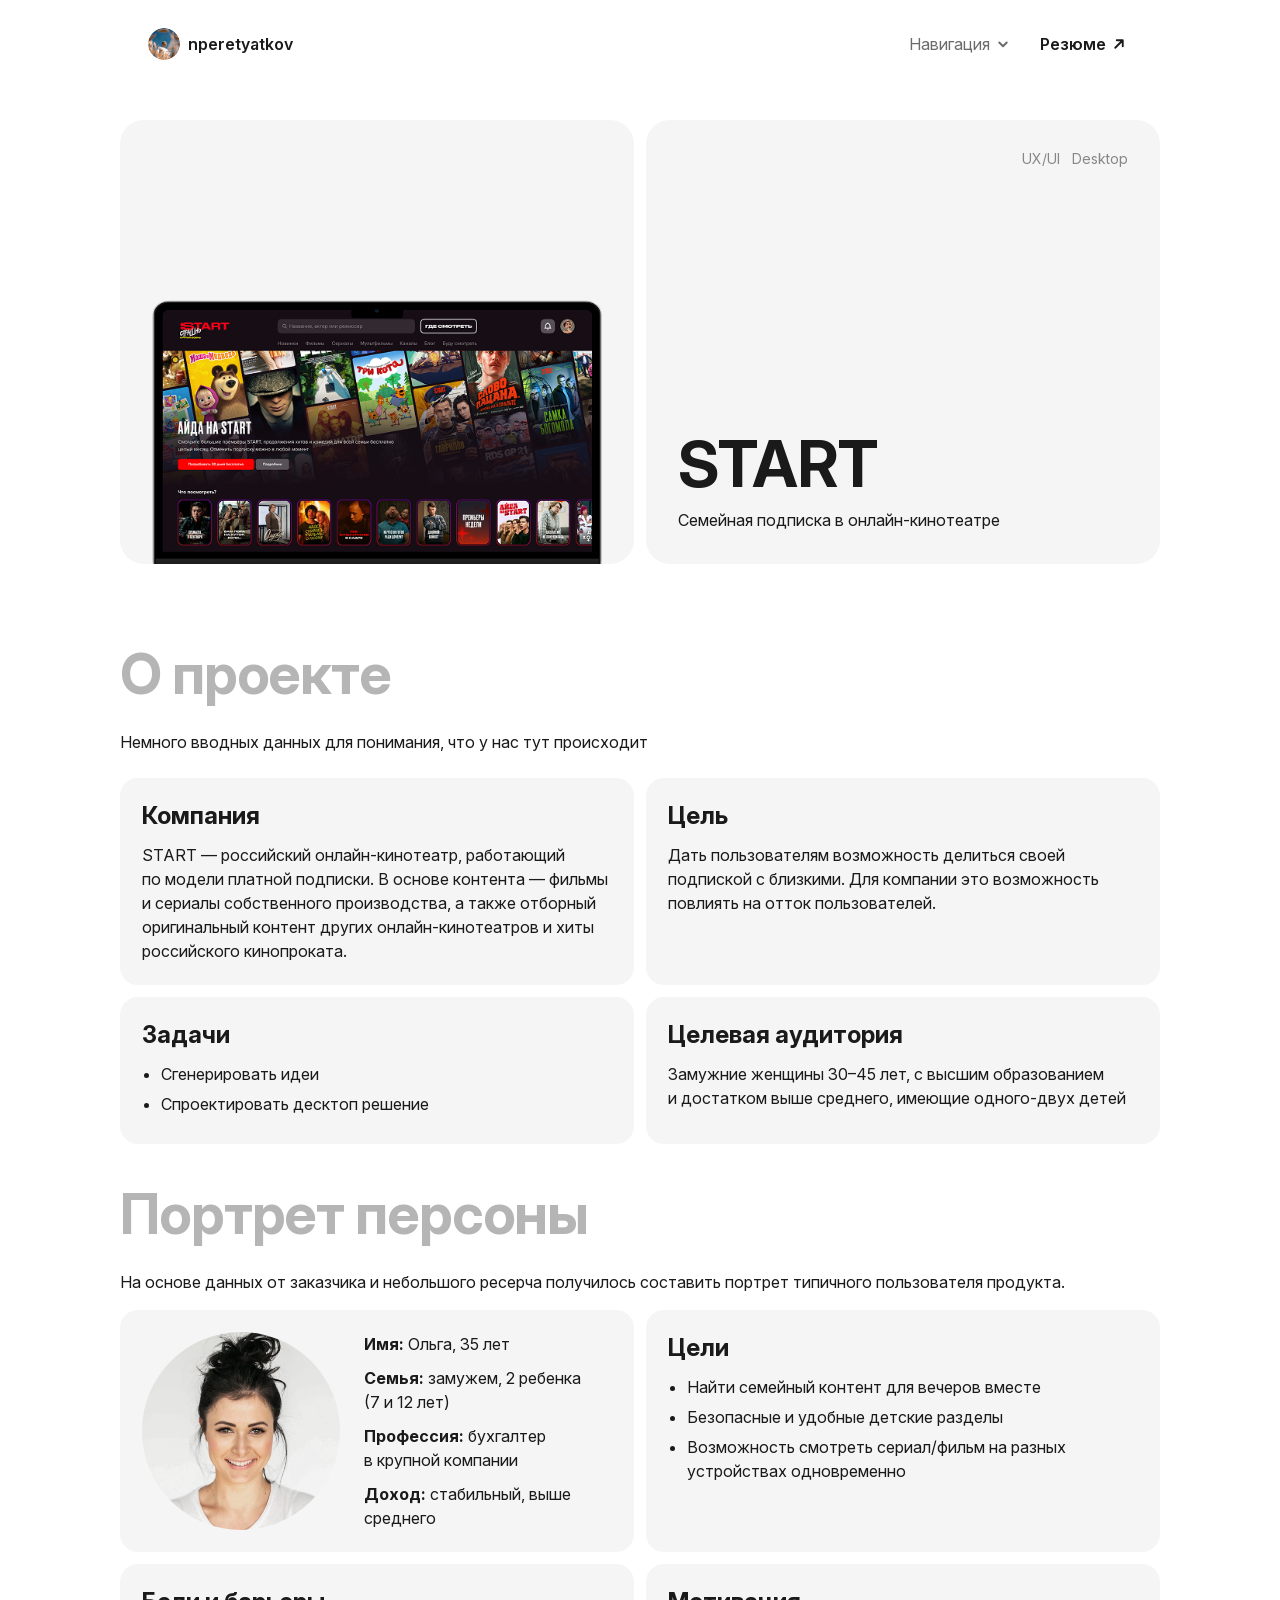
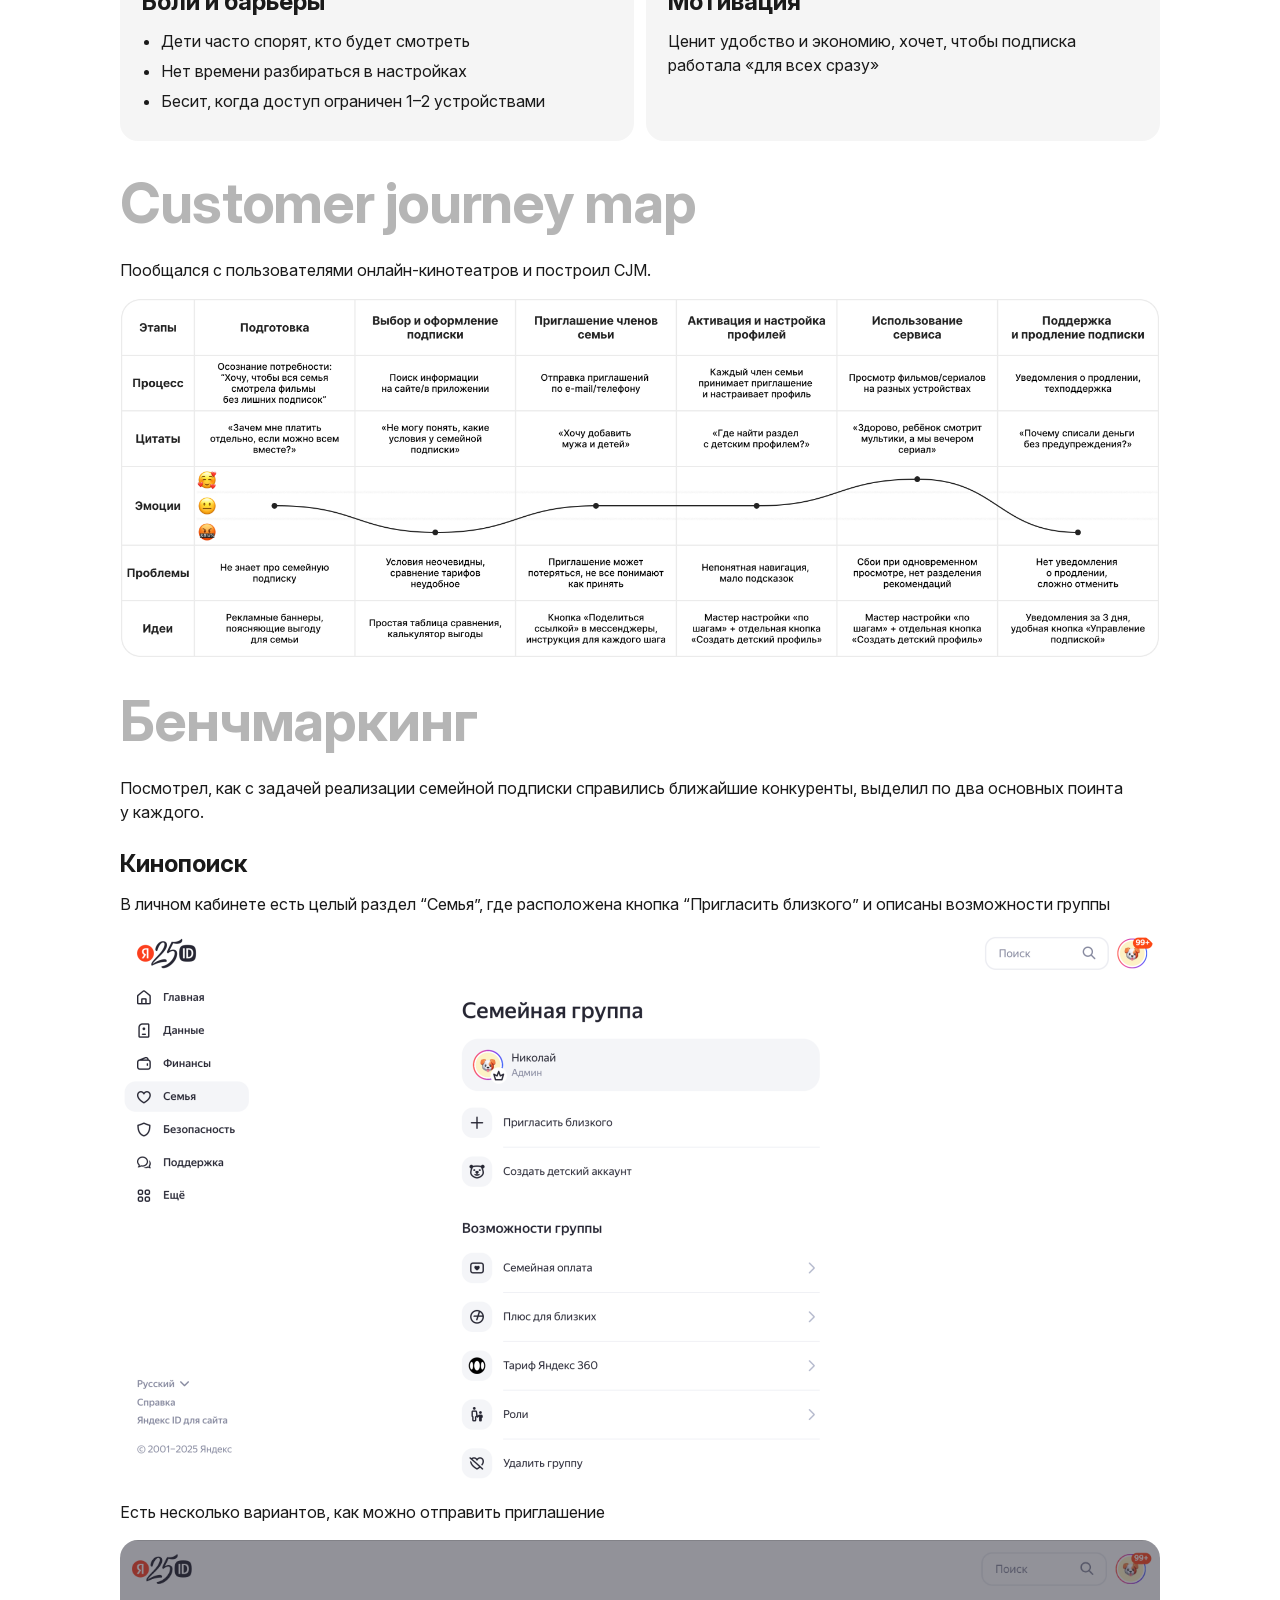
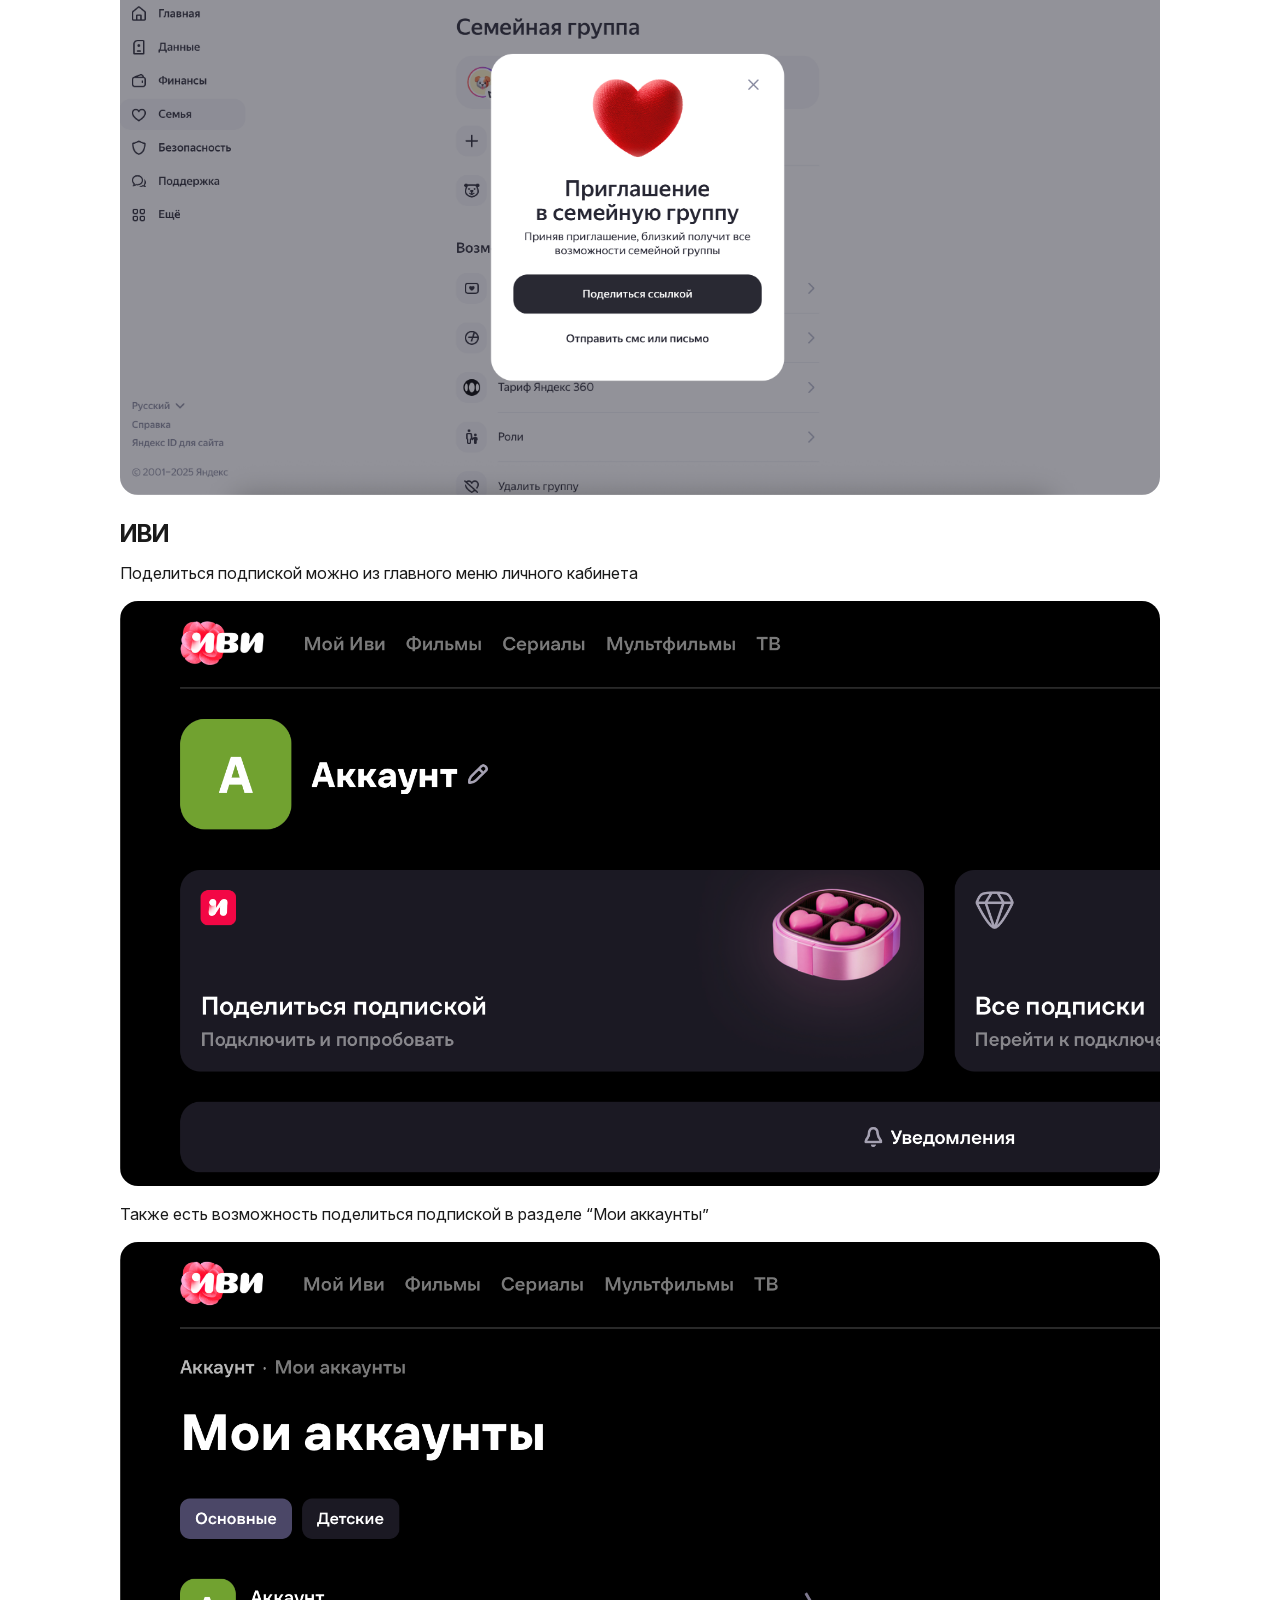
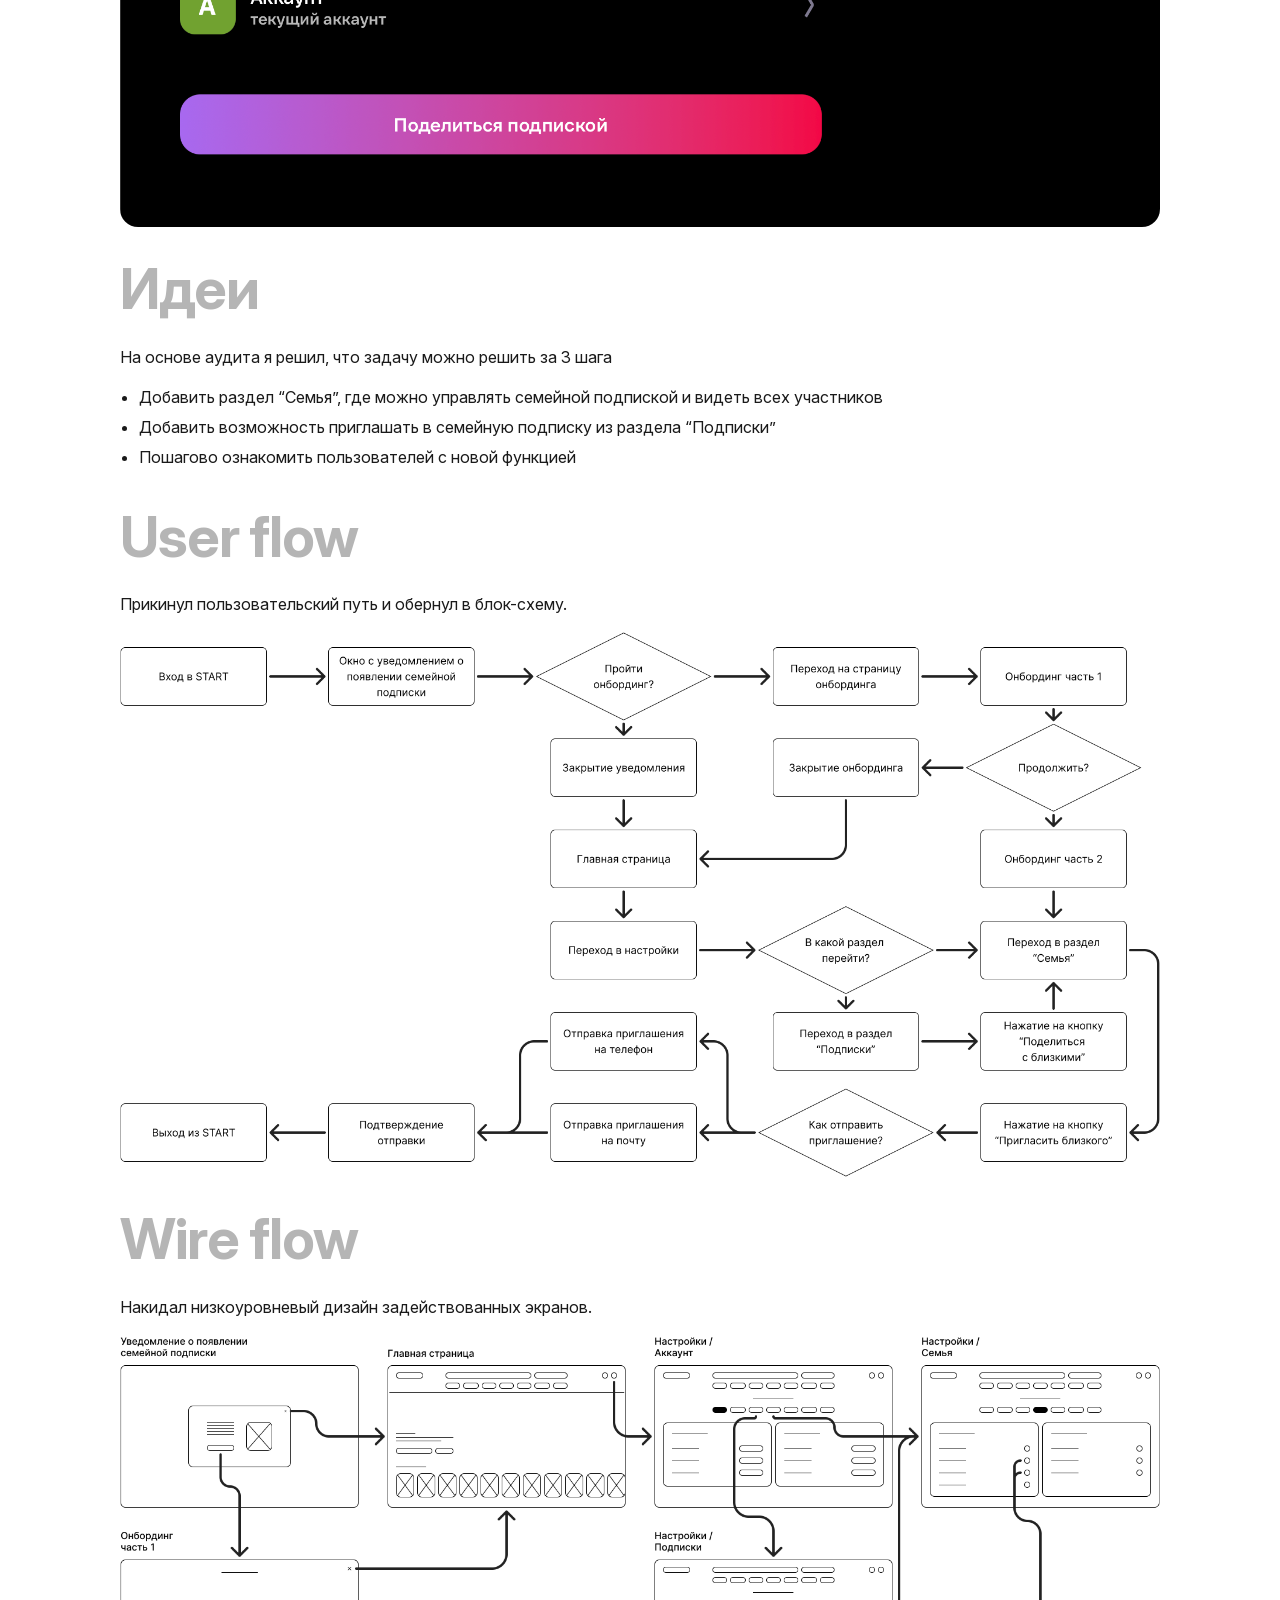
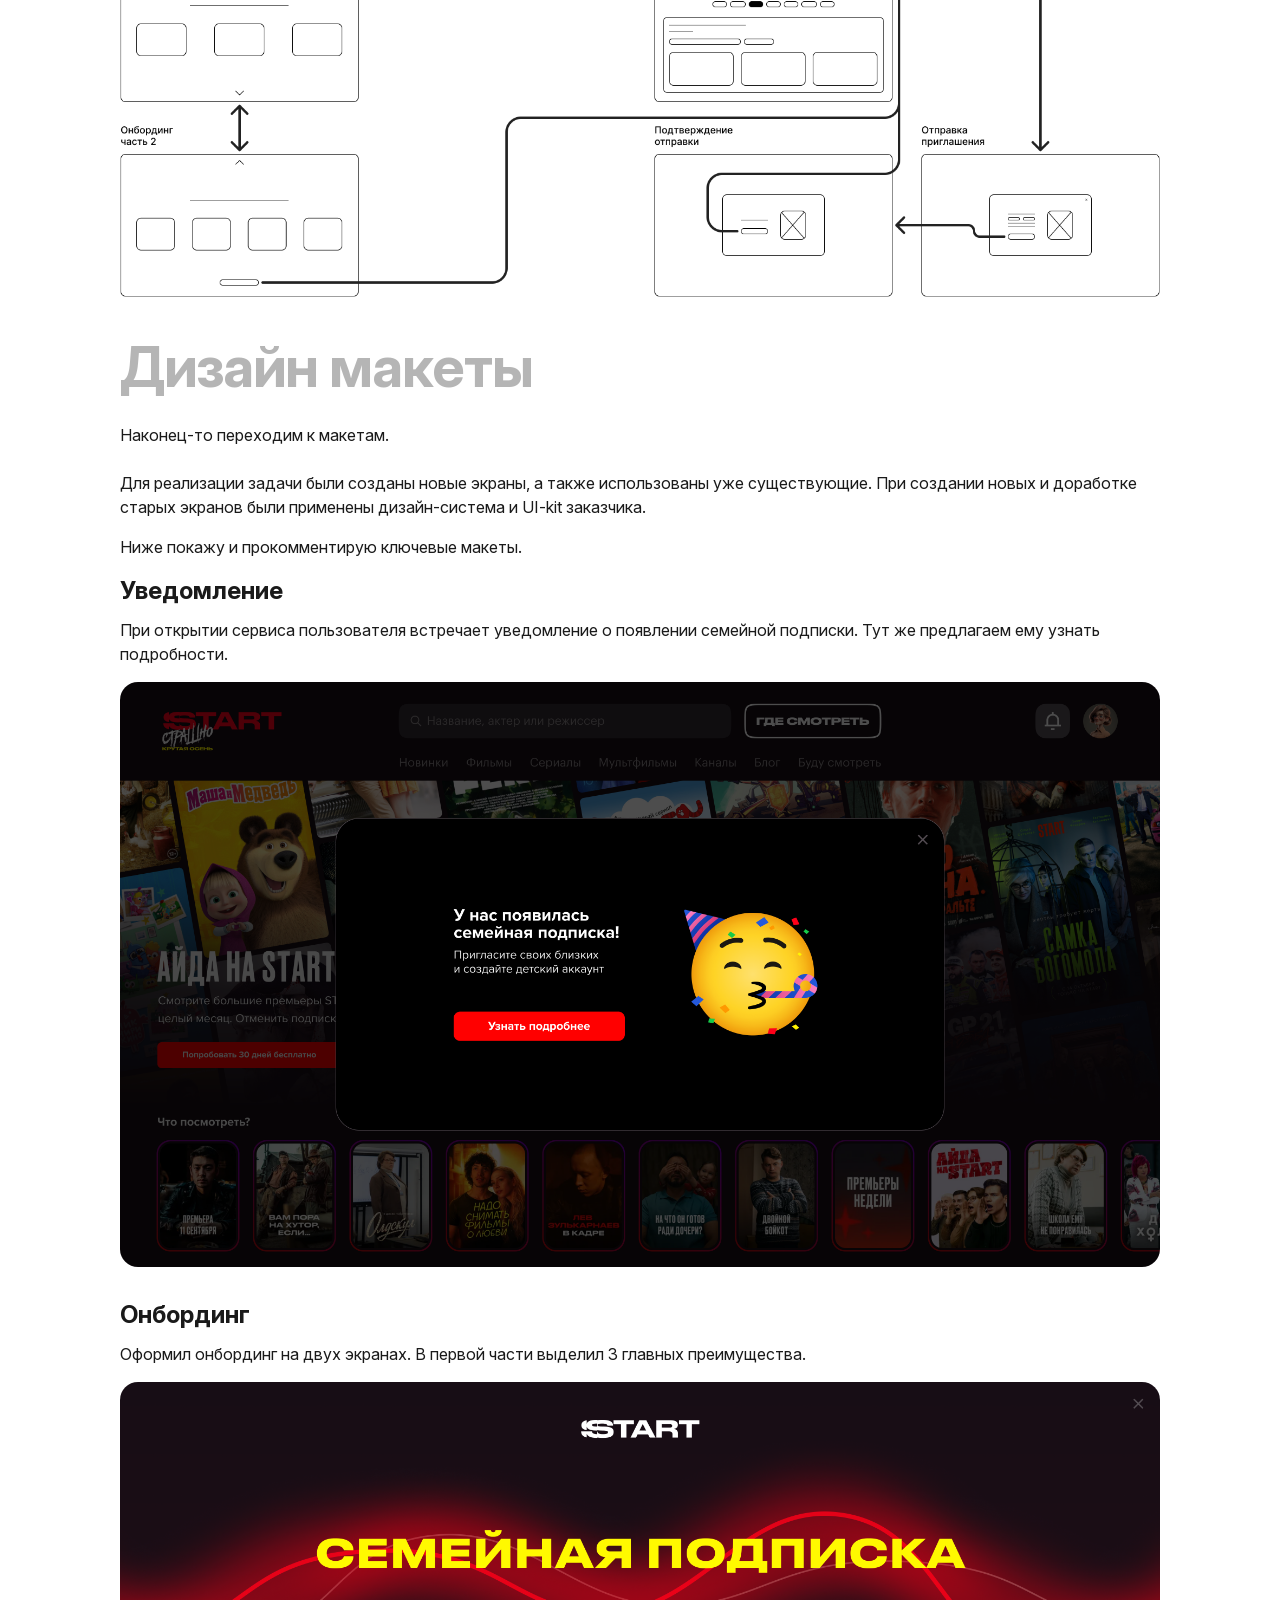
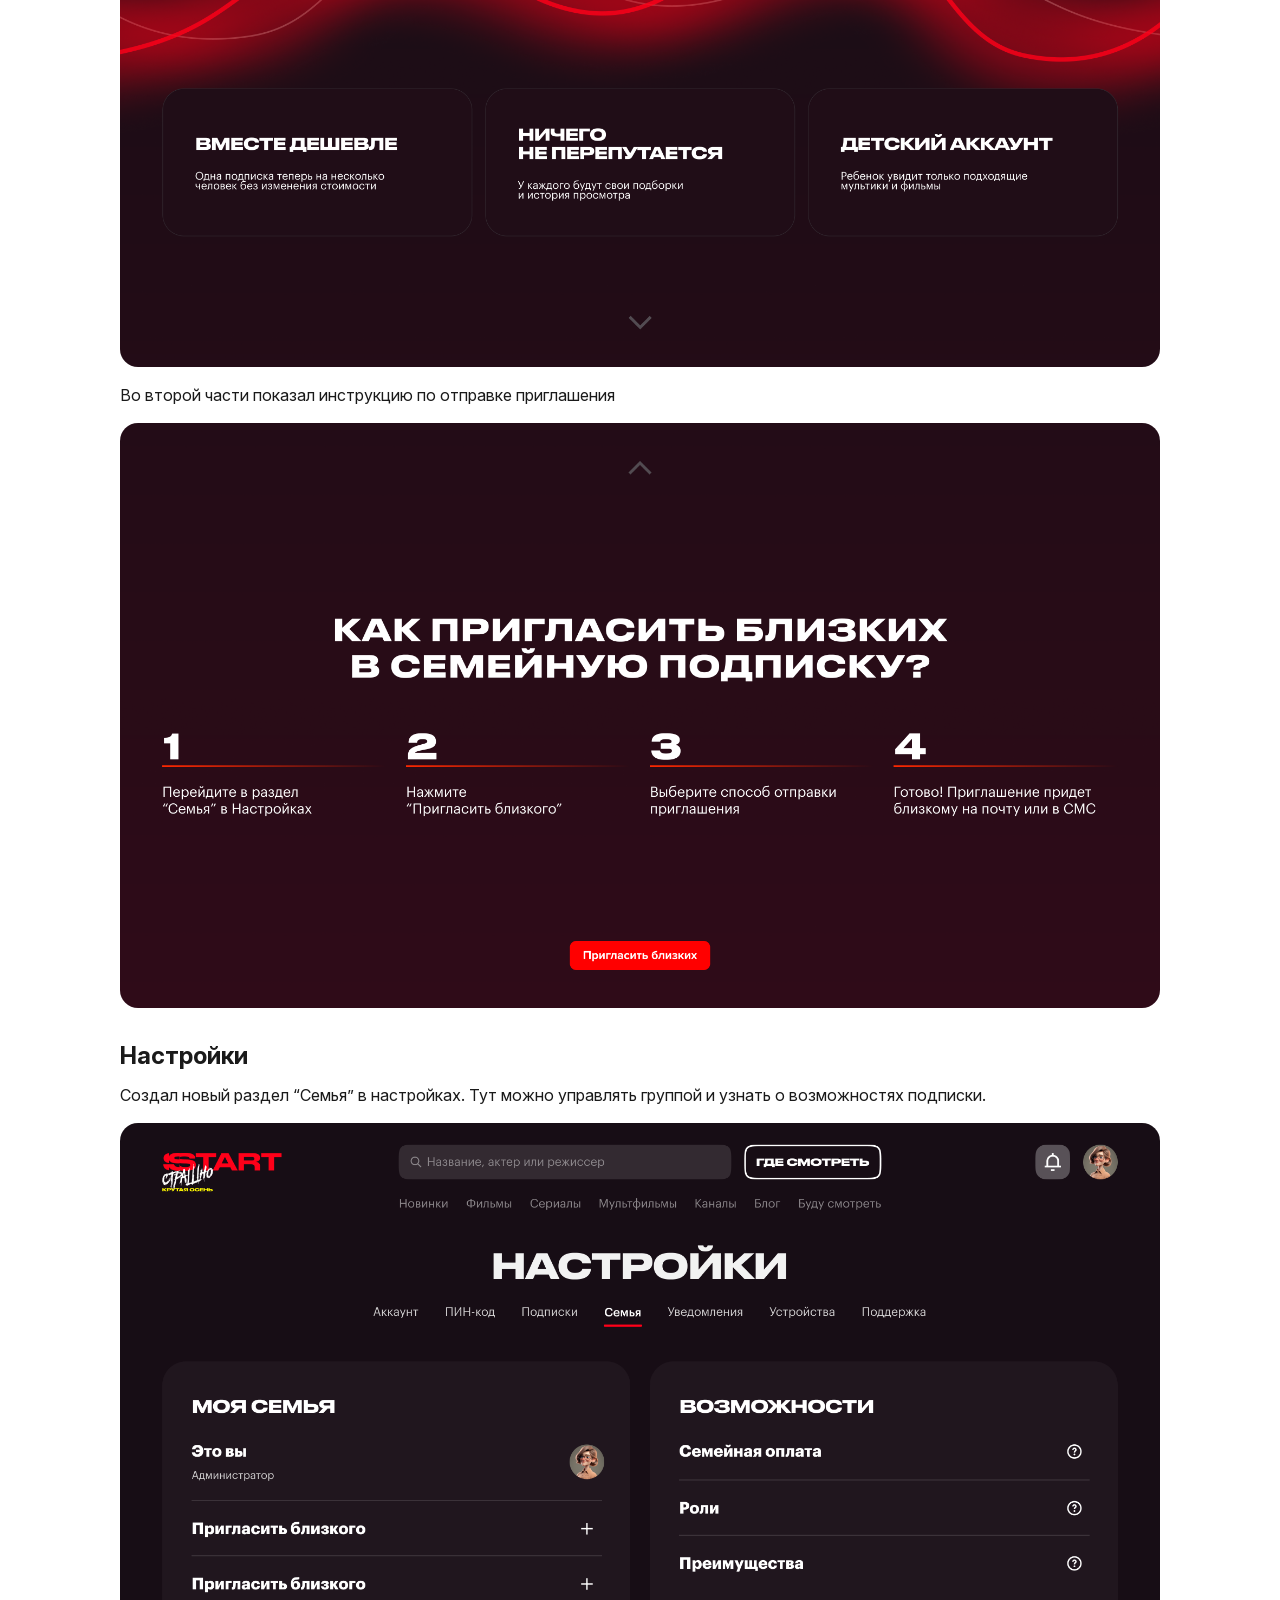
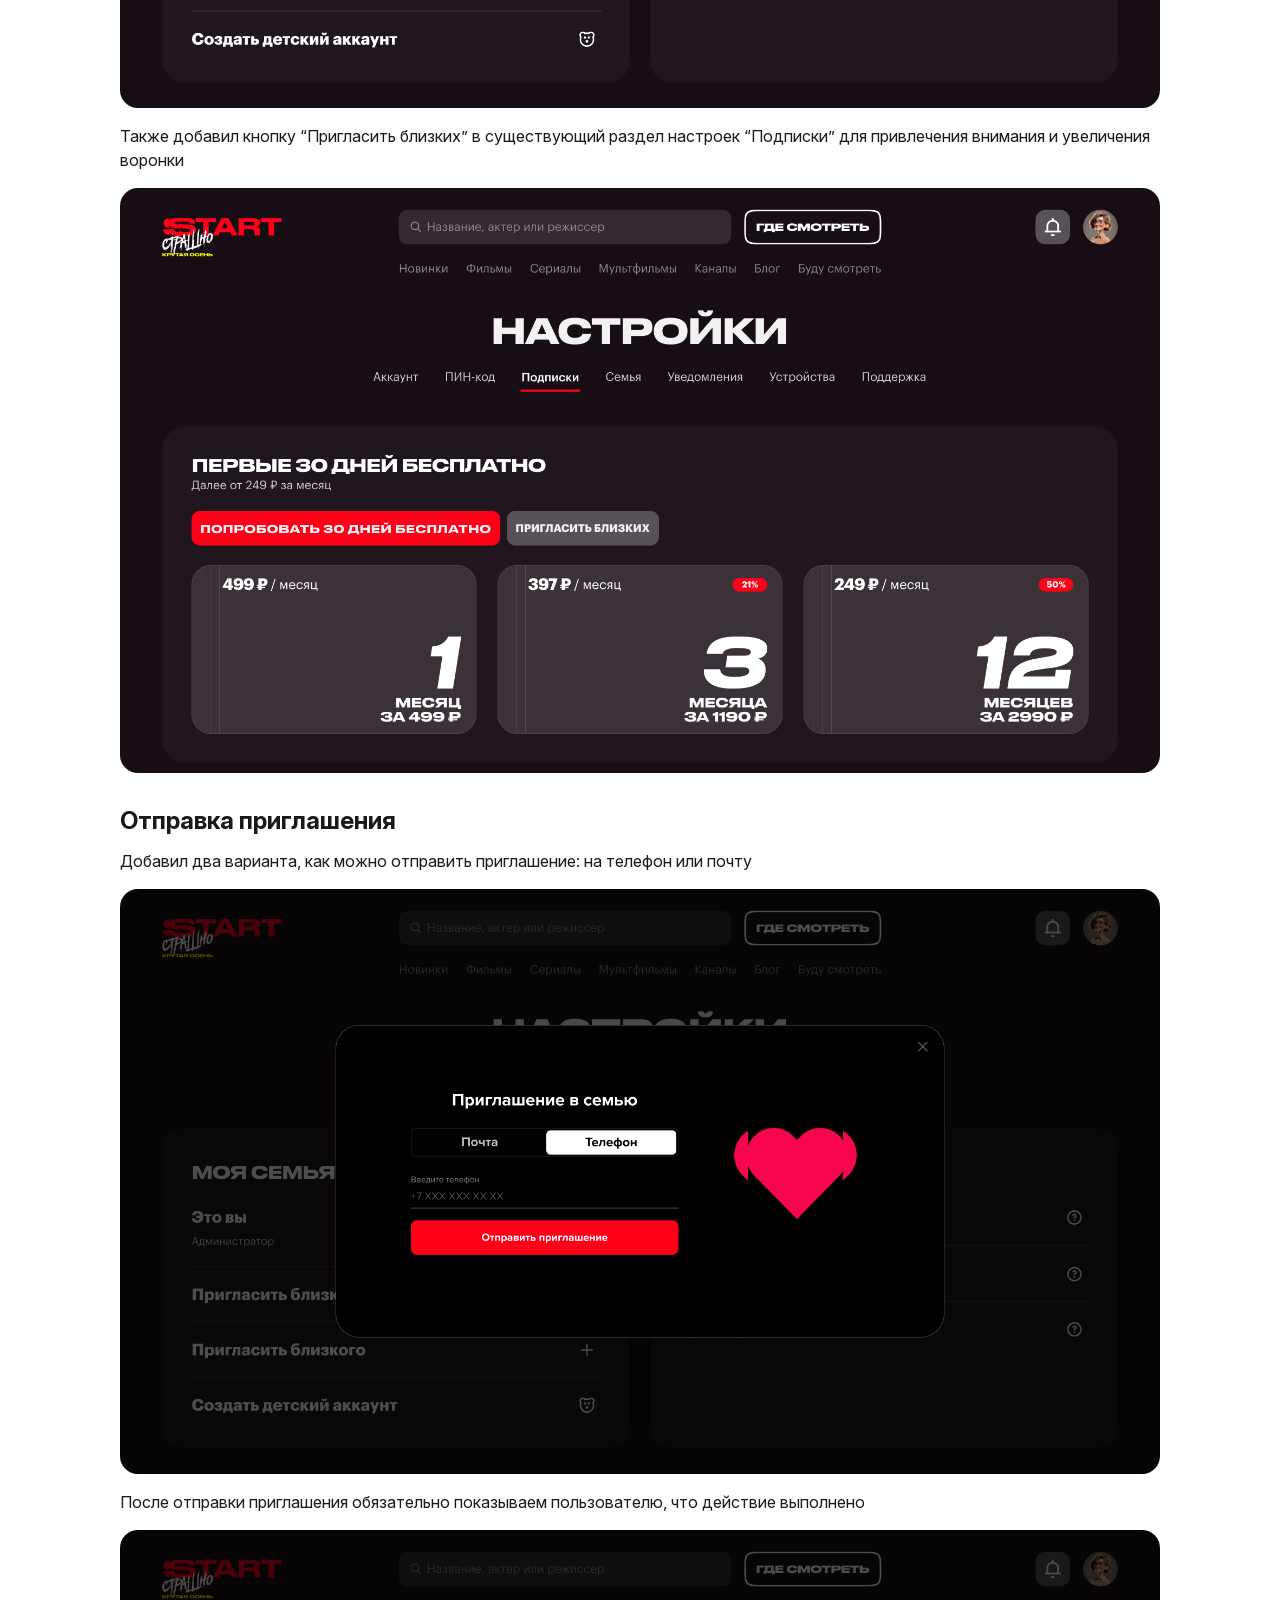
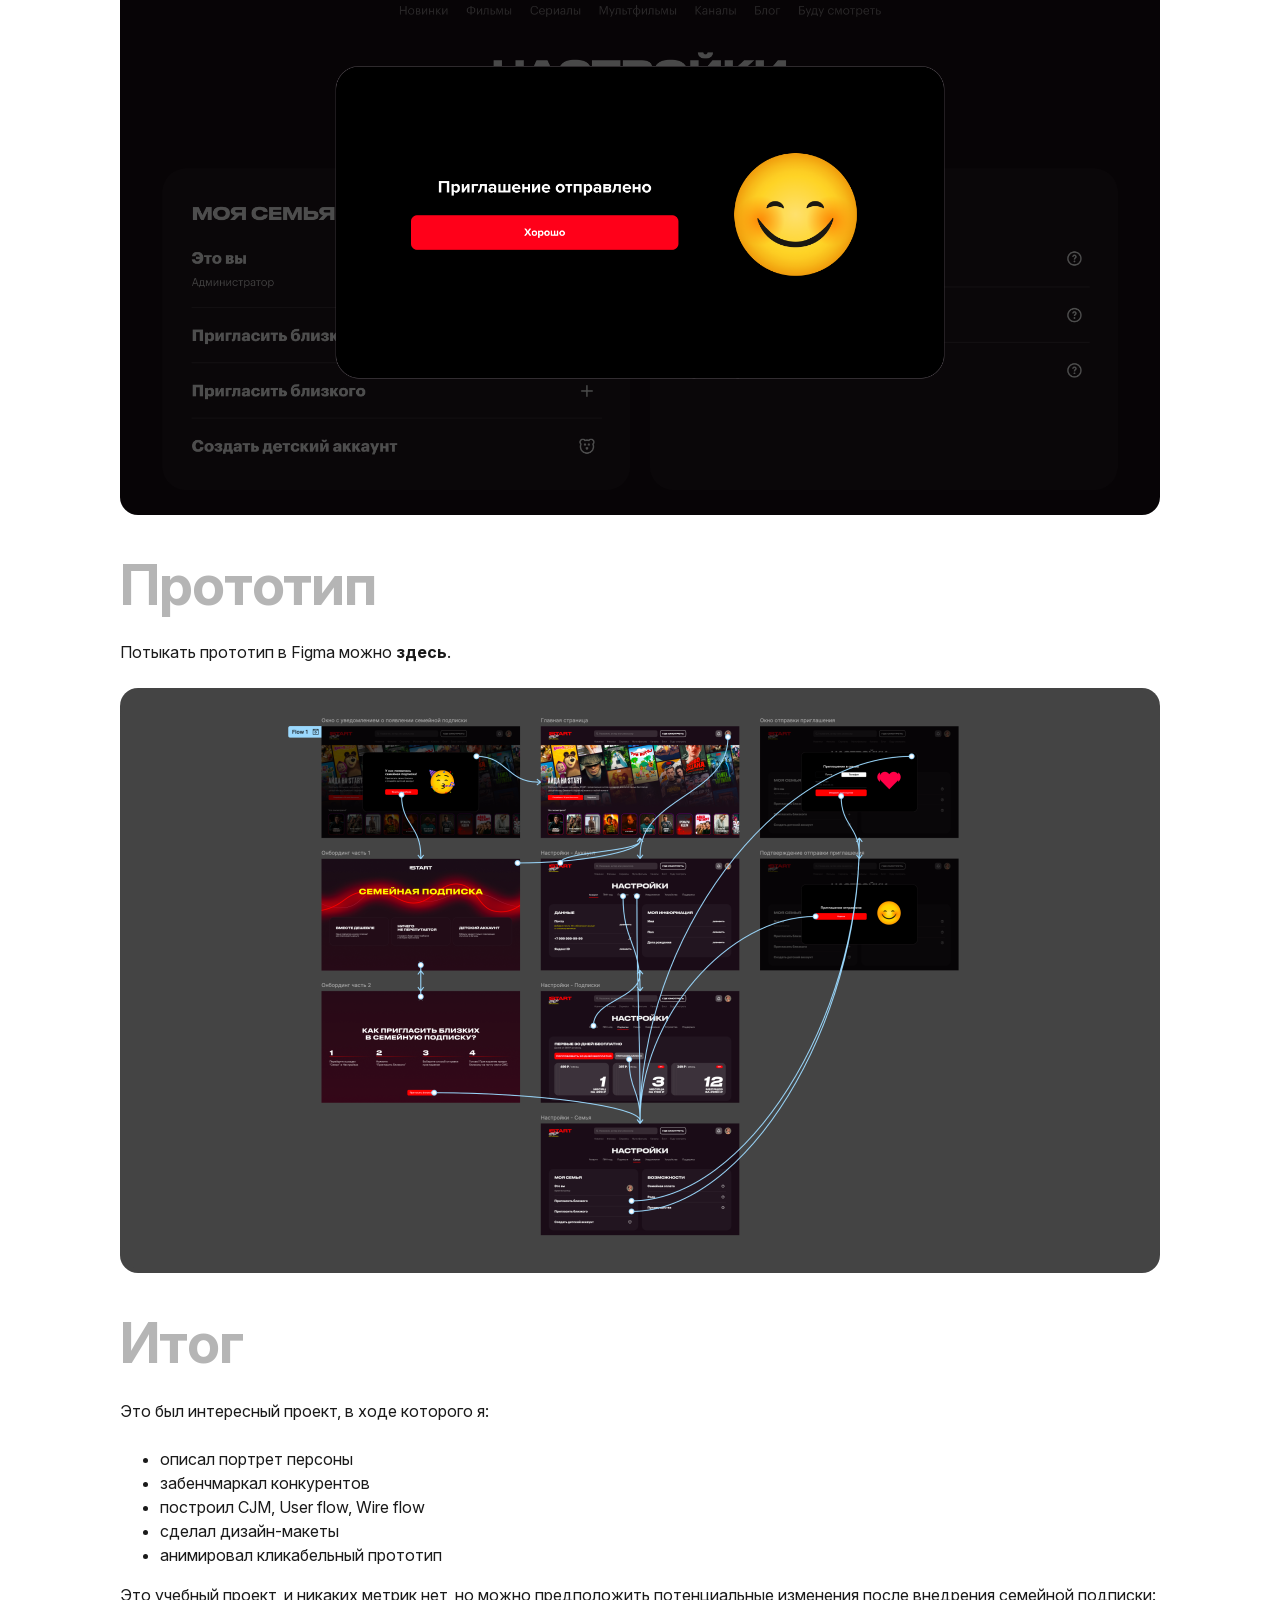
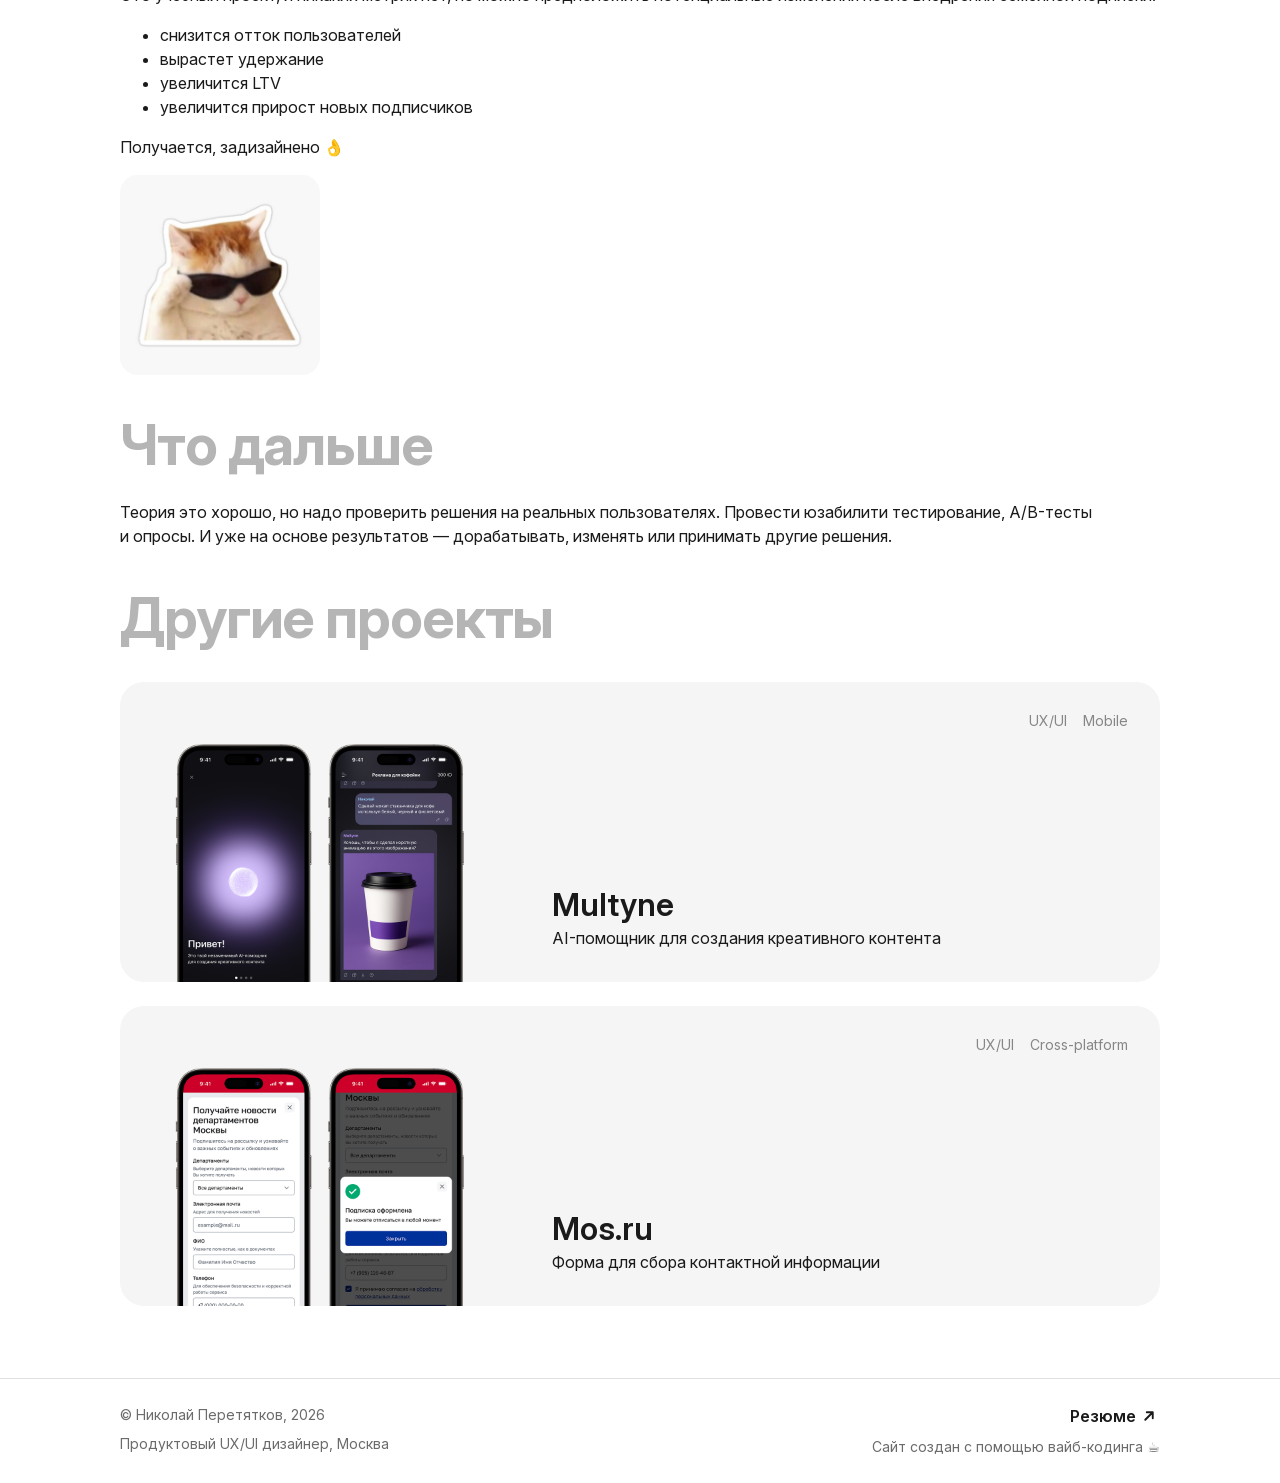
<file: pages/project-start.html>
<!DOCTYPE html>
<html lang="ru" class="is-loading">

<head>
  <meta charset="UTF-8" />
  <meta name="viewport" content="width=device-width, initial-scale=1.0" />
  <link rel="icon" type="image/png" href="../assets/images/layout/header/brand-avatar.png" />
  <link
    rel="preload"
    href="../assets/fonts/InterVariable.woff2"
    as="font"
    type="font/woff2"
    crossorigin
  >
  <title>START</title>
  <meta
    name="description"
    content="Кейс START: семейная подписка в онлайн-кинотеатре."
  >
  <meta property="og:type" content="article">
  <meta property="og:locale" content="ru_RU">
  <meta property="og:site_name" content="nperetyatkov">
  <meta property="og:title" content="Кейс START — nperetyatkov">
  <meta property="og:description" content="Семейная подписка в онлайн-кинотеатре: персона, CJM, benchmarking, user flow, wire flow и макеты.">
  <meta property="og:image" content="../assets/images/pages/home/project-start.png">
  <meta name="twitter:card" content="summary_large_image">
  <meta name="twitter:title" content="Кейс START — nperetyatkov">
  <meta name="twitter:description" content="Семейная подписка в онлайн-кинотеатре: персона, CJM, benchmarking, user flow, wire flow и макеты.">
  <meta name="twitter:image" content="../assets/images/pages/home/project-start.png">
  <style>
    @media (min-width: 800px) and (any-hover: hover) and (any-pointer: fine) {
      html.has-custom-cursor,
      html.has-custom-cursor body,
      html.has-custom-cursor * {
        cursor: none !important;
      }
    }
  </style>
  <link rel="stylesheet" href="../styles/main.css" />
</head>

<body class="project-page" id="top">
  <header class="header">
    <div class="header-inner">
      <div class="header-top">
        <a href="../index.html#top" class="brand brand-link">
          <img
            src="../assets/images/layout/header/brand-avatar.png"
            alt="Avatar"
            class="avatar"
            width="32"
            height="32"
          />
          <span class="logo">nperetyatkov</span>
        </a>

        <nav class="nav">
          <details class="nav-dropdown">
            <summary class="nav-dropdown-trigger">
              Навигация
              <svg
                class="nav-dropdown-icon"
                viewBox="0 0 24 24"
                fill="none"
                width="18"
                height="18"
                aria-hidden="true"
              >
                <path
                  d="M7 10L12 15L17 10"
                  stroke="currentColor"
                  stroke-width="2.5"
                  stroke-linecap="round"
                  stroke-linejoin="round"
                />
              </svg>
            </summary>
            <div class="nav-dropdown-menu" role="menu" aria-label="Навигация по кейсу">
              <span class="nav-dropdown-pointer" aria-hidden="true">👈</span>
            </div>
          </details>

          <a href="https://drive.google.com/file/d/1b1cU3eUuWij1T8GxHsS6-HTpoBDSPTKB/view?usp=sharing" target="_blank" rel="noopener noreferrer" class="nav-resume">
            Резюме
            <svg
              class="resume-icon"
              viewBox="0 0 24 24"
              fill="none"
              width="18"
              height="18"
              aria-hidden="true"
            >
              <path
                d="M7 17L17 7M17 7H9M17 7V15"
                stroke="currentColor"
                stroke-width="2.5"
                stroke-linecap="round"
                stroke-linejoin="round"
              />
            </svg>
          </a>
        </nav>

        <button class="burger" aria-label="Открыть меню" aria-expanded="false">
          <span></span>
          <span></span>
          <span></span>
        </button>
      </div>
      <div class="mobile-menu" aria-hidden="true">
        <nav class="mobile-nav">
          <a href="https://drive.google.com/file/d/1b1cU3eUuWij1T8GxHsS6-HTpoBDSPTKB/view?usp=sharing" target="_blank" rel="noopener noreferrer" class="mobile-resume">
            Резюме
            <svg
              class="resume-icon"
              viewBox="0 0 24 24"
              fill="none"
              width="18"
              height="18"
              aria-hidden="true"
            >
              <path
                d="M7 17L17 7M17 7H9M17 7V15"
                stroke="currentColor"
                stroke-width="2.5"
                stroke-linecap="round"
                stroke-linejoin="round"
              />
            </svg>
          </a>
        </nav>
      </div>
    </div>
  </header>

  <main>
    <section class="project-hero">
      <div class="container">
        <div class="project-hero-layout">
          <div class="project-hero-media">
            <img
              src="../assets/images/pages/home/project-start.png"
              alt="Кейс START"
              width="800"
              height="600"
            />
          </div>
          <div class="project-hero-content">
            <div class="project-hero-tags">
              <span class="project-tag">UX/UI</span>
              <span class="project-tag">Desktop</span>
            </div>
            <h1 class="project-hero-title">START</h1>
            <p class="project-hero-description">
              Семейная подписка в онлайн-кинотеатре
            </p>
          </div>
        </div>
      </div>
    </section>

    <section id="about-project" class="section project-section project-section--about">
      <div class="container">
        <h2>О проекте</h2>
        <p class="project-lead">Немного вводных данных для понимания, что у нас тут происходит</p>
        <div class="project-grid">
          <article class="project-detail">
            <h3>Компания</h3>
            <p>
              START — российский онлайн-кинотеатр, работающий по модели платной
              подписки. В основе контента — фильмы и сериалы собственного
              производства, а также отборный оригинальный контент других
              онлайн-кинотеатров и хиты российского кинопроката.
            </p>
          </article>
          <article class="project-detail">
            <h3>Цель</h3>
            <p>
              Дать пользователям возможность делиться своей подпиской с близкими.
              Для компании это возможность повлиять на отток пользователей.
            </p>
          </article>
          <article class="project-detail">
            <h3>Задачи</h3>
            <ul>
              <li>Сгенерировать идеи</li>
              <li>Спроектировать десктоп решение</li>
            </ul>
          </article>
          <article class="project-detail">
            <h3>Целевая аудитория</h3>
            <p>
              Замужние женщины 30–45 лет, с высшим образованием и достатком
              выше среднего, имеющие одного-двух детей
            </p>
          </article>
        </div>
      </div>
    </section>

    <section id="discovery" class="section project-section">
      <div class="container">
        <div class="project-flow">
          <article id="persona" class="project-detail project-detail--persona">
            <h2>Портрет персоны</h2>
            <p>
              На основе данных от заказчика и небольшого ресерча получилось
              составить портрет типичного пользователя продукта.
            </p>
            <div class="project-grid project-grid--persona">
              <div class="project-persona-card">
                <figure class="project-persona-media">
                  <img
                    src="../assets/images/pages/projects/start/discovery-persona-olga.png"
                    alt="Портрет персоны"
                    width="381"
                    height="479"
                  />
                </figure>
                <ul class="project-persona-facts">
                  <li><strong>Имя:</strong> Ольга, 35 лет</li>
                  <li><strong>Семья:</strong> замужем, 2 ребенка (7 и 12 лет)</li>
                  <li><strong>Профессия:</strong> бухгалтер в крупной компании</li>
                  <li><strong>Доход:</strong> стабильный, выше среднего</li>
                </ul>
              </div>

              <div class="project-detail project-persona-block">
                <h3>Цели</h3>
                <ul>
                  <li>Найти семейный контент для вечеров вместе</li>
                  <li>Безопасные и удобные детские разделы</li>
                  <li>Возможность смотреть сериал/фильм на разных устройствах одновременно</li>
                </ul>
              </div>

              <div class="project-detail project-persona-block">
                <h3>Боли и барьеры</h3>
                <ul>
                  <li>Дети часто спорят, кто будет смотреть</li>
                  <li>Нет времени разбираться в настройках</li>
                  <li>Бесит, когда доступ ограничен 1–2 устройствами</li>
                </ul>
              </div>

              <div class="project-detail project-persona-block">
                <h3>Мотивация</h3>
                <p>Ценит удобство и экономию, хочет, чтобы подписка работала «для всех сразу»</p>
              </div>
            </div>
          </article>

          <article id="customer-journey-map" class="project-detail">
            <h2>Customer journey map</h2>
            <p>Пообщался с пользователями онлайн-кинотеатров и построил CJM.</p>
            <figure class="project-image-block project-image-block--flat-lightbox" data-lightbox-frame="white">
              <img
                src="../assets/images/pages/projects/start/discovery-cjm.png"
                alt="Customer Journey Map для семейной подписки"
                width="3590"
                height="1244"
              />
            </figure>
          </article>

          <article id="benchmarking" class="project-detail">
            <h2>Бенчмаркинг</h2>
            <p>
              Посмотрел, как с задачей реализации семейной подписки справились
              ближайшие конкуренты, выделил по два основных поинта у каждого.
            </p>
            <h3>Кинопоиск</h3>
            <p>
              В личном кабинете есть целый раздел “Семья”, где расположена кнопка “Пригласить близкого”
              и описаны возможности группы
            </p>
            <figure class="project-image-block">
              <img
                src="../assets/images/pages/projects/start/layout-settings-family.png"
                alt="Новый раздел Семья в настройках"
                width="2080"
                height="1104"
              />
            </figure>
            <p>Есть несколько вариантов, как можно отправить приглашение</p>
            <figure class="project-image-block">
              <img
                src="../assets/images/pages/projects/start/benchmark-kinopoisk-invite-options.png"
                alt="Варианты отправки приглашения"
                width="3024"
                height="1750"
              />
            </figure>
            <h3>ИВИ</h3>
            <p>Поделиться подпиской можно из главного меню личного кабинета</p>
            <figure class="project-image-block">
              <img
                src="../assets/images/pages/projects/start/benchmark-ivi-main-menu.png"
                alt="Поделиться подпиской из главного меню личного кабинета"
                width="1968"
                height="1056"
              />
            </figure>
            <p>Также есть возможность поделиться подпиской в разделе “Мои аккаунты”</p>
            <figure class="project-image-block">
              <img
                src="../assets/images/pages/projects/start/discovery-reference-ivi-share.png"
                alt="Референс сценария шаринга подписки"
                width="4096"
                height="2880"
              />
            </figure>
          </article>

          <article id="ideas" class="project-detail">
            <h2>Идеи</h2>
            <p>На основе аудита я решил, что задачу можно решить за 3 шага</p>
            <ul>
              <li>Добавить раздел “Семья”, где можно управлять семейной подпиской и видеть всех участников</li>
              <li>Добавить возможность приглашать в семейную подписку из раздела “Подписки”</li>
              <li>Пошагово ознакомить пользователей с новой функцией</li>
            </ul>
          </article>

          <article id="user-flow" class="project-detail">
            <h2>User flow</h2>
            <p>Прикинул пользовательский путь и обернул в блок-схему.</p>
            <figure class="project-image-block project-image-block--flat-lightbox" data-lightbox-frame="white">
              <img
                src="../assets/images/pages/projects/start/flow-user.png"
                alt="Схема user flow"
                width="3556"
                height="1864"
              />
            </figure>
          </article>

          <article id="wire-flow" class="project-detail">
            <h2>Wire flow</h2>
            <p>Накидал низкоуровневый дизайн задействованных экранов.</p>
            <figure class="project-image-block project-image-block--flat-lightbox" data-lightbox-frame="white">
              <img
                src="../assets/images/pages/projects/start/flow-wire.png"
                alt="Схема wire flow"
                width="3444"
                height="1862"
              />
            </figure>
          </article>
        </div>
      </div>
    </section>

    <section id="layouts" class="section project-section">
      <div class="container">
        <h2>Дизайн макеты</h2>
        <p class="project-lead">
          Наконец-то переходим к макетам.
        </p>
        <p>
          Для реализации задачи были созданы новые экраны, а также использованы уже существующие.
          При создании новых и доработке старых экранов были применены дизайн-система и UI-kit заказчика.
        </p>
        <p>
          Ниже покажу и прокомментирую ключевые макеты.
        </p>
        <div class="project-flow">
          <article class="project-detail">
            <h3>Уведомление</h3>
            <p>
              При открытии сервиса пользователя встречает уведомление о появлении семейной подписки.
              Тут же предлагаем ему узнать подробности.
            </p>
            <figure class="project-image-block">
              <img
                src="../assets/images/pages/projects/start/layout-notification.png"
                alt="Экран уведомления о семейной подписке"
                width="3840"
                height="2160"
              />
            </figure>
          </article>

          <article class="project-detail">
            <h3>Онбординг</h3>
            <p>
              Оформил онбординг на двух экранах.
              В первой части выделил 3 главных преимущества.
            </p>
            <figure class="project-image-block">
              <img
                src="../assets/images/pages/projects/start/layout-onboarding-benefits.png"
                alt="Онбординг: преимущества семейной подписки"
                width="3840"
                height="2160"
              />
            </figure>
            <p>Во второй части показал инструкцию по отправке приглашения</p>
            <figure class="project-image-block">
              <img
                src="../assets/images/pages/projects/start/layout-invite-success.png"
                alt="Подтверждение успешной отправки приглашения"
                width="3840"
                height="2160"
              />
            </figure>
          </article>

          <article class="project-detail">
            <h3>Настройки</h3>
            <p>
              Создал новый раздел “Семья” в настройках.
              Тут можно управлять группой и узнать о возможностях подписки.
            </p>
            <figure class="project-image-block">
              <img
                src="../assets/images/pages/projects/start/layout-settings-subscriptions.png"
                alt="Точка входа в семейную подписку из раздела Подписки"
                width="3840"
                height="2160"
              />
            </figure>
            <p>
              Также добавил кнопку “Пригласить близких” в существующий раздел настроек “Подписки”
              для привлечения внимания и увеличения воронки
            </p>
            <figure class="project-image-block">
              <img
                src="../assets/images/pages/projects/start/discovery-benchmark-kinopoisk.png"
                alt="Референс личного кабинета онлайн-кинотеатра"
                width="3840"
                height="2160"
              />
            </figure>
          </article>

          <article class="project-detail">
            <h3>Отправка приглашения</h3>
            <p>
              Добавил два варианта, как можно отправить приглашение: на телефон или почту
            </p>
            <figure class="project-image-block">
              <img
                src="../assets/images/pages/projects/start/layout-invite-form.png"
                alt="Форма отправки приглашения"
                width="3840"
                height="2160"
              />
            </figure>
            <p>После отправки приглашения обязательно показываем пользователю, что действие выполнено</p>
            <figure class="project-image-block">
              <img
                src="../assets/images/pages/projects/start/layout-onboarding-steps.png"
                alt="Онбординг: инструкция по приглашению"
                width="3840"
                height="2160"
              />
            </figure>
          </article>
        </div>
      </div>
    </section>

    <section id="prototype" class="section project-section">
      <div class="container">
        <h2>Прототип</h2>
        <p class="project-lead">
          Потыкать прототип в Figma можно
          <a
            class="project-inline-link"
            href="https://www.figma.com/proto/3hHmlITuDnwNq4uaTDETUh/%D0%9F%D1%80%D0%BE%D0%B5%D0%BA%D1%82%D0%B8%D1%80%D0%BE%D0%B2%D0%B0%D0%BD%D0%B8%D0%B5-%D1%81%D0%B5%D0%BC%D0%B5%D0%B8%CC%86%D0%BD%D0%BE%D0%B8%CC%86-%D0%BF%D0%BE%D0%B4%D0%BF%D0%B8%D1%81%D0%BA%D0%B8-%D0%B2-%D0%BE%D0%BD%D0%BB%D0%B0%D0%B8%CC%86%D0%BD-%D0%BA%D0%B8%D0%BD%D0%BE%D1%82%D0%B5%D0%B0%D1%82%D1%80%D0%B5-START?page-id=190%3A2&amp;node-id=279-1286&amp;viewport=-1548%2C110%2C0.23&amp;t=AZD83ZeVPyjLvRF9-1&amp;scaling=scale-down&amp;content-scaling=fixed&amp;starting-point-node-id=279%3A1286"
            target="_blank"
            rel="noopener noreferrer"
          >здесь</a>.
        </p>
        <figure class="project-image-block">
          <img
            src="../assets/images/pages/projects/start/prototype-flow.png"
            alt="Карта прототипа и сценариев семейной подписки"
            width="2080"
            height="1170"
          />
        </figure>
      </div>
    </section>

    <section id="result" class="section project-section">
      <div class="container">
        <h2>Итог</h2>
        <p class="project-lead">
          Это был интересный проект, в ходе которого я:
        </p>
        <ul>
          <li>описал портрет персоны</li>
          <li>забенчмаркал конкурентов</li>
          <li>построил CJM, User flow, Wire flow</li>
          <li>сделал дизайн-макеты</li>
          <li>анимировал кликабельный прототип</li>
        </ul>
        <p>
          Это учебный проект, и никаких метрик нет, но можно предположить потенциальные
          изменения после внедрения семейной подписки:
        </p>
        <ul>
          <li>снизится отток пользователей</li>
          <li>вырастет удержание</li>
          <li>увеличится LTV</li>
          <li>увеличится прирост новых подписчиков</li>
        </ul>
        <p>
          Получается, задизайнено 👌
        </p>
        <figure class="project-image-block project-image-block--sticker" data-lightbox="off">
          <img
            src="../assets/images/pages/projects/start/result-sticker.png"
            alt="Иллюстрация к финалу кейса"
            width="900"
            height="900"
          />
        </figure>
      </div>
    </section>

    <section id="next-steps" class="section project-section">
      <div class="container">
        <h2>Что дальше</h2>
        <p class="project-lead">
          Теория это хорошо, но надо проверить решения на реальных пользователях.
          Провести юзабилити тестирование, A/B-тесты и опросы.
          И уже на основе результатов — дорабатывать, изменять или принимать другие решения.
        </p>
      </div>
    </section>

    <section id="other-projects" class="section project-section project-section-last">
      <div class="container">
        <h2>Другие проекты</h2>
        <div class="portfolio">
          <article class="project-card">
            <a href="project-multyne.html" class="project-card-link">
              <div class="project-card-media">
                <img
                  src="../assets/images/pages/home/project-multyne.png"
                  alt="Проект Multyne"
                  width="800"
                  height="600"
                />
              </div>

              <div class="project-card-content">
                <div class="project-card-tags">
                  <span class="project-tag">UX/UI</span>
                  <span class="project-tag">Mobile</span>
                </div>

                <h3 class="project-card-title">Multyne</h3>
                <p class="project-card-description">
                  AI-помощник для создания креативного контента
                </p>
              </div>
            </a>
          </article>

          <article class="project-card">
            <a href="project-mosru.html" class="project-card-link">
              <div class="project-card-media">
                <img
                  src="../assets/images/pages/home/project-mosru.png"
                  alt="Проект Mos.ru"
                  width="800"
                  height="600"
                />
              </div>

              <div class="project-card-content">
                <div class="project-card-tags">
                  <span class="project-tag">UX/UI</span>
                  <span class="project-tag">Cross-platform</span>
                </div>

                <h3 class="project-card-title">Mos.ru</h3>
                <p class="project-card-description">
                  Форма для сбора контактной информации
                </p>
              </div>
            </a>
          </article>
        </div>
      </div>
    </section>
  </main>

  <footer class="footer">
    <div class="container">
      <div class="footer-shell">
        <div class="footer-grid">
          <div class="footer-left">
            <p class="footer-copy">© Николай Перетятков, 2026</p>
            <p class="footer-role">Продуктовый UX/UI дизайнер, Москва</p>
          </div>

          <div class="footer-right">
            <a href="https://drive.google.com/file/d/1b1cU3eUuWij1T8GxHsS6-HTpoBDSPTKB/view?usp=sharing" target="_blank" rel="noopener noreferrer" class="nav-resume footer-resume">
              Резюме
              <svg
                class="resume-icon"
                viewBox="0 0 24 24"
                fill="none"
                width="18"
                height="18"
                aria-hidden="true"
              >
                <path
                  d="M7 17L17 7M17 7H9M17 7V15"
                  stroke="currentColor"
                  stroke-width="2.5"
                  stroke-linecap="round"
                  stroke-linejoin="round"
                />
              </svg>
            </a>

            <p class="footer-note">Сайт создан с помощью вайб-кодинга ☕️</p>
          </div>
        </div>
      </div>
    </div>
  </footer>

  <div class="cursor" aria-hidden="true"></div>
  <script id="case-nav-data" type="application/json">
    [
      { "id": "about-project", "label": "О проекте" },
      { "id": "persona", "label": "Портрет персоны" },
      { "id": "customer-journey-map", "label": "Customer journey map" },
      { "id": "benchmarking", "label": "Бенчмаркинг" },
      { "id": "ideas", "label": "Идеи" },
      { "id": "user-flow", "label": "User flow" },
      { "id": "wire-flow", "label": "Wire flow" },
      { "id": "layouts", "label": "Дизайн макеты" },
      { "id": "prototype", "label": "Прототип" },
      { "id": "result", "label": "Итог" },
      { "id": "next-steps", "label": "Что дальше" },
      { "id": "other-projects", "label": "Другие проекты" }
    ]
  </script>
  <script type="module" src="../scripts/main.js"></script>
  <noscript>
    <p style="padding:16px;text-align:center">
      Для корректной работы сайта требуется включённый JavaScript.
    </p>
  </noscript>
</body>

</html>
</file>
<file: styles/main.css>
@import "./base/tokens.css";
@import "./base/base.css";
@import "./base/typography.css";

@import "./layout/layout.css";
@import "./layout/header.css";
@import "./layout/footer.css";

@import "./components/brand.css";
@import "./components/menu.css";
@import "./components/project-card.css";
@import "./components/cursor.css";

@import "./pages/home.css";
@import "./pages/not-found.css";
@import "./pages/project.css";
</file>
